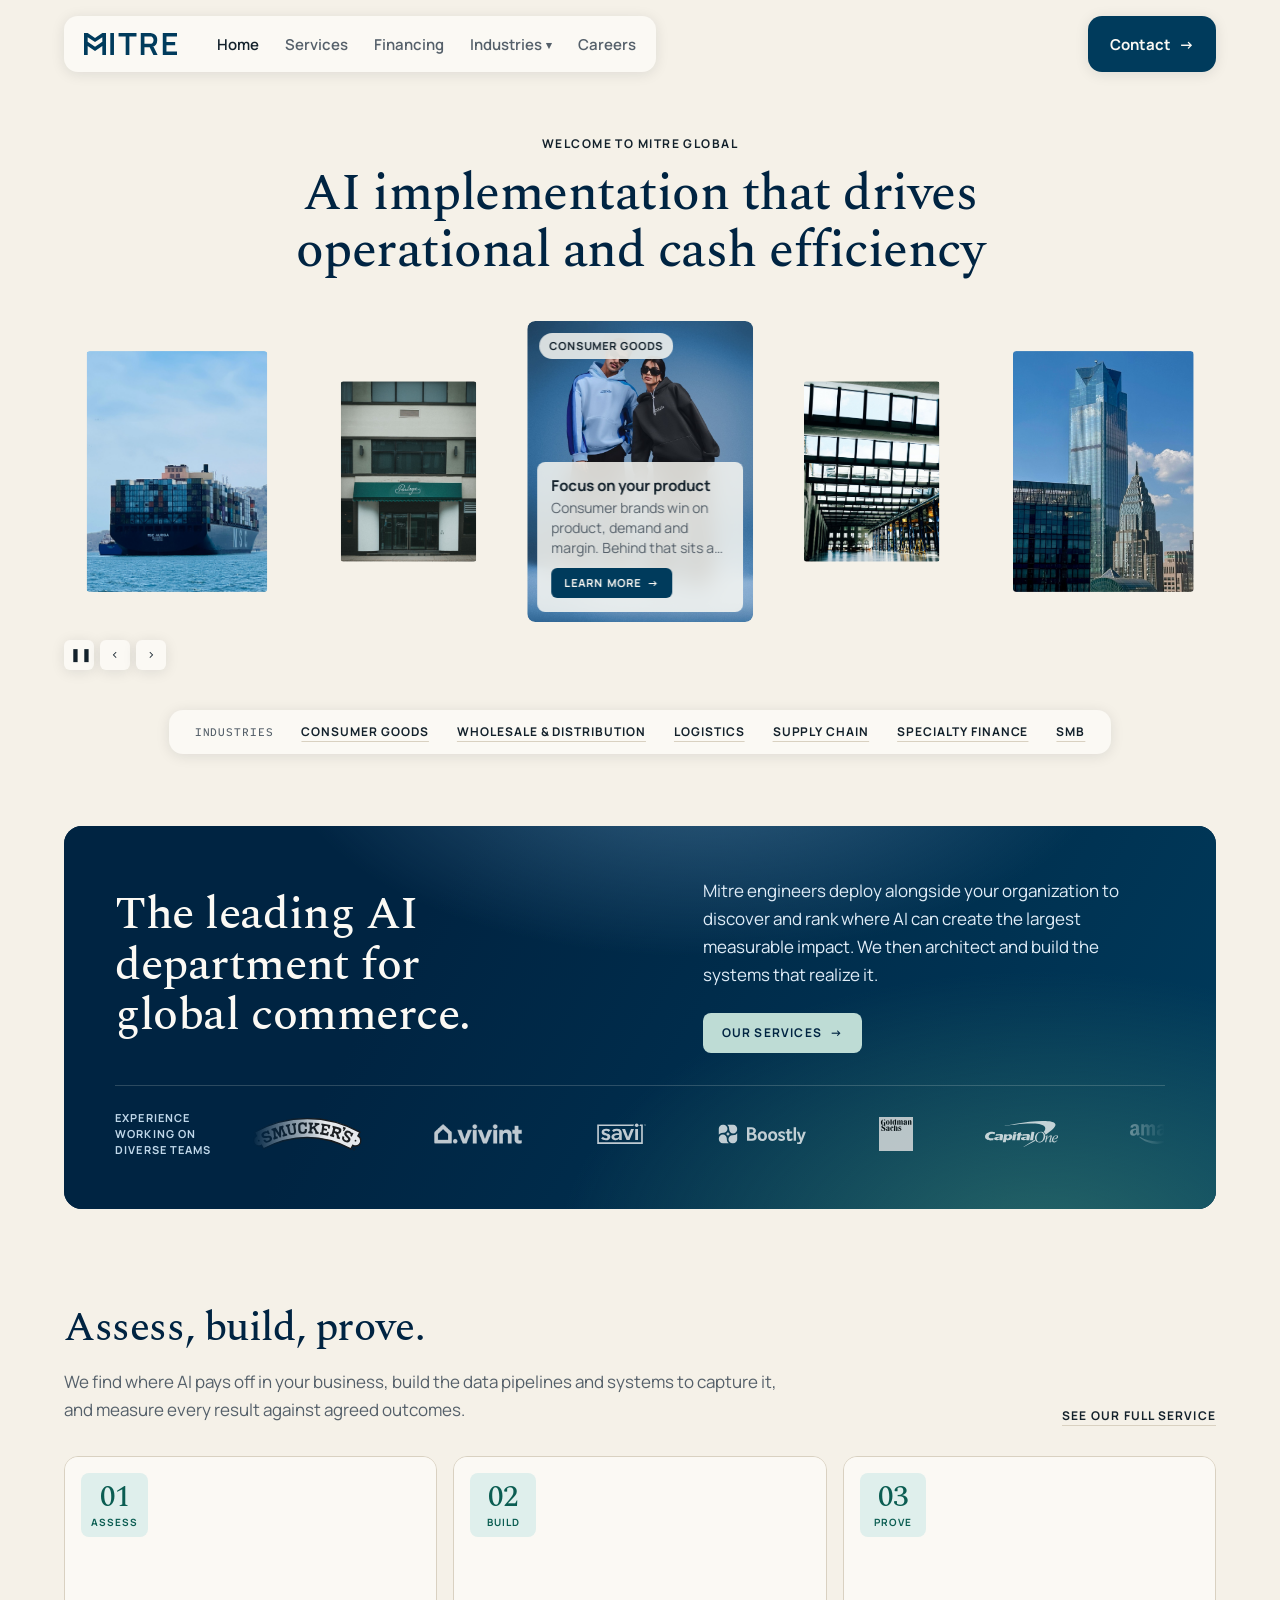
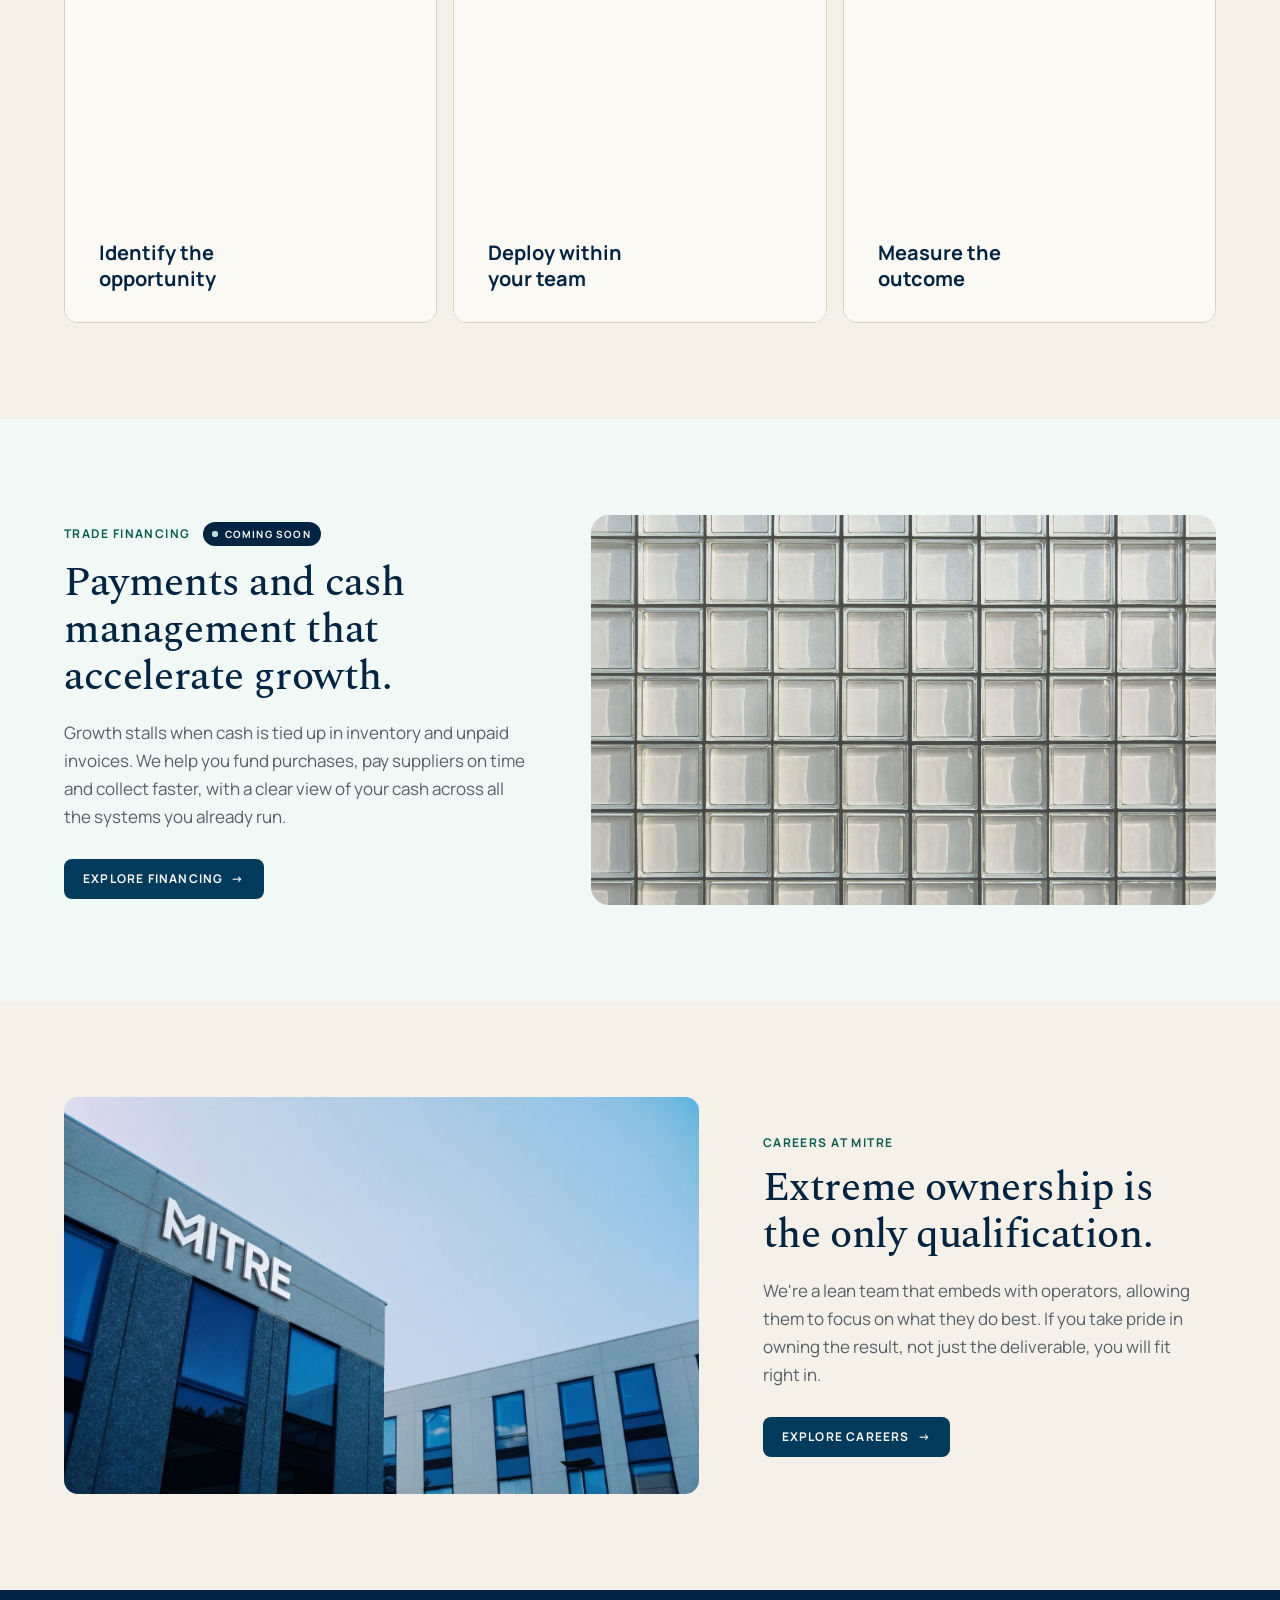
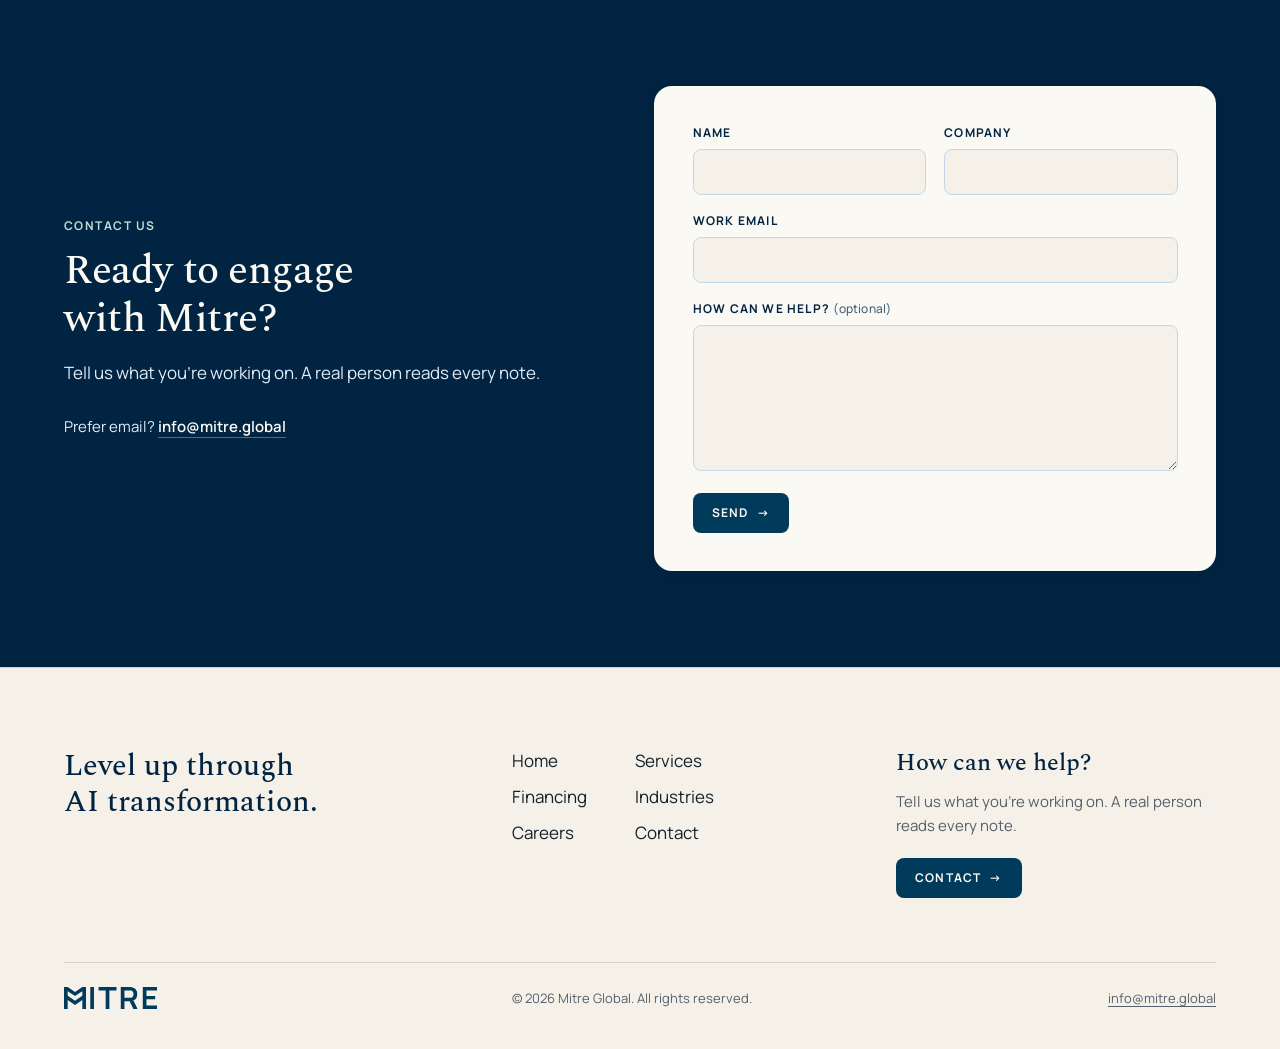
<file: index.html>
<!DOCTYPE html>
<html lang="en">
<head>
  <meta charset="UTF-8" />
  <meta name="viewport" content="width=device-width, initial-scale=1.0" />
  <title>Mitre Global | AI implementation that drives operational and cash efficiency</title>
  <link rel="canonical" href="https://mitre.global/" />
  <meta name="description" content="Mitre embeds engineers in your business to find where AI creates value and build the systems that capture it. AI implementation that drives operational and cash efficiency." />
  <meta property="og:description" content="Mitre embeds engineers in your business to find where AI creates value and build the systems that capture it. AI implementation that drives operational and cash efficiency." />
  <meta property="og:type" content="website" />
  <meta property="og:site_name" content="Mitre" />
  <meta property="og:title" content="Mitre Global | AI implementation that drives operational and cash efficiency" />
  <meta property="og:url" content="https://mitre.global/" />
  <meta name="twitter:card" content="summary" />
  <link rel="icon" type="image/svg+xml" href="/favicon.svg?v=4acdc474" />
  <link rel="icon" type="image/png" sizes="32x32" href="/favicon-32.png?v=2815bd40" />
  <link rel="apple-touch-icon" href="/apple-touch-icon.png?v=2659dbe8" />
  <link rel="preconnect" href="https://fonts.googleapis.com" />
  <link rel="preconnect" href="https://fonts.gstatic.com" crossorigin />
  <link href="https://fonts.googleapis.com/css2?family=Manrope:wght@400;600;700&amp;family=Red+Hat+Mono:wght@500&amp;family=Spectral:wght@500&amp;display=swap" rel="stylesheet" />
  <link rel="stylesheet" href="/v2/site.css?v=62d42024" />
</head>
<body>
  <header class="hdr" id="nav">
    <div class="hdr__in">
      <div class="island island--nav">
        <button class="island__menu" id="navMenu" aria-label="Menu" aria-expanded="false" aria-controls="mobileMenu">≡</button>
        <a class="island__brand" href="/"><img src="/public/brand/mitre-wordmark-blue.svg" alt="Mitre" width="101" height="24" /></a>
        <nav class="island__links" aria-label="Primary">
          <a href="/" aria-current="page">Home</a>
          <a href="/services/">Services</a>
          <a href="/financing/">Financing</a>
          <div class="island__group">
            <a class="island__parent" href="/industries/">Industries<span class="island__chev" aria-hidden="true">▾</span></a>
            <div class="island__drop">
              <ul class="island__panel" aria-label="Industries">
              <li><a href="/consumer-goods/">Consumer Goods</a></li>
              <li><a href="/wholesale-distribution/">Wholesale &amp; Distribution</a></li>
              <li><a href="/logistics/">Logistics</a></li>
              <li><a href="/supply-chain/">Supply Chain</a></li>
              <li><a href="/specialty-finance/">Specialty Finance</a></li>
              <li><a href="/smb/">SMB</a></li>
              </ul>
            </div>
          </div>
          <a href="/careers/">Careers</a>
        </nav>
      </div>
      <a class="island island--cta" href="/contact/">Contact <span aria-hidden="true">→</span></a>
    </div>
  </header>
  <nav class="mmenu" id="mobileMenu" aria-label="Menu" aria-hidden="true">
    <a href="/" aria-current="page">Home</a>
    <a href="/services/">Services</a>
    <a href="/financing/">Financing</a>
    <a href="/industries/">Industries</a>
    <div class="mmenu__sub">
      <a href="/consumer-goods/">Consumer Goods</a>
      <a href="/wholesale-distribution/">Wholesale &amp; Distribution</a>
      <a href="/logistics/">Logistics</a>
      <a href="/supply-chain/">Supply Chain</a>
      <a href="/specialty-finance/">Specialty Finance</a>
      <a href="/smb/">SMB</a>
    </div>
    <a href="/careers/">Careers</a>
    <a href="/contact/">Contact</a>
  </nav>

  <main id="page">
    <section class="hero" aria-labelledby="hero-title">
      <div class="wrap">
        <p class="eyebrow">Welcome to Mitre Global</p>
        <h1 class="h-display" id="hero-title">AI implementation that drives <br class="br-wide" />operational and cash efficiency</h1>
      </div>
      <div class="wrap car" data-carousel role="region" aria-roledescription="carousel" aria-label="Featured stories">
        <div class="car__stage">
          <div class="slide" role="group" aria-roledescription="slide" aria-label="1 of 6">
            <div class="slide__media"><img src="/assets/carousel/consumer-goods.jpg?v=839187c4" alt="Two models in oversized hoodies against a blue studio backdrop" width="733" height="1100" loading="eager" decoding="async" /></div>
            <span class="slide__chip">Consumer Goods</span>
            <div class="slide__card">
              <h2 class="slide__title">Focus on your product</h2>
              <p class="slide__desc">Consumer brands win on product, demand and margin. Behind that sits a heavy operational load: forecasting demand, managing inventory across channels, coordinating overseas suppliers and production runs, tracking landed costs, and reconciling sales from every marketplace and retailer. Mitre embeds with your team to take that work off your operators' plates, sharpen forecasting and inventory decisions, and give leadership a clear, current view of margin by product and channel.</p>
              <a class="btn btn--primary btn--sm" href="/consumer-goods/">Learn more <span aria-hidden="true">→</span></a>
            </div>
          </div>
          <div class="slide" role="group" aria-roledescription="slide" aria-label="2 of 6">
            <div class="slide__media"><img src="/assets/carousel/wholesale-distribution.jpg?v=6de558ee" alt="A long, skylit industrial hall with blue steel columns" width="733" height="1100" loading="eager" decoding="async" /></div>
            <span class="slide__chip">Wholesale &amp; Distribution</span>
            <div class="slide__card">
              <h2 class="slide__title">Win on every order</h2>
              <p class="slide__desc">Distributors win on volume at thin margins. Value comes from buying right, keeping the right stock in the right place, quoting and fulfilling orders quickly, and collecting on time. Much of that still runs on email, spreadsheets and manual order entry. Mitre works alongside your team to automate order intake and quoting, improve purchasing and replenishment decisions, and shorten the path from order to cash, so your people spend their time on customers and suppliers.</p>
              <a class="btn btn--primary btn--sm" href="/wholesale-distribution/">Learn more <span aria-hidden="true">→</span></a>
            </div>
          </div>
          <div class="slide" role="group" aria-roledescription="slide" aria-label="3 of 6">
            <div class="slide__media"><img src="/assets/carousel/specialty-finance.jpg?v=dda412d0" alt="A glass skyscraper against a blue sky" width="733" height="1100" loading="eager" decoding="async" /></div>
            <span class="slide__chip">Specialty Finance</span>
            <div class="slide__card">
              <h2 class="slide__title">Grow your book of business</h2>
              <p class="slide__desc">For factors, PO financiers and small business lenders, returns come down to how quickly and accurately you evaluate a deal, verify what stands behind it, and watch the book once it funds. Much of that still means collecting documents, spreading financials, verifying invoices and chasing collections by hand. Mitre embeds with your team to automate intake and verification, give underwriters richer data to decide on, and flag portfolio risk early, so you grow volume without adding risk or headcount.</p>
              <a class="btn btn--primary btn--sm" href="/specialty-finance/">Learn more <span aria-hidden="true">→</span></a>
            </div>
          </div>
          <div class="slide" role="group" aria-roledescription="slide" aria-label="4 of 6">
            <div class="slide__media"><img src="/assets/carousel/supply-chain.jpg?v=6a911abe" alt="Close-up of tubing and fittings on a production line" width="733" height="1100" loading="lazy" decoding="async" /></div>
            <span class="slide__chip">Supply Chain</span>
            <div class="slide__card">
              <h2 class="slide__title">Act with more insight</h2>
              <p class="slide__desc">Sourcing teams, manufacturers, and supply chain consultants and brokers create value by finding the right suppliers, negotiating cost, keeping production on schedule and managing risk across borders. That work depends on information scattered across supplier emails, purchase orders, quality reports and spreadsheets. Mitre works with your team to unify that data, automate supplier communication and PO tracking, and surface cost, lead time and risk signals early, so decisions are made with the full picture.</p>
              <a class="btn btn--primary btn--sm" href="/supply-chain/">Learn more <span aria-hidden="true">→</span></a>
            </div>
          </div>
          <div class="slide" role="group" aria-roledescription="slide" aria-label="5 of 6">
            <div class="slide__media"><img src="/assets/carousel/logistics.jpg?v=1028bf9f" alt="A fully loaded container ship at sea" width="733" height="1100" loading="lazy" decoding="async" /></div>
            <span class="slide__chip">Logistics</span>
            <div class="slide__card">
              <h2 class="slide__title">Streamline your operation</h2>
              <p class="slide__desc">For 3PLs, freight forwarders and warehouse operators, every shipment generates documents, updates and exceptions. Quoting, booking, customs paperwork, tracking, billing and customer communication absorb hours that should go to growing accounts. Mitre embeds with your operations team to automate document handling and status updates, catch exceptions before your customers do, and tighten billing so accessorials don't slip through, letting you scale volume without scaling headcount.</p>
              <a class="btn btn--primary btn--sm" href="/logistics/">Learn more <span aria-hidden="true">→</span></a>
            </div>
          </div>
          <div class="slide" role="group" aria-roledescription="slide" aria-label="6 of 6">
            <div class="slide__media"><img src="/assets/carousel/smb.jpg?v=56319113" alt="A small storefront with a green awning on a city street" width="733" height="1100" loading="lazy" decoding="async" /></div>
            <span class="slide__chip">SMB</span>
            <div class="slide__card">
              <h2 class="slide__title">Do more with less</h2>
              <p class="slide__desc">Small operators run every function with a lean team, and sales, operations, finance and customer service often sit with the same few people. Hours lost to manual work and disconnected tools come straight out of growth. Mitre works with owners and their teams to find where AI frees up the most time and money, then builds simple systems around how you already work, so you can stay focused on customers and the business itself.</p>
              <a class="btn btn--primary btn--sm" href="/smb/">Learn more <span aria-hidden="true">→</span></a>
            </div>
          </div>
        </div>
        <div class="car__ctrl">
          <button type="button" data-car-pause aria-label="Pause carousel">❚❚</button>
          <button type="button" data-car-prev aria-label="Previous slide">‹</button>
          <button type="button" data-car-next aria-label="Next slide">›</button>
        </div>
      </div>
      <div class="wrap">
      <nav class="pills" aria-label="Industries">
        <div class="pills__in">
          <span class="pills__k">Industries</span>
          <a href="/consumer-goods/">Consumer Goods</a>
          <a href="/wholesale-distribution/">Wholesale &amp; Distribution</a>
          <a href="/logistics/">Logistics</a>
          <a href="/supply-chain/">Supply Chain</a>
          <a href="/specialty-finance/">Specialty Finance</a>
          <a href="/smb/">SMB</a>
        </div>
      </nav>
      </div>
    </section>

    <section class="wrap promo" aria-labelledby="promo-title">
      <div class="promo__card">
        <div class="promo__bg" aria-hidden="true"></div>
        <h2 id="promo-title">The leading AI department for global commerce.</h2>
        <div>
          <p>Mitre engineers deploy alongside your organization to discover and rank where AI can create the largest measurable impact. We then architect and build the systems that realize&nbsp;it.</p>
          <a class="btn btn--light" href="/services/">Our services <span aria-hidden="true">→</span></a>
        </div>
        <div class="logos">
          <p class="logos__k">Experience working on diverse teams</p>
          <div class="logos__mask">
            <div class="logos__track">
              <div class="logos__row">
                <img src="/assets/logos/smuckers.svg" alt="Smucker's" class="logo--badge logo--light" loading="lazy" />
              <img src="/assets/logos/vivint.png" alt="Vivint" loading="lazy" />
              <img src="/assets/logos/savi.svg" alt="Savi" class="logo--tall" loading="lazy" />
              <img src="/assets/logos/boostly.svg" alt="Boostly" loading="lazy" />
              <img src="/assets/logos/goldman-sachs.svg" alt="Goldman Sachs" class="logo--badge" loading="lazy" />
              <img src="/assets/logos/capital-one.svg" alt="Capital One" class="logo--tall" loading="lazy" />
              <img src="/assets/logos/amazon.svg" alt="Amazon" loading="lazy" />
              <img src="/assets/logos/home-depot.svg" alt="The Home Depot" class="logo--badge" loading="lazy" />
              </div>
              <div class="logos__row" aria-hidden="true">
                <img src="/assets/logos/smuckers.svg" alt="" class="logo--badge logo--light" loading="lazy" />
              <img src="/assets/logos/vivint.png" alt="" loading="lazy" />
              <img src="/assets/logos/savi.svg" alt="" class="logo--tall" loading="lazy" />
              <img src="/assets/logos/boostly.svg" alt="" loading="lazy" />
              <img src="/assets/logos/goldman-sachs.svg" alt="" class="logo--badge" loading="lazy" />
              <img src="/assets/logos/capital-one.svg" alt="" class="logo--tall" loading="lazy" />
              <img src="/assets/logos/amazon.svg" alt="" loading="lazy" />
              <img src="/assets/logos/home-depot.svg" alt="" class="logo--badge" loading="lazy" />
              </div>
            </div>
          </div>
        </div>
      </div>
    </section>

    <section class="sec" id="offering" aria-labelledby="offer-title">
      <div class="wrap">
        <div class="sec__head">
          <div>
            <h2 class="h-section" id="offer-title">Assess, build, prove.</h2>
            <p class="lede">We find where AI pays off in your business, build the data pipelines and systems to capture it, and measure every result against agreed outcomes.</p>
          </div>
          <a class="more" href="/services/">See our full service</a>
        </div>
        <div class="cards">
        <article class="card">
          <figure class="card__vis anim anim--soft"><svg class="anim__svg ha" viewBox="0 0 400 300" role="img" aria-labelledby="ha-title"><title id="ha-title">Opportunities ranked by return, with the ones below the minimum engagement set aside.</title><defs>
                <linearGradient id="ha-g" x1="0" y1="0" x2="0" y2="1"><stop class="gl-g0" offset="0"/><stop class="gl-gm" offset=".55"/><stop class="gl-g1" offset="1"/></linearGradient>
                <linearGradient id="ha-gh" x1="0" y1="0" x2="1" y2="0"><stop class="gl-g0" offset="0"/><stop class="gl-gm" offset=".6"/><stop class="gl-g1" offset="1"/></linearGradient>
                <linearGradient id="ha-f" x1="0" y1="0" x2="0" y2="1"><stop class="gl-f0" offset="0"/><stop class="gl-f1" offset="1"/></linearGradient>
                <linearGradient id="ha-l" x1="0" y1="0" x2="1" y2="0"><stop class="gl-l0" offset="0"/><stop class="gl-l1" offset=".3"/><stop class="gl-l1" offset=".75"/><stop class="gl-l2" offset="1"/></linearGradient>
                <linearGradient id="ha-e" x1="0" y1="0" x2="1" y2="1"><stop class="gl-e0" offset="0"/><stop class="gl-e1" offset=".6"/></linearGradient>
                <linearGradient id="ha-c" x1="0" y1="0" x2="0" y2="1"><stop class="gl-c0" offset="0"/><stop class="gl-c1" offset="1"/></linearGradient>
                <filter id="ha-sh" x="-30%" y="-30%" width="160%" height="170%"><feDropShadow class="gl-sh" dx="0" dy="8" stdDeviation="8"/></filter>
              </defs><path class="an-axis" d="M58 262 H346"/><g class="hr-set"><g class="hr-col" style="--i:0;--dx:112px"><g filter="url(#ha-sh)"><rect x="70" y="55" width="40" height="207" rx="10" fill="url(#ha-g)"/><rect x="70" y="55" width="40" height="207" rx="10" fill="url(#ha-l)"/><rect x="73" y="58" width="34" height="26" rx="7" fill="url(#ha-c)"/><rect x="70" y="55" width="40" height="207" rx="10" fill="none" stroke="url(#ha-e)" stroke-width="1.5"/></g></g><g class="hr-col" style="--i:1;--dx:168px"><g filter="url(#ha-sh)"><rect x="126" y="101" width="40" height="161" rx="10" fill="url(#ha-g)"/><rect x="126" y="101" width="40" height="161" rx="10" fill="url(#ha-l)"/><rect x="129" y="104" width="34" height="26" rx="7" fill="url(#ha-c)"/><rect x="126" y="101" width="40" height="161" rx="10" fill="none" stroke="url(#ha-e)" stroke-width="1.5"/></g></g><g class="hr-col" style="--i:2;--dx:-112px"><g filter="url(#ha-sh)"><rect x="182" y="135.5" width="40" height="126.5" rx="10" fill="url(#ha-g)"/><rect x="182" y="135.5" width="40" height="126.5" rx="10" fill="url(#ha-l)"/><rect x="185" y="138.5" width="34" height="26" rx="7" fill="url(#ha-c)"/><rect x="182" y="135.5" width="40" height="126.5" rx="10" fill="none" stroke="url(#ha-e)" stroke-width="1.5"/></g></g><g class="hr-col" style="--i:3;--dx:0px"><g filter="url(#ha-sh)"><rect x="238" y="188.39999999999998" width="40" height="73.60000000000001" rx="10" fill="url(#ha-g)"/><rect x="238" y="188.39999999999998" width="40" height="73.60000000000001" rx="10" fill="url(#ha-l)"/><rect x="241" y="191.39999999999998" width="34" height="24.533333333333335" rx="7" fill="url(#ha-c)"/><rect x="238" y="188.39999999999998" width="40" height="73.60000000000001" rx="10" fill="none" stroke="url(#ha-e)" stroke-width="1.5"/></g><g class="hr-frost"><g filter="url(#ha-sh)"><rect x="238" y="188.39999999999998" width="40" height="73.60000000000001" rx="10" fill="url(#ha-f)"/><rect x="238" y="188.39999999999998" width="40" height="73.60000000000001" rx="10" fill="url(#ha-l)"/><rect x="241" y="191.39999999999998" width="34" height="24.533333333333335" rx="7" fill="url(#ha-c)"/><rect x="238" y="188.39999999999998" width="40" height="73.60000000000001" rx="10" fill="none" stroke="url(#ha-e)" stroke-width="1.5"/></g></g></g><g class="hr-col" style="--i:4;--dx:-168px"><g filter="url(#ha-sh)"><rect x="294" y="216" width="40" height="46" rx="10" fill="url(#ha-g)"/><rect x="294" y="216" width="40" height="46" rx="10" fill="url(#ha-l)"/><rect x="297" y="219" width="34" height="15.333333333333334" rx="7" fill="url(#ha-c)"/><rect x="294" y="216" width="40" height="46" rx="10" fill="none" stroke="url(#ha-e)" stroke-width="1.5"/></g><g class="hr-frost"><g filter="url(#ha-sh)"><rect x="294" y="216" width="40" height="46" rx="10" fill="url(#ha-f)"/><rect x="294" y="216" width="40" height="46" rx="10" fill="url(#ha-l)"/><rect x="297" y="219" width="34" height="15.333333333333334" rx="7" fill="url(#ha-c)"/><rect x="294" y="216" width="40" height="46" rx="10" fill="none" stroke="url(#ha-e)" stroke-width="1.5"/></g></g></g></g><path class="an-min" d="M58 170 H346"/><circle class="an-live" cx="58" cy="170" r="4.5"/></svg></figure>
          <div class="card__chip"><b>01</b><span>Assess</span></div>
          <div class="card__panel">
            <div class="card__head">
              <h3>Identify the opportunity</h3>
              <a class="btn btn--primary btn--sm card__go" href="/services/">Services <span aria-hidden="true">→</span></a>
            </div>
            <div class="card__more"><div>
              <p>We map where time and money go, rank every opportunity by its return, and agree on the outcomes we'll be measured by.</p>
            </div></div>
          </div>
        </article>
        <article class="card">
          <figure class="card__vis anim anim--soft"><svg class="anim__svg hb" viewBox="0 0 400 300" role="img" aria-labelledby="hb-title"><title id="hb-title">Agents, workflows, software and reporting built out from one data layer.</title><defs>
                <linearGradient id="hb-g" x1="0" y1="0" x2="0" y2="1"><stop class="gl-g0" offset="0"/><stop class="gl-gm" offset=".55"/><stop class="gl-g1" offset="1"/></linearGradient>
                <linearGradient id="hb-gh" x1="0" y1="0" x2="1" y2="0"><stop class="gl-g0" offset="0"/><stop class="gl-gm" offset=".6"/><stop class="gl-g1" offset="1"/></linearGradient>
                <linearGradient id="hb-f" x1="0" y1="0" x2="0" y2="1"><stop class="gl-f0" offset="0"/><stop class="gl-f1" offset="1"/></linearGradient>
                <linearGradient id="hb-l" x1="0" y1="0" x2="1" y2="0"><stop class="gl-l0" offset="0"/><stop class="gl-l1" offset=".3"/><stop class="gl-l1" offset=".75"/><stop class="gl-l2" offset="1"/></linearGradient>
                <linearGradient id="hb-e" x1="0" y1="0" x2="1" y2="1"><stop class="gl-e0" offset="0"/><stop class="gl-e1" offset=".6"/></linearGradient>
                <linearGradient id="hb-c" x1="0" y1="0" x2="0" y2="1"><stop class="gl-c0" offset="0"/><stop class="gl-c1" offset="1"/></linearGradient>
                <filter id="hb-sh" x="-30%" y="-30%" width="160%" height="170%"><feDropShadow class="gl-sh" dx="0" dy="8" stdDeviation="8"/></filter>
              </defs><g filter="url(#hb-sh)"><rect x="40" y="244" width="320" height="40" rx="14" fill="url(#hb-gh)"/><rect x="40" y="244" width="320" height="40" rx="14" fill="url(#hb-l)"/><rect x="43" y="247" width="314" height="13.333333333333334" rx="11" fill="url(#hb-c)"/><rect x="40" y="244" width="320" height="40" rx="14" fill="none" stroke="url(#hb-e)" stroke-width="1.5"/></g><path class="an-link an-link--strong" d="M126 244 C126 230 116 232 116 218"/><path class="an-link an-link--strong" d="M274 244 C274 230 284 232 284 218"/><path class="an-link an-link--strong" d="M194 244 C194 142 156 136 156 110"/><path class="an-link an-link--strong" d="M206 244 C206 142 244 136 244 110"/><path class="an-flow a-flow" pathLength="1" d="M126 244 C126 230 116 232 116 218" style="--d:0.8s"/><path class="an-flow a-flow" pathLength="1" d="M274 244 C274 230 284 232 284 218" style="--d:1.5s"/><path class="an-flow a-flow" pathLength="1" d="M194 244 C194 142 156 136 156 110" style="--d:2.2s"/><path class="an-flow a-flow" pathLength="1" d="M206 244 C206 142 244 136 244 110" style="--d:2.9s"/><circle class="an-node" cx="126.0" cy="244" r="4.5"/><circle class="an-node" cx="274.0" cy="244" r="4.5"/><circle class="an-node" cx="194.0" cy="244" r="4.5"/><circle class="an-node" cx="206.0" cy="244" r="4.5"/><g><g filter="url(#hb-sh)"><rect x="56" y="158" width="120" height="60" rx="14" fill="url(#hb-f)"/><rect x="56" y="158" width="120" height="60" rx="14" fill="url(#hb-l)"/><rect x="59" y="161" width="114" height="20.0" rx="11" fill="url(#hb-c)"/><rect x="56" y="158" width="120" height="60" rx="14" fill="none" stroke="url(#hb-e)" stroke-width="1.5"/></g><g><g filter="url(#hb-sh)"><rect x="68" y="170" width="36" height="36" rx="10" fill="url(#hb-g)"/><rect x="68" y="170" width="36" height="36" rx="10" fill="url(#hb-l)"/><rect x="71" y="173" width="30" height="12.0" rx="7" fill="url(#hb-c)"/><rect x="68" y="170" width="36" height="36" rx="10" fill="none" stroke="url(#hb-e)" stroke-width="1.5"/></g></g><g class="an-ico an-ico--on" transform="translate(76 178) scale(0.8333333333333334)"><path d="M12 3l2 5.5L19.5 10 14 12l-2 5.5L10 12 4.5 10 10 8.5z"/><path d="M19 16l.8 2 2 .8-2 .8-.8 2-.8-2-2-.8 2-.8z"/></g><rect class="an-docline" x="116" y="178" width="44" height="6" rx="3"/><rect class="an-docline" x="116" y="192" width="28" height="6" rx="3"/><circle class="an-live amb-glow" cx="162" cy="172" r="4" style="--d:0s"/></g><g><g filter="url(#hb-sh)"><rect x="224" y="158" width="120" height="60" rx="14" fill="url(#hb-f)"/><rect x="224" y="158" width="120" height="60" rx="14" fill="url(#hb-l)"/><rect x="227" y="161" width="114" height="20.0" rx="11" fill="url(#hb-c)"/><rect x="224" y="158" width="120" height="60" rx="14" fill="none" stroke="url(#hb-e)" stroke-width="1.5"/></g><g><g filter="url(#hb-sh)"><rect x="236" y="170" width="36" height="36" rx="10" fill="url(#hb-g)"/><rect x="236" y="170" width="36" height="36" rx="10" fill="url(#hb-l)"/><rect x="239" y="173" width="30" height="12.0" rx="7" fill="url(#hb-c)"/><rect x="236" y="170" width="36" height="36" rx="10" fill="none" stroke="url(#hb-e)" stroke-width="1.5"/></g></g><g class="an-ico an-ico--on" transform="translate(244 178) scale(0.8333333333333334)"><circle cx="5" cy="6" r="2.5"/><circle cx="19" cy="6" r="2.5"/><circle cx="12" cy="18" r="2.5"/><path d="M7.5 6h9M6.5 8.2l4.2 7.6M17.5 8.2l-4.2 7.6"/></g><rect class="an-docline" x="284" y="178" width="44" height="6" rx="3"/><rect class="an-docline" x="284" y="192" width="28" height="6" rx="3"/><circle class="an-live amb-glow" cx="330" cy="172" r="4" style="--d:0.6s"/></g><g><g filter="url(#hb-sh)"><rect x="56" y="50" width="120" height="60" rx="14" fill="url(#hb-f)"/><rect x="56" y="50" width="120" height="60" rx="14" fill="url(#hb-l)"/><rect x="59" y="53" width="114" height="20.0" rx="11" fill="url(#hb-c)"/><rect x="56" y="50" width="120" height="60" rx="14" fill="none" stroke="url(#hb-e)" stroke-width="1.5"/></g><g><g filter="url(#hb-sh)"><rect x="68" y="62" width="36" height="36" rx="10" fill="url(#hb-g)"/><rect x="68" y="62" width="36" height="36" rx="10" fill="url(#hb-l)"/><rect x="71" y="65" width="30" height="12.0" rx="7" fill="url(#hb-c)"/><rect x="68" y="62" width="36" height="36" rx="10" fill="none" stroke="url(#hb-e)" stroke-width="1.5"/></g></g><g class="an-ico an-ico--on" transform="translate(76 70) scale(0.8333333333333334)"><rect x="3" y="4" width="18" height="16" rx="2"/><path d="M3 9h18M7 13h6M7 16h4"/></g><rect class="an-docline" x="116" y="70" width="44" height="6" rx="3"/><rect class="an-docline" x="116" y="84" width="28" height="6" rx="3"/><circle class="an-live amb-glow" cx="162" cy="64" r="4" style="--d:1.2s"/></g><g><g filter="url(#hb-sh)"><rect x="224" y="50" width="120" height="60" rx="14" fill="url(#hb-f)"/><rect x="224" y="50" width="120" height="60" rx="14" fill="url(#hb-l)"/><rect x="227" y="53" width="114" height="20.0" rx="11" fill="url(#hb-c)"/><rect x="224" y="50" width="120" height="60" rx="14" fill="none" stroke="url(#hb-e)" stroke-width="1.5"/></g><g><g filter="url(#hb-sh)"><rect x="236" y="62" width="36" height="36" rx="10" fill="url(#hb-g)"/><rect x="236" y="62" width="36" height="36" rx="10" fill="url(#hb-l)"/><rect x="239" y="65" width="30" height="12.0" rx="7" fill="url(#hb-c)"/><rect x="236" y="62" width="36" height="36" rx="10" fill="none" stroke="url(#hb-e)" stroke-width="1.5"/></g></g><g class="an-ico an-ico--on" transform="translate(244 70) scale(0.8333333333333334)"><path d="M5 20v-8M12 20V5M19 20v-5"/></g><rect class="an-docline" x="284" y="70" width="44" height="6" rx="3"/><rect class="an-docline" x="284" y="84" width="28" height="6" rx="3"/><circle class="an-live amb-glow" cx="330" cy="64" r="4" style="--d:1.8s"/></g></svg></figure>
          <div class="card__chip"><b>02</b><span>Build</span></div>
          <div class="card__panel">
            <div class="card__head">
              <h3>Deploy within your team</h3>
              <a class="btn btn--primary btn--sm card__go" href="/services/">Services <span aria-hidden="true">→</span></a>
            </div>
            <div class="card__more"><div>
              <p>We unify your data, then embed with your team to build the agents, workflows and software in your proposal, and stay through adoption.</p>
            </div></div>
          </div>
        </article>
        <article class="card">
          <figure class="card__vis anim anim--soft"><svg class="anim__svg hp" viewBox="0 0 400 300" role="img" aria-labelledby="hp-title"><title id="hp-title">Time saved, cost savings and new insight, each measured above its baseline.</title><defs>
                <linearGradient id="hp-g" x1="0" y1="0" x2="0" y2="1"><stop class="gl-g0" offset="0"/><stop class="gl-gm" offset=".55"/><stop class="gl-g1" offset="1"/></linearGradient>
                <linearGradient id="hp-gh" x1="0" y1="0" x2="1" y2="0"><stop class="gl-g0" offset="0"/><stop class="gl-gm" offset=".6"/><stop class="gl-g1" offset="1"/></linearGradient>
                <linearGradient id="hp-f" x1="0" y1="0" x2="0" y2="1"><stop class="gl-f0" offset="0"/><stop class="gl-f1" offset="1"/></linearGradient>
                <linearGradient id="hp-l" x1="0" y1="0" x2="1" y2="0"><stop class="gl-l0" offset="0"/><stop class="gl-l1" offset=".3"/><stop class="gl-l1" offset=".75"/><stop class="gl-l2" offset="1"/></linearGradient>
                <linearGradient id="hp-e" x1="0" y1="0" x2="1" y2="1"><stop class="gl-e0" offset="0"/><stop class="gl-e1" offset=".6"/></linearGradient>
                <linearGradient id="hp-c" x1="0" y1="0" x2="0" y2="1"><stop class="gl-c0" offset="0"/><stop class="gl-c1" offset="1"/></linearGradient>
                <filter id="hp-sh" x="-30%" y="-30%" width="160%" height="170%"><feDropShadow class="gl-sh" dx="0" dy="8" stdDeviation="8"/></filter>
              </defs><rect class="an-docline" x="36" y="32" width="70" height="7" rx="3.5"/><rect class="an-rail" x="36" y="58" width="282" height="18" rx="9"/><g class="amb-x" style="--d:0s"><g filter="url(#hp-sh)"><rect x="36" y="58" width="242.52" height="18" rx="9" fill="url(#hp-gh)"/><rect x="36" y="58" width="242.52" height="18" rx="9" fill="url(#hp-l)"/><rect x="39" y="61" width="236.52" height="6.0" rx="6" fill="url(#hp-c)"/><rect x="36" y="58" width="242.52" height="18" rx="9" fill="none" stroke="url(#hp-e)" stroke-width="1.5"/></g></g><path class="an-tick" d="M154.44 50 V84"/><circle class="an-ok" cx="348" cy="67" r="12"/><g class="an-ico an-ico--on" transform="translate(340 59) scale(0.6666666666666666)"><path d="M5 12.5l4.5 4.5L19 7.5"/></g><rect class="an-docline" x="36" y="110" width="92" height="7" rx="3.5"/><rect class="an-rail" x="36" y="136" width="282" height="18" rx="9"/><g class="amb-x" style="--d:0.7s"><g filter="url(#hp-sh)"><rect x="36" y="136" width="203.04" height="18" rx="9" fill="url(#hp-gh)"/><rect x="36" y="136" width="203.04" height="18" rx="9" fill="url(#hp-l)"/><rect x="39" y="139" width="197.04" height="6.0" rx="6" fill="url(#hp-c)"/><rect x="36" y="136" width="203.04" height="18" rx="9" fill="none" stroke="url(#hp-e)" stroke-width="1.5"/></g></g><path class="an-tick" d="M154.44 128 V162"/><circle class="an-ok" cx="348" cy="145" r="12"/><g class="an-ico an-ico--on" transform="translate(340 137) scale(0.6666666666666666)"><path d="M5 12.5l4.5 4.5L19 7.5"/></g><rect class="an-docline" x="36" y="188" width="80" height="7" rx="3.5"/><rect class="an-rail" x="36" y="214" width="282" height="18" rx="9"/><g class="amb-x" style="--d:1.4s"><g filter="url(#hp-sh)"><rect x="36" y="214" width="259.44" height="18" rx="9" fill="url(#hp-gh)"/><rect x="36" y="214" width="259.44" height="18" rx="9" fill="url(#hp-l)"/><rect x="39" y="217" width="253.44" height="6.0" rx="6" fill="url(#hp-c)"/><rect x="36" y="214" width="259.44" height="18" rx="9" fill="none" stroke="url(#hp-e)" stroke-width="1.5"/></g></g><path class="an-tick" d="M154.44 206 V240"/><circle class="an-ok" cx="348" cy="223" r="12"/><g class="an-ico an-ico--on" transform="translate(340 215) scale(0.6666666666666666)"><path d="M5 12.5l4.5 4.5L19 7.5"/></g></svg></figure>
          <div class="card__chip"><b>03</b><span>Prove</span></div>
          <div class="card__panel">
            <div class="card__head">
              <h3>Measure the outcome</h3>
              <a class="btn btn--primary btn--sm card__go" href="/services/">Services <span aria-hidden="true">→</span></a>
            </div>
            <div class="card__more"><div>
              <p>Every system is measured against the outcomes agreed up front, with a regular scorecard of hours saved, costs cut and insight gained.</p>
            </div></div>
          </div>
        </article>
        </div>
      </div>
    </section>

    <section class="feature" aria-labelledby="feature-title">
      <div class="wrap feature__in">
        <div>
          <p class="eyebrow eyebrow--row">Trade Financing <span class="badge"><span class="badge__dot" aria-hidden="true"></span>Coming soon</span></p>
          <h2 class="h-section" id="feature-title">Payments and cash management that accelerate growth.</h2>
          <p class="lede">Growth stalls when cash is tied up in inventory and unpaid invoices. We help you fund purchases, pay suppliers on time and collect faster, with a clear view of your cash across all the systems you already run.</p>
          <a class="btn btn--primary" href="/financing/">Explore Financing <span aria-hidden="true">→</span></a>
        </div>
        <img class="feature__vis feature__img" src="/assets/photos/glass-blocks.jpg?v=37e01473" alt="A wall of glass blocks lit softly from behind" width="2000" height="1333" loading="lazy" decoding="async" />
      </div>
    </section>

    <section class="sec" aria-labelledby="promise-title">
      <div class="wrap split">
        <img class="split__ph split__img" src="/assets/photos/mitre-building.jpg?v=0d039ad8" alt="The Mitre logo on the front of an office building against a blue sky" width="1600" height="1066" loading="lazy" decoding="async" />
        <div>
          <p class="eyebrow">Careers at Mitre</p>
          <h2 class="h-section" id="promise-title">Extreme ownership is the only qualification.</h2>
          <p class="lede">We're a lean team that embeds with operators, allowing them to focus on what they do best. If you take pride in owning the result, not just the deliverable, you will fit right in.</p>
          <a class="btn btn--primary" href="/careers/">Explore Careers <span aria-hidden="true">→</span></a>
        </div>
      </div>
    </section>

    <section class="reach" id="contact" aria-labelledby="reach-title">
      <div class="wrap reach__in">
        <div class="reach__txt">
          <p class="eyebrow">Contact us</p>
          <h2 class="h-section" id="reach-title">Ready to engage with Mitre?</h2>
          <p class="lede">Tell us what you're working on. A real person reads every note.</p>
          <p class="reach__alt">Prefer email? <a class="reach__mail" href="mailto:info@mitre.global">info@mitre.global</a></p>
        </div>
        <form class="form" data-lead-form="https://script.google.com/macros/s/AKfycbzndSovCUsRlUzlvAE9N_1Qu8-oQ8eQlys31hT71fkJ3C6FxKIMhEebZtipMYPrRMc/exec" novalidate>
          <div class="form__row">
            <label class="field"><span class="field__label">Name</span>
              <input class="field__input" name="name" autocomplete="name" required></label>
            <label class="field"><span class="field__label">Company</span>
              <input class="field__input" name="company" autocomplete="organization" required></label>
          </div>
          <label class="field"><span class="field__label">Work email</span>
            <input class="field__input" type="email" name="email" autocomplete="email" required></label>
          <label class="field"><span class="field__label">How can we help? <span class="field__opt">(optional)</span></span>
            <textarea class="field__input field__input--area" name="message" rows="5"></textarea></label>
          <input type="text" name="website" tabindex="-1" autocomplete="off" aria-hidden="true" style="position:absolute;left:-9999px;width:1px;height:1px;opacity:0">
          <div class="form__foot">
            <button class="btn btn--primary" type="submit">Send <span aria-hidden="true">→</span></button>
            <p class="form__status" role="status" aria-live="polite"></p>
          </div>
        </form>
      </div>
    </section>
  </main>

  <footer class="foot">
    <div class="wrap">
      <div class="foot__top">
        <p class="foot__tag">Level up through AI transformation.</p>
        <nav class="foot__nav" aria-label="Footer">
          <a href="/">Home</a>
          <a href="/services/">Services</a>
          <a href="/financing/">Financing</a>
          <a href="/industries/">Industries</a>
          <a href="/careers/">Careers</a>
          <a href="/contact/">Contact</a>
        </nav>
        <div class="foot__help">
          <h3>How can we help?</h3>
          <p>Tell us what you're working on. A real person reads every note.</p>
          <a class="btn btn--primary" href="/contact/">Contact <span aria-hidden="true">→</span></a>
        </div>
      </div>
      <div class="foot__bot">
        <a href="/"><img src="/public/brand/mitre-wordmark-blue.svg" alt="Mitre" width="101" height="24" /></a>
        <span>© 2026 Mitre Global. All rights reserved.</span>
        <a href="mailto:info@mitre.global">info@mitre.global</a>
      </div>
    </div>
  </footer>
  <script src="/v2/site.js?v=ba3729e0"></script>
</body>
</html>
</file>
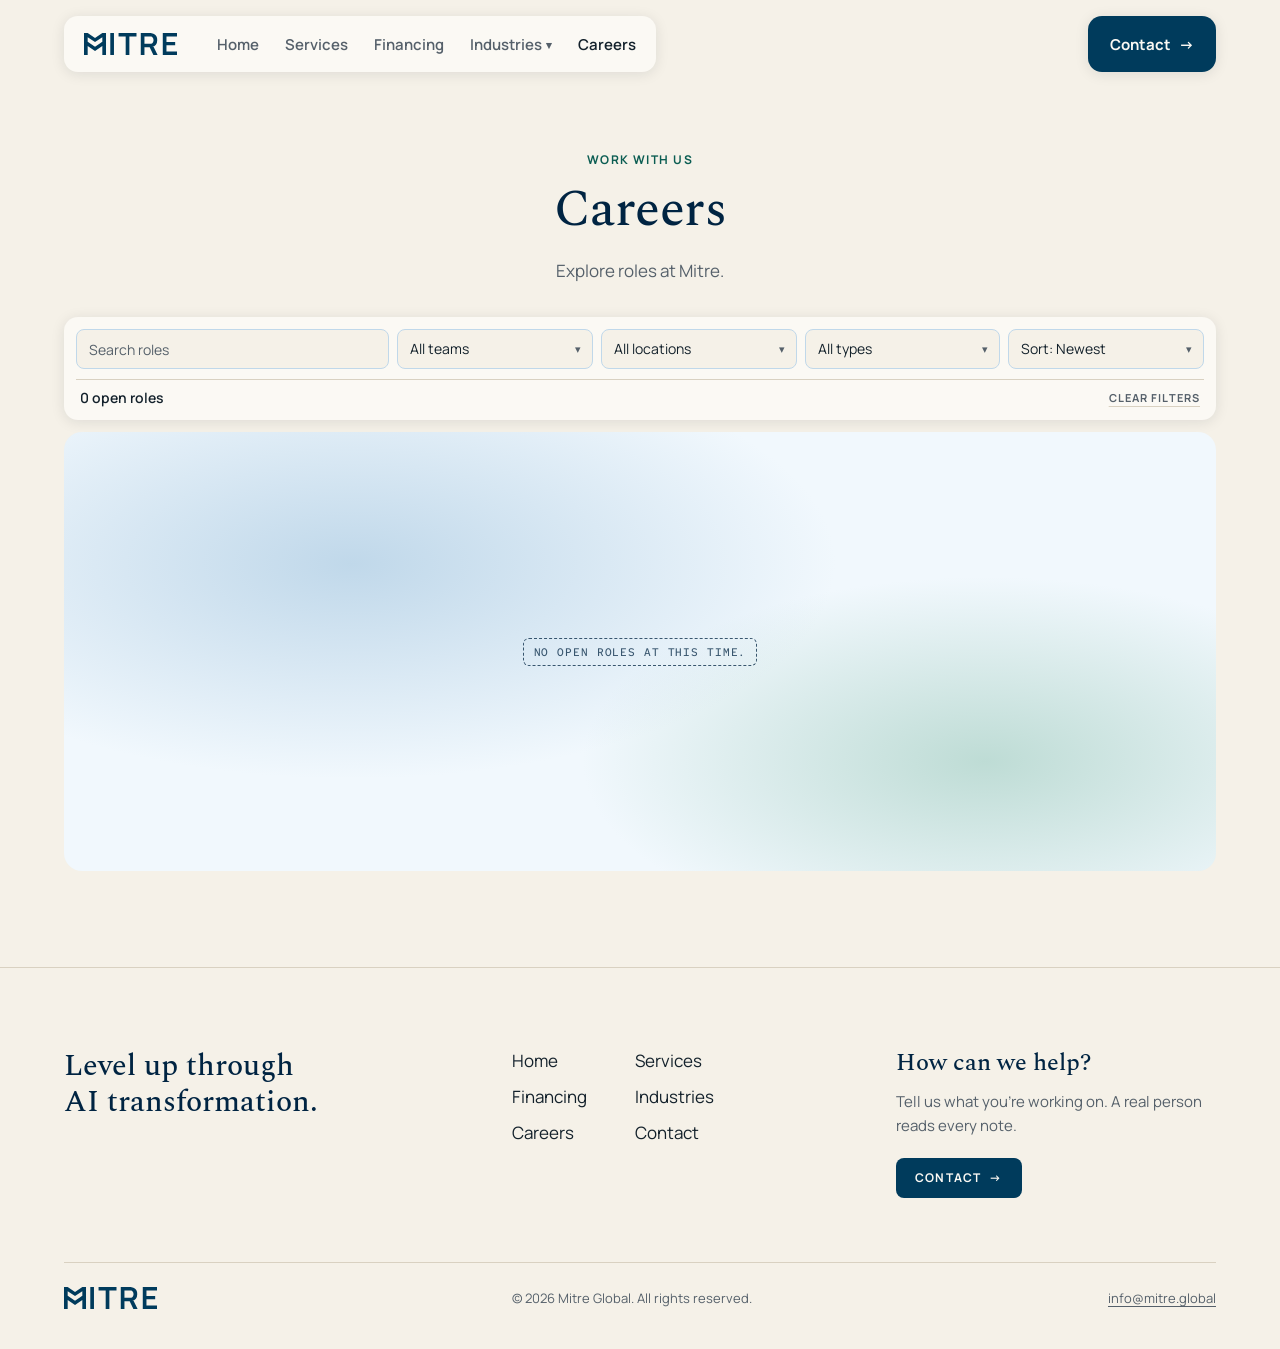
<file: careers/index.html>
<!DOCTYPE html>
<html lang="en">
<head>
  <meta charset="UTF-8" />
  <meta name="robots" content="noindex" />
  <meta name="viewport" content="width=device-width, initial-scale=1.0" />
  <title>Careers | Mitre</title>
  <link rel="canonical" href="https://mitre.global/careers/" />
  <meta property="og:type" content="website" />
  <meta property="og:site_name" content="Mitre" />
  <meta property="og:title" content="Careers | Mitre" />
  <meta property="og:url" content="https://mitre.global/careers/" />
  <meta name="twitter:card" content="summary" />
  <link rel="icon" type="image/svg+xml" href="/favicon.svg?v=4acdc474" />
  <link rel="icon" type="image/png" sizes="32x32" href="/favicon-32.png?v=2815bd40" />
  <link rel="apple-touch-icon" href="/apple-touch-icon.png?v=2659dbe8" />
  <link rel="preconnect" href="https://fonts.googleapis.com" />
  <link rel="preconnect" href="https://fonts.gstatic.com" crossorigin />
  <link href="https://fonts.googleapis.com/css2?family=Manrope:wght@400;600;700&amp;family=Red+Hat+Mono:wght@500&amp;family=Spectral:wght@500&amp;display=swap" rel="stylesheet" />
  <link rel="stylesheet" href="/v2/site.css?v=62d42024" />
</head>
<body>
  <header class="hdr" id="nav">
    <div class="hdr__in">
      <div class="island island--nav">
        <button class="island__menu" id="navMenu" aria-label="Menu" aria-expanded="false" aria-controls="mobileMenu">≡</button>
        <a class="island__brand" href="/"><img src="/public/brand/mitre-wordmark-blue.svg" alt="Mitre" width="101" height="24" /></a>
        <nav class="island__links" aria-label="Primary">
          <a href="/">Home</a>
          <a href="/services/">Services</a>
          <a href="/financing/">Financing</a>
          <div class="island__group">
            <a class="island__parent" href="/industries/">Industries<span class="island__chev" aria-hidden="true">▾</span></a>
            <div class="island__drop">
              <ul class="island__panel" aria-label="Industries">
              <li><a href="/consumer-goods/">Consumer Goods</a></li>
              <li><a href="/wholesale-distribution/">Wholesale &amp; Distribution</a></li>
              <li><a href="/logistics/">Logistics</a></li>
              <li><a href="/supply-chain/">Supply Chain</a></li>
              <li><a href="/specialty-finance/">Specialty Finance</a></li>
              <li><a href="/smb/">SMB</a></li>
              </ul>
            </div>
          </div>
          <a href="/careers/" aria-current="page">Careers</a>
        </nav>
      </div>
      <a class="island island--cta" href="/contact/">Contact <span aria-hidden="true">→</span></a>
    </div>
  </header>
  <nav class="mmenu" id="mobileMenu" aria-label="Menu" aria-hidden="true">
    <a href="/">Home</a>
    <a href="/services/">Services</a>
    <a href="/financing/">Financing</a>
    <a href="/industries/">Industries</a>
    <div class="mmenu__sub">
      <a href="/consumer-goods/">Consumer Goods</a>
      <a href="/wholesale-distribution/">Wholesale &amp; Distribution</a>
      <a href="/logistics/">Logistics</a>
      <a href="/supply-chain/">Supply Chain</a>
      <a href="/specialty-finance/">Specialty Finance</a>
      <a href="/smb/">SMB</a>
    </div>
    <a href="/careers/" aria-current="page">Careers</a>
    <a href="/contact/">Contact</a>
  </nav>

  <main id="page">
    <section class="phero">
      <div class="wrap">
        <p class="eyebrow">Work with us</p>
        <h1 class="h-display">Careers</h1>
        <p class="lede">Explore roles at Mitre.</p>
      </div>
    </section>
    <section class="sec" style="padding-top:0">
      <div class="wrap">
        <form class="jobfilter" data-jobfilter role="search" aria-label="Filter open roles" onsubmit="return false">
          <div class="jobfilter__row">
            <input class="filter__input filter--search" type="search" name="q" placeholder="Search roles" aria-label="Search roles" autocomplete="off" />
            <span class="filter__select"><select name="team" aria-label="Team"><option value="">All teams</option><option value="engineering">Engineering</option><option value="strategy">Strategy</option><option value="operations">Operations</option></select></span>
            <span class="filter__select"><select name="location" aria-label="Location"><option value="">All locations</option><option value="on-site">On site</option><option value="hybrid">Hybrid</option><option value="remote">Remote</option></select></span>
            <span class="filter__select"><select name="type" aria-label="Type"><option value="">All types</option><option value="full-time">Full-time</option><option value="contract">Contract</option><option value="internship">Internship</option></select></span>
            <span class="filter__select"><select name="sort" aria-label="Sort by"><option value="newest">Sort: Newest</option><option value="title">Sort: Title A to Z</option></select></span>
          </div>
          <div class="jobfilter__bar">
            <p class="jobfilter__count" role="status" aria-live="polite"><span data-job-count>0</span> open <span data-job-noun>roles</span></p>
            <button type="reset" class="jobfilter__reset">Clear filters</button>
          </div>
        </form>
        <ul class="jobs" data-jobs aria-label="Open roles"></ul>
<div class="ph ph--anim phero__ph" role="img" aria-label="No open roles at this time."><span class="ph__label">No open roles at this time.</span></div></div>
    </section>
  </main>

  <footer class="foot">
    <div class="wrap">
      <div class="foot__top">
        <p class="foot__tag">Level up through AI transformation.</p>
        <nav class="foot__nav" aria-label="Footer">
          <a href="/">Home</a>
          <a href="/services/">Services</a>
          <a href="/financing/">Financing</a>
          <a href="/industries/">Industries</a>
          <a href="/careers/">Careers</a>
          <a href="/contact/">Contact</a>
        </nav>
        <div class="foot__help">
          <h3>How can we help?</h3>
          <p>Tell us what you're working on. A real person reads every note.</p>
          <a class="btn btn--primary" href="/contact/">Contact <span aria-hidden="true">→</span></a>
        </div>
      </div>
      <div class="foot__bot">
        <a href="/"><img src="/public/brand/mitre-wordmark-blue.svg" alt="Mitre" width="101" height="24" /></a>
        <span>© 2026 Mitre Global. All rights reserved.</span>
        <a href="mailto:info@mitre.global">info@mitre.global</a>
      </div>
    </div>
  </footer>
  <script src="/v2/site.js?v=ba3729e0"></script>
</body>
</html>
</file>
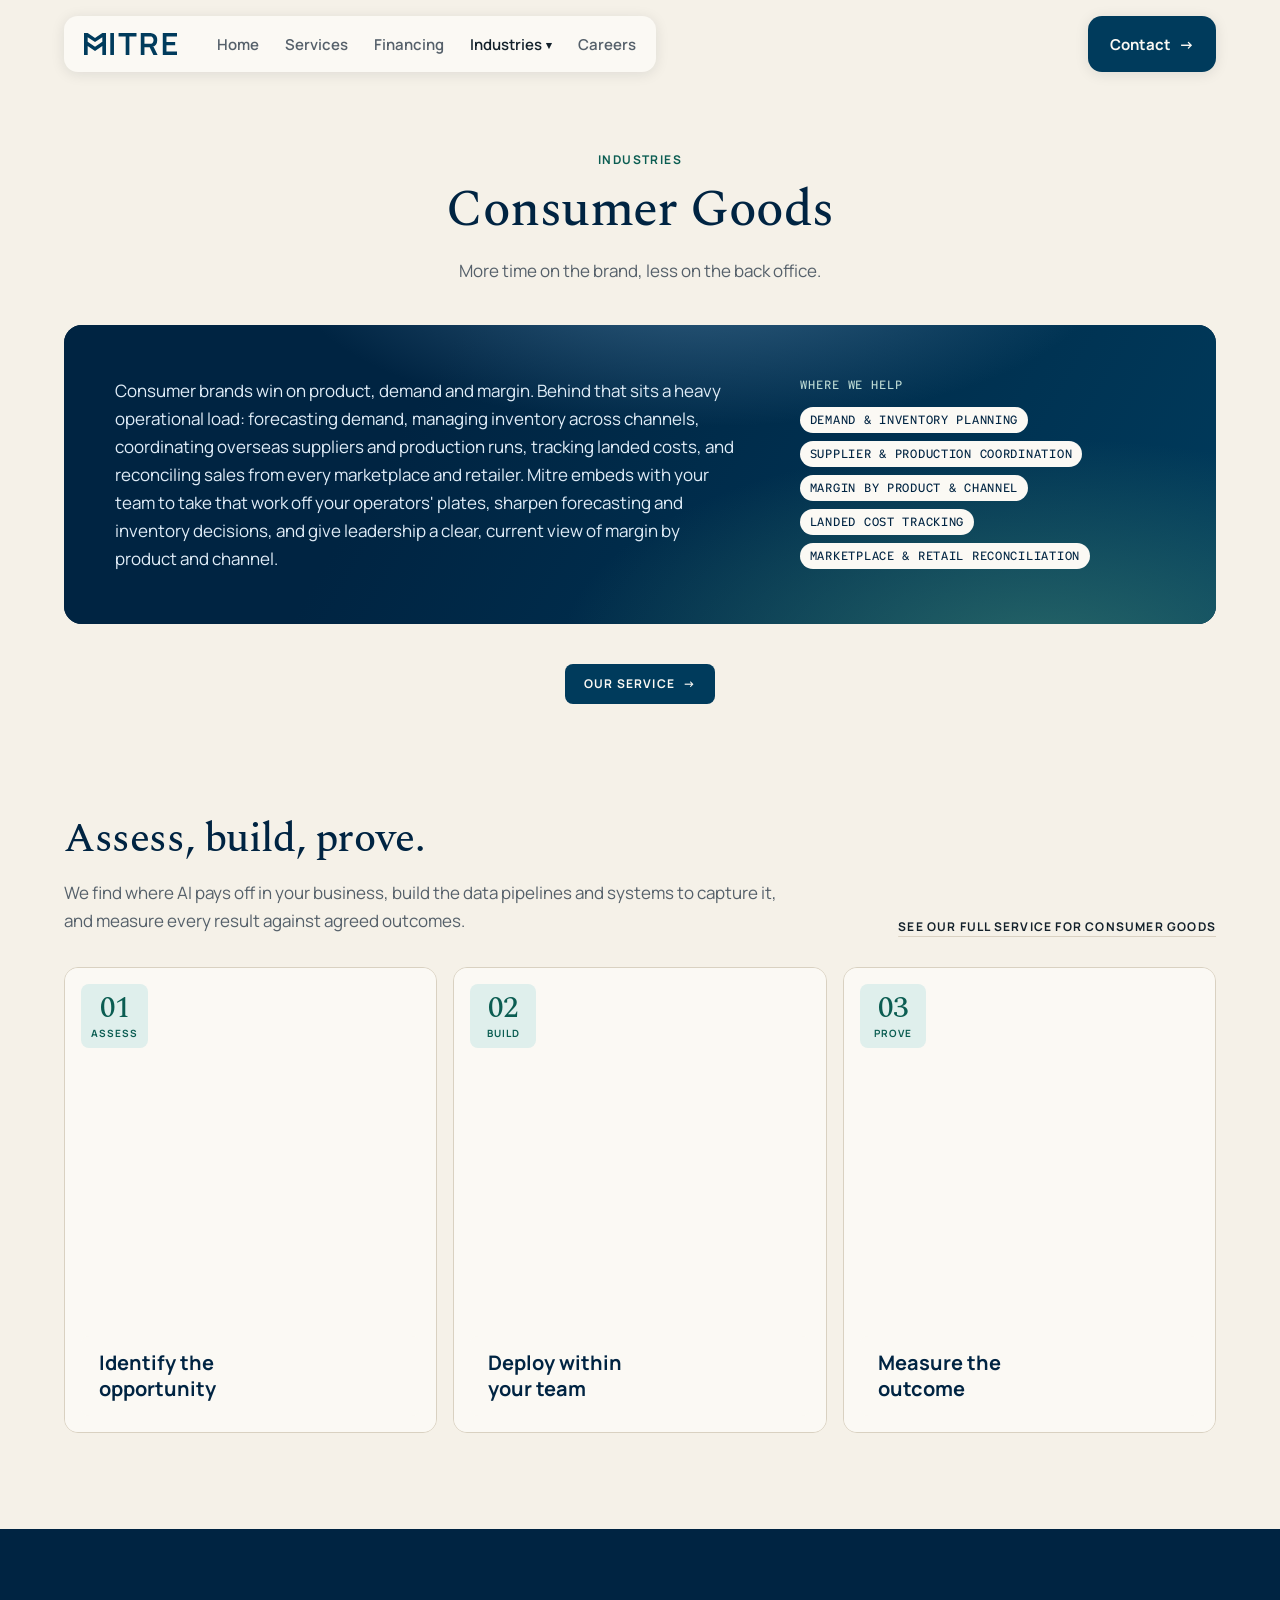
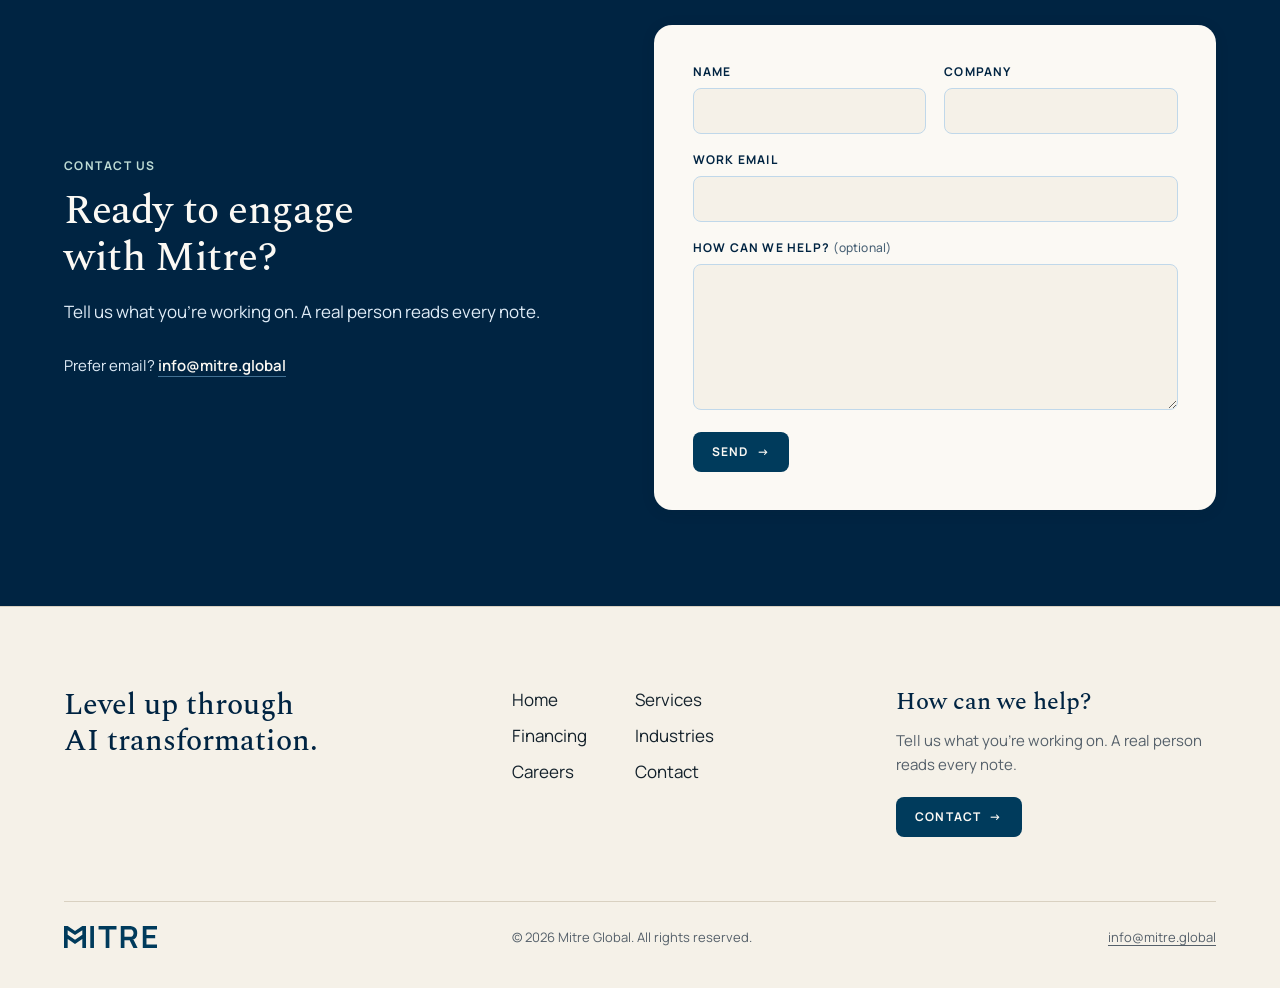
<file: consumer-goods/index.html>
<!DOCTYPE html>
<html lang="en">
<head>
  <meta charset="UTF-8" />
  <meta name="robots" content="noindex" />
  <meta name="viewport" content="width=device-width, initial-scale=1.0" />
  <title>Consumer Goods | Mitre</title>
  <link rel="canonical" href="https://mitre.global/consumer-goods/" />
  <meta property="og:type" content="website" />
  <meta property="og:site_name" content="Mitre" />
  <meta property="og:title" content="Consumer Goods | Mitre" />
  <meta property="og:url" content="https://mitre.global/consumer-goods/" />
  <meta name="twitter:card" content="summary" />
  <link rel="icon" type="image/svg+xml" href="/favicon.svg?v=4acdc474" />
  <link rel="icon" type="image/png" sizes="32x32" href="/favicon-32.png?v=2815bd40" />
  <link rel="apple-touch-icon" href="/apple-touch-icon.png?v=2659dbe8" />
  <link rel="preconnect" href="https://fonts.googleapis.com" />
  <link rel="preconnect" href="https://fonts.gstatic.com" crossorigin />
  <link href="https://fonts.googleapis.com/css2?family=Manrope:wght@400;600;700&amp;family=Red+Hat+Mono:wght@500&amp;family=Spectral:wght@500&amp;display=swap" rel="stylesheet" />
  <link rel="stylesheet" href="/v2/site.css?v=62d42024" />
</head>
<body>
  <header class="hdr" id="nav">
    <div class="hdr__in">
      <div class="island island--nav">
        <button class="island__menu" id="navMenu" aria-label="Menu" aria-expanded="false" aria-controls="mobileMenu">≡</button>
        <a class="island__brand" href="/"><img src="/public/brand/mitre-wordmark-blue.svg" alt="Mitre" width="101" height="24" /></a>
        <nav class="island__links" aria-label="Primary">
          <a href="/">Home</a>
          <a href="/services/">Services</a>
          <a href="/financing/">Financing</a>
          <div class="island__group">
            <a class="island__parent is-current" href="/industries/">Industries<span class="island__chev" aria-hidden="true">▾</span></a>
            <div class="island__drop">
              <ul class="island__panel" aria-label="Industries">
              <li><a href="/consumer-goods/" aria-current="page">Consumer Goods</a></li>
              <li><a href="/wholesale-distribution/">Wholesale &amp; Distribution</a></li>
              <li><a href="/logistics/">Logistics</a></li>
              <li><a href="/supply-chain/">Supply Chain</a></li>
              <li><a href="/specialty-finance/">Specialty Finance</a></li>
              <li><a href="/smb/">SMB</a></li>
              </ul>
            </div>
          </div>
          <a href="/careers/">Careers</a>
        </nav>
      </div>
      <a class="island island--cta" href="/contact/">Contact <span aria-hidden="true">→</span></a>
    </div>
  </header>
  <nav class="mmenu" id="mobileMenu" aria-label="Menu" aria-hidden="true">
    <a href="/">Home</a>
    <a href="/services/">Services</a>
    <a href="/financing/">Financing</a>
    <a href="/industries/">Industries</a>
    <div class="mmenu__sub">
      <a href="/consumer-goods/" aria-current="page">Consumer Goods</a>
      <a href="/wholesale-distribution/">Wholesale &amp; Distribution</a>
      <a href="/logistics/">Logistics</a>
      <a href="/supply-chain/">Supply Chain</a>
      <a href="/specialty-finance/">Specialty Finance</a>
      <a href="/smb/">SMB</a>
    </div>
    <a href="/careers/">Careers</a>
    <a href="/contact/">Contact</a>
  </nav>

  <main id="page">
    <section class="phero" aria-labelledby="ind-title">
      <div class="wrap">
        <p class="eyebrow">Industries</p>
        <h1 class="h-display" id="ind-title">Consumer Goods</h1>
        <p class="lede">More time on the brand, less on the back office.</p>
      </div>
    </section>
    <section class="sec ind" aria-label="About Consumer Goods">
      <div class="wrap">
        <div class="ind__panel">
          <div class="promo__bg" aria-hidden="true"></div>
          <p class="ind__body">Consumer brands win on product, demand and margin. Behind that sits a heavy operational load: forecasting demand, managing inventory across channels, coordinating overseas suppliers and production runs, tracking landed costs, and reconciling sales from every marketplace and retailer. Mitre embeds with your team to take that work off your operators' plates, sharpen forecasting and inventory decisions, and give leadership a clear, current view of margin by product and channel.</p>
          <div class="ind__help">
            <p class="phase__label">Where we help</p>
            <ul class="tags"><li>Demand &amp; inventory planning</li><li>Supplier &amp; production coordination</li><li>Margin by product &amp; channel</li><li>Landed cost tracking</li><li>Marketplace &amp; retail reconciliation</li></ul>
          </div>
        </div>
        <p class="ind__cta"><a class="btn btn--primary" href="/services/">Our service <span aria-hidden="true">→</span></a></p>
      </div>
    </section>

    <section class="sec" id="offering" aria-labelledby="offer-title">
      <div class="wrap">
        <div class="sec__head">
          <div>
            <h2 class="h-section" id="offer-title">Assess, build, prove.</h2>
            <p class="lede">We find where AI pays off in your business, build the data pipelines and systems to capture it, and measure every result against agreed outcomes.</p>
          </div>
          <a class="more" href="/services/">See our full service for Consumer Goods</a>
        </div>
        <div class="cards">
        <article class="card">
          <figure class="card__vis anim anim--soft"><svg class="anim__svg ha" viewBox="0 0 400 300" role="img" aria-labelledby="ha-title"><title id="ha-title">Opportunities ranked by return, with the ones below the minimum engagement set aside.</title><defs>
                <linearGradient id="ha-g" x1="0" y1="0" x2="0" y2="1"><stop class="gl-g0" offset="0"/><stop class="gl-gm" offset=".55"/><stop class="gl-g1" offset="1"/></linearGradient>
                <linearGradient id="ha-gh" x1="0" y1="0" x2="1" y2="0"><stop class="gl-g0" offset="0"/><stop class="gl-gm" offset=".6"/><stop class="gl-g1" offset="1"/></linearGradient>
                <linearGradient id="ha-f" x1="0" y1="0" x2="0" y2="1"><stop class="gl-f0" offset="0"/><stop class="gl-f1" offset="1"/></linearGradient>
                <linearGradient id="ha-l" x1="0" y1="0" x2="1" y2="0"><stop class="gl-l0" offset="0"/><stop class="gl-l1" offset=".3"/><stop class="gl-l1" offset=".75"/><stop class="gl-l2" offset="1"/></linearGradient>
                <linearGradient id="ha-e" x1="0" y1="0" x2="1" y2="1"><stop class="gl-e0" offset="0"/><stop class="gl-e1" offset=".6"/></linearGradient>
                <linearGradient id="ha-c" x1="0" y1="0" x2="0" y2="1"><stop class="gl-c0" offset="0"/><stop class="gl-c1" offset="1"/></linearGradient>
                <filter id="ha-sh" x="-30%" y="-30%" width="160%" height="170%"><feDropShadow class="gl-sh" dx="0" dy="8" stdDeviation="8"/></filter>
              </defs><path class="an-axis" d="M58 262 H346"/><g class="hr-set"><g class="hr-col" style="--i:0;--dx:112px"><g filter="url(#ha-sh)"><rect x="70" y="55" width="40" height="207" rx="10" fill="url(#ha-g)"/><rect x="70" y="55" width="40" height="207" rx="10" fill="url(#ha-l)"/><rect x="73" y="58" width="34" height="26" rx="7" fill="url(#ha-c)"/><rect x="70" y="55" width="40" height="207" rx="10" fill="none" stroke="url(#ha-e)" stroke-width="1.5"/></g></g><g class="hr-col" style="--i:1;--dx:168px"><g filter="url(#ha-sh)"><rect x="126" y="101" width="40" height="161" rx="10" fill="url(#ha-g)"/><rect x="126" y="101" width="40" height="161" rx="10" fill="url(#ha-l)"/><rect x="129" y="104" width="34" height="26" rx="7" fill="url(#ha-c)"/><rect x="126" y="101" width="40" height="161" rx="10" fill="none" stroke="url(#ha-e)" stroke-width="1.5"/></g></g><g class="hr-col" style="--i:2;--dx:-112px"><g filter="url(#ha-sh)"><rect x="182" y="135.5" width="40" height="126.5" rx="10" fill="url(#ha-g)"/><rect x="182" y="135.5" width="40" height="126.5" rx="10" fill="url(#ha-l)"/><rect x="185" y="138.5" width="34" height="26" rx="7" fill="url(#ha-c)"/><rect x="182" y="135.5" width="40" height="126.5" rx="10" fill="none" stroke="url(#ha-e)" stroke-width="1.5"/></g></g><g class="hr-col" style="--i:3;--dx:0px"><g filter="url(#ha-sh)"><rect x="238" y="188.39999999999998" width="40" height="73.60000000000001" rx="10" fill="url(#ha-g)"/><rect x="238" y="188.39999999999998" width="40" height="73.60000000000001" rx="10" fill="url(#ha-l)"/><rect x="241" y="191.39999999999998" width="34" height="24.533333333333335" rx="7" fill="url(#ha-c)"/><rect x="238" y="188.39999999999998" width="40" height="73.60000000000001" rx="10" fill="none" stroke="url(#ha-e)" stroke-width="1.5"/></g><g class="hr-frost"><g filter="url(#ha-sh)"><rect x="238" y="188.39999999999998" width="40" height="73.60000000000001" rx="10" fill="url(#ha-f)"/><rect x="238" y="188.39999999999998" width="40" height="73.60000000000001" rx="10" fill="url(#ha-l)"/><rect x="241" y="191.39999999999998" width="34" height="24.533333333333335" rx="7" fill="url(#ha-c)"/><rect x="238" y="188.39999999999998" width="40" height="73.60000000000001" rx="10" fill="none" stroke="url(#ha-e)" stroke-width="1.5"/></g></g></g><g class="hr-col" style="--i:4;--dx:-168px"><g filter="url(#ha-sh)"><rect x="294" y="216" width="40" height="46" rx="10" fill="url(#ha-g)"/><rect x="294" y="216" width="40" height="46" rx="10" fill="url(#ha-l)"/><rect x="297" y="219" width="34" height="15.333333333333334" rx="7" fill="url(#ha-c)"/><rect x="294" y="216" width="40" height="46" rx="10" fill="none" stroke="url(#ha-e)" stroke-width="1.5"/></g><g class="hr-frost"><g filter="url(#ha-sh)"><rect x="294" y="216" width="40" height="46" rx="10" fill="url(#ha-f)"/><rect x="294" y="216" width="40" height="46" rx="10" fill="url(#ha-l)"/><rect x="297" y="219" width="34" height="15.333333333333334" rx="7" fill="url(#ha-c)"/><rect x="294" y="216" width="40" height="46" rx="10" fill="none" stroke="url(#ha-e)" stroke-width="1.5"/></g></g></g></g><path class="an-min" d="M58 170 H346"/><circle class="an-live" cx="58" cy="170" r="4.5"/></svg></figure>
          <div class="card__chip"><b>01</b><span>Assess</span></div>
          <div class="card__panel">
            <div class="card__head">
              <h3>Identify the opportunity</h3>
              <a class="btn btn--primary btn--sm card__go" href="/services/">Services <span aria-hidden="true">→</span></a>
            </div>
            <div class="card__more"><div>
              <p>We map where time and money go, rank every opportunity by its return, and agree on the outcomes we'll be measured by.</p>
            </div></div>
          </div>
        </article>
        <article class="card">
          <figure class="card__vis anim anim--soft"><svg class="anim__svg hb" viewBox="0 0 400 300" role="img" aria-labelledby="hb-title"><title id="hb-title">Agents, workflows, software and reporting built out from one data layer.</title><defs>
                <linearGradient id="hb-g" x1="0" y1="0" x2="0" y2="1"><stop class="gl-g0" offset="0"/><stop class="gl-gm" offset=".55"/><stop class="gl-g1" offset="1"/></linearGradient>
                <linearGradient id="hb-gh" x1="0" y1="0" x2="1" y2="0"><stop class="gl-g0" offset="0"/><stop class="gl-gm" offset=".6"/><stop class="gl-g1" offset="1"/></linearGradient>
                <linearGradient id="hb-f" x1="0" y1="0" x2="0" y2="1"><stop class="gl-f0" offset="0"/><stop class="gl-f1" offset="1"/></linearGradient>
                <linearGradient id="hb-l" x1="0" y1="0" x2="1" y2="0"><stop class="gl-l0" offset="0"/><stop class="gl-l1" offset=".3"/><stop class="gl-l1" offset=".75"/><stop class="gl-l2" offset="1"/></linearGradient>
                <linearGradient id="hb-e" x1="0" y1="0" x2="1" y2="1"><stop class="gl-e0" offset="0"/><stop class="gl-e1" offset=".6"/></linearGradient>
                <linearGradient id="hb-c" x1="0" y1="0" x2="0" y2="1"><stop class="gl-c0" offset="0"/><stop class="gl-c1" offset="1"/></linearGradient>
                <filter id="hb-sh" x="-30%" y="-30%" width="160%" height="170%"><feDropShadow class="gl-sh" dx="0" dy="8" stdDeviation="8"/></filter>
              </defs><g filter="url(#hb-sh)"><rect x="40" y="244" width="320" height="40" rx="14" fill="url(#hb-gh)"/><rect x="40" y="244" width="320" height="40" rx="14" fill="url(#hb-l)"/><rect x="43" y="247" width="314" height="13.333333333333334" rx="11" fill="url(#hb-c)"/><rect x="40" y="244" width="320" height="40" rx="14" fill="none" stroke="url(#hb-e)" stroke-width="1.5"/></g><path class="an-link an-link--strong" d="M126 244 C126 230 116 232 116 218"/><path class="an-link an-link--strong" d="M274 244 C274 230 284 232 284 218"/><path class="an-link an-link--strong" d="M194 244 C194 142 156 136 156 110"/><path class="an-link an-link--strong" d="M206 244 C206 142 244 136 244 110"/><path class="an-flow a-flow" pathLength="1" d="M126 244 C126 230 116 232 116 218" style="--d:0.8s"/><path class="an-flow a-flow" pathLength="1" d="M274 244 C274 230 284 232 284 218" style="--d:1.5s"/><path class="an-flow a-flow" pathLength="1" d="M194 244 C194 142 156 136 156 110" style="--d:2.2s"/><path class="an-flow a-flow" pathLength="1" d="M206 244 C206 142 244 136 244 110" style="--d:2.9s"/><circle class="an-node" cx="126.0" cy="244" r="4.5"/><circle class="an-node" cx="274.0" cy="244" r="4.5"/><circle class="an-node" cx="194.0" cy="244" r="4.5"/><circle class="an-node" cx="206.0" cy="244" r="4.5"/><g><g filter="url(#hb-sh)"><rect x="56" y="158" width="120" height="60" rx="14" fill="url(#hb-f)"/><rect x="56" y="158" width="120" height="60" rx="14" fill="url(#hb-l)"/><rect x="59" y="161" width="114" height="20.0" rx="11" fill="url(#hb-c)"/><rect x="56" y="158" width="120" height="60" rx="14" fill="none" stroke="url(#hb-e)" stroke-width="1.5"/></g><g><g filter="url(#hb-sh)"><rect x="68" y="170" width="36" height="36" rx="10" fill="url(#hb-g)"/><rect x="68" y="170" width="36" height="36" rx="10" fill="url(#hb-l)"/><rect x="71" y="173" width="30" height="12.0" rx="7" fill="url(#hb-c)"/><rect x="68" y="170" width="36" height="36" rx="10" fill="none" stroke="url(#hb-e)" stroke-width="1.5"/></g></g><g class="an-ico an-ico--on" transform="translate(76 178) scale(0.8333333333333334)"><path d="M12 3l2 5.5L19.5 10 14 12l-2 5.5L10 12 4.5 10 10 8.5z"/><path d="M19 16l.8 2 2 .8-2 .8-.8 2-.8-2-2-.8 2-.8z"/></g><rect class="an-docline" x="116" y="178" width="44" height="6" rx="3"/><rect class="an-docline" x="116" y="192" width="28" height="6" rx="3"/><circle class="an-live amb-glow" cx="162" cy="172" r="4" style="--d:0s"/></g><g><g filter="url(#hb-sh)"><rect x="224" y="158" width="120" height="60" rx="14" fill="url(#hb-f)"/><rect x="224" y="158" width="120" height="60" rx="14" fill="url(#hb-l)"/><rect x="227" y="161" width="114" height="20.0" rx="11" fill="url(#hb-c)"/><rect x="224" y="158" width="120" height="60" rx="14" fill="none" stroke="url(#hb-e)" stroke-width="1.5"/></g><g><g filter="url(#hb-sh)"><rect x="236" y="170" width="36" height="36" rx="10" fill="url(#hb-g)"/><rect x="236" y="170" width="36" height="36" rx="10" fill="url(#hb-l)"/><rect x="239" y="173" width="30" height="12.0" rx="7" fill="url(#hb-c)"/><rect x="236" y="170" width="36" height="36" rx="10" fill="none" stroke="url(#hb-e)" stroke-width="1.5"/></g></g><g class="an-ico an-ico--on" transform="translate(244 178) scale(0.8333333333333334)"><circle cx="5" cy="6" r="2.5"/><circle cx="19" cy="6" r="2.5"/><circle cx="12" cy="18" r="2.5"/><path d="M7.5 6h9M6.5 8.2l4.2 7.6M17.5 8.2l-4.2 7.6"/></g><rect class="an-docline" x="284" y="178" width="44" height="6" rx="3"/><rect class="an-docline" x="284" y="192" width="28" height="6" rx="3"/><circle class="an-live amb-glow" cx="330" cy="172" r="4" style="--d:0.6s"/></g><g><g filter="url(#hb-sh)"><rect x="56" y="50" width="120" height="60" rx="14" fill="url(#hb-f)"/><rect x="56" y="50" width="120" height="60" rx="14" fill="url(#hb-l)"/><rect x="59" y="53" width="114" height="20.0" rx="11" fill="url(#hb-c)"/><rect x="56" y="50" width="120" height="60" rx="14" fill="none" stroke="url(#hb-e)" stroke-width="1.5"/></g><g><g filter="url(#hb-sh)"><rect x="68" y="62" width="36" height="36" rx="10" fill="url(#hb-g)"/><rect x="68" y="62" width="36" height="36" rx="10" fill="url(#hb-l)"/><rect x="71" y="65" width="30" height="12.0" rx="7" fill="url(#hb-c)"/><rect x="68" y="62" width="36" height="36" rx="10" fill="none" stroke="url(#hb-e)" stroke-width="1.5"/></g></g><g class="an-ico an-ico--on" transform="translate(76 70) scale(0.8333333333333334)"><rect x="3" y="4" width="18" height="16" rx="2"/><path d="M3 9h18M7 13h6M7 16h4"/></g><rect class="an-docline" x="116" y="70" width="44" height="6" rx="3"/><rect class="an-docline" x="116" y="84" width="28" height="6" rx="3"/><circle class="an-live amb-glow" cx="162" cy="64" r="4" style="--d:1.2s"/></g><g><g filter="url(#hb-sh)"><rect x="224" y="50" width="120" height="60" rx="14" fill="url(#hb-f)"/><rect x="224" y="50" width="120" height="60" rx="14" fill="url(#hb-l)"/><rect x="227" y="53" width="114" height="20.0" rx="11" fill="url(#hb-c)"/><rect x="224" y="50" width="120" height="60" rx="14" fill="none" stroke="url(#hb-e)" stroke-width="1.5"/></g><g><g filter="url(#hb-sh)"><rect x="236" y="62" width="36" height="36" rx="10" fill="url(#hb-g)"/><rect x="236" y="62" width="36" height="36" rx="10" fill="url(#hb-l)"/><rect x="239" y="65" width="30" height="12.0" rx="7" fill="url(#hb-c)"/><rect x="236" y="62" width="36" height="36" rx="10" fill="none" stroke="url(#hb-e)" stroke-width="1.5"/></g></g><g class="an-ico an-ico--on" transform="translate(244 70) scale(0.8333333333333334)"><path d="M5 20v-8M12 20V5M19 20v-5"/></g><rect class="an-docline" x="284" y="70" width="44" height="6" rx="3"/><rect class="an-docline" x="284" y="84" width="28" height="6" rx="3"/><circle class="an-live amb-glow" cx="330" cy="64" r="4" style="--d:1.8s"/></g></svg></figure>
          <div class="card__chip"><b>02</b><span>Build</span></div>
          <div class="card__panel">
            <div class="card__head">
              <h3>Deploy within your team</h3>
              <a class="btn btn--primary btn--sm card__go" href="/services/">Services <span aria-hidden="true">→</span></a>
            </div>
            <div class="card__more"><div>
              <p>We unify your data, then embed with your team to build the agents, workflows and software in your proposal, and stay through adoption.</p>
            </div></div>
          </div>
        </article>
        <article class="card">
          <figure class="card__vis anim anim--soft"><svg class="anim__svg hp" viewBox="0 0 400 300" role="img" aria-labelledby="hp-title"><title id="hp-title">Time saved, cost savings and new insight, each measured above its baseline.</title><defs>
                <linearGradient id="hp-g" x1="0" y1="0" x2="0" y2="1"><stop class="gl-g0" offset="0"/><stop class="gl-gm" offset=".55"/><stop class="gl-g1" offset="1"/></linearGradient>
                <linearGradient id="hp-gh" x1="0" y1="0" x2="1" y2="0"><stop class="gl-g0" offset="0"/><stop class="gl-gm" offset=".6"/><stop class="gl-g1" offset="1"/></linearGradient>
                <linearGradient id="hp-f" x1="0" y1="0" x2="0" y2="1"><stop class="gl-f0" offset="0"/><stop class="gl-f1" offset="1"/></linearGradient>
                <linearGradient id="hp-l" x1="0" y1="0" x2="1" y2="0"><stop class="gl-l0" offset="0"/><stop class="gl-l1" offset=".3"/><stop class="gl-l1" offset=".75"/><stop class="gl-l2" offset="1"/></linearGradient>
                <linearGradient id="hp-e" x1="0" y1="0" x2="1" y2="1"><stop class="gl-e0" offset="0"/><stop class="gl-e1" offset=".6"/></linearGradient>
                <linearGradient id="hp-c" x1="0" y1="0" x2="0" y2="1"><stop class="gl-c0" offset="0"/><stop class="gl-c1" offset="1"/></linearGradient>
                <filter id="hp-sh" x="-30%" y="-30%" width="160%" height="170%"><feDropShadow class="gl-sh" dx="0" dy="8" stdDeviation="8"/></filter>
              </defs><rect class="an-docline" x="36" y="32" width="70" height="7" rx="3.5"/><rect class="an-rail" x="36" y="58" width="282" height="18" rx="9"/><g class="amb-x" style="--d:0s"><g filter="url(#hp-sh)"><rect x="36" y="58" width="242.52" height="18" rx="9" fill="url(#hp-gh)"/><rect x="36" y="58" width="242.52" height="18" rx="9" fill="url(#hp-l)"/><rect x="39" y="61" width="236.52" height="6.0" rx="6" fill="url(#hp-c)"/><rect x="36" y="58" width="242.52" height="18" rx="9" fill="none" stroke="url(#hp-e)" stroke-width="1.5"/></g></g><path class="an-tick" d="M154.44 50 V84"/><circle class="an-ok" cx="348" cy="67" r="12"/><g class="an-ico an-ico--on" transform="translate(340 59) scale(0.6666666666666666)"><path d="M5 12.5l4.5 4.5L19 7.5"/></g><rect class="an-docline" x="36" y="110" width="92" height="7" rx="3.5"/><rect class="an-rail" x="36" y="136" width="282" height="18" rx="9"/><g class="amb-x" style="--d:0.7s"><g filter="url(#hp-sh)"><rect x="36" y="136" width="203.04" height="18" rx="9" fill="url(#hp-gh)"/><rect x="36" y="136" width="203.04" height="18" rx="9" fill="url(#hp-l)"/><rect x="39" y="139" width="197.04" height="6.0" rx="6" fill="url(#hp-c)"/><rect x="36" y="136" width="203.04" height="18" rx="9" fill="none" stroke="url(#hp-e)" stroke-width="1.5"/></g></g><path class="an-tick" d="M154.44 128 V162"/><circle class="an-ok" cx="348" cy="145" r="12"/><g class="an-ico an-ico--on" transform="translate(340 137) scale(0.6666666666666666)"><path d="M5 12.5l4.5 4.5L19 7.5"/></g><rect class="an-docline" x="36" y="188" width="80" height="7" rx="3.5"/><rect class="an-rail" x="36" y="214" width="282" height="18" rx="9"/><g class="amb-x" style="--d:1.4s"><g filter="url(#hp-sh)"><rect x="36" y="214" width="259.44" height="18" rx="9" fill="url(#hp-gh)"/><rect x="36" y="214" width="259.44" height="18" rx="9" fill="url(#hp-l)"/><rect x="39" y="217" width="253.44" height="6.0" rx="6" fill="url(#hp-c)"/><rect x="36" y="214" width="259.44" height="18" rx="9" fill="none" stroke="url(#hp-e)" stroke-width="1.5"/></g></g><path class="an-tick" d="M154.44 206 V240"/><circle class="an-ok" cx="348" cy="223" r="12"/><g class="an-ico an-ico--on" transform="translate(340 215) scale(0.6666666666666666)"><path d="M5 12.5l4.5 4.5L19 7.5"/></g></svg></figure>
          <div class="card__chip"><b>03</b><span>Prove</span></div>
          <div class="card__panel">
            <div class="card__head">
              <h3>Measure the outcome</h3>
              <a class="btn btn--primary btn--sm card__go" href="/services/">Services <span aria-hidden="true">→</span></a>
            </div>
            <div class="card__more"><div>
              <p>Every system is measured against the outcomes agreed up front, with a regular scorecard of hours saved, costs cut and insight gained.</p>
            </div></div>
          </div>
        </article>
        </div>
      </div>
    </section>

    <section class="reach" id="contact" aria-labelledby="reach-title">
      <div class="wrap reach__in">
        <div class="reach__txt">
          <p class="eyebrow">Contact us</p>
          <h2 class="h-section" id="reach-title">Ready to engage with Mitre?</h2>
          <p class="lede">Tell us what you're working on. A real person reads every note.</p>
          <p class="reach__alt">Prefer email? <a class="reach__mail" href="mailto:info@mitre.global">info@mitre.global</a></p>
        </div>
        <form class="form" data-lead-form="https://script.google.com/macros/s/AKfycbzndSovCUsRlUzlvAE9N_1Qu8-oQ8eQlys31hT71fkJ3C6FxKIMhEebZtipMYPrRMc/exec" novalidate>
          <div class="form__row">
            <label class="field"><span class="field__label">Name</span>
              <input class="field__input" name="name" autocomplete="name" required></label>
            <label class="field"><span class="field__label">Company</span>
              <input class="field__input" name="company" autocomplete="organization" required></label>
          </div>
          <label class="field"><span class="field__label">Work email</span>
            <input class="field__input" type="email" name="email" autocomplete="email" required></label>
          <label class="field"><span class="field__label">How can we help? <span class="field__opt">(optional)</span></span>
            <textarea class="field__input field__input--area" name="message" rows="5"></textarea></label>
          <input type="text" name="website" tabindex="-1" autocomplete="off" aria-hidden="true" style="position:absolute;left:-9999px;width:1px;height:1px;opacity:0">
          <div class="form__foot">
            <button class="btn btn--primary" type="submit">Send <span aria-hidden="true">→</span></button>
            <p class="form__status" role="status" aria-live="polite"></p>
          </div>
        </form>
      </div>
    </section>
  </main>

  <footer class="foot">
    <div class="wrap">
      <div class="foot__top">
        <p class="foot__tag">Level up through AI transformation.</p>
        <nav class="foot__nav" aria-label="Footer">
          <a href="/">Home</a>
          <a href="/services/">Services</a>
          <a href="/financing/">Financing</a>
          <a href="/industries/">Industries</a>
          <a href="/careers/">Careers</a>
          <a href="/contact/">Contact</a>
        </nav>
        <div class="foot__help">
          <h3>How can we help?</h3>
          <p>Tell us what you're working on. A real person reads every note.</p>
          <a class="btn btn--primary" href="/contact/">Contact <span aria-hidden="true">→</span></a>
        </div>
      </div>
      <div class="foot__bot">
        <a href="/"><img src="/public/brand/mitre-wordmark-blue.svg" alt="Mitre" width="101" height="24" /></a>
        <span>© 2026 Mitre Global. All rights reserved.</span>
        <a href="mailto:info@mitre.global">info@mitre.global</a>
      </div>
    </div>
  </footer>
  <script src="/v2/site.js?v=ba3729e0"></script>
</body>
</html>
</file>
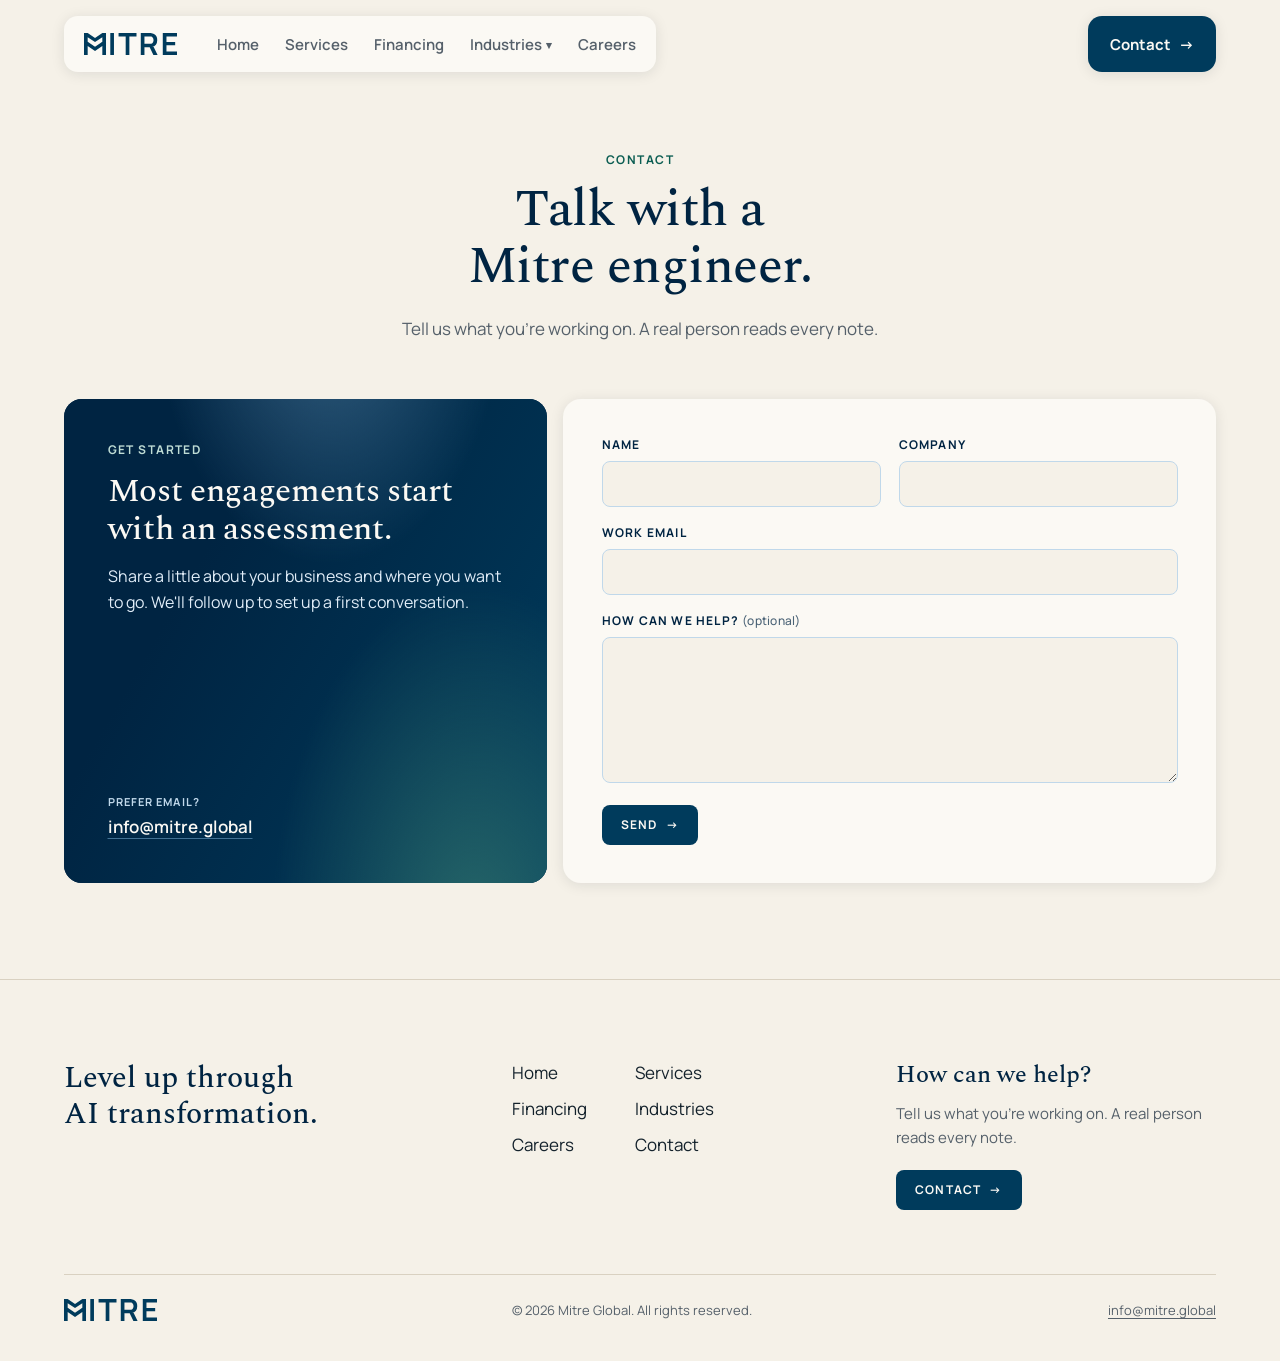
<file: contact/index.html>
<!DOCTYPE html>
<html lang="en">
<head>
  <meta charset="UTF-8" />
  <meta name="robots" content="noindex" />
  <meta name="viewport" content="width=device-width, initial-scale=1.0" />
  <title>Contact | Mitre</title>
  <link rel="canonical" href="https://mitre.global/contact/" />
  <meta property="og:type" content="website" />
  <meta property="og:site_name" content="Mitre" />
  <meta property="og:title" content="Contact | Mitre" />
  <meta property="og:url" content="https://mitre.global/contact/" />
  <meta name="twitter:card" content="summary" />
  <link rel="icon" type="image/svg+xml" href="/favicon.svg?v=4acdc474" />
  <link rel="icon" type="image/png" sizes="32x32" href="/favicon-32.png?v=2815bd40" />
  <link rel="apple-touch-icon" href="/apple-touch-icon.png?v=2659dbe8" />
  <link rel="preconnect" href="https://fonts.googleapis.com" />
  <link rel="preconnect" href="https://fonts.gstatic.com" crossorigin />
  <link href="https://fonts.googleapis.com/css2?family=Manrope:wght@400;600;700&amp;family=Red+Hat+Mono:wght@500&amp;family=Spectral:wght@500&amp;display=swap" rel="stylesheet" />
  <link rel="stylesheet" href="/v2/site.css?v=62d42024" />
</head>
<body>
  <header class="hdr" id="nav">
    <div class="hdr__in">
      <div class="island island--nav">
        <button class="island__menu" id="navMenu" aria-label="Menu" aria-expanded="false" aria-controls="mobileMenu">≡</button>
        <a class="island__brand" href="/"><img src="/public/brand/mitre-wordmark-blue.svg" alt="Mitre" width="101" height="24" /></a>
        <nav class="island__links" aria-label="Primary">
          <a href="/">Home</a>
          <a href="/services/">Services</a>
          <a href="/financing/">Financing</a>
          <div class="island__group">
            <a class="island__parent" href="/industries/">Industries<span class="island__chev" aria-hidden="true">▾</span></a>
            <div class="island__drop">
              <ul class="island__panel" aria-label="Industries">
              <li><a href="/consumer-goods/">Consumer Goods</a></li>
              <li><a href="/wholesale-distribution/">Wholesale &amp; Distribution</a></li>
              <li><a href="/logistics/">Logistics</a></li>
              <li><a href="/supply-chain/">Supply Chain</a></li>
              <li><a href="/specialty-finance/">Specialty Finance</a></li>
              <li><a href="/smb/">SMB</a></li>
              </ul>
            </div>
          </div>
          <a href="/careers/">Careers</a>
        </nav>
      </div>
      <a class="island island--cta" href="/contact/" aria-current="page">Contact <span aria-hidden="true">→</span></a>
    </div>
  </header>
  <nav class="mmenu" id="mobileMenu" aria-label="Menu" aria-hidden="true">
    <a href="/">Home</a>
    <a href="/services/">Services</a>
    <a href="/financing/">Financing</a>
    <a href="/industries/">Industries</a>
    <div class="mmenu__sub">
      <a href="/consumer-goods/">Consumer Goods</a>
      <a href="/wholesale-distribution/">Wholesale &amp; Distribution</a>
      <a href="/logistics/">Logistics</a>
      <a href="/supply-chain/">Supply Chain</a>
      <a href="/specialty-finance/">Specialty Finance</a>
      <a href="/smb/">SMB</a>
    </div>
    <a href="/careers/">Careers</a>
    <a href="/contact/" aria-current="page">Contact</a>
  </nav>

  <main id="page">
    <section class="phero" aria-labelledby="contact-title">
      <div class="wrap">
        <p class="eyebrow">Contact</p>
        <h1 class="h-display" id="contact-title">Talk with a Mitre engineer.</h1>
        <p class="lede">Tell us what you're working on. A real person reads every note.</p>
      </div>
    </section>
    <section class="sec contact-sec" aria-label="Contact form">
      <div class="wrap contact">
        <aside class="contact__panel">
          <div class="promo__bg" aria-hidden="true"></div>
          <p class="eyebrow">Get started</p>
          <h2 class="contact__title">Most engagements start with an assessment.</h2>
          <p class="contact__txt">Share a little about your business and where you want to go. We'll follow up to set up a first conversation.</p>
          <div class="contact__mail">
            <span>Prefer email?</span>
            <a href="mailto:info@mitre.global">info@mitre.global</a>
          </div>
        </aside>
        <form class="form" data-lead-form="https://script.google.com/macros/s/AKfycbzndSovCUsRlUzlvAE9N_1Qu8-oQ8eQlys31hT71fkJ3C6FxKIMhEebZtipMYPrRMc/exec" novalidate>
          <div class="form__row">
            <label class="field"><span class="field__label">Name</span>
              <input class="field__input" name="name" autocomplete="name" required></label>
            <label class="field"><span class="field__label">Company</span>
              <input class="field__input" name="company" autocomplete="organization" required></label>
          </div>
          <label class="field"><span class="field__label">Work email</span>
            <input class="field__input" type="email" name="email" autocomplete="email" required></label>
          <label class="field"><span class="field__label">How can we help? <span class="field__opt">(optional)</span></span>
            <textarea class="field__input field__input--area" name="message" rows="5"></textarea></label>
          <input type="text" name="website" tabindex="-1" autocomplete="off" aria-hidden="true" style="position:absolute;left:-9999px;width:1px;height:1px;opacity:0">
          <div class="form__foot">
            <button class="btn btn--primary" type="submit">Send <span aria-hidden="true">→</span></button>
            <p class="form__status" role="status" aria-live="polite"></p>
          </div>
        </form>
      </div>
    </section>
  </main>

  <footer class="foot">
    <div class="wrap">
      <div class="foot__top">
        <p class="foot__tag">Level up through AI transformation.</p>
        <nav class="foot__nav" aria-label="Footer">
          <a href="/">Home</a>
          <a href="/services/">Services</a>
          <a href="/financing/">Financing</a>
          <a href="/industries/">Industries</a>
          <a href="/careers/">Careers</a>
          <a href="/contact/">Contact</a>
        </nav>
        <div class="foot__help">
          <h3>How can we help?</h3>
          <p>Tell us what you're working on. A real person reads every note.</p>
          <a class="btn btn--primary" href="/contact/">Contact <span aria-hidden="true">→</span></a>
        </div>
      </div>
      <div class="foot__bot">
        <a href="/"><img src="/public/brand/mitre-wordmark-blue.svg" alt="Mitre" width="101" height="24" /></a>
        <span>© 2026 Mitre Global. All rights reserved.</span>
        <a href="mailto:info@mitre.global">info@mitre.global</a>
      </div>
    </div>
  </footer>
  <script src="/v2/site.js?v=ba3729e0"></script>
</body>
</html>
</file>
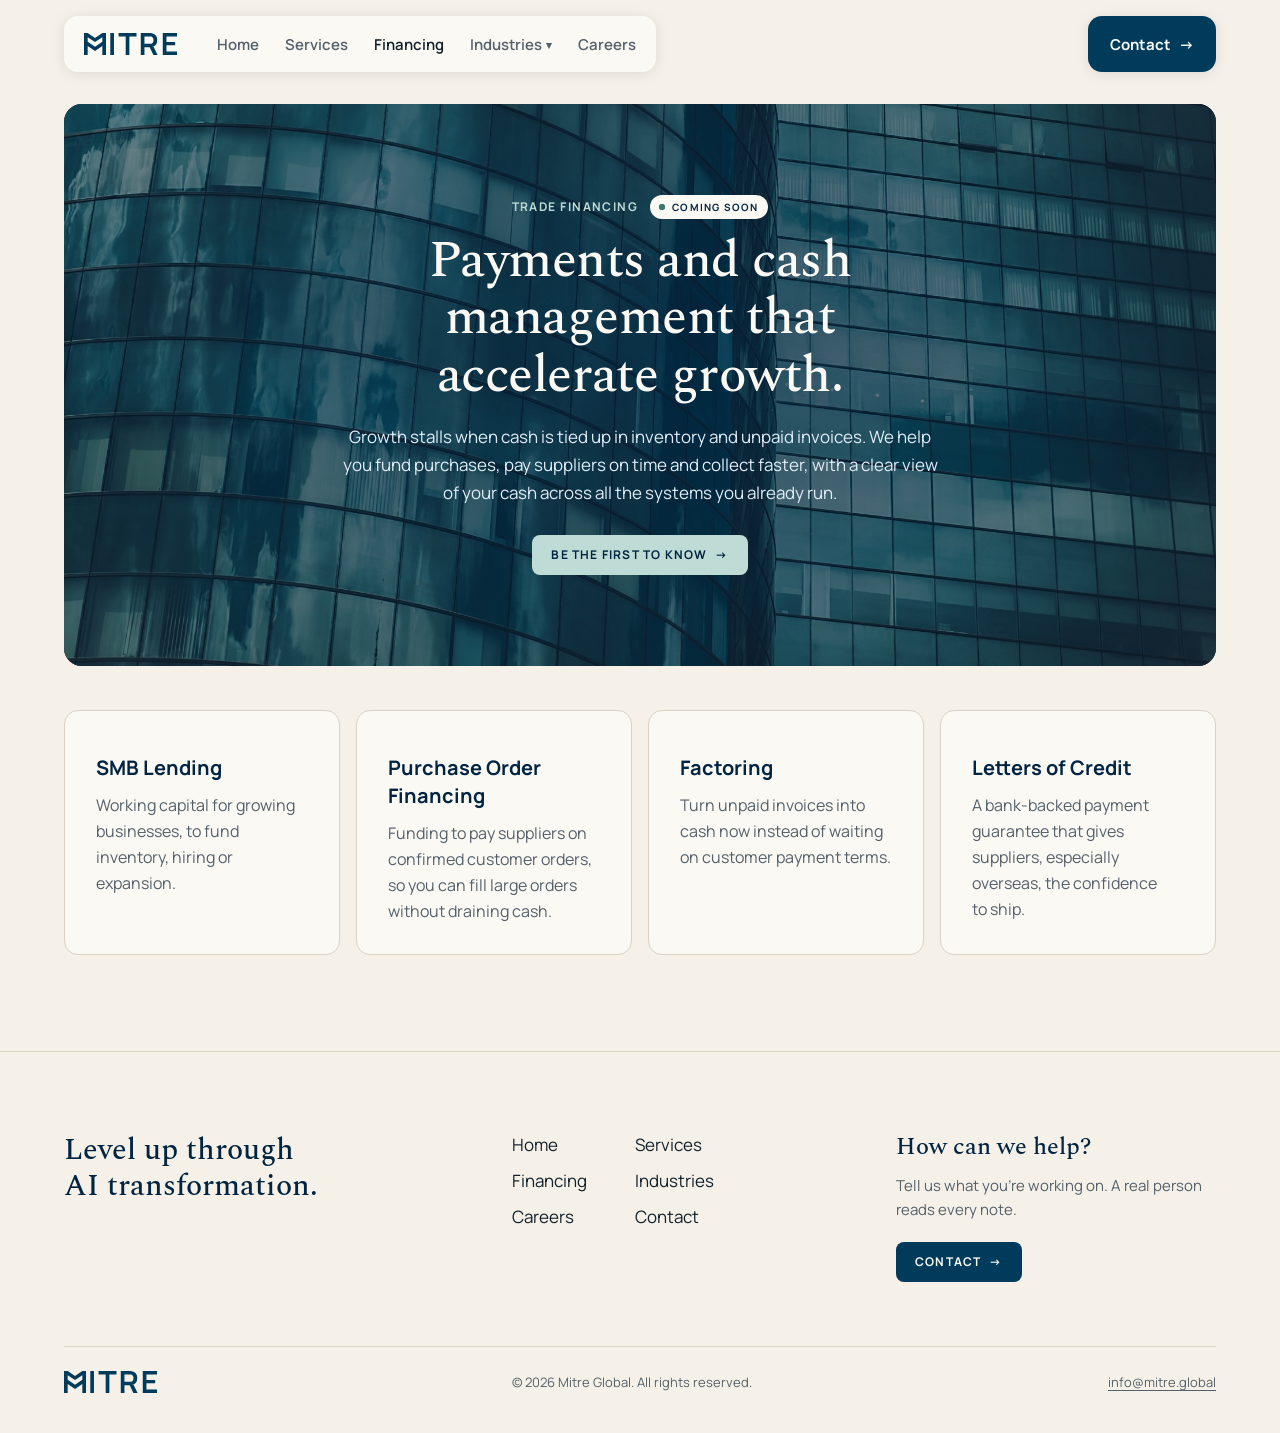
<file: financing/index.html>
<!DOCTYPE html>
<html lang="en">
<head>
  <meta charset="UTF-8" />
  <meta name="robots" content="noindex" />
  <meta name="viewport" content="width=device-width, initial-scale=1.0" />
  <title>Financing | Mitre</title>
  <link rel="canonical" href="https://mitre.global/financing/" />
  <meta property="og:type" content="website" />
  <meta property="og:site_name" content="Mitre" />
  <meta property="og:title" content="Financing | Mitre" />
  <meta property="og:url" content="https://mitre.global/financing/" />
  <meta name="twitter:card" content="summary" />
  <link rel="icon" type="image/svg+xml" href="/favicon.svg?v=4acdc474" />
  <link rel="icon" type="image/png" sizes="32x32" href="/favicon-32.png?v=2815bd40" />
  <link rel="apple-touch-icon" href="/apple-touch-icon.png?v=2659dbe8" />
  <link rel="preconnect" href="https://fonts.googleapis.com" />
  <link rel="preconnect" href="https://fonts.gstatic.com" crossorigin />
  <link href="https://fonts.googleapis.com/css2?family=Manrope:wght@400;600;700&amp;family=Red+Hat+Mono:wght@500&amp;family=Spectral:wght@500&amp;display=swap" rel="stylesheet" />
  <link rel="stylesheet" href="/v2/site.css?v=62d42024" />
</head>
<body>
  <header class="hdr" id="nav">
    <div class="hdr__in">
      <div class="island island--nav">
        <button class="island__menu" id="navMenu" aria-label="Menu" aria-expanded="false" aria-controls="mobileMenu">≡</button>
        <a class="island__brand" href="/"><img src="/public/brand/mitre-wordmark-blue.svg" alt="Mitre" width="101" height="24" /></a>
        <nav class="island__links" aria-label="Primary">
          <a href="/">Home</a>
          <a href="/services/">Services</a>
          <a href="/financing/" aria-current="page">Financing</a>
          <div class="island__group">
            <a class="island__parent" href="/industries/">Industries<span class="island__chev" aria-hidden="true">▾</span></a>
            <div class="island__drop">
              <ul class="island__panel" aria-label="Industries">
              <li><a href="/consumer-goods/">Consumer Goods</a></li>
              <li><a href="/wholesale-distribution/">Wholesale &amp; Distribution</a></li>
              <li><a href="/logistics/">Logistics</a></li>
              <li><a href="/supply-chain/">Supply Chain</a></li>
              <li><a href="/specialty-finance/">Specialty Finance</a></li>
              <li><a href="/smb/">SMB</a></li>
              </ul>
            </div>
          </div>
          <a href="/careers/">Careers</a>
        </nav>
      </div>
      <a class="island island--cta" href="/contact/">Contact <span aria-hidden="true">→</span></a>
    </div>
  </header>
  <nav class="mmenu" id="mobileMenu" aria-label="Menu" aria-hidden="true">
    <a href="/">Home</a>
    <a href="/services/">Services</a>
    <a href="/financing/" aria-current="page">Financing</a>
    <a href="/industries/">Industries</a>
    <div class="mmenu__sub">
      <a href="/consumer-goods/">Consumer Goods</a>
      <a href="/wholesale-distribution/">Wholesale &amp; Distribution</a>
      <a href="/logistics/">Logistics</a>
      <a href="/supply-chain/">Supply Chain</a>
      <a href="/specialty-finance/">Specialty Finance</a>
      <a href="/smb/">SMB</a>
    </div>
    <a href="/careers/">Careers</a>
    <a href="/contact/">Contact</a>
  </nav>

  <main id="page">
    <section class="phero phero--photo phero--busy" aria-labelledby="fin-title">
      <div class="wrap">
       <div class="phero__box">
        <img class="phero__bg" src="/assets/photos/glass-towers.jpg?v=cea68815" alt="" width="2000" height="1125" fetchpriority="high" decoding="async" />
        <p class="eyebrow eyebrow--row">Trade Financing <span class="badge"><span class="badge__dot" aria-hidden="true"></span>Coming soon</span></p>
        <h1 class="h-display" id="fin-title">Payments and cash management that accelerate growth.</h1>
        <p class="lede">Growth stalls when cash is tied up in inventory and unpaid invoices. We help you fund purchases, pay suppliers on time and collect faster, with a clear view of your cash across all the systems you already run.</p>
        <a class="btn btn--light" href="/contact/">Be the first to know <span aria-hidden="true">→</span></a>
       </div>
      </div>
    </section>
    <section class="sec fin-products" aria-label="Financing products">
      <div class="wrap">
        <div class="tiles tiles--4">
          <article class="tile">
            <h3 class="tile__title">SMB Lending</h3>
            <p class="tile__body">Working capital for growing businesses, to fund inventory, hiring or expansion.</p>
          </article>
          <article class="tile">
            <h3 class="tile__title">Purchase Order Financing</h3>
            <p class="tile__body">Funding to pay suppliers on confirmed customer orders, so you can fill large orders without draining cash.</p>
          </article>
          <article class="tile">
            <h3 class="tile__title">Factoring</h3>
            <p class="tile__body">Turn unpaid invoices into cash now instead of waiting on customer payment terms.</p>
          </article>
          <article class="tile">
            <h3 class="tile__title">Letters of Credit</h3>
            <p class="tile__body">A bank-backed payment guarantee that gives suppliers, especially overseas, the confidence to ship.</p>
          </article>
        </div>
      </div>
    </section>
  </main>

  <footer class="foot">
    <div class="wrap">
      <div class="foot__top">
        <p class="foot__tag">Level up through AI transformation.</p>
        <nav class="foot__nav" aria-label="Footer">
          <a href="/">Home</a>
          <a href="/services/">Services</a>
          <a href="/financing/">Financing</a>
          <a href="/industries/">Industries</a>
          <a href="/careers/">Careers</a>
          <a href="/contact/">Contact</a>
        </nav>
        <div class="foot__help">
          <h3>How can we help?</h3>
          <p>Tell us what you're working on. A real person reads every note.</p>
          <a class="btn btn--primary" href="/contact/">Contact <span aria-hidden="true">→</span></a>
        </div>
      </div>
      <div class="foot__bot">
        <a href="/"><img src="/public/brand/mitre-wordmark-blue.svg" alt="Mitre" width="101" height="24" /></a>
        <span>© 2026 Mitre Global. All rights reserved.</span>
        <a href="mailto:info@mitre.global">info@mitre.global</a>
      </div>
    </div>
  </footer>
  <script src="/v2/site.js?v=ba3729e0"></script>
</body>
</html>
</file>
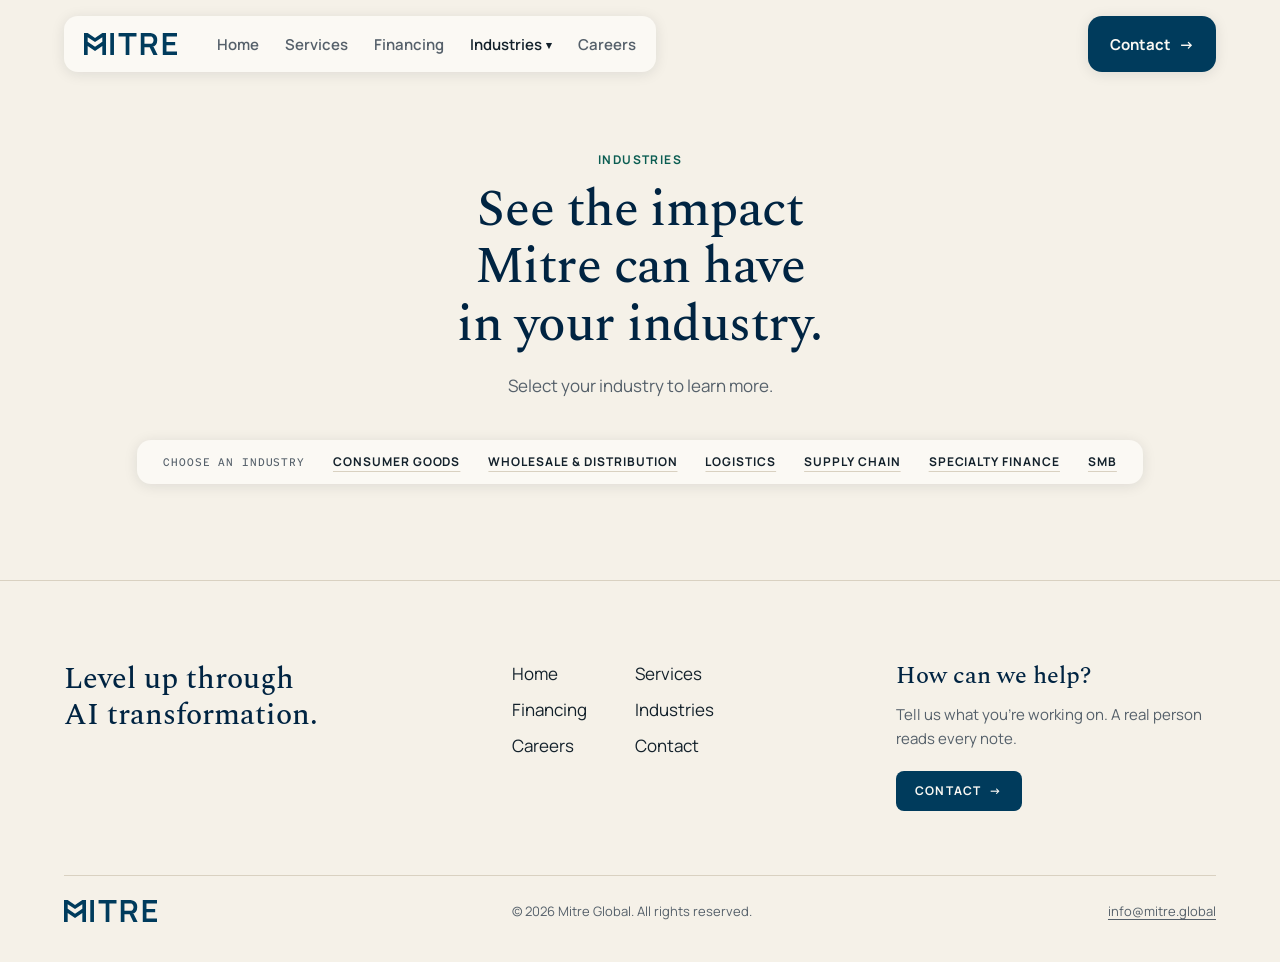
<file: industries/index.html>
<!DOCTYPE html>
<html lang="en">
<head>
  <meta charset="UTF-8" />
  <meta name="robots" content="noindex" />
  <meta name="viewport" content="width=device-width, initial-scale=1.0" />
  <title>Industries | Mitre</title>
  <link rel="canonical" href="https://mitre.global/industries/" />
  <meta property="og:type" content="website" />
  <meta property="og:site_name" content="Mitre" />
  <meta property="og:title" content="Industries | Mitre" />
  <meta property="og:url" content="https://mitre.global/industries/" />
  <meta name="twitter:card" content="summary" />
  <link rel="icon" type="image/svg+xml" href="/favicon.svg?v=4acdc474" />
  <link rel="icon" type="image/png" sizes="32x32" href="/favicon-32.png?v=2815bd40" />
  <link rel="apple-touch-icon" href="/apple-touch-icon.png?v=2659dbe8" />
  <link rel="preconnect" href="https://fonts.googleapis.com" />
  <link rel="preconnect" href="https://fonts.gstatic.com" crossorigin />
  <link href="https://fonts.googleapis.com/css2?family=Manrope:wght@400;600;700&amp;family=Red+Hat+Mono:wght@500&amp;family=Spectral:wght@500&amp;display=swap" rel="stylesheet" />
  <link rel="stylesheet" href="/v2/site.css?v=62d42024" />
</head>
<body>
  <header class="hdr" id="nav">
    <div class="hdr__in">
      <div class="island island--nav">
        <button class="island__menu" id="navMenu" aria-label="Menu" aria-expanded="false" aria-controls="mobileMenu">≡</button>
        <a class="island__brand" href="/"><img src="/public/brand/mitre-wordmark-blue.svg" alt="Mitre" width="101" height="24" /></a>
        <nav class="island__links" aria-label="Primary">
          <a href="/">Home</a>
          <a href="/services/">Services</a>
          <a href="/financing/">Financing</a>
          <div class="island__group">
            <a class="island__parent is-current" href="/industries/" aria-current="page">Industries<span class="island__chev" aria-hidden="true">▾</span></a>
            <div class="island__drop">
              <ul class="island__panel" aria-label="Industries">
              <li><a href="/consumer-goods/">Consumer Goods</a></li>
              <li><a href="/wholesale-distribution/">Wholesale &amp; Distribution</a></li>
              <li><a href="/logistics/">Logistics</a></li>
              <li><a href="/supply-chain/">Supply Chain</a></li>
              <li><a href="/specialty-finance/">Specialty Finance</a></li>
              <li><a href="/smb/">SMB</a></li>
              </ul>
            </div>
          </div>
          <a href="/careers/">Careers</a>
        </nav>
      </div>
      <a class="island island--cta" href="/contact/">Contact <span aria-hidden="true">→</span></a>
    </div>
  </header>
  <nav class="mmenu" id="mobileMenu" aria-label="Menu" aria-hidden="true">
    <a href="/">Home</a>
    <a href="/services/">Services</a>
    <a href="/financing/">Financing</a>
    <a href="/industries/" aria-current="page">Industries</a>
    <div class="mmenu__sub">
      <a href="/consumer-goods/">Consumer Goods</a>
      <a href="/wholesale-distribution/">Wholesale &amp; Distribution</a>
      <a href="/logistics/">Logistics</a>
      <a href="/supply-chain/">Supply Chain</a>
      <a href="/specialty-finance/">Specialty Finance</a>
      <a href="/smb/">SMB</a>
    </div>
    <a href="/careers/">Careers</a>
    <a href="/contact/">Contact</a>
  </nav>

  <main id="page">
    <section class="phero phero--end">
      <div class="wrap">
        <p class="eyebrow">Industries</p>
        <h1 class="h-display">See the impact Mitre can have in your industry.</h1>
        <p class="lede">Select your industry to learn more.</p>
      <nav class="pills" aria-label="Choose an industry">
        <div class="pills__in">
          <span class="pills__k">Choose an industry</span>
          <a href="/consumer-goods/">Consumer Goods</a>
          <a href="/wholesale-distribution/">Wholesale &amp; Distribution</a>
          <a href="/logistics/">Logistics</a>
          <a href="/supply-chain/">Supply Chain</a>
          <a href="/specialty-finance/">Specialty Finance</a>
          <a href="/smb/">SMB</a>
        </div>
      </nav>
      </div>
    </section>

  </main>

  <footer class="foot">
    <div class="wrap">
      <div class="foot__top">
        <p class="foot__tag">Level up through AI transformation.</p>
        <nav class="foot__nav" aria-label="Footer">
          <a href="/">Home</a>
          <a href="/services/">Services</a>
          <a href="/financing/">Financing</a>
          <a href="/industries/">Industries</a>
          <a href="/careers/">Careers</a>
          <a href="/contact/">Contact</a>
        </nav>
        <div class="foot__help">
          <h3>How can we help?</h3>
          <p>Tell us what you're working on. A real person reads every note.</p>
          <a class="btn btn--primary" href="/contact/">Contact <span aria-hidden="true">→</span></a>
        </div>
      </div>
      <div class="foot__bot">
        <a href="/"><img src="/public/brand/mitre-wordmark-blue.svg" alt="Mitre" width="101" height="24" /></a>
        <span>© 2026 Mitre Global. All rights reserved.</span>
        <a href="mailto:info@mitre.global">info@mitre.global</a>
      </div>
    </div>
  </footer>
  <script src="/v2/site.js?v=ba3729e0"></script>
</body>
</html>
</file>
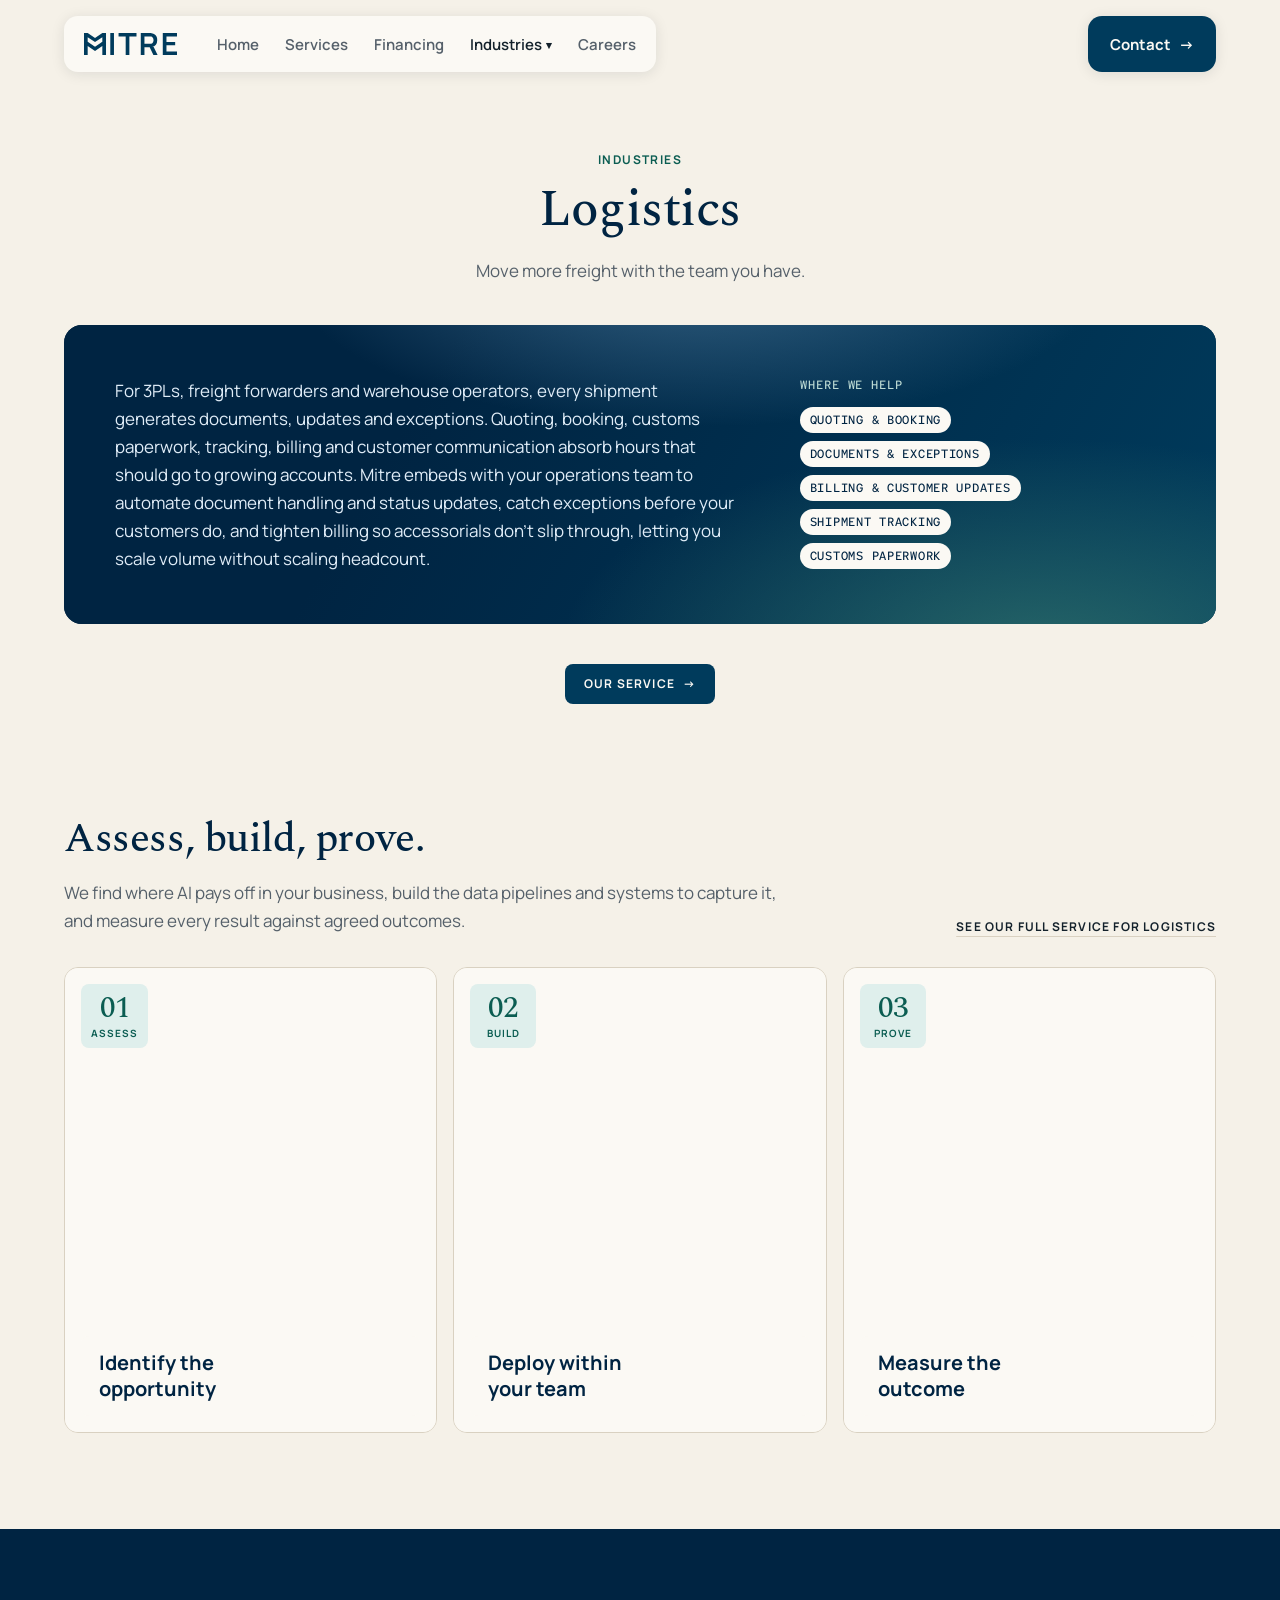
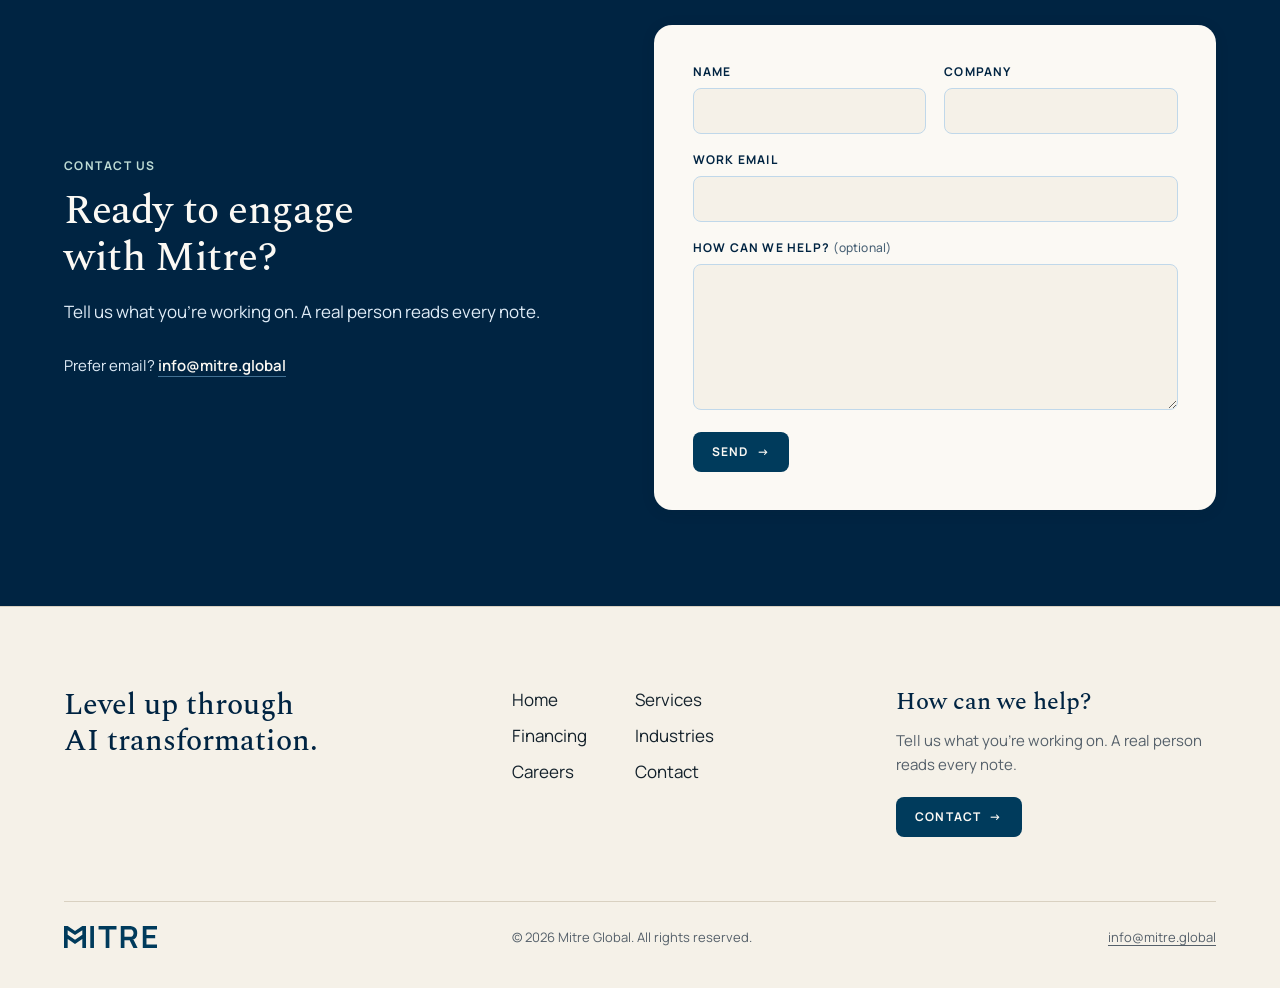
<file: logistics/index.html>
<!DOCTYPE html>
<html lang="en">
<head>
  <meta charset="UTF-8" />
  <meta name="robots" content="noindex" />
  <meta name="viewport" content="width=device-width, initial-scale=1.0" />
  <title>Logistics | Mitre</title>
  <link rel="canonical" href="https://mitre.global/logistics/" />
  <meta property="og:type" content="website" />
  <meta property="og:site_name" content="Mitre" />
  <meta property="og:title" content="Logistics | Mitre" />
  <meta property="og:url" content="https://mitre.global/logistics/" />
  <meta name="twitter:card" content="summary" />
  <link rel="icon" type="image/svg+xml" href="/favicon.svg?v=4acdc474" />
  <link rel="icon" type="image/png" sizes="32x32" href="/favicon-32.png?v=2815bd40" />
  <link rel="apple-touch-icon" href="/apple-touch-icon.png?v=2659dbe8" />
  <link rel="preconnect" href="https://fonts.googleapis.com" />
  <link rel="preconnect" href="https://fonts.gstatic.com" crossorigin />
  <link href="https://fonts.googleapis.com/css2?family=Manrope:wght@400;600;700&amp;family=Red+Hat+Mono:wght@500&amp;family=Spectral:wght@500&amp;display=swap" rel="stylesheet" />
  <link rel="stylesheet" href="/v2/site.css?v=62d42024" />
</head>
<body>
  <header class="hdr" id="nav">
    <div class="hdr__in">
      <div class="island island--nav">
        <button class="island__menu" id="navMenu" aria-label="Menu" aria-expanded="false" aria-controls="mobileMenu">≡</button>
        <a class="island__brand" href="/"><img src="/public/brand/mitre-wordmark-blue.svg" alt="Mitre" width="101" height="24" /></a>
        <nav class="island__links" aria-label="Primary">
          <a href="/">Home</a>
          <a href="/services/">Services</a>
          <a href="/financing/">Financing</a>
          <div class="island__group">
            <a class="island__parent is-current" href="/industries/">Industries<span class="island__chev" aria-hidden="true">▾</span></a>
            <div class="island__drop">
              <ul class="island__panel" aria-label="Industries">
              <li><a href="/consumer-goods/">Consumer Goods</a></li>
              <li><a href="/wholesale-distribution/">Wholesale &amp; Distribution</a></li>
              <li><a href="/logistics/" aria-current="page">Logistics</a></li>
              <li><a href="/supply-chain/">Supply Chain</a></li>
              <li><a href="/specialty-finance/">Specialty Finance</a></li>
              <li><a href="/smb/">SMB</a></li>
              </ul>
            </div>
          </div>
          <a href="/careers/">Careers</a>
        </nav>
      </div>
      <a class="island island--cta" href="/contact/">Contact <span aria-hidden="true">→</span></a>
    </div>
  </header>
  <nav class="mmenu" id="mobileMenu" aria-label="Menu" aria-hidden="true">
    <a href="/">Home</a>
    <a href="/services/">Services</a>
    <a href="/financing/">Financing</a>
    <a href="/industries/">Industries</a>
    <div class="mmenu__sub">
      <a href="/consumer-goods/">Consumer Goods</a>
      <a href="/wholesale-distribution/">Wholesale &amp; Distribution</a>
      <a href="/logistics/" aria-current="page">Logistics</a>
      <a href="/supply-chain/">Supply Chain</a>
      <a href="/specialty-finance/">Specialty Finance</a>
      <a href="/smb/">SMB</a>
    </div>
    <a href="/careers/">Careers</a>
    <a href="/contact/">Contact</a>
  </nav>

  <main id="page">
    <section class="phero" aria-labelledby="ind-title">
      <div class="wrap">
        <p class="eyebrow">Industries</p>
        <h1 class="h-display" id="ind-title">Logistics</h1>
        <p class="lede">Move more freight with the team you have.</p>
      </div>
    </section>
    <section class="sec ind" aria-label="About Logistics">
      <div class="wrap">
        <div class="ind__panel">
          <div class="promo__bg" aria-hidden="true"></div>
          <p class="ind__body">For 3PLs, freight forwarders and warehouse operators, every shipment generates documents, updates and exceptions. Quoting, booking, customs paperwork, tracking, billing and customer communication absorb hours that should go to growing accounts. Mitre embeds with your operations team to automate document handling and status updates, catch exceptions before your customers do, and tighten billing so accessorials don't slip through, letting you scale volume without scaling headcount.</p>
          <div class="ind__help">
            <p class="phase__label">Where we help</p>
            <ul class="tags"><li>Quoting &amp; booking</li><li>Documents &amp; exceptions</li><li>Billing &amp; customer updates</li><li>Shipment tracking</li><li>Customs paperwork</li></ul>
          </div>
        </div>
        <p class="ind__cta"><a class="btn btn--primary" href="/services/">Our service <span aria-hidden="true">→</span></a></p>
      </div>
    </section>

    <section class="sec" id="offering" aria-labelledby="offer-title">
      <div class="wrap">
        <div class="sec__head">
          <div>
            <h2 class="h-section" id="offer-title">Assess, build, prove.</h2>
            <p class="lede">We find where AI pays off in your business, build the data pipelines and systems to capture it, and measure every result against agreed outcomes.</p>
          </div>
          <a class="more" href="/services/">See our full service for Logistics</a>
        </div>
        <div class="cards">
        <article class="card">
          <figure class="card__vis anim anim--soft"><svg class="anim__svg ha" viewBox="0 0 400 300" role="img" aria-labelledby="ha-title"><title id="ha-title">Opportunities ranked by return, with the ones below the minimum engagement set aside.</title><defs>
                <linearGradient id="ha-g" x1="0" y1="0" x2="0" y2="1"><stop class="gl-g0" offset="0"/><stop class="gl-gm" offset=".55"/><stop class="gl-g1" offset="1"/></linearGradient>
                <linearGradient id="ha-gh" x1="0" y1="0" x2="1" y2="0"><stop class="gl-g0" offset="0"/><stop class="gl-gm" offset=".6"/><stop class="gl-g1" offset="1"/></linearGradient>
                <linearGradient id="ha-f" x1="0" y1="0" x2="0" y2="1"><stop class="gl-f0" offset="0"/><stop class="gl-f1" offset="1"/></linearGradient>
                <linearGradient id="ha-l" x1="0" y1="0" x2="1" y2="0"><stop class="gl-l0" offset="0"/><stop class="gl-l1" offset=".3"/><stop class="gl-l1" offset=".75"/><stop class="gl-l2" offset="1"/></linearGradient>
                <linearGradient id="ha-e" x1="0" y1="0" x2="1" y2="1"><stop class="gl-e0" offset="0"/><stop class="gl-e1" offset=".6"/></linearGradient>
                <linearGradient id="ha-c" x1="0" y1="0" x2="0" y2="1"><stop class="gl-c0" offset="0"/><stop class="gl-c1" offset="1"/></linearGradient>
                <filter id="ha-sh" x="-30%" y="-30%" width="160%" height="170%"><feDropShadow class="gl-sh" dx="0" dy="8" stdDeviation="8"/></filter>
              </defs><path class="an-axis" d="M58 262 H346"/><g class="hr-set"><g class="hr-col" style="--i:0;--dx:112px"><g filter="url(#ha-sh)"><rect x="70" y="55" width="40" height="207" rx="10" fill="url(#ha-g)"/><rect x="70" y="55" width="40" height="207" rx="10" fill="url(#ha-l)"/><rect x="73" y="58" width="34" height="26" rx="7" fill="url(#ha-c)"/><rect x="70" y="55" width="40" height="207" rx="10" fill="none" stroke="url(#ha-e)" stroke-width="1.5"/></g></g><g class="hr-col" style="--i:1;--dx:168px"><g filter="url(#ha-sh)"><rect x="126" y="101" width="40" height="161" rx="10" fill="url(#ha-g)"/><rect x="126" y="101" width="40" height="161" rx="10" fill="url(#ha-l)"/><rect x="129" y="104" width="34" height="26" rx="7" fill="url(#ha-c)"/><rect x="126" y="101" width="40" height="161" rx="10" fill="none" stroke="url(#ha-e)" stroke-width="1.5"/></g></g><g class="hr-col" style="--i:2;--dx:-112px"><g filter="url(#ha-sh)"><rect x="182" y="135.5" width="40" height="126.5" rx="10" fill="url(#ha-g)"/><rect x="182" y="135.5" width="40" height="126.5" rx="10" fill="url(#ha-l)"/><rect x="185" y="138.5" width="34" height="26" rx="7" fill="url(#ha-c)"/><rect x="182" y="135.5" width="40" height="126.5" rx="10" fill="none" stroke="url(#ha-e)" stroke-width="1.5"/></g></g><g class="hr-col" style="--i:3;--dx:0px"><g filter="url(#ha-sh)"><rect x="238" y="188.39999999999998" width="40" height="73.60000000000001" rx="10" fill="url(#ha-g)"/><rect x="238" y="188.39999999999998" width="40" height="73.60000000000001" rx="10" fill="url(#ha-l)"/><rect x="241" y="191.39999999999998" width="34" height="24.533333333333335" rx="7" fill="url(#ha-c)"/><rect x="238" y="188.39999999999998" width="40" height="73.60000000000001" rx="10" fill="none" stroke="url(#ha-e)" stroke-width="1.5"/></g><g class="hr-frost"><g filter="url(#ha-sh)"><rect x="238" y="188.39999999999998" width="40" height="73.60000000000001" rx="10" fill="url(#ha-f)"/><rect x="238" y="188.39999999999998" width="40" height="73.60000000000001" rx="10" fill="url(#ha-l)"/><rect x="241" y="191.39999999999998" width="34" height="24.533333333333335" rx="7" fill="url(#ha-c)"/><rect x="238" y="188.39999999999998" width="40" height="73.60000000000001" rx="10" fill="none" stroke="url(#ha-e)" stroke-width="1.5"/></g></g></g><g class="hr-col" style="--i:4;--dx:-168px"><g filter="url(#ha-sh)"><rect x="294" y="216" width="40" height="46" rx="10" fill="url(#ha-g)"/><rect x="294" y="216" width="40" height="46" rx="10" fill="url(#ha-l)"/><rect x="297" y="219" width="34" height="15.333333333333334" rx="7" fill="url(#ha-c)"/><rect x="294" y="216" width="40" height="46" rx="10" fill="none" stroke="url(#ha-e)" stroke-width="1.5"/></g><g class="hr-frost"><g filter="url(#ha-sh)"><rect x="294" y="216" width="40" height="46" rx="10" fill="url(#ha-f)"/><rect x="294" y="216" width="40" height="46" rx="10" fill="url(#ha-l)"/><rect x="297" y="219" width="34" height="15.333333333333334" rx="7" fill="url(#ha-c)"/><rect x="294" y="216" width="40" height="46" rx="10" fill="none" stroke="url(#ha-e)" stroke-width="1.5"/></g></g></g></g><path class="an-min" d="M58 170 H346"/><circle class="an-live" cx="58" cy="170" r="4.5"/></svg></figure>
          <div class="card__chip"><b>01</b><span>Assess</span></div>
          <div class="card__panel">
            <div class="card__head">
              <h3>Identify the opportunity</h3>
              <a class="btn btn--primary btn--sm card__go" href="/services/">Services <span aria-hidden="true">→</span></a>
            </div>
            <div class="card__more"><div>
              <p>We map where time and money go, rank every opportunity by its return, and agree on the outcomes we'll be measured by.</p>
            </div></div>
          </div>
        </article>
        <article class="card">
          <figure class="card__vis anim anim--soft"><svg class="anim__svg hb" viewBox="0 0 400 300" role="img" aria-labelledby="hb-title"><title id="hb-title">Agents, workflows, software and reporting built out from one data layer.</title><defs>
                <linearGradient id="hb-g" x1="0" y1="0" x2="0" y2="1"><stop class="gl-g0" offset="0"/><stop class="gl-gm" offset=".55"/><stop class="gl-g1" offset="1"/></linearGradient>
                <linearGradient id="hb-gh" x1="0" y1="0" x2="1" y2="0"><stop class="gl-g0" offset="0"/><stop class="gl-gm" offset=".6"/><stop class="gl-g1" offset="1"/></linearGradient>
                <linearGradient id="hb-f" x1="0" y1="0" x2="0" y2="1"><stop class="gl-f0" offset="0"/><stop class="gl-f1" offset="1"/></linearGradient>
                <linearGradient id="hb-l" x1="0" y1="0" x2="1" y2="0"><stop class="gl-l0" offset="0"/><stop class="gl-l1" offset=".3"/><stop class="gl-l1" offset=".75"/><stop class="gl-l2" offset="1"/></linearGradient>
                <linearGradient id="hb-e" x1="0" y1="0" x2="1" y2="1"><stop class="gl-e0" offset="0"/><stop class="gl-e1" offset=".6"/></linearGradient>
                <linearGradient id="hb-c" x1="0" y1="0" x2="0" y2="1"><stop class="gl-c0" offset="0"/><stop class="gl-c1" offset="1"/></linearGradient>
                <filter id="hb-sh" x="-30%" y="-30%" width="160%" height="170%"><feDropShadow class="gl-sh" dx="0" dy="8" stdDeviation="8"/></filter>
              </defs><g filter="url(#hb-sh)"><rect x="40" y="244" width="320" height="40" rx="14" fill="url(#hb-gh)"/><rect x="40" y="244" width="320" height="40" rx="14" fill="url(#hb-l)"/><rect x="43" y="247" width="314" height="13.333333333333334" rx="11" fill="url(#hb-c)"/><rect x="40" y="244" width="320" height="40" rx="14" fill="none" stroke="url(#hb-e)" stroke-width="1.5"/></g><path class="an-link an-link--strong" d="M126 244 C126 230 116 232 116 218"/><path class="an-link an-link--strong" d="M274 244 C274 230 284 232 284 218"/><path class="an-link an-link--strong" d="M194 244 C194 142 156 136 156 110"/><path class="an-link an-link--strong" d="M206 244 C206 142 244 136 244 110"/><path class="an-flow a-flow" pathLength="1" d="M126 244 C126 230 116 232 116 218" style="--d:0.8s"/><path class="an-flow a-flow" pathLength="1" d="M274 244 C274 230 284 232 284 218" style="--d:1.5s"/><path class="an-flow a-flow" pathLength="1" d="M194 244 C194 142 156 136 156 110" style="--d:2.2s"/><path class="an-flow a-flow" pathLength="1" d="M206 244 C206 142 244 136 244 110" style="--d:2.9s"/><circle class="an-node" cx="126.0" cy="244" r="4.5"/><circle class="an-node" cx="274.0" cy="244" r="4.5"/><circle class="an-node" cx="194.0" cy="244" r="4.5"/><circle class="an-node" cx="206.0" cy="244" r="4.5"/><g><g filter="url(#hb-sh)"><rect x="56" y="158" width="120" height="60" rx="14" fill="url(#hb-f)"/><rect x="56" y="158" width="120" height="60" rx="14" fill="url(#hb-l)"/><rect x="59" y="161" width="114" height="20.0" rx="11" fill="url(#hb-c)"/><rect x="56" y="158" width="120" height="60" rx="14" fill="none" stroke="url(#hb-e)" stroke-width="1.5"/></g><g><g filter="url(#hb-sh)"><rect x="68" y="170" width="36" height="36" rx="10" fill="url(#hb-g)"/><rect x="68" y="170" width="36" height="36" rx="10" fill="url(#hb-l)"/><rect x="71" y="173" width="30" height="12.0" rx="7" fill="url(#hb-c)"/><rect x="68" y="170" width="36" height="36" rx="10" fill="none" stroke="url(#hb-e)" stroke-width="1.5"/></g></g><g class="an-ico an-ico--on" transform="translate(76 178) scale(0.8333333333333334)"><path d="M12 3l2 5.5L19.5 10 14 12l-2 5.5L10 12 4.5 10 10 8.5z"/><path d="M19 16l.8 2 2 .8-2 .8-.8 2-.8-2-2-.8 2-.8z"/></g><rect class="an-docline" x="116" y="178" width="44" height="6" rx="3"/><rect class="an-docline" x="116" y="192" width="28" height="6" rx="3"/><circle class="an-live amb-glow" cx="162" cy="172" r="4" style="--d:0s"/></g><g><g filter="url(#hb-sh)"><rect x="224" y="158" width="120" height="60" rx="14" fill="url(#hb-f)"/><rect x="224" y="158" width="120" height="60" rx="14" fill="url(#hb-l)"/><rect x="227" y="161" width="114" height="20.0" rx="11" fill="url(#hb-c)"/><rect x="224" y="158" width="120" height="60" rx="14" fill="none" stroke="url(#hb-e)" stroke-width="1.5"/></g><g><g filter="url(#hb-sh)"><rect x="236" y="170" width="36" height="36" rx="10" fill="url(#hb-g)"/><rect x="236" y="170" width="36" height="36" rx="10" fill="url(#hb-l)"/><rect x="239" y="173" width="30" height="12.0" rx="7" fill="url(#hb-c)"/><rect x="236" y="170" width="36" height="36" rx="10" fill="none" stroke="url(#hb-e)" stroke-width="1.5"/></g></g><g class="an-ico an-ico--on" transform="translate(244 178) scale(0.8333333333333334)"><circle cx="5" cy="6" r="2.5"/><circle cx="19" cy="6" r="2.5"/><circle cx="12" cy="18" r="2.5"/><path d="M7.5 6h9M6.5 8.2l4.2 7.6M17.5 8.2l-4.2 7.6"/></g><rect class="an-docline" x="284" y="178" width="44" height="6" rx="3"/><rect class="an-docline" x="284" y="192" width="28" height="6" rx="3"/><circle class="an-live amb-glow" cx="330" cy="172" r="4" style="--d:0.6s"/></g><g><g filter="url(#hb-sh)"><rect x="56" y="50" width="120" height="60" rx="14" fill="url(#hb-f)"/><rect x="56" y="50" width="120" height="60" rx="14" fill="url(#hb-l)"/><rect x="59" y="53" width="114" height="20.0" rx="11" fill="url(#hb-c)"/><rect x="56" y="50" width="120" height="60" rx="14" fill="none" stroke="url(#hb-e)" stroke-width="1.5"/></g><g><g filter="url(#hb-sh)"><rect x="68" y="62" width="36" height="36" rx="10" fill="url(#hb-g)"/><rect x="68" y="62" width="36" height="36" rx="10" fill="url(#hb-l)"/><rect x="71" y="65" width="30" height="12.0" rx="7" fill="url(#hb-c)"/><rect x="68" y="62" width="36" height="36" rx="10" fill="none" stroke="url(#hb-e)" stroke-width="1.5"/></g></g><g class="an-ico an-ico--on" transform="translate(76 70) scale(0.8333333333333334)"><rect x="3" y="4" width="18" height="16" rx="2"/><path d="M3 9h18M7 13h6M7 16h4"/></g><rect class="an-docline" x="116" y="70" width="44" height="6" rx="3"/><rect class="an-docline" x="116" y="84" width="28" height="6" rx="3"/><circle class="an-live amb-glow" cx="162" cy="64" r="4" style="--d:1.2s"/></g><g><g filter="url(#hb-sh)"><rect x="224" y="50" width="120" height="60" rx="14" fill="url(#hb-f)"/><rect x="224" y="50" width="120" height="60" rx="14" fill="url(#hb-l)"/><rect x="227" y="53" width="114" height="20.0" rx="11" fill="url(#hb-c)"/><rect x="224" y="50" width="120" height="60" rx="14" fill="none" stroke="url(#hb-e)" stroke-width="1.5"/></g><g><g filter="url(#hb-sh)"><rect x="236" y="62" width="36" height="36" rx="10" fill="url(#hb-g)"/><rect x="236" y="62" width="36" height="36" rx="10" fill="url(#hb-l)"/><rect x="239" y="65" width="30" height="12.0" rx="7" fill="url(#hb-c)"/><rect x="236" y="62" width="36" height="36" rx="10" fill="none" stroke="url(#hb-e)" stroke-width="1.5"/></g></g><g class="an-ico an-ico--on" transform="translate(244 70) scale(0.8333333333333334)"><path d="M5 20v-8M12 20V5M19 20v-5"/></g><rect class="an-docline" x="284" y="70" width="44" height="6" rx="3"/><rect class="an-docline" x="284" y="84" width="28" height="6" rx="3"/><circle class="an-live amb-glow" cx="330" cy="64" r="4" style="--d:1.8s"/></g></svg></figure>
          <div class="card__chip"><b>02</b><span>Build</span></div>
          <div class="card__panel">
            <div class="card__head">
              <h3>Deploy within your team</h3>
              <a class="btn btn--primary btn--sm card__go" href="/services/">Services <span aria-hidden="true">→</span></a>
            </div>
            <div class="card__more"><div>
              <p>We unify your data, then embed with your team to build the agents, workflows and software in your proposal, and stay through adoption.</p>
            </div></div>
          </div>
        </article>
        <article class="card">
          <figure class="card__vis anim anim--soft"><svg class="anim__svg hp" viewBox="0 0 400 300" role="img" aria-labelledby="hp-title"><title id="hp-title">Time saved, cost savings and new insight, each measured above its baseline.</title><defs>
                <linearGradient id="hp-g" x1="0" y1="0" x2="0" y2="1"><stop class="gl-g0" offset="0"/><stop class="gl-gm" offset=".55"/><stop class="gl-g1" offset="1"/></linearGradient>
                <linearGradient id="hp-gh" x1="0" y1="0" x2="1" y2="0"><stop class="gl-g0" offset="0"/><stop class="gl-gm" offset=".6"/><stop class="gl-g1" offset="1"/></linearGradient>
                <linearGradient id="hp-f" x1="0" y1="0" x2="0" y2="1"><stop class="gl-f0" offset="0"/><stop class="gl-f1" offset="1"/></linearGradient>
                <linearGradient id="hp-l" x1="0" y1="0" x2="1" y2="0"><stop class="gl-l0" offset="0"/><stop class="gl-l1" offset=".3"/><stop class="gl-l1" offset=".75"/><stop class="gl-l2" offset="1"/></linearGradient>
                <linearGradient id="hp-e" x1="0" y1="0" x2="1" y2="1"><stop class="gl-e0" offset="0"/><stop class="gl-e1" offset=".6"/></linearGradient>
                <linearGradient id="hp-c" x1="0" y1="0" x2="0" y2="1"><stop class="gl-c0" offset="0"/><stop class="gl-c1" offset="1"/></linearGradient>
                <filter id="hp-sh" x="-30%" y="-30%" width="160%" height="170%"><feDropShadow class="gl-sh" dx="0" dy="8" stdDeviation="8"/></filter>
              </defs><rect class="an-docline" x="36" y="32" width="70" height="7" rx="3.5"/><rect class="an-rail" x="36" y="58" width="282" height="18" rx="9"/><g class="amb-x" style="--d:0s"><g filter="url(#hp-sh)"><rect x="36" y="58" width="242.52" height="18" rx="9" fill="url(#hp-gh)"/><rect x="36" y="58" width="242.52" height="18" rx="9" fill="url(#hp-l)"/><rect x="39" y="61" width="236.52" height="6.0" rx="6" fill="url(#hp-c)"/><rect x="36" y="58" width="242.52" height="18" rx="9" fill="none" stroke="url(#hp-e)" stroke-width="1.5"/></g></g><path class="an-tick" d="M154.44 50 V84"/><circle class="an-ok" cx="348" cy="67" r="12"/><g class="an-ico an-ico--on" transform="translate(340 59) scale(0.6666666666666666)"><path d="M5 12.5l4.5 4.5L19 7.5"/></g><rect class="an-docline" x="36" y="110" width="92" height="7" rx="3.5"/><rect class="an-rail" x="36" y="136" width="282" height="18" rx="9"/><g class="amb-x" style="--d:0.7s"><g filter="url(#hp-sh)"><rect x="36" y="136" width="203.04" height="18" rx="9" fill="url(#hp-gh)"/><rect x="36" y="136" width="203.04" height="18" rx="9" fill="url(#hp-l)"/><rect x="39" y="139" width="197.04" height="6.0" rx="6" fill="url(#hp-c)"/><rect x="36" y="136" width="203.04" height="18" rx="9" fill="none" stroke="url(#hp-e)" stroke-width="1.5"/></g></g><path class="an-tick" d="M154.44 128 V162"/><circle class="an-ok" cx="348" cy="145" r="12"/><g class="an-ico an-ico--on" transform="translate(340 137) scale(0.6666666666666666)"><path d="M5 12.5l4.5 4.5L19 7.5"/></g><rect class="an-docline" x="36" y="188" width="80" height="7" rx="3.5"/><rect class="an-rail" x="36" y="214" width="282" height="18" rx="9"/><g class="amb-x" style="--d:1.4s"><g filter="url(#hp-sh)"><rect x="36" y="214" width="259.44" height="18" rx="9" fill="url(#hp-gh)"/><rect x="36" y="214" width="259.44" height="18" rx="9" fill="url(#hp-l)"/><rect x="39" y="217" width="253.44" height="6.0" rx="6" fill="url(#hp-c)"/><rect x="36" y="214" width="259.44" height="18" rx="9" fill="none" stroke="url(#hp-e)" stroke-width="1.5"/></g></g><path class="an-tick" d="M154.44 206 V240"/><circle class="an-ok" cx="348" cy="223" r="12"/><g class="an-ico an-ico--on" transform="translate(340 215) scale(0.6666666666666666)"><path d="M5 12.5l4.5 4.5L19 7.5"/></g></svg></figure>
          <div class="card__chip"><b>03</b><span>Prove</span></div>
          <div class="card__panel">
            <div class="card__head">
              <h3>Measure the outcome</h3>
              <a class="btn btn--primary btn--sm card__go" href="/services/">Services <span aria-hidden="true">→</span></a>
            </div>
            <div class="card__more"><div>
              <p>Every system is measured against the outcomes agreed up front, with a regular scorecard of hours saved, costs cut and insight gained.</p>
            </div></div>
          </div>
        </article>
        </div>
      </div>
    </section>

    <section class="reach" id="contact" aria-labelledby="reach-title">
      <div class="wrap reach__in">
        <div class="reach__txt">
          <p class="eyebrow">Contact us</p>
          <h2 class="h-section" id="reach-title">Ready to engage with Mitre?</h2>
          <p class="lede">Tell us what you're working on. A real person reads every note.</p>
          <p class="reach__alt">Prefer email? <a class="reach__mail" href="mailto:info@mitre.global">info@mitre.global</a></p>
        </div>
        <form class="form" data-lead-form="https://script.google.com/macros/s/AKfycbzndSovCUsRlUzlvAE9N_1Qu8-oQ8eQlys31hT71fkJ3C6FxKIMhEebZtipMYPrRMc/exec" novalidate>
          <div class="form__row">
            <label class="field"><span class="field__label">Name</span>
              <input class="field__input" name="name" autocomplete="name" required></label>
            <label class="field"><span class="field__label">Company</span>
              <input class="field__input" name="company" autocomplete="organization" required></label>
          </div>
          <label class="field"><span class="field__label">Work email</span>
            <input class="field__input" type="email" name="email" autocomplete="email" required></label>
          <label class="field"><span class="field__label">How can we help? <span class="field__opt">(optional)</span></span>
            <textarea class="field__input field__input--area" name="message" rows="5"></textarea></label>
          <input type="text" name="website" tabindex="-1" autocomplete="off" aria-hidden="true" style="position:absolute;left:-9999px;width:1px;height:1px;opacity:0">
          <div class="form__foot">
            <button class="btn btn--primary" type="submit">Send <span aria-hidden="true">→</span></button>
            <p class="form__status" role="status" aria-live="polite"></p>
          </div>
        </form>
      </div>
    </section>
  </main>

  <footer class="foot">
    <div class="wrap">
      <div class="foot__top">
        <p class="foot__tag">Level up through AI transformation.</p>
        <nav class="foot__nav" aria-label="Footer">
          <a href="/">Home</a>
          <a href="/services/">Services</a>
          <a href="/financing/">Financing</a>
          <a href="/industries/">Industries</a>
          <a href="/careers/">Careers</a>
          <a href="/contact/">Contact</a>
        </nav>
        <div class="foot__help">
          <h3>How can we help?</h3>
          <p>Tell us what you're working on. A real person reads every note.</p>
          <a class="btn btn--primary" href="/contact/">Contact <span aria-hidden="true">→</span></a>
        </div>
      </div>
      <div class="foot__bot">
        <a href="/"><img src="/public/brand/mitre-wordmark-blue.svg" alt="Mitre" width="101" height="24" /></a>
        <span>© 2026 Mitre Global. All rights reserved.</span>
        <a href="mailto:info@mitre.global">info@mitre.global</a>
      </div>
    </div>
  </footer>
  <script src="/v2/site.js?v=ba3729e0"></script>
</body>
</html>
</file>
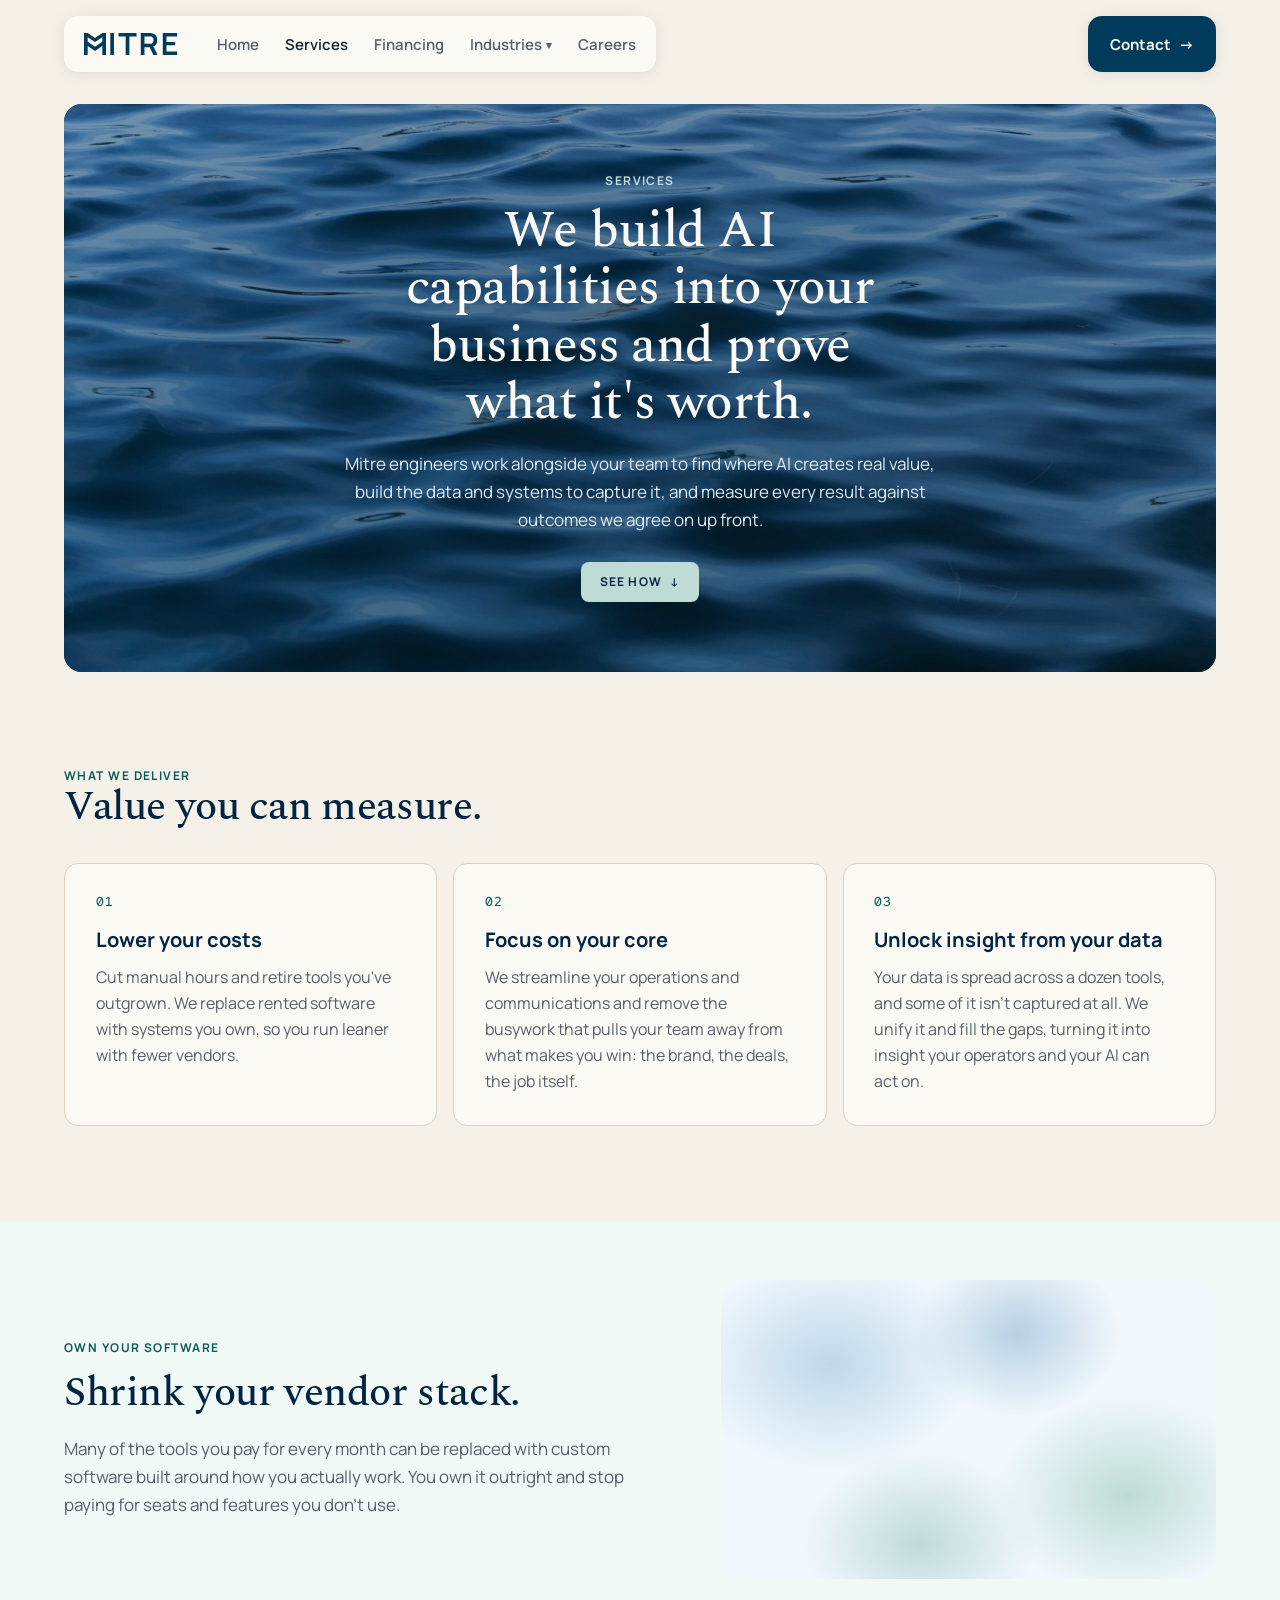
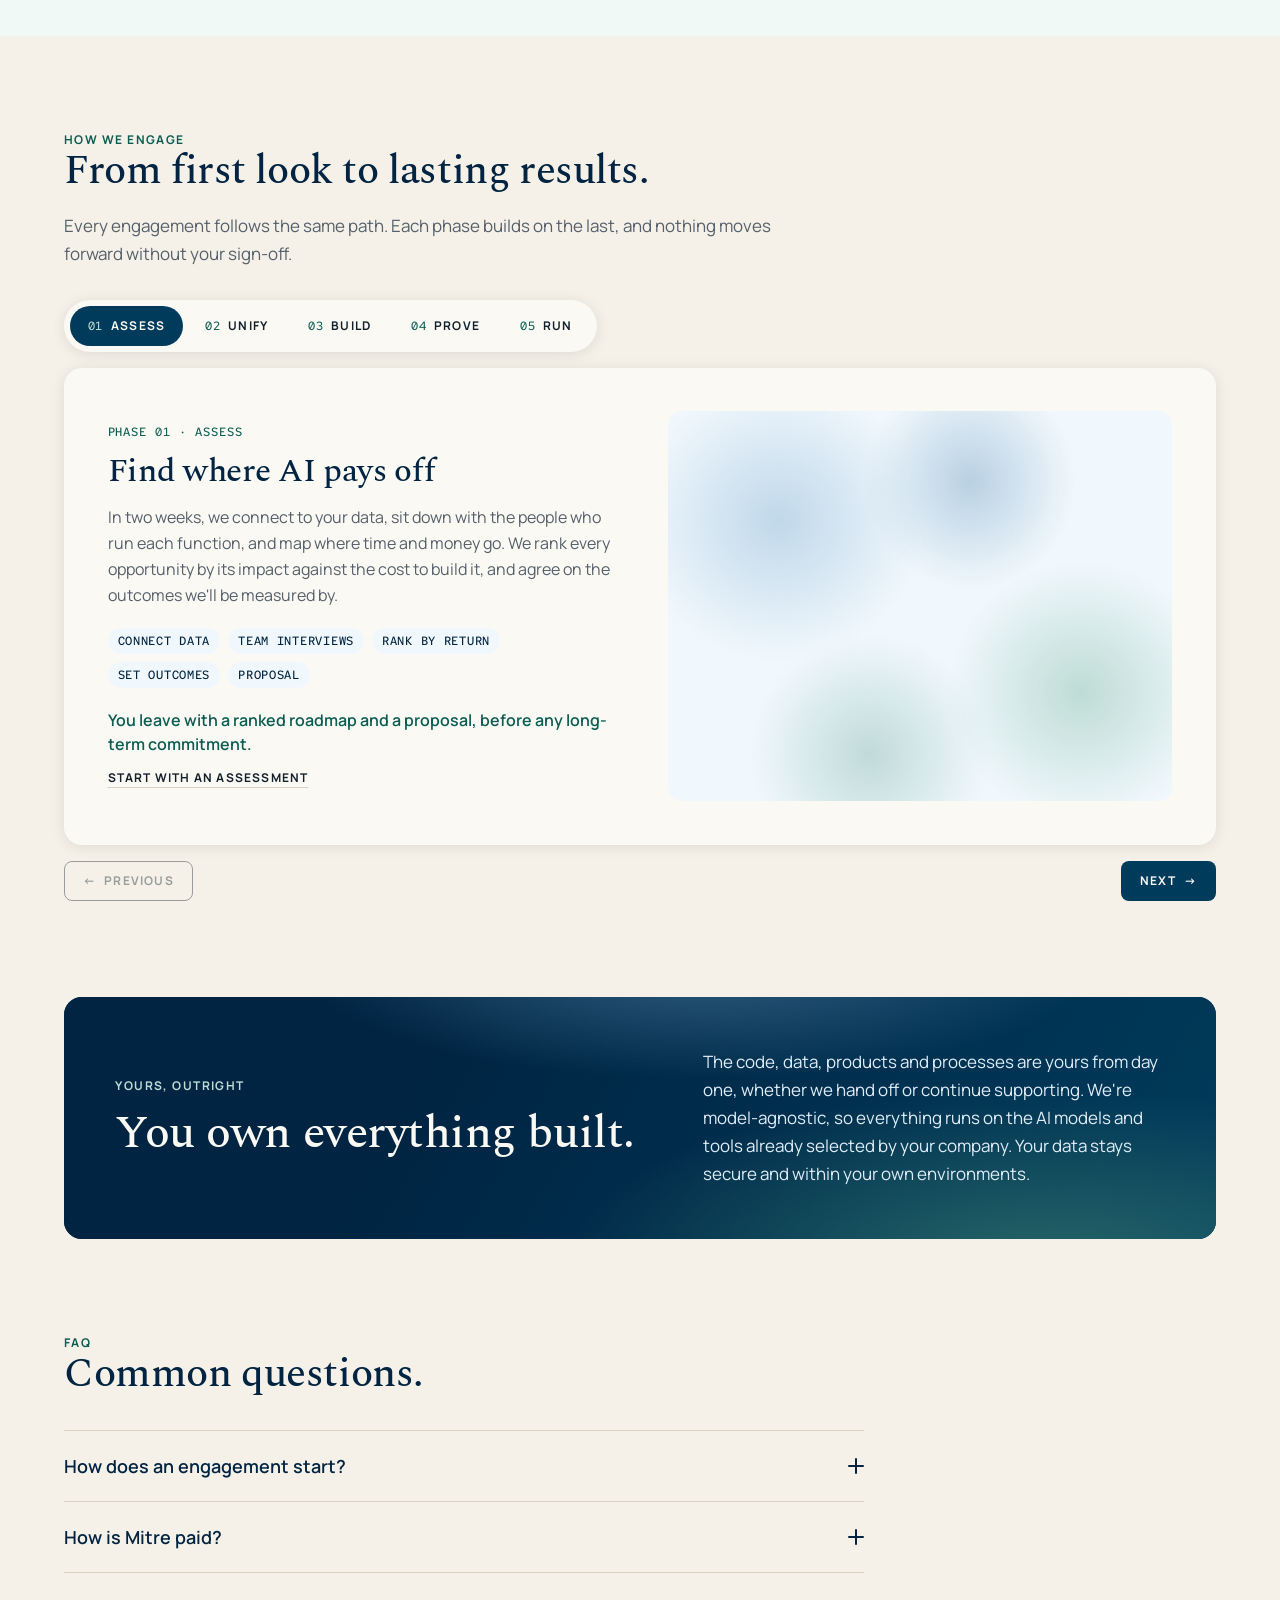
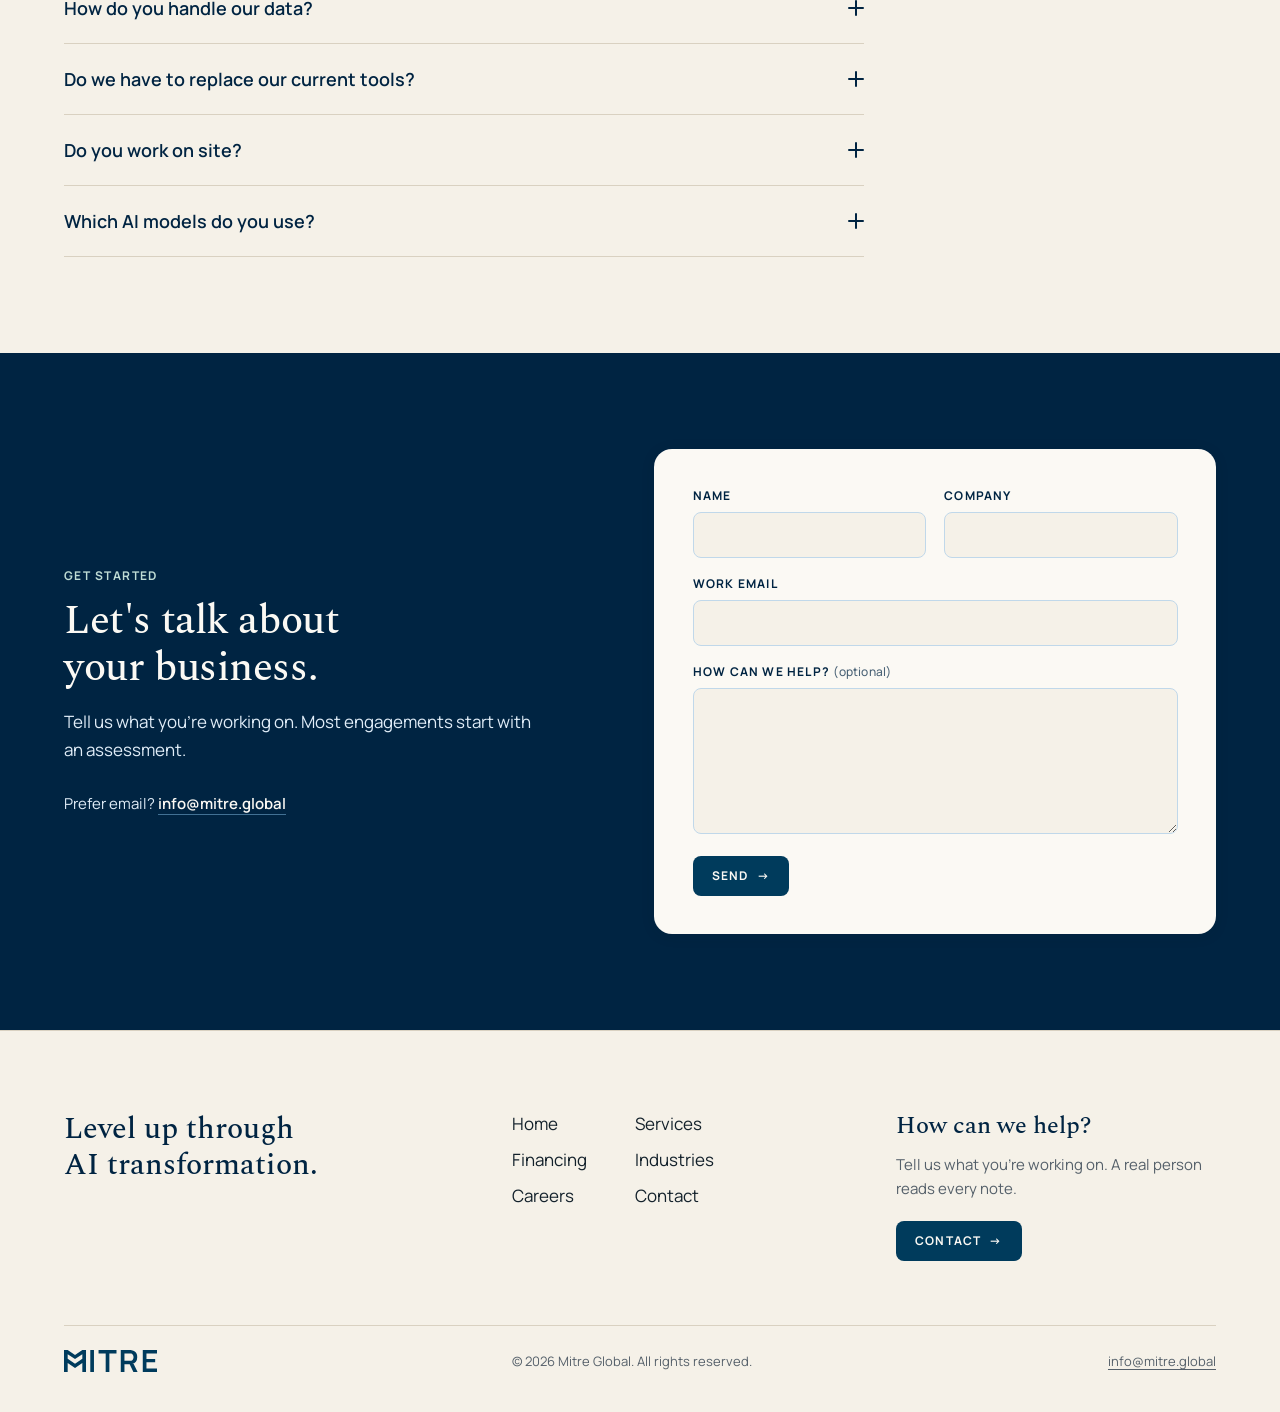
<file: services/index.html>
<!DOCTYPE html>
<html lang="en">
<head>
  <meta charset="UTF-8" />
  <meta name="viewport" content="width=device-width, initial-scale=1.0" />
  <title>Services | Mitre</title>
  <link rel="canonical" href="https://mitre.global/services/" />
  <meta name="description" content="Mitre engineers embed with your team to find where AI pays off, build the systems to capture it, and measure every result." />
  <meta property="og:description" content="Mitre engineers embed with your team to find where AI pays off, build the systems to capture it, and measure every result." />
  <meta property="og:type" content="website" />
  <meta property="og:site_name" content="Mitre" />
  <meta property="og:title" content="Services | Mitre" />
  <meta property="og:url" content="https://mitre.global/services/" />
  <meta name="twitter:card" content="summary" />
  <link rel="icon" type="image/svg+xml" href="/favicon.svg?v=4acdc474" />
  <link rel="icon" type="image/png" sizes="32x32" href="/favicon-32.png?v=2815bd40" />
  <link rel="apple-touch-icon" href="/apple-touch-icon.png?v=2659dbe8" />
  <link rel="preconnect" href="https://fonts.googleapis.com" />
  <link rel="preconnect" href="https://fonts.gstatic.com" crossorigin />
  <link href="https://fonts.googleapis.com/css2?family=Manrope:wght@400;600;700&amp;family=Red+Hat+Mono:wght@500&amp;family=Spectral:wght@500&amp;display=swap" rel="stylesheet" />
  <link rel="stylesheet" href="/v2/site.css?v=62d42024" />
</head>
<body>
  <header class="hdr" id="nav">
    <div class="hdr__in">
      <div class="island island--nav">
        <button class="island__menu" id="navMenu" aria-label="Menu" aria-expanded="false" aria-controls="mobileMenu">≡</button>
        <a class="island__brand" href="/"><img src="/public/brand/mitre-wordmark-blue.svg" alt="Mitre" width="101" height="24" /></a>
        <nav class="island__links" aria-label="Primary">
          <a href="/">Home</a>
          <a href="/services/" aria-current="page">Services</a>
          <a href="/financing/">Financing</a>
          <div class="island__group">
            <a class="island__parent" href="/industries/">Industries<span class="island__chev" aria-hidden="true">▾</span></a>
            <div class="island__drop">
              <ul class="island__panel" aria-label="Industries">
              <li><a href="/consumer-goods/">Consumer Goods</a></li>
              <li><a href="/wholesale-distribution/">Wholesale &amp; Distribution</a></li>
              <li><a href="/logistics/">Logistics</a></li>
              <li><a href="/supply-chain/">Supply Chain</a></li>
              <li><a href="/specialty-finance/">Specialty Finance</a></li>
              <li><a href="/smb/">SMB</a></li>
              </ul>
            </div>
          </div>
          <a href="/careers/">Careers</a>
        </nav>
      </div>
      <a class="island island--cta" href="/contact/">Contact <span aria-hidden="true">→</span></a>
    </div>
  </header>
  <nav class="mmenu" id="mobileMenu" aria-label="Menu" aria-hidden="true">
    <a href="/">Home</a>
    <a href="/services/" aria-current="page">Services</a>
    <a href="/financing/">Financing</a>
    <a href="/industries/">Industries</a>
    <div class="mmenu__sub">
      <a href="/consumer-goods/">Consumer Goods</a>
      <a href="/wholesale-distribution/">Wholesale &amp; Distribution</a>
      <a href="/logistics/">Logistics</a>
      <a href="/supply-chain/">Supply Chain</a>
      <a href="/specialty-finance/">Specialty Finance</a>
      <a href="/smb/">SMB</a>
    </div>
    <a href="/careers/">Careers</a>
    <a href="/contact/">Contact</a>
  </nav>

  <main id="page">
    <section class="phero phero--photo phero--tight" aria-labelledby="svc-title">
      <div class="wrap">
       <div class="phero__box">
        <img class="phero__bg" src="/assets/photos/water.jpg?v=aca1a74b" alt="" width="2000" height="1125" fetchpriority="high" decoding="async" />
        <p class="eyebrow">Services</p>
        <h1 class="h-display" id="svc-title">We build AI capabilities into your business and prove what it's worth.</h1>
        <p class="lede">Mitre engineers work alongside your team to find where AI creates real value, build the data and systems to capture it, and measure every result against outcomes we agree on up front.</p>
        <a class="btn btn--light" href="#deliver">See how <span aria-hidden="true">↓</span></a>
       </div>
      </div>
    </section>

    <section class="sec" id="deliver" aria-labelledby="deliver-title">
      <div class="wrap">
        <div class="sec__head">
          <div>
            <p class="eyebrow">What we deliver</p>
            <h2 class="h-section" id="deliver-title">Value you can measure.</h2>
          </div>
        </div>
        <div class="tiles">
          <article class="tile">
            <p class="tile__n">01</p>
            <h3 class="tile__title">Lower your costs</h3>
            <p class="tile__body">Cut manual hours and retire tools you've outgrown. We replace rented software with systems you own, so you run leaner with fewer vendors.</p>
          </article>
          <article class="tile">
            <p class="tile__n">02</p>
            <h3 class="tile__title">Focus on your core</h3>
            <p class="tile__body">We streamline your operations and communications and remove the busywork that pulls your team away from what makes you win: the brand, the deals, the job itself.</p>
          </article>
          <article class="tile">
            <p class="tile__n">03</p>
            <h3 class="tile__title">Unlock insight from your data</h3>
            <p class="tile__body">Your data is spread across a dozen tools, and some of it isn't captured at all. We unify it and fill the gaps, turning it into insight your operators and your AI can act on.</p>
          </article>
        </div>
      </div>
    </section>

    <section class="feature feature--compact" aria-labelledby="saas-title">
      <div class="wrap feature__in">
        <div>
          <p class="eyebrow">Own your software</p>
          <h2 class="h-section" id="saas-title">Shrink your vendor stack.</h2>
          <p class="lede">Many of the tools you pay for every month can be replaced with custom software built around how you actually work. You own it outright and stop paying for seats and features you don't use.</p>
        </div>
        <figure class="feature__vis anim"><svg class="anim__svg vd" viewBox="0 0 960 540" role="img" aria-labelledby="vd-title"><title id="vd-title">Six rented tools, each billed per seat, fold into one system you own, and monthly cost steps down.</title><defs>
                <linearGradient id="vd-g" x1="0" y1="0" x2="0" y2="1"><stop class="gl-g0" offset="0"/><stop class="gl-gm" offset=".55"/><stop class="gl-g1" offset="1"/></linearGradient>
                <linearGradient id="vd-gh" x1="0" y1="0" x2="1" y2="0"><stop class="gl-g0" offset="0"/><stop class="gl-gm" offset=".6"/><stop class="gl-g1" offset="1"/></linearGradient>
                <linearGradient id="vd-f" x1="0" y1="0" x2="0" y2="1"><stop class="gl-f0" offset="0"/><stop class="gl-f1" offset="1"/></linearGradient>
                <linearGradient id="vd-l" x1="0" y1="0" x2="1" y2="0"><stop class="gl-l0" offset="0"/><stop class="gl-l1" offset=".3"/><stop class="gl-l1" offset=".75"/><stop class="gl-l2" offset="1"/></linearGradient>
                <linearGradient id="vd-e" x1="0" y1="0" x2="1" y2="1"><stop class="gl-e0" offset="0"/><stop class="gl-e1" offset=".6"/></linearGradient>
                <linearGradient id="vd-c" x1="0" y1="0" x2="0" y2="1"><stop class="gl-c0" offset="0"/><stop class="gl-c1" offset="1"/></linearGradient>
                <filter id="vd-sh" x="-30%" y="-30%" width="160%" height="170%"><feDropShadow class="gl-sh" dx="0" dy="8" stdDeviation="8"/></filter>
              </defs><g class="a-pop" style="--d:2s"><g filter="url(#vd-sh)"><rect x="300" y="54" width="360" height="432" rx="20" fill="url(#vd-f)"/><rect x="300" y="54" width="360" height="432" rx="20" fill="url(#vd-l)"/><rect x="303" y="57" width="354" height="26" rx="17" fill="url(#vd-c)"/><rect x="300" y="54" width="360" height="432" rx="20" fill="none" stroke="url(#vd-e)" stroke-width="1.5"/></g><text class="an-t an-t--xl" x="330" y="112">Your system</text><path class="an-rule" d="M330 136 H630"/></g><g class="a-pop" style="--d:3.2s"><g filter="url(#vd-sh)"><rect x="402.0" y="426" width="156" height="42" rx="21" fill="url(#vd-f)"/><rect x="402.0" y="426" width="156" height="42" rx="21" fill="url(#vd-l)"/><rect x="405.0" y="429" width="150" height="14.0" rx="18" fill="url(#vd-c)"/><rect x="402.0" y="426" width="156" height="42" rx="21" fill="none" stroke="url(#vd-e)" stroke-width="1.5"/></g><circle class="an-ok" cx="430.0" cy="447" r="11"/><g class="an-ico an-ico--on" transform="translate(422.0 439) scale(0.6666666666666666)"><path d="M5 12.5l4.5 4.5L19 7.5"/></g><text class="an-m an-m--lg an-m--ok" x="450.0" y="454">Owned</text></g><g class="a-pop" style="--d:3.4s"><g filter="url(#vd-sh)"><rect x="684" y="196" width="252" height="148" rx="18" fill="url(#vd-f)"/><rect x="684" y="196" width="252" height="148" rx="18" fill="url(#vd-l)"/><rect x="687" y="199" width="246" height="26" rx="15" fill="url(#vd-c)"/><rect x="684" y="196" width="252" height="148" rx="18" fill="none" stroke="url(#vd-e)" stroke-width="1.5"/></g><g><g filter="url(#vd-sh)"><rect x="704" y="216" width="40" height="40" rx="12" fill="url(#vd-g)"/><rect x="704" y="216" width="40" height="40" rx="12" fill="url(#vd-l)"/><rect x="707" y="219" width="34" height="13.333333333333334" rx="9" fill="url(#vd-c)"/><rect x="704" y="216" width="40" height="40" rx="12" fill="none" stroke="url(#vd-e)" stroke-width="1.5"/></g></g><g class="an-ico an-ico--on" transform="translate(713 225) scale(0.9166666666666666)"><circle cx="12" cy="12" r="8"/><path d="M12 8v8M9.5 10.5c0-1 1.1-1.6 2.5-1.6s2.5.6 2.5 1.6-1.1 1.4-2.5 1.5-2.5.6-2.5 1.6 1.1 1.6 2.5 1.6 2.5-.6 2.5-1.6"/></g><text class="an-m an-m--lg" x="758" y="242">Monthly cost</text></g><path class="an-line an-line--save a-draw" pathLength="1" d="M708 288 L748 292 L788 306 L828 310 L868 324 L908 328" style="--d:3.8s;--t:1.1s"/><circle class="an-ok a-pop" cx="908" cy="328" r="6" style="--d:4.8s"/><g class="a-rise" style="--d:2.5s"><g class="an-ico" transform="translate(330 154) scale(1.1666666666666667)"><circle cx="12" cy="8" r="4"/><path d="M4 21c0-4 4-6 8-6s8 2 8 6"/></g><text class="an-t an-t--lg" x="372" y="177">CRM</text><g class="an-ico an-ico--ok" transform="translate(602 154) scale(1.1666666666666667)"><path d="M5 12.5l4.5 4.5L19 7.5"/></g></g><g class="a-rise" style="--d:2.6s"><g class="an-ico" transform="translate(330 198) scale(1.1666666666666667)"><rect x="2" y="5" width="20" height="14" rx="2"/><path d="M2 10h20M6 15h4"/></g><text class="an-t an-t--lg" x="372" y="221">Billing</text><g class="an-ico an-ico--ok" transform="translate(602 198) scale(1.1666666666666667)"><path d="M5 12.5l4.5 4.5L19 7.5"/></g></g><g class="a-rise" style="--d:2.7s"><g class="an-ico" transform="translate(330 242) scale(1.1666666666666667)"><path d="M3 7l9-4 9 4v10l-9 4-9-4z"/><path d="M3 7l9 4 9-4M12 11v10"/></g><text class="an-t an-t--lg" x="372" y="265">Inventory</text><g class="an-ico an-ico--ok" transform="translate(602 242) scale(1.1666666666666667)"><path d="M5 12.5l4.5 4.5L19 7.5"/></g></g><g class="a-rise" style="--d:2.8s"><g class="an-ico" transform="translate(330 286) scale(1.1666666666666667)"><path d="M5 20v-8M12 20V5M19 20v-5"/></g><text class="an-t an-t--lg" x="372" y="309">Reports</text><g class="an-ico an-ico--ok" transform="translate(602 286) scale(1.1666666666666667)"><path d="M5 12.5l4.5 4.5L19 7.5"/></g></g><g class="a-rise" style="--d:2.9s"><g class="an-ico" transform="translate(330 330) scale(1.1666666666666667)"><rect x="3" y="5" width="18" height="14" rx="2"/><path d="M3 7l9 6 9-6"/></g><text class="an-t an-t--lg" x="372" y="353">Email</text><g class="an-ico an-ico--ok" transform="translate(602 330) scale(1.1666666666666667)"><path d="M5 12.5l4.5 4.5L19 7.5"/></g></g><g class="a-rise" style="--d:3s"><g class="an-ico" transform="translate(330 374) scale(1.1666666666666667)"><rect x="3" y="5" width="18" height="16" rx="2"/><path d="M3 10h18M8 3v4M16 3v4"/></g><text class="an-t an-t--lg" x="372" y="397">Scheduling</text><g class="an-ico an-ico--ok" transform="translate(602 374) scale(1.1666666666666667)"><path d="M5 12.5l4.5 4.5L19 7.5"/></g></g><g class="a-to" style="--d:1.7s;--dx:342px;--dy:186px"><g class="a-pop" style="--d:0s"><g filter="url(#vd-sh)"><rect x="20" y="34" width="236" height="100" rx="18" fill="url(#vd-f)"/><rect x="20" y="34" width="236" height="100" rx="18" fill="url(#vd-l)"/><rect x="23" y="37" width="230" height="26" rx="15" fill="url(#vd-c)"/><rect x="20" y="34" width="236" height="100" rx="18" fill="none" stroke="url(#vd-e)" stroke-width="1.5"/></g><g class="an-ico" transform="translate(42 68) scale(1.3333333333333333)"><circle cx="12" cy="8" r="4"/><path d="M4 21c0-4 4-6 8-6s8 2 8 6"/></g><text class="an-t an-t--lg" x="90" y="80">CRM</text><text class="an-m an-m--lg" x="90" y="110">Per seat</text></g></g><g class="a-to" style="--d:1.76s;--dx:342px;--dy:0px"><g class="a-pop" style="--d:0.12s"><g filter="url(#vd-sh)"><rect x="20" y="220" width="236" height="100" rx="18" fill="url(#vd-f)"/><rect x="20" y="220" width="236" height="100" rx="18" fill="url(#vd-l)"/><rect x="23" y="223" width="230" height="26" rx="15" fill="url(#vd-c)"/><rect x="20" y="220" width="236" height="100" rx="18" fill="none" stroke="url(#vd-e)" stroke-width="1.5"/></g><g class="an-ico" transform="translate(42 254) scale(1.3333333333333333)"><rect x="2" y="5" width="20" height="14" rx="2"/><path d="M2 10h20M6 15h4"/></g><text class="an-t an-t--lg" x="90" y="266">Billing</text><text class="an-m an-m--lg" x="90" y="296">Per seat</text></g></g><g class="a-to" style="--d:1.82s;--dx:342px;--dy:-186px"><g class="a-pop" style="--d:0.24s"><g filter="url(#vd-sh)"><rect x="20" y="406" width="236" height="100" rx="18" fill="url(#vd-f)"/><rect x="20" y="406" width="236" height="100" rx="18" fill="url(#vd-l)"/><rect x="23" y="409" width="230" height="26" rx="15" fill="url(#vd-c)"/><rect x="20" y="406" width="236" height="100" rx="18" fill="none" stroke="url(#vd-e)" stroke-width="1.5"/></g><g class="an-ico" transform="translate(42 440) scale(1.3333333333333333)"><path d="M3 7l9-4 9 4v10l-9 4-9-4z"/><path d="M3 7l9 4 9-4M12 11v10"/></g><text class="an-t an-t--lg" x="90" y="452">Inventory</text><text class="an-m an-m--lg" x="90" y="482">Per seat</text></g></g><g class="a-to" style="--d:1.88s;--dx:-342px;--dy:186px"><g class="a-pop" style="--d:0.36s"><g filter="url(#vd-sh)"><rect x="704" y="34" width="236" height="100" rx="18" fill="url(#vd-f)"/><rect x="704" y="34" width="236" height="100" rx="18" fill="url(#vd-l)"/><rect x="707" y="37" width="230" height="26" rx="15" fill="url(#vd-c)"/><rect x="704" y="34" width="236" height="100" rx="18" fill="none" stroke="url(#vd-e)" stroke-width="1.5"/></g><g class="an-ico" transform="translate(726 68) scale(1.3333333333333333)"><path d="M5 20v-8M12 20V5M19 20v-5"/></g><text class="an-t an-t--lg" x="774" y="80">Reports</text><text class="an-m an-m--lg" x="774" y="110">Per seat</text></g></g><g class="a-to" style="--d:1.94s;--dx:-342px;--dy:0px"><g class="a-pop" style="--d:0.48s"><g filter="url(#vd-sh)"><rect x="704" y="220" width="236" height="100" rx="18" fill="url(#vd-f)"/><rect x="704" y="220" width="236" height="100" rx="18" fill="url(#vd-l)"/><rect x="707" y="223" width="230" height="26" rx="15" fill="url(#vd-c)"/><rect x="704" y="220" width="236" height="100" rx="18" fill="none" stroke="url(#vd-e)" stroke-width="1.5"/></g><g class="an-ico" transform="translate(726 254) scale(1.3333333333333333)"><rect x="3" y="5" width="18" height="14" rx="2"/><path d="M3 7l9 6 9-6"/></g><text class="an-t an-t--lg" x="774" y="266">Email</text><text class="an-m an-m--lg" x="774" y="296">Per seat</text></g></g><g class="a-to" style="--d:2s;--dx:-342px;--dy:-186px"><g class="a-pop" style="--d:0.6s"><g filter="url(#vd-sh)"><rect x="704" y="406" width="236" height="100" rx="18" fill="url(#vd-f)"/><rect x="704" y="406" width="236" height="100" rx="18" fill="url(#vd-l)"/><rect x="707" y="409" width="230" height="26" rx="15" fill="url(#vd-c)"/><rect x="704" y="406" width="236" height="100" rx="18" fill="none" stroke="url(#vd-e)" stroke-width="1.5"/></g><g class="an-ico" transform="translate(726 440) scale(1.3333333333333333)"><rect x="3" y="5" width="18" height="16" rx="2"/><path d="M3 10h18M8 3v4M16 3v4"/></g><text class="an-t an-t--lg" x="774" y="452">Scheduling</text><text class="an-m an-m--lg" x="774" y="482">Per seat</text></g></g></svg></figure>
      </div>
    </section>

    <section class="sec" aria-labelledby="engage-title">
      <div class="wrap">
        <div class="sec__head">
          <div>
            <p class="eyebrow">How we engage</p>
            <h2 class="h-section" id="engage-title">From first look to lasting results.</h2>
            <p class="lede">Every engagement follows the same path. Each phase builds on the last, and nothing moves forward without your sign-off.</p>
          </div>
        </div>
        <div class="phases" data-phases>
          <div class="phases__tabs" role="tablist" aria-label="Engagement phases" hidden>
            <button type="button" class="phases__tab" role="tab" id="phase-01-tab" aria-controls="phase-01"><span class="phases__n">01</span> Assess</button>
            <button type="button" class="phases__tab" role="tab" id="phase-02-tab" aria-controls="phase-02"><span class="phases__n">02</span> Unify</button>
            <button type="button" class="phases__tab" role="tab" id="phase-03-tab" aria-controls="phase-03"><span class="phases__n">03</span> Build</button>
            <button type="button" class="phases__tab" role="tab" id="phase-04-tab" aria-controls="phase-04"><span class="phases__n">04</span> Prove</button>
            <button type="button" class="phases__tab" role="tab" id="phase-05-tab" aria-controls="phase-05"><span class="phases__n">05</span> Run</button>
          </div>
          <div class="phases__panels">
          <section class="phase" id="phase-01" aria-labelledby="phase-01-title">
            <div class="phase__txt">
              <p class="phase__label">Phase 01 · Assess</p>
              <h3 class="phase__title" id="phase-01-title">Find where AI pays off</h3>
              <p class="phase__desc">In two weeks, we connect to your data, sit down with the people who run each function, and map where time and money go. We rank every opportunity by its impact against the cost to build it, and agree on the outcomes we'll be measured by.</p>
              <ul class="tags" aria-label="What this phase covers"><li>Connect data</li><li>Team interviews</li><li>Rank by return</li><li>Set outcomes</li><li>Proposal</li></ul>
              <p class="phase__deliv">You leave with a ranked roadmap and a proposal, before any long-term commitment.</p>
              <a class="more phase__link" href="/contact/">Start with an assessment</a>
            </div>
            <figure class="phase__vis anim">
            <svg class="anim__svg rk" viewBox="0 0 720 540" role="img" aria-labelledby="rk-title"><title id="rk-title">Six opportunities ranked by return, from 9.5x to 1.9x. 4 clear the minimum engagement threshold.</title><defs>
                <linearGradient id="rk-g" x1="0" y1="0" x2="0" y2="1"><stop class="gl-g0" offset="0"/><stop class="gl-gm" offset=".55"/><stop class="gl-g1" offset="1"/></linearGradient>
                <linearGradient id="rk-gh" x1="0" y1="0" x2="1" y2="0"><stop class="gl-g0" offset="0"/><stop class="gl-gm" offset=".6"/><stop class="gl-g1" offset="1"/></linearGradient>
                <linearGradient id="rk-f" x1="0" y1="0" x2="0" y2="1"><stop class="gl-f0" offset="0"/><stop class="gl-f1" offset="1"/></linearGradient>
                <linearGradient id="rk-l" x1="0" y1="0" x2="1" y2="0"><stop class="gl-l0" offset="0"/><stop class="gl-l1" offset=".3"/><stop class="gl-l1" offset=".75"/><stop class="gl-l2" offset="1"/></linearGradient>
                <linearGradient id="rk-e" x1="0" y1="0" x2="1" y2="1"><stop class="gl-e0" offset="0"/><stop class="gl-e1" offset=".6"/></linearGradient>
                <linearGradient id="rk-c" x1="0" y1="0" x2="0" y2="1"><stop class="gl-c0" offset="0"/><stop class="gl-c1" offset="1"/></linearGradient>
                <filter id="rk-sh" x="-30%" y="-30%" width="160%" height="170%"><feDropShadow class="gl-sh" dx="0" dy="8" stdDeviation="8"/></filter>
              </defs><g class="a-pop"><g filter="url(#rk-sh)"><rect x="30" y="30" width="660" height="480" rx="20" fill="url(#rk-f)"/><rect x="30" y="30" width="660" height="480" rx="20" fill="url(#rk-l)"/><rect x="33" y="33" width="654" height="26" rx="17" fill="url(#rk-c)"/><rect x="30" y="30" width="660" height="480" rx="20" fill="none" stroke="url(#rk-e)" stroke-width="1.5"/></g><text class="an-t" x="58" y="72">Opportunities</text><text class="an-m" x="662" y="72" text-anchor="end">Ranked by return</text></g><g class="a-fade" style="--d:0.2s"><path class="an-gridh" d="M196 392 H652"/><path class="an-gridh" d="M196 272 H652"/><path class="an-gridh" d="M196 212 H652"/><path class="an-axis" d="M196 452 H652"/></g><g class="rk-col" style="--i:0;--dx:76px"><g class="a-gy" style="--d:0.4s;--t:.7s"><g filter="url(#rk-sh)"><rect x="206" y="167.0" width="56" height="285.0" rx="12" fill="url(#rk-g)"/><rect x="206" y="167.0" width="56" height="285.0" rx="12" fill="url(#rk-l)"/><rect x="209" y="170.0" width="50" height="26" rx="9" fill="url(#rk-c)"/><rect x="206" y="167.0" width="56" height="285.0" rx="12" fill="none" stroke="url(#rk-e)" stroke-width="1.5"/></g></g><text class="an-t an-t--sm a-fade" x="234.0" y="153.0" text-anchor="middle" style="--d:2.7s;--t:.4s">9.5x</text></g><g class="rk-col" style="--i:1;--dx:152px"><g class="a-gy" style="--d:0.6s;--t:.7s"><g filter="url(#rk-sh)"><rect x="282" y="236.0" width="56" height="216.0" rx="12" fill="url(#rk-g)"/><rect x="282" y="236.0" width="56" height="216.0" rx="12" fill="url(#rk-l)"/><rect x="285" y="239.0" width="50" height="26" rx="9" fill="url(#rk-c)"/><rect x="282" y="236.0" width="56" height="216.0" rx="12" fill="none" stroke="url(#rk-e)" stroke-width="1.5"/></g></g><text class="an-t an-t--sm a-fade" x="310.0" y="222.0" text-anchor="middle" style="--d:2.77s;--t:.4s">7.2x</text></g><g class="rk-col" style="--i:2;--dx:228px"><g class="a-gy" style="--d:0.8s;--t:.7s"><g filter="url(#rk-sh)"><rect x="358" y="278.0" width="56" height="174.0" rx="12" fill="url(#rk-g)"/><rect x="358" y="278.0" width="56" height="174.0" rx="12" fill="url(#rk-l)"/><rect x="361" y="281.0" width="50" height="26" rx="9" fill="url(#rk-c)"/><rect x="358" y="278.0" width="56" height="174.0" rx="12" fill="none" stroke="url(#rk-e)" stroke-width="1.5"/></g></g><text class="an-t an-t--sm a-fade" x="386.0" y="264.0" text-anchor="middle" style="--d:2.84s;--t:.4s">5.8x</text></g><g class="rk-col" style="--i:3;--dx:-228px"><g class="a-gy" style="--d:0.3s;--t:.7s"><g filter="url(#rk-sh)"><rect x="434" y="329.0" width="56" height="122.99999999999999" rx="12" fill="url(#rk-g)"/><rect x="434" y="329.0" width="56" height="122.99999999999999" rx="12" fill="url(#rk-l)"/><rect x="437" y="332.0" width="50" height="26" rx="9" fill="url(#rk-c)"/><rect x="434" y="329.0" width="56" height="122.99999999999999" rx="12" fill="none" stroke="url(#rk-e)" stroke-width="1.5"/></g></g><text class="an-t an-t--sm a-fade" x="462.0" y="315.0" text-anchor="middle" style="--d:2.91s;--t:.4s">4.1x</text></g><g class="rk-col" style="--i:4;--dx:0px"><g class="a-gy" style="--d:0.7s;--t:.7s"><g filter="url(#rk-sh)"><rect x="510" y="371.0" width="56" height="81.0" rx="12" fill="url(#rk-g)"/><rect x="510" y="371.0" width="56" height="81.0" rx="12" fill="url(#rk-l)"/><rect x="513" y="374.0" width="50" height="26" rx="9" fill="url(#rk-c)"/><rect x="510" y="371.0" width="56" height="81.0" rx="12" fill="none" stroke="url(#rk-e)" stroke-width="1.5"/></g></g><g class="a-fade" style="--d:3.5s;--t:.6s"><g filter="url(#rk-sh)"><rect x="510" y="371.0" width="56" height="81.0" rx="12" fill="url(#rk-f)"/><rect x="510" y="371.0" width="56" height="81.0" rx="12" fill="url(#rk-l)"/><rect x="513" y="374.0" width="50" height="26" rx="9" fill="url(#rk-c)"/><rect x="510" y="371.0" width="56" height="81.0" rx="12" fill="none" stroke="url(#rk-e)" stroke-width="1.5"/></g></g><text class="an-t an-t--sm an-t--mute a-fade" x="538.0" y="357.0" text-anchor="middle" style="--d:2.98s;--t:.4s">2.7x</text></g><g class="rk-col" style="--i:5;--dx:-228px"><g class="a-gy" style="--d:0.5s;--t:.7s"><g filter="url(#rk-sh)"><rect x="586" y="395.0" width="56" height="57.0" rx="12" fill="url(#rk-g)"/><rect x="586" y="395.0" width="56" height="57.0" rx="12" fill="url(#rk-l)"/><rect x="589" y="398.0" width="50" height="19.0" rx="9" fill="url(#rk-c)"/><rect x="586" y="395.0" width="56" height="57.0" rx="12" fill="none" stroke="url(#rk-e)" stroke-width="1.5"/></g></g><g class="a-fade" style="--d:3.5s;--t:.6s"><g filter="url(#rk-sh)"><rect x="586" y="395.0" width="56" height="57.0" rx="12" fill="url(#rk-f)"/><rect x="586" y="395.0" width="56" height="57.0" rx="12" fill="url(#rk-l)"/><rect x="589" y="398.0" width="50" height="19.0" rx="9" fill="url(#rk-c)"/><rect x="586" y="395.0" width="56" height="57.0" rx="12" fill="none" stroke="url(#rk-e)" stroke-width="1.5"/></g></g><text class="an-t an-t--sm an-t--mute a-fade" x="614.0" y="381.0" text-anchor="middle" style="--d:3.05s;--t:.4s">1.9x</text></g><g class="a-fade" style="--d:2.6s;--t:.5s"><text class="an-m an-m--min" x="184" y="482" text-anchor="end">Roadmap</text><text class="an-m" x="234.0" y="482" text-anchor="middle">01</text><text class="an-m" x="310.0" y="482" text-anchor="middle">02</text><text class="an-m" x="386.0" y="482" text-anchor="middle">03</text><text class="an-m" x="462.0" y="482" text-anchor="middle">04</text></g><g class="a-fade" style="--d:3.5s;--t:.6s"><path class="an-min" d="M196 332.0 H652"/><circle class="an-live" cx="196" cy="332.0" r="5"/><text class="an-m an-m--min" x="184" y="336.0" text-anchor="end">Min. engagement</text></g></svg>
          </figure>
          </section>
          <section class="phase" id="phase-02" aria-labelledby="phase-02-title">
            <div class="phase__txt">
              <p class="phase__label">Phase 02 · Unify</p>
              <h3 class="phase__title" id="phase-02-title">Build your data layer</h3>
              <p class="phase__desc">We pull the data spread across your tools and workflows into one unified data layer, enrich it with context, and start capturing what isn't tracked today. It becomes the single source of truth for your team and every system we build on top of it.</p>
              <ul class="tags" aria-label="What this phase covers"><li>Consolidate</li><li>Enrich</li><li>Capture new sources</li><li>Single source of truth</li></ul>
            </div>
            <figure class="phase__vis anim">
            <svg class="anim__svg un" viewBox="0 0 720 540" role="img" aria-labelledby="un-title"><title id="un-title">Spreadsheets, ERP and CRM flow into one unified data layer, then email, calls and manual workflows, which were not tracked before, are captured into it too.</title><defs>
                <linearGradient id="un-g" x1="0" y1="0" x2="0" y2="1"><stop class="gl-g0" offset="0"/><stop class="gl-gm" offset=".55"/><stop class="gl-g1" offset="1"/></linearGradient>
                <linearGradient id="un-gh" x1="0" y1="0" x2="1" y2="0"><stop class="gl-g0" offset="0"/><stop class="gl-gm" offset=".6"/><stop class="gl-g1" offset="1"/></linearGradient>
                <linearGradient id="un-f" x1="0" y1="0" x2="0" y2="1"><stop class="gl-f0" offset="0"/><stop class="gl-f1" offset="1"/></linearGradient>
                <linearGradient id="un-l" x1="0" y1="0" x2="1" y2="0"><stop class="gl-l0" offset="0"/><stop class="gl-l1" offset=".3"/><stop class="gl-l1" offset=".75"/><stop class="gl-l2" offset="1"/></linearGradient>
                <linearGradient id="un-e" x1="0" y1="0" x2="1" y2="1"><stop class="gl-e0" offset="0"/><stop class="gl-e1" offset=".6"/></linearGradient>
                <linearGradient id="un-c" x1="0" y1="0" x2="0" y2="1"><stop class="gl-c0" offset="0"/><stop class="gl-c1" offset="1"/></linearGradient>
                <filter id="un-sh" x="-30%" y="-30%" width="160%" height="170%"><feDropShadow class="gl-sh" dx="0" dy="8" stdDeviation="8"/></filter>
              </defs><path class="an-link a-draw" pathLength="1" d="M168 84.0 C168 154.0 264.0 136 264.0 206" style="--d:1s;--t:.8s"/><path class="an-link a-draw" pathLength="1" d="M360 84.0 C360 154.0 360.0 136 360.0 206" style="--d:1.12s;--t:.8s"/><path class="an-link a-draw" pathLength="1" d="M552 84.0 C552 154.0 456.0 136 456.0 206" style="--d:1.24s;--t:.8s"/><path class="an-link a-draw" pathLength="1" d="M168 422.0 C168 352.0 264.0 388 264.0 318" style="--d:2.7s;--t:.8s"/><path class="an-link a-draw" pathLength="1" d="M360 422.0 C360 352.0 360.0 388 360.0 318" style="--d:3.1s;--t:.8s"/><path class="an-link a-draw" pathLength="1" d="M552 422.0 C552 352.0 456.0 388 456.0 318" style="--d:3.5s;--t:.8s"/><path class="an-flow a-flow" pathLength="1" d="M168 84.0 C168 154.0 264.0 136 264.0 206" style="--d:1.8s"/><path class="an-flow a-flow" pathLength="1" d="M360 84.0 C360 154.0 360.0 136 360.0 206" style="--d:1.92s"/><path class="an-flow a-flow" pathLength="1" d="M552 84.0 C552 154.0 456.0 136 456.0 206" style="--d:2.04s"/><path class="an-flow a-flow" pathLength="1" d="M168 422.0 C168 352.0 264.0 388 264.0 318" style="--d:3.5s"/><path class="an-flow a-flow" pathLength="1" d="M360 422.0 C360 352.0 360.0 388 360.0 318" style="--d:3.9s"/><path class="an-flow a-flow" pathLength="1" d="M552 422.0 C552 352.0 456.0 388 456.0 318" style="--d:4.3s"/><g class="a-pop" style="--d:0.4s"><g filter="url(#un-sh)"><rect x="50" y="206" width="620" height="112" rx="20" fill="url(#un-gh)"/><rect x="50" y="206" width="620" height="112" rx="20" fill="url(#un-l)"/><rect x="53" y="209" width="614" height="26" rx="17" fill="url(#un-c)"/><rect x="50" y="206" width="620" height="112" rx="20" fill="none" stroke="url(#un-e)" stroke-width="1.5"/></g><text class="an-t an-t--on" x="74" y="244">Unified data layer</text><text class="an-m an-m--on" x="646" y="244" text-anchor="end">Single source of truth</text></g><rect class="an-rec a-gx" x="74" y="264" width="420" height="8" rx="4" style="--d:1.9s;--t:1s"/><rect class="an-rec a-gx" x="74" y="282" width="520" height="8" rx="4" style="--d:2.5s;--t:1s"/><rect class="an-rec a-gx" x="74" y="300" width="340" height="8" rx="4" style="--d:3.1s;--t:1s"/><g class="a-out" style="--d:2.3s"><text class="an-m a-fade" x="360" y="510" text-anchor="middle" style="--d:0.6s">Not tracked yet</text></g><g class="a-pop" style="--d:0.2s"><g filter="url(#un-sh)"><rect x="86.19999999999999" y="40.0" width="163.60000000000002" height="44" rx="22" fill="url(#un-f)"/><rect x="86.19999999999999" y="40.0" width="163.60000000000002" height="44" rx="22" fill="url(#un-l)"/><rect x="89.19999999999999" y="43.0" width="157.60000000000002" height="14.666666666666666" rx="19" fill="url(#un-c)"/><rect x="86.19999999999999" y="40.0" width="163.60000000000002" height="44" rx="22" fill="none" stroke="url(#un-e)" stroke-width="1.5"/></g><g class="an-ico" transform="translate(100.19999999999999 52.0) scale(0.8333333333333334)"><rect x="4" y="3" width="16" height="18" rx="2"/><path d="M4 9h16M4 15h16M10 3v18"/></g><text class="an-t an-t--sm" x="128.2" y="68.0">Spreadsheets</text></g><g class="a-pop" style="--d:0.32s"><g filter="url(#un-sh)"><rect x="312.0" y="40.0" width="96" height="44" rx="22" fill="url(#un-f)"/><rect x="312.0" y="40.0" width="96" height="44" rx="22" fill="url(#un-l)"/><rect x="315.0" y="43.0" width="90" height="14.666666666666666" rx="19" fill="url(#un-c)"/><rect x="312.0" y="40.0" width="96" height="44" rx="22" fill="none" stroke="url(#un-e)" stroke-width="1.5"/></g><g class="an-ico" transform="translate(326.0 52.0) scale(0.8333333333333334)"><rect x="3" y="4" width="18" height="6" rx="1.5"/><rect x="3" y="14" width="18" height="6" rx="1.5"/><path d="M7 7h.01M7 17h.01"/></g><text class="an-t an-t--sm" x="354.0" y="68.0">ERP</text></g><g class="a-pop" style="--d:0.44s"><g filter="url(#un-sh)"><rect x="504.0" y="40.0" width="96" height="44" rx="22" fill="url(#un-f)"/><rect x="504.0" y="40.0" width="96" height="44" rx="22" fill="url(#un-l)"/><rect x="507.0" y="43.0" width="90" height="14.666666666666666" rx="19" fill="url(#un-c)"/><rect x="504.0" y="40.0" width="96" height="44" rx="22" fill="none" stroke="url(#un-e)" stroke-width="1.5"/></g><g class="an-ico" transform="translate(518.0 52.0) scale(0.8333333333333334)"><circle cx="12" cy="8" r="4"/><path d="M4 21c0-4 4-6 8-6s8 2 8 6"/></g><text class="an-t an-t--sm" x="546.0" y="68.0">CRM</text></g><g class="a-out" style="--d:2.3s"><g class="a-fade" style="--d:0.6s"><rect class="an-ghost" x="117.0" y="422.0" width="102.0" height="44" rx="22"/></g></g><g class="a-pop" style="--d:2.4s"><g filter="url(#un-sh)"><rect x="117.0" y="422.0" width="102.0" height="44" rx="22" fill="url(#un-f)"/><rect x="117.0" y="422.0" width="102.0" height="44" rx="22" fill="url(#un-l)"/><rect x="120.0" y="425.0" width="96.0" height="14.666666666666666" rx="19" fill="url(#un-c)"/><rect x="117.0" y="422.0" width="102.0" height="44" rx="22" fill="none" stroke="url(#un-e)" stroke-width="1.5"/></g><g class="an-ico" transform="translate(131.0 434.0) scale(0.8333333333333334)"><rect x="3" y="5" width="18" height="14" rx="2"/><path d="M3 7l9 6 9-6"/></g><text class="an-t an-t--sm" x="159.0" y="450.0">Email</text></g><g class="a-out" style="--d:2.7s"><g class="a-fade" style="--d:0.6s"><rect class="an-ghost" x="309.0" y="422.0" width="102.0" height="44" rx="22"/></g></g><g class="a-pop" style="--d:2.8s"><g filter="url(#un-sh)"><rect x="309.0" y="422.0" width="102.0" height="44" rx="22" fill="url(#un-f)"/><rect x="309.0" y="422.0" width="102.0" height="44" rx="22" fill="url(#un-l)"/><rect x="312.0" y="425.0" width="96.0" height="14.666666666666666" rx="19" fill="url(#un-c)"/><rect x="309.0" y="422.0" width="102.0" height="44" rx="22" fill="none" stroke="url(#un-e)" stroke-width="1.5"/></g><g class="an-ico" transform="translate(323.0 434.0) scale(0.8333333333333334)"><path d="M5 4h4l2 5-2.5 1.5a11 11 0 0 0 5 5L15 13l5 2v4a2 2 0 0 1-2 2A16 16 0 0 1 3 6a2 2 0 0 1 2-2"/></g><text class="an-t an-t--sm" x="351.0" y="450.0">Calls</text></g><g class="a-out" style="--d:3.1s"><g class="a-fade" style="--d:0.6s"><rect class="an-ghost" x="452.6" y="422.0" width="198.8" height="44" rx="22"/></g></g><g class="a-pop" style="--d:3.2s"><g filter="url(#un-sh)"><rect x="452.6" y="422.0" width="198.8" height="44" rx="22" fill="url(#un-f)"/><rect x="452.6" y="422.0" width="198.8" height="44" rx="22" fill="url(#un-l)"/><rect x="455.6" y="425.0" width="192.8" height="14.666666666666666" rx="19" fill="url(#un-c)"/><rect x="452.6" y="422.0" width="198.8" height="44" rx="22" fill="none" stroke="url(#un-e)" stroke-width="1.5"/></g><g class="an-ico" transform="translate(466.6 434.0) scale(0.8333333333333334)"><rect x="5" y="4" width="14" height="17" rx="2"/><path d="M9 4V3h6v1M9 10h6M9 14h6M9 18h3"/></g><text class="an-t an-t--sm" x="494.6" y="450.0">Manual workflows</text></g></svg>
          </figure>
          </section>
          <section class="phase" id="phase-03" aria-labelledby="phase-03-title">
            <div class="phase__txt">
              <p class="phase__label">Phase 03 · Build</p>
              <h3 class="phase__title" id="phase-03-title">Deploy alongside your team</h3>
              <p class="phase__desc">Our engineers embed with your team, in person wherever we can, to build the agents, workflows, software and reporting agreed in your proposal. We stay through adoption, so the new systems become part of how your team works.</p>
              <ul class="tags" aria-label="What this phase covers"><li>AI agents</li><li>Workflows</li><li>Custom software</li><li>Reporting</li><li>Adoption</li></ul>
            </div>
            <figure class="phase__vis anim">
            <svg class="anim__svg bd" viewBox="0 0 720 540" role="img" aria-labelledby="bd-title"><title id="bd-title">AI agents, workflows, custom software and reporting built out from the unified data layer.</title><defs>
                <linearGradient id="bd-g" x1="0" y1="0" x2="0" y2="1"><stop class="gl-g0" offset="0"/><stop class="gl-gm" offset=".55"/><stop class="gl-g1" offset="1"/></linearGradient>
                <linearGradient id="bd-gh" x1="0" y1="0" x2="1" y2="0"><stop class="gl-g0" offset="0"/><stop class="gl-gm" offset=".6"/><stop class="gl-g1" offset="1"/></linearGradient>
                <linearGradient id="bd-f" x1="0" y1="0" x2="0" y2="1"><stop class="gl-f0" offset="0"/><stop class="gl-f1" offset="1"/></linearGradient>
                <linearGradient id="bd-l" x1="0" y1="0" x2="1" y2="0"><stop class="gl-l0" offset="0"/><stop class="gl-l1" offset=".3"/><stop class="gl-l1" offset=".75"/><stop class="gl-l2" offset="1"/></linearGradient>
                <linearGradient id="bd-e" x1="0" y1="0" x2="1" y2="1"><stop class="gl-e0" offset="0"/><stop class="gl-e1" offset=".6"/></linearGradient>
                <linearGradient id="bd-c" x1="0" y1="0" x2="0" y2="1"><stop class="gl-c0" offset="0"/><stop class="gl-c1" offset="1"/></linearGradient>
                <filter id="bd-sh" x="-30%" y="-30%" width="160%" height="170%"><feDropShadow class="gl-sh" dx="0" dy="8" stdDeviation="8"/></filter>
              </defs><g class="a-pop"><g filter="url(#bd-sh)"><rect x="50" y="438" width="620" height="62" rx="20" fill="url(#bd-gh)"/><rect x="50" y="438" width="620" height="62" rx="20" fill="url(#bd-l)"/><rect x="53" y="441" width="614" height="20.666666666666668" rx="17" fill="url(#bd-c)"/><rect x="50" y="438" width="620" height="62" rx="20" fill="none" stroke="url(#bd-e)" stroke-width="1.5"/></g><text class="an-t an-t--on" x="74" y="476">Unified data layer</text></g><path class="an-link an-link--strong a-draw" pathLength="1" d="M200 438 C200 414 178.0 418 178.0 394" style="--d:0.5s;--t:.5s"/><path class="an-link an-link--strong a-draw" pathLength="1" d="M520 438 C520 414 542.0 418 542.0 394" style="--d:0.62s;--t:.5s"/><path class="an-link an-link--strong a-draw" pathLength="1" d="M345 438 C345 280 258 300 258 170" style="--d:0.74s;--t:.8s"/><path class="an-link an-link--strong a-draw" pathLength="1" d="M375 438 C375 280 462 300 462 170" style="--d:0.86s;--t:.8s"/><path class="an-flow a-flow" pathLength="1" d="M200 438 C200 414 178.0 418 178.0 394" style="--d:1.25s"/><path class="an-flow a-flow" pathLength="1" d="M520 438 C520 414 542.0 418 542.0 394" style="--d:1.62s"/><path class="an-flow a-flow" pathLength="1" d="M345 438 C345 280 258 300 258 170" style="--d:2.29s"/><path class="an-flow a-flow" pathLength="1" d="M375 438 C375 280 462 300 462 170" style="--d:2.66s"/><circle class="an-node a-pop" cx="200.0" cy="438" r="6" style="--d:0.35s"/><circle class="an-node a-pop" cx="520.0" cy="438" r="6" style="--d:0.43s"/><circle class="an-node a-pop" cx="345.0" cy="438" r="6" style="--d:0.51s"/><circle class="an-node a-pop" cx="375.0" cy="438" r="6" style="--d:0.59s"/><g class="a-rise" style="--d:0.95s"><g filter="url(#bd-sh)"><rect x="58" y="290" width="240" height="104" rx="18" fill="url(#bd-f)"/><rect x="58" y="290" width="240" height="104" rx="18" fill="url(#bd-l)"/><rect x="61" y="293" width="234" height="26" rx="15" fill="url(#bd-c)"/><rect x="58" y="290" width="240" height="104" rx="18" fill="none" stroke="url(#bd-e)" stroke-width="1.5"/></g><g><g filter="url(#bd-sh)"><rect x="76" y="308" width="46" height="46" rx="13" fill="url(#bd-g)"/><rect x="76" y="308" width="46" height="46" rx="13" fill="url(#bd-l)"/><rect x="79" y="311" width="40" height="15.333333333333334" rx="10" fill="url(#bd-c)"/><rect x="76" y="308" width="46" height="46" rx="13" fill="none" stroke="url(#bd-e)" stroke-width="1.5"/></g></g><g class="an-ico an-ico--on" transform="translate(87 319) scale(1.0)"><path d="M12 3l2 5.5L19.5 10 14 12l-2 5.5L10 12 4.5 10 10 8.5z"/><path d="M19 16l.8 2 2 .8-2 .8-.8 2-.8-2-2-.8 2-.8z"/></g><text class="an-t" x="136" y="337">AI agents</text><g class="a-pop" style="--d:2.5s"><circle class="an-live" cx="84" cy="374" r="5"/><text class="an-m" x="98" y="379">Live</text></g></g><g class="a-rise" style="--d:1.07s"><g filter="url(#bd-sh)"><rect x="422" y="290" width="240" height="104" rx="18" fill="url(#bd-f)"/><rect x="422" y="290" width="240" height="104" rx="18" fill="url(#bd-l)"/><rect x="425" y="293" width="234" height="26" rx="15" fill="url(#bd-c)"/><rect x="422" y="290" width="240" height="104" rx="18" fill="none" stroke="url(#bd-e)" stroke-width="1.5"/></g><g><g filter="url(#bd-sh)"><rect x="440" y="308" width="46" height="46" rx="13" fill="url(#bd-g)"/><rect x="440" y="308" width="46" height="46" rx="13" fill="url(#bd-l)"/><rect x="443" y="311" width="40" height="15.333333333333334" rx="10" fill="url(#bd-c)"/><rect x="440" y="308" width="46" height="46" rx="13" fill="none" stroke="url(#bd-e)" stroke-width="1.5"/></g></g><g class="an-ico an-ico--on" transform="translate(451 319) scale(1.0)"><circle cx="5" cy="6" r="2.5"/><circle cx="19" cy="6" r="2.5"/><circle cx="12" cy="18" r="2.5"/><path d="M7.5 6h9M6.5 8.2l4.2 7.6M17.5 8.2l-4.2 7.6"/></g><text class="an-t" x="500" y="337">Workflows</text><g class="a-pop" style="--d:2.65s"><circle class="an-live" cx="448" cy="374" r="5"/><text class="an-m" x="462" y="379">Live</text></g></g><g class="a-rise" style="--d:1.49s"><g filter="url(#bd-sh)"><rect x="58" y="66" width="240" height="104" rx="18" fill="url(#bd-f)"/><rect x="58" y="66" width="240" height="104" rx="18" fill="url(#bd-l)"/><rect x="61" y="69" width="234" height="26" rx="15" fill="url(#bd-c)"/><rect x="58" y="66" width="240" height="104" rx="18" fill="none" stroke="url(#bd-e)" stroke-width="1.5"/></g><g><g filter="url(#bd-sh)"><rect x="76" y="84" width="46" height="46" rx="13" fill="url(#bd-g)"/><rect x="76" y="84" width="46" height="46" rx="13" fill="url(#bd-l)"/><rect x="79" y="87" width="40" height="15.333333333333334" rx="10" fill="url(#bd-c)"/><rect x="76" y="84" width="46" height="46" rx="13" fill="none" stroke="url(#bd-e)" stroke-width="1.5"/></g></g><g class="an-ico an-ico--on" transform="translate(87 95) scale(1.0)"><rect x="3" y="4" width="18" height="16" rx="2"/><path d="M3 9h18M7 13h6M7 16h4"/></g><text class="an-t" x="136" y="113">Custom software</text><g class="a-pop" style="--d:2.8s"><circle class="an-live" cx="84" cy="150" r="5"/><text class="an-m" x="98" y="155">Live</text></g></g><g class="a-rise" style="--d:1.61s"><g filter="url(#bd-sh)"><rect x="422" y="66" width="240" height="104" rx="18" fill="url(#bd-f)"/><rect x="422" y="66" width="240" height="104" rx="18" fill="url(#bd-l)"/><rect x="425" y="69" width="234" height="26" rx="15" fill="url(#bd-c)"/><rect x="422" y="66" width="240" height="104" rx="18" fill="none" stroke="url(#bd-e)" stroke-width="1.5"/></g><g><g filter="url(#bd-sh)"><rect x="440" y="84" width="46" height="46" rx="13" fill="url(#bd-g)"/><rect x="440" y="84" width="46" height="46" rx="13" fill="url(#bd-l)"/><rect x="443" y="87" width="40" height="15.333333333333334" rx="10" fill="url(#bd-c)"/><rect x="440" y="84" width="46" height="46" rx="13" fill="none" stroke="url(#bd-e)" stroke-width="1.5"/></g></g><g class="an-ico an-ico--on" transform="translate(451 95) scale(1.0)"><path d="M5 20v-8M12 20V5M19 20v-5"/></g><text class="an-t" x="500" y="113">Reporting</text><g class="a-pop" style="--d:2.95s"><circle class="an-live" cx="448" cy="150" r="5"/><text class="an-m" x="462" y="155">Live</text></g></g></svg>
          </figure>
          </section>
          <section class="phase" id="phase-04" aria-labelledby="phase-04-title">
            <div class="phase__txt">
              <p class="phase__label">Phase 04 · Prove</p>
              <h3 class="phase__title" id="phase-04-title">Measure against the outcomes</h3>
              <p class="phase__desc">Every system is measured against the outcomes set in Phase 01. You get a regular scorecard, on a cadence that fits your business, showing hours saved, costs cut and insight gained.</p>
              <ul class="tags" aria-label="What this phase covers"><li>Benchmark</li><li>Scorecard</li><li>Cost savings</li><li>Time saved</li><li>New insight</li></ul>
            </div>
            <figure class="phase__vis anim">
            <svg class="anim__svg pv" viewBox="0 0 720 540" role="img" aria-labelledby="pv-title"><title id="pv-title">A scorecard of time saved, cost savings and new insight, each measured above its baseline.</title><defs>
                <linearGradient id="pv-g" x1="0" y1="0" x2="0" y2="1"><stop class="gl-g0" offset="0"/><stop class="gl-gm" offset=".55"/><stop class="gl-g1" offset="1"/></linearGradient>
                <linearGradient id="pv-gh" x1="0" y1="0" x2="1" y2="0"><stop class="gl-g0" offset="0"/><stop class="gl-gm" offset=".6"/><stop class="gl-g1" offset="1"/></linearGradient>
                <linearGradient id="pv-f" x1="0" y1="0" x2="0" y2="1"><stop class="gl-f0" offset="0"/><stop class="gl-f1" offset="1"/></linearGradient>
                <linearGradient id="pv-l" x1="0" y1="0" x2="1" y2="0"><stop class="gl-l0" offset="0"/><stop class="gl-l1" offset=".3"/><stop class="gl-l1" offset=".75"/><stop class="gl-l2" offset="1"/></linearGradient>
                <linearGradient id="pv-e" x1="0" y1="0" x2="1" y2="1"><stop class="gl-e0" offset="0"/><stop class="gl-e1" offset=".6"/></linearGradient>
                <linearGradient id="pv-c" x1="0" y1="0" x2="0" y2="1"><stop class="gl-c0" offset="0"/><stop class="gl-c1" offset="1"/></linearGradient>
                <filter id="pv-sh" x="-30%" y="-30%" width="160%" height="170%"><feDropShadow class="gl-sh" dx="0" dy="8" stdDeviation="8"/></filter>
              </defs><g class="a-pop" style="--d:0.3s"><g filter="url(#pv-sh)"><rect x="30" y="196" width="660" height="314" rx="20" fill="url(#pv-f)"/><rect x="30" y="196" width="660" height="314" rx="20" fill="url(#pv-l)"/><rect x="33" y="199" width="654" height="26" rx="17" fill="url(#pv-c)"/><rect x="30" y="196" width="660" height="314" rx="20" fill="none" stroke="url(#pv-e)" stroke-width="1.5"/></g><text class="an-t" x="58" y="236">Scorecard</text><text class="an-m" x="662" y="236" text-anchor="end">Against the baseline</text></g><g class="a-fade" style="--d:0.8s"><path class="an-gridv" d="M170.286 280 V438"/><path class="an-gridv" d="M248.571 280 V438"/><path class="an-gridv" d="M326.857 280 V438"/><path class="an-gridv" d="M405.143 280 V438"/><path class="an-gridv" d="M483.429 280 V438"/><path class="an-gridv" d="M561.714 280 V438"/><path class="an-base" d="M92 430 H640"/><text class="an-m" x="640" y="456" text-anchor="end">Baseline</text></g><path class="an-area a-fade" d="M92 430 L170.286 426 L248.571 414 L326.857 396 L405.143 372 L483.429 350 L561.714 332 L640 318 L640 430 L92 430 Z" fill="url(#pv-g)" style="--d:1.9s;--t:.8s"/><path class="an-line a-draw" pathLength="1" d="M92 430 L170.286 426 L248.571 414 L326.857 396 L405.143 372 L483.429 350 L561.714 332 L640 318" style="--d:1s;--t:1.4s"/><g class="a-pop" style="--d:2.3s"><circle class="an-dot" cx="640" cy="318" r="7"/><text class="an-t an-t--sm" x="626" y="300" text-anchor="end">Measured</text></g><g class="a-pop" style="--d:0s"><g filter="url(#pv-sh)"><rect x="30" y="30" width="208" height="132" rx="18" fill="url(#pv-f)"/><rect x="30" y="30" width="208" height="132" rx="18" fill="url(#pv-l)"/><rect x="33" y="33" width="202" height="26" rx="15" fill="url(#pv-c)"/><rect x="30" y="30" width="208" height="132" rx="18" fill="none" stroke="url(#pv-e)" stroke-width="1.5"/></g><g class="an-ico" transform="translate(48 50) scale(1.0)"><circle cx="12" cy="12" r="9"/><path d="M12 7v5l3 2"/></g><text class="an-t an-t--sm" x="80" y="67">Time saved</text><rect class="an-rail" x="50" y="126" width="168" height="12" rx="6"/><g class="a-gx" style="--d:2.6s;--t:1s"><g filter="url(#pv-sh)"><rect x="50" y="126" width="144.48" height="12" rx="6" fill="url(#pv-gh)"/><rect x="50" y="126" width="144.48" height="12" rx="6" fill="url(#pv-l)"/><rect x="53" y="129" width="138.48" height="4.0" rx="3" fill="url(#pv-c)"/><rect x="50" y="126" width="144.48" height="12" rx="6" fill="none" stroke="url(#pv-e)" stroke-width="1.5"/></g></g><path class="an-tick" d="M120.56 118 V146"/><text class="an-m" x="120.56" y="112" text-anchor="middle">Base</text><g class="a-pop" style="--d:3.3s"><circle class="an-ok" cx="216" cy="52" r="11"/><g class="an-ico an-ico--on" transform="translate(208 44) scale(0.6666666666666666)"><path d="M5 12.5l4.5 4.5L19 7.5"/></g></g></g><g class="a-pop" style="--d:0.12s"><g filter="url(#pv-sh)"><rect x="256" y="30" width="208" height="132" rx="18" fill="url(#pv-f)"/><rect x="256" y="30" width="208" height="132" rx="18" fill="url(#pv-l)"/><rect x="259" y="33" width="202" height="26" rx="15" fill="url(#pv-c)"/><rect x="256" y="30" width="208" height="132" rx="18" fill="none" stroke="url(#pv-e)" stroke-width="1.5"/></g><g class="an-ico" transform="translate(274 50) scale(1.0)"><circle cx="12" cy="12" r="9"/><path d="M15 9.5c-.6-1-1.7-1.5-3-1.5-1.7 0-3 .8-3 2s1.3 1.7 3 2 3 .8 3 2-1.3 2-3 2c-1.3 0-2.4-.5-3-1.5M12 6v2M12 16v2"/></g><text class="an-t an-t--sm" x="306" y="67">Cost savings</text><rect class="an-rail" x="276" y="126" width="168" height="12" rx="6"/><g class="a-gx" style="--d:2.75s;--t:1s"><g filter="url(#pv-sh)"><rect x="276" y="126" width="124.32" height="12" rx="6" fill="url(#pv-gh)"/><rect x="276" y="126" width="124.32" height="12" rx="6" fill="url(#pv-l)"/><rect x="279" y="129" width="118.32" height="4.0" rx="3" fill="url(#pv-c)"/><rect x="276" y="126" width="124.32" height="12" rx="6" fill="none" stroke="url(#pv-e)" stroke-width="1.5"/></g></g><path class="an-tick" d="M346.56 118 V146"/><text class="an-m" x="346.56" y="112" text-anchor="middle">Base</text><g class="a-pop" style="--d:3.42s"><circle class="an-ok" cx="442" cy="52" r="11"/><g class="an-ico an-ico--on" transform="translate(434 44) scale(0.6666666666666666)"><path d="M5 12.5l4.5 4.5L19 7.5"/></g></g></g><g class="a-pop" style="--d:0.24s"><g filter="url(#pv-sh)"><rect x="482" y="30" width="208" height="132" rx="18" fill="url(#pv-f)"/><rect x="482" y="30" width="208" height="132" rx="18" fill="url(#pv-l)"/><rect x="485" y="33" width="202" height="26" rx="15" fill="url(#pv-c)"/><rect x="482" y="30" width="208" height="132" rx="18" fill="none" stroke="url(#pv-e)" stroke-width="1.5"/></g><g class="an-ico" transform="translate(500 50) scale(1.0)"><path d="M9 18h6M10 21h4M12 3a6 6 0 0 0-3.5 10.9c.6.5 1 1.3 1 2.1h5c0-.8.4-1.6 1-2.1A6 6 0 0 0 12 3z"/></g><text class="an-t an-t--sm" x="532" y="67">New insight</text><rect class="an-rail" x="502" y="126" width="168" height="12" rx="6"/><g class="a-gx" style="--d:2.9s;--t:1s"><g filter="url(#pv-sh)"><rect x="502" y="126" width="154.56" height="12" rx="6" fill="url(#pv-gh)"/><rect x="502" y="126" width="154.56" height="12" rx="6" fill="url(#pv-l)"/><rect x="505" y="129" width="148.56" height="4.0" rx="3" fill="url(#pv-c)"/><rect x="502" y="126" width="154.56" height="12" rx="6" fill="none" stroke="url(#pv-e)" stroke-width="1.5"/></g></g><path class="an-tick" d="M572.56 118 V146"/><text class="an-m" x="572.56" y="112" text-anchor="middle">Base</text><g class="a-pop" style="--d:3.54s"><circle class="an-ok" cx="668" cy="52" r="11"/><g class="an-ico an-ico--on" transform="translate(660 44) scale(0.6666666666666666)"><path d="M5 12.5l4.5 4.5L19 7.5"/></g></g></g></svg>
          </figure>
          </section>
          <section class="phase" id="phase-05" aria-labelledby="phase-05-title">
            <div class="phase__txt">
              <p class="phase__label">Phase 05 · Run</p>
              <h3 class="phase__title" id="phase-05-title">Choose how we continue</h3>
              <p class="phase__desc">When the work is proven, you choose what comes next.</p>
            </div>
            <div class="paths anim">
              <div class="path a-rise" style="--d:0.15s">
                <span class="path__ico" aria-hidden="true"><svg viewBox="0 0 24 24"><path d="M4 12h12M12 7l5 5-5 5"/><path d="M20 4v16"/></svg></span>
                <h4 class="path__title">Your team runs it.</h4>
                <p>We hand over the systems, code and documentation, and train your team to run and extend them.</p>
              </div>
              <div class="path a-rise" style="--d:0.3s">
                <span class="path__ico" aria-hidden="true"><svg viewBox="0 0 24 24"><circle cx="9" cy="8" r="3.5"/><path d="M2.5 20c0-3.5 3-5.5 6.5-5.5s6.5 2 6.5 5.5"/><circle cx="17" cy="9" r="2.8"/><path d="M17 14.5c2.8 0 4.5 1.6 4.5 4.5"/></svg></span>
                <h4 class="path__title">We run it with you.</h4>
                <p>We keep operating and improving what we built, and take on the next opportunities on your roadmap.</p>
              </div>
            </div>
          </section>
          </div>
          <div class="phases__nav" hidden>
            <button type="button" class="btn btn--outline" data-phase-prev><span aria-hidden="true">←</span> Previous</button>
            <button type="button" class="btn btn--primary" data-phase-next>Next <span aria-hidden="true">→</span></button>
          </div>
        </div>
      </div>
    </section>

    <section class="wrap promo promo--page" aria-labelledby="own-title">
      <div class="promo__card">
        <div class="promo__bg" aria-hidden="true"></div>
        <div>
          <p class="eyebrow">Yours, outright</p>
          <h2 id="own-title">You own everything built.</h2>
        </div>
        <p>The code, data, products and processes are yours from day one, whether we hand off or continue supporting. We're model-agnostic, so everything runs on the AI models and tools already selected by your company. Your data stays secure and within your own environments.</p>
      </div>
    </section>

    <section class="sec" aria-labelledby="faq-title">
      <div class="wrap">
        <div class="sec__head">
          <div>
            <p class="eyebrow">FAQ</p>
            <h2 class="h-section" id="faq-title">Common questions.</h2>
          </div>
        </div>
        <div class="faq">
          <details class="faq__item">
            <summary class="faq__q">How does an engagement start?<span class="faq__icon" aria-hidden="true"></span></summary>
            <p class="faq__a">With a two-week assessment that ends in a ranked roadmap and a proposal. There's no long-term commitment until you've seen it.</p>
          </details>
          <details class="faq__item">
            <summary class="faq__q">How is Mitre paid?<span class="faq__icon" aria-hidden="true"></span></summary>
            <p class="faq__a">Our fees are tied to the value we create and earned as we deliver, not paid all up front. We'll walk through specifics on a call.</p>
          </details>
          <details class="faq__item">
            <summary class="faq__q">How do you handle our data?<span class="faq__icon" aria-hidden="true"></span></summary>
            <p class="faq__a">We work inside your systems with the access our agreement defines, and we hold to the security standards your industry expects.</p>
          </details>
          <details class="faq__item">
            <summary class="faq__q">Do we have to replace our current tools?<span class="faq__icon" aria-hidden="true"></span></summary>
            <p class="faq__a">No. We connect to what you already use. Where custom software would serve you better than a tool you're paying for, we'll show you the math.</p>
          </details>
          <details class="faq__item">
            <summary class="faq__q">Do you work on site?<span class="faq__icon" aria-hidden="true"></span></summary>
            <p class="faq__a">Yes, wherever we can. Our engineers embed with your team in person and work remotely when that serves the project better.</p>
          </details>
          <details class="faq__item">
            <summary class="faq__q">Which AI models do you use?<span class="faq__icon" aria-hidden="true"></span></summary>
            <p class="faq__a">Whichever fit the job and your preferences. We're model-agnostic, and nothing we build locks you into one provider.</p>
          </details>
        </div>
      </div>
    </section>

    <section class="reach" id="contact" aria-labelledby="reach-title">
      <div class="wrap reach__in">
        <div class="reach__txt">
          <p class="eyebrow">Get started</p>
          <h2 class="h-section" id="reach-title">Let's talk about your business.</h2>
          <p class="lede">Tell us what you're working on. Most engagements start with an assessment.</p>
          <p class="reach__alt">Prefer email? <a class="reach__mail" href="mailto:info@mitre.global">info@mitre.global</a></p>
        </div>
        <form class="form" data-lead-form="https://script.google.com/macros/s/AKfycbzndSovCUsRlUzlvAE9N_1Qu8-oQ8eQlys31hT71fkJ3C6FxKIMhEebZtipMYPrRMc/exec" novalidate>
          <div class="form__row">
            <label class="field"><span class="field__label">Name</span>
              <input class="field__input" name="name" autocomplete="name" required></label>
            <label class="field"><span class="field__label">Company</span>
              <input class="field__input" name="company" autocomplete="organization" required></label>
          </div>
          <label class="field"><span class="field__label">Work email</span>
            <input class="field__input" type="email" name="email" autocomplete="email" required></label>
          <label class="field"><span class="field__label">How can we help? <span class="field__opt">(optional)</span></span>
            <textarea class="field__input field__input--area" name="message" rows="5"></textarea></label>
          <input type="text" name="website" tabindex="-1" autocomplete="off" aria-hidden="true" style="position:absolute;left:-9999px;width:1px;height:1px;opacity:0">
          <div class="form__foot">
            <button class="btn btn--primary" type="submit">Send <span aria-hidden="true">→</span></button>
            <p class="form__status" role="status" aria-live="polite"></p>
          </div>
        </form>
      </div>
    </section>
  </main>

  <footer class="foot">
    <div class="wrap">
      <div class="foot__top">
        <p class="foot__tag">Level up through AI transformation.</p>
        <nav class="foot__nav" aria-label="Footer">
          <a href="/">Home</a>
          <a href="/services/">Services</a>
          <a href="/financing/">Financing</a>
          <a href="/industries/">Industries</a>
          <a href="/careers/">Careers</a>
          <a href="/contact/">Contact</a>
        </nav>
        <div class="foot__help">
          <h3>How can we help?</h3>
          <p>Tell us what you're working on. A real person reads every note.</p>
          <a class="btn btn--primary" href="/contact/">Contact <span aria-hidden="true">→</span></a>
        </div>
      </div>
      <div class="foot__bot">
        <a href="/"><img src="/public/brand/mitre-wordmark-blue.svg" alt="Mitre" width="101" height="24" /></a>
        <span>© 2026 Mitre Global. All rights reserved.</span>
        <a href="mailto:info@mitre.global">info@mitre.global</a>
      </div>
    </div>
  </footer>
  <script src="/v2/site.js?v=ba3729e0"></script>
</body>
</html>
</file>
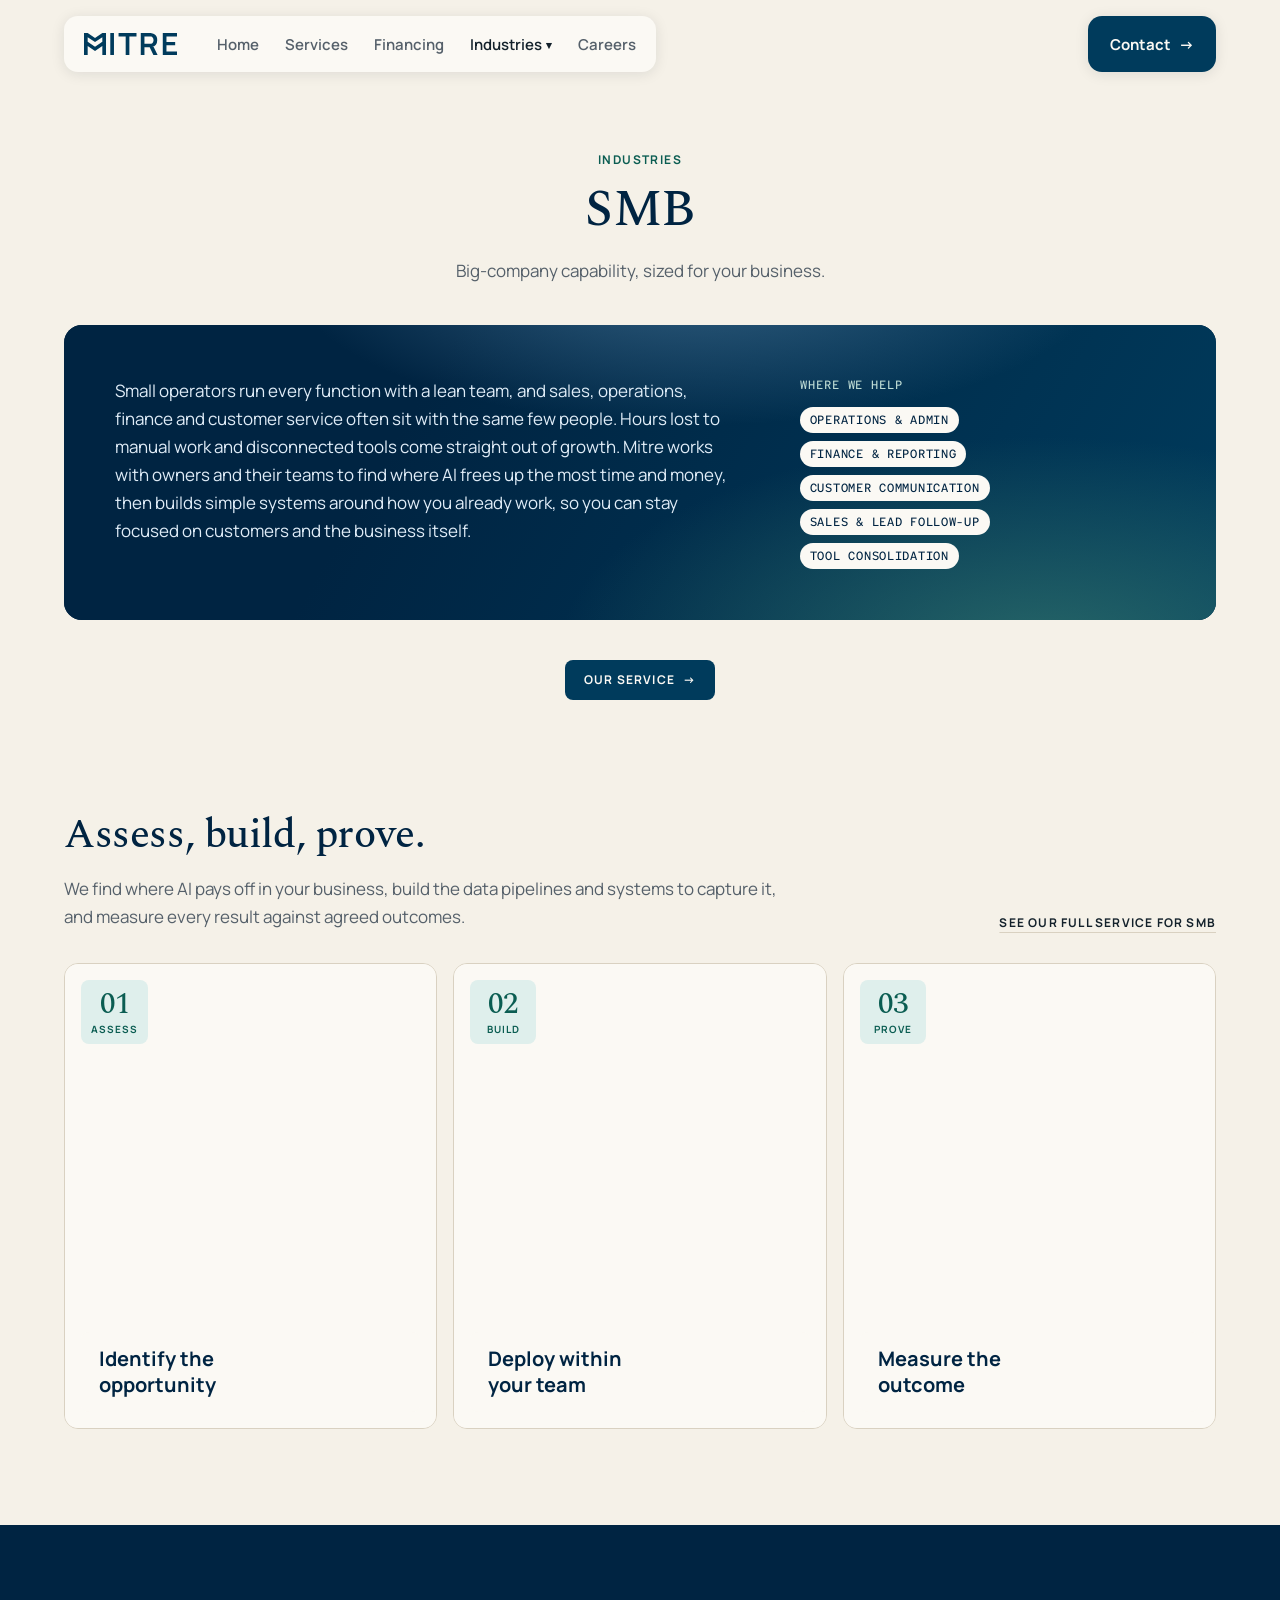
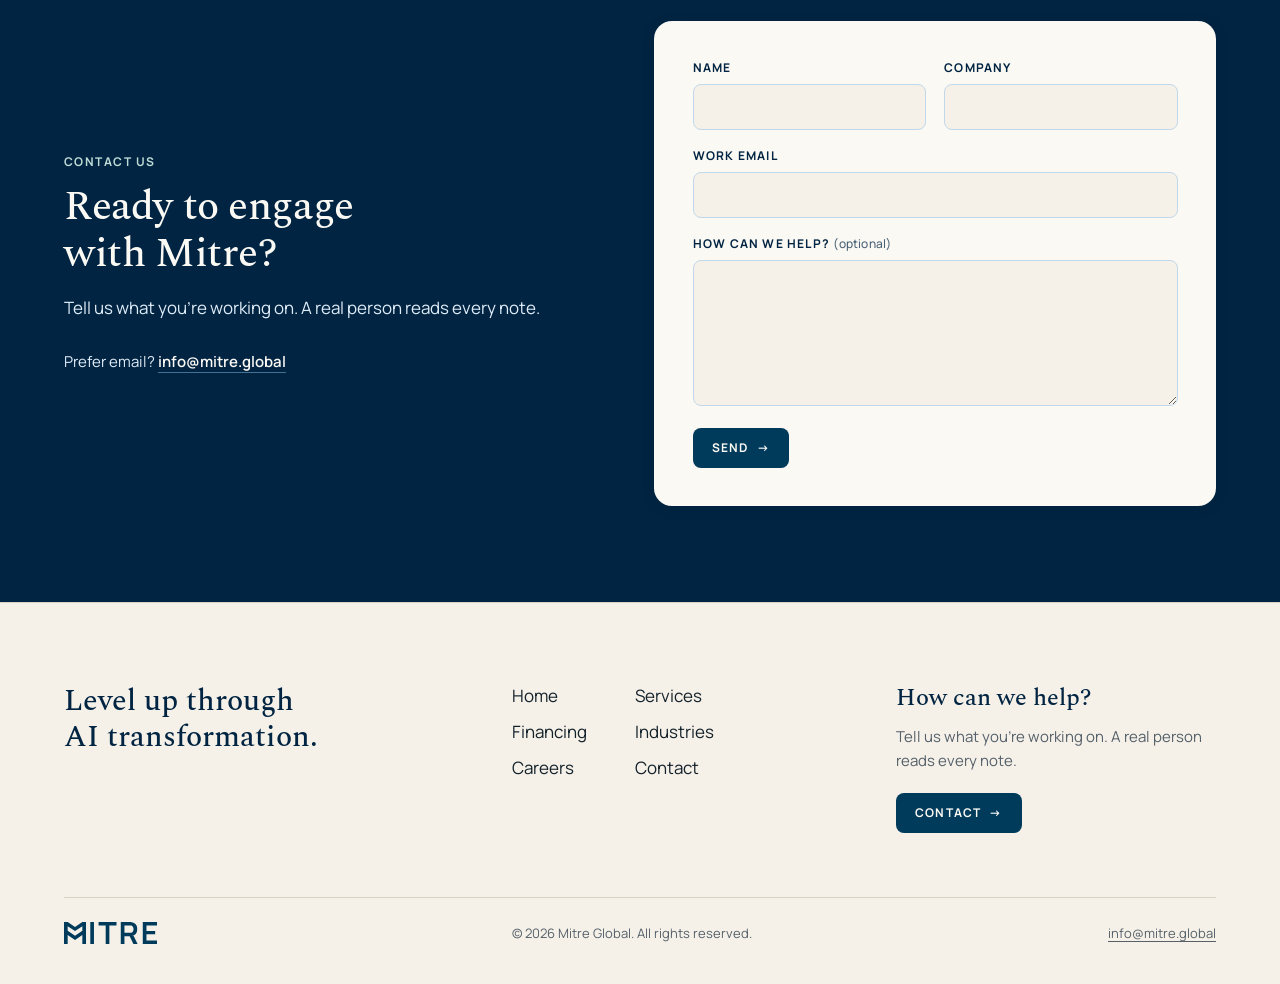
<file: smb/index.html>
<!DOCTYPE html>
<html lang="en">
<head>
  <meta charset="UTF-8" />
  <meta name="robots" content="noindex" />
  <meta name="viewport" content="width=device-width, initial-scale=1.0" />
  <title>SMB | Mitre</title>
  <link rel="canonical" href="https://mitre.global/smb/" />
  <meta property="og:type" content="website" />
  <meta property="og:site_name" content="Mitre" />
  <meta property="og:title" content="SMB | Mitre" />
  <meta property="og:url" content="https://mitre.global/smb/" />
  <meta name="twitter:card" content="summary" />
  <link rel="icon" type="image/svg+xml" href="/favicon.svg?v=4acdc474" />
  <link rel="icon" type="image/png" sizes="32x32" href="/favicon-32.png?v=2815bd40" />
  <link rel="apple-touch-icon" href="/apple-touch-icon.png?v=2659dbe8" />
  <link rel="preconnect" href="https://fonts.googleapis.com" />
  <link rel="preconnect" href="https://fonts.gstatic.com" crossorigin />
  <link href="https://fonts.googleapis.com/css2?family=Manrope:wght@400;600;700&amp;family=Red+Hat+Mono:wght@500&amp;family=Spectral:wght@500&amp;display=swap" rel="stylesheet" />
  <link rel="stylesheet" href="/v2/site.css?v=62d42024" />
</head>
<body>
  <header class="hdr" id="nav">
    <div class="hdr__in">
      <div class="island island--nav">
        <button class="island__menu" id="navMenu" aria-label="Menu" aria-expanded="false" aria-controls="mobileMenu">≡</button>
        <a class="island__brand" href="/"><img src="/public/brand/mitre-wordmark-blue.svg" alt="Mitre" width="101" height="24" /></a>
        <nav class="island__links" aria-label="Primary">
          <a href="/">Home</a>
          <a href="/services/">Services</a>
          <a href="/financing/">Financing</a>
          <div class="island__group">
            <a class="island__parent is-current" href="/industries/">Industries<span class="island__chev" aria-hidden="true">▾</span></a>
            <div class="island__drop">
              <ul class="island__panel" aria-label="Industries">
              <li><a href="/consumer-goods/">Consumer Goods</a></li>
              <li><a href="/wholesale-distribution/">Wholesale &amp; Distribution</a></li>
              <li><a href="/logistics/">Logistics</a></li>
              <li><a href="/supply-chain/">Supply Chain</a></li>
              <li><a href="/specialty-finance/">Specialty Finance</a></li>
              <li><a href="/smb/" aria-current="page">SMB</a></li>
              </ul>
            </div>
          </div>
          <a href="/careers/">Careers</a>
        </nav>
      </div>
      <a class="island island--cta" href="/contact/">Contact <span aria-hidden="true">→</span></a>
    </div>
  </header>
  <nav class="mmenu" id="mobileMenu" aria-label="Menu" aria-hidden="true">
    <a href="/">Home</a>
    <a href="/services/">Services</a>
    <a href="/financing/">Financing</a>
    <a href="/industries/">Industries</a>
    <div class="mmenu__sub">
      <a href="/consumer-goods/">Consumer Goods</a>
      <a href="/wholesale-distribution/">Wholesale &amp; Distribution</a>
      <a href="/logistics/">Logistics</a>
      <a href="/supply-chain/">Supply Chain</a>
      <a href="/specialty-finance/">Specialty Finance</a>
      <a href="/smb/" aria-current="page">SMB</a>
    </div>
    <a href="/careers/">Careers</a>
    <a href="/contact/">Contact</a>
  </nav>

  <main id="page">
    <section class="phero" aria-labelledby="ind-title">
      <div class="wrap">
        <p class="eyebrow">Industries</p>
        <h1 class="h-display" id="ind-title">SMB</h1>
        <p class="lede">Big-company capability, sized for your business.</p>
      </div>
    </section>
    <section class="sec ind" aria-label="About SMB">
      <div class="wrap">
        <div class="ind__panel">
          <div class="promo__bg" aria-hidden="true"></div>
          <p class="ind__body">Small operators run every function with a lean team, and sales, operations, finance and customer service often sit with the same few people. Hours lost to manual work and disconnected tools come straight out of growth. Mitre works with owners and their teams to find where AI frees up the most time and money, then builds simple systems around how you already work, so you can stay focused on customers and the business itself.</p>
          <div class="ind__help">
            <p class="phase__label">Where we help</p>
            <ul class="tags"><li>Operations &amp; admin</li><li>Finance &amp; reporting</li><li>Customer communication</li><li>Sales &amp; lead follow-up</li><li>Tool consolidation</li></ul>
          </div>
        </div>
        <p class="ind__cta"><a class="btn btn--primary" href="/services/">Our service <span aria-hidden="true">→</span></a></p>
      </div>
    </section>

    <section class="sec" id="offering" aria-labelledby="offer-title">
      <div class="wrap">
        <div class="sec__head">
          <div>
            <h2 class="h-section" id="offer-title">Assess, build, prove.</h2>
            <p class="lede">We find where AI pays off in your business, build the data pipelines and systems to capture it, and measure every result against agreed outcomes.</p>
          </div>
          <a class="more" href="/services/">See our full service for SMB</a>
        </div>
        <div class="cards">
        <article class="card">
          <figure class="card__vis anim anim--soft"><svg class="anim__svg ha" viewBox="0 0 400 300" role="img" aria-labelledby="ha-title"><title id="ha-title">Opportunities ranked by return, with the ones below the minimum engagement set aside.</title><defs>
                <linearGradient id="ha-g" x1="0" y1="0" x2="0" y2="1"><stop class="gl-g0" offset="0"/><stop class="gl-gm" offset=".55"/><stop class="gl-g1" offset="1"/></linearGradient>
                <linearGradient id="ha-gh" x1="0" y1="0" x2="1" y2="0"><stop class="gl-g0" offset="0"/><stop class="gl-gm" offset=".6"/><stop class="gl-g1" offset="1"/></linearGradient>
                <linearGradient id="ha-f" x1="0" y1="0" x2="0" y2="1"><stop class="gl-f0" offset="0"/><stop class="gl-f1" offset="1"/></linearGradient>
                <linearGradient id="ha-l" x1="0" y1="0" x2="1" y2="0"><stop class="gl-l0" offset="0"/><stop class="gl-l1" offset=".3"/><stop class="gl-l1" offset=".75"/><stop class="gl-l2" offset="1"/></linearGradient>
                <linearGradient id="ha-e" x1="0" y1="0" x2="1" y2="1"><stop class="gl-e0" offset="0"/><stop class="gl-e1" offset=".6"/></linearGradient>
                <linearGradient id="ha-c" x1="0" y1="0" x2="0" y2="1"><stop class="gl-c0" offset="0"/><stop class="gl-c1" offset="1"/></linearGradient>
                <filter id="ha-sh" x="-30%" y="-30%" width="160%" height="170%"><feDropShadow class="gl-sh" dx="0" dy="8" stdDeviation="8"/></filter>
              </defs><path class="an-axis" d="M58 262 H346"/><g class="hr-set"><g class="hr-col" style="--i:0;--dx:112px"><g filter="url(#ha-sh)"><rect x="70" y="55" width="40" height="207" rx="10" fill="url(#ha-g)"/><rect x="70" y="55" width="40" height="207" rx="10" fill="url(#ha-l)"/><rect x="73" y="58" width="34" height="26" rx="7" fill="url(#ha-c)"/><rect x="70" y="55" width="40" height="207" rx="10" fill="none" stroke="url(#ha-e)" stroke-width="1.5"/></g></g><g class="hr-col" style="--i:1;--dx:168px"><g filter="url(#ha-sh)"><rect x="126" y="101" width="40" height="161" rx="10" fill="url(#ha-g)"/><rect x="126" y="101" width="40" height="161" rx="10" fill="url(#ha-l)"/><rect x="129" y="104" width="34" height="26" rx="7" fill="url(#ha-c)"/><rect x="126" y="101" width="40" height="161" rx="10" fill="none" stroke="url(#ha-e)" stroke-width="1.5"/></g></g><g class="hr-col" style="--i:2;--dx:-112px"><g filter="url(#ha-sh)"><rect x="182" y="135.5" width="40" height="126.5" rx="10" fill="url(#ha-g)"/><rect x="182" y="135.5" width="40" height="126.5" rx="10" fill="url(#ha-l)"/><rect x="185" y="138.5" width="34" height="26" rx="7" fill="url(#ha-c)"/><rect x="182" y="135.5" width="40" height="126.5" rx="10" fill="none" stroke="url(#ha-e)" stroke-width="1.5"/></g></g><g class="hr-col" style="--i:3;--dx:0px"><g filter="url(#ha-sh)"><rect x="238" y="188.39999999999998" width="40" height="73.60000000000001" rx="10" fill="url(#ha-g)"/><rect x="238" y="188.39999999999998" width="40" height="73.60000000000001" rx="10" fill="url(#ha-l)"/><rect x="241" y="191.39999999999998" width="34" height="24.533333333333335" rx="7" fill="url(#ha-c)"/><rect x="238" y="188.39999999999998" width="40" height="73.60000000000001" rx="10" fill="none" stroke="url(#ha-e)" stroke-width="1.5"/></g><g class="hr-frost"><g filter="url(#ha-sh)"><rect x="238" y="188.39999999999998" width="40" height="73.60000000000001" rx="10" fill="url(#ha-f)"/><rect x="238" y="188.39999999999998" width="40" height="73.60000000000001" rx="10" fill="url(#ha-l)"/><rect x="241" y="191.39999999999998" width="34" height="24.533333333333335" rx="7" fill="url(#ha-c)"/><rect x="238" y="188.39999999999998" width="40" height="73.60000000000001" rx="10" fill="none" stroke="url(#ha-e)" stroke-width="1.5"/></g></g></g><g class="hr-col" style="--i:4;--dx:-168px"><g filter="url(#ha-sh)"><rect x="294" y="216" width="40" height="46" rx="10" fill="url(#ha-g)"/><rect x="294" y="216" width="40" height="46" rx="10" fill="url(#ha-l)"/><rect x="297" y="219" width="34" height="15.333333333333334" rx="7" fill="url(#ha-c)"/><rect x="294" y="216" width="40" height="46" rx="10" fill="none" stroke="url(#ha-e)" stroke-width="1.5"/></g><g class="hr-frost"><g filter="url(#ha-sh)"><rect x="294" y="216" width="40" height="46" rx="10" fill="url(#ha-f)"/><rect x="294" y="216" width="40" height="46" rx="10" fill="url(#ha-l)"/><rect x="297" y="219" width="34" height="15.333333333333334" rx="7" fill="url(#ha-c)"/><rect x="294" y="216" width="40" height="46" rx="10" fill="none" stroke="url(#ha-e)" stroke-width="1.5"/></g></g></g></g><path class="an-min" d="M58 170 H346"/><circle class="an-live" cx="58" cy="170" r="4.5"/></svg></figure>
          <div class="card__chip"><b>01</b><span>Assess</span></div>
          <div class="card__panel">
            <div class="card__head">
              <h3>Identify the opportunity</h3>
              <a class="btn btn--primary btn--sm card__go" href="/services/">Services <span aria-hidden="true">→</span></a>
            </div>
            <div class="card__more"><div>
              <p>We map where time and money go, rank every opportunity by its return, and agree on the outcomes we'll be measured by.</p>
            </div></div>
          </div>
        </article>
        <article class="card">
          <figure class="card__vis anim anim--soft"><svg class="anim__svg hb" viewBox="0 0 400 300" role="img" aria-labelledby="hb-title"><title id="hb-title">Agents, workflows, software and reporting built out from one data layer.</title><defs>
                <linearGradient id="hb-g" x1="0" y1="0" x2="0" y2="1"><stop class="gl-g0" offset="0"/><stop class="gl-gm" offset=".55"/><stop class="gl-g1" offset="1"/></linearGradient>
                <linearGradient id="hb-gh" x1="0" y1="0" x2="1" y2="0"><stop class="gl-g0" offset="0"/><stop class="gl-gm" offset=".6"/><stop class="gl-g1" offset="1"/></linearGradient>
                <linearGradient id="hb-f" x1="0" y1="0" x2="0" y2="1"><stop class="gl-f0" offset="0"/><stop class="gl-f1" offset="1"/></linearGradient>
                <linearGradient id="hb-l" x1="0" y1="0" x2="1" y2="0"><stop class="gl-l0" offset="0"/><stop class="gl-l1" offset=".3"/><stop class="gl-l1" offset=".75"/><stop class="gl-l2" offset="1"/></linearGradient>
                <linearGradient id="hb-e" x1="0" y1="0" x2="1" y2="1"><stop class="gl-e0" offset="0"/><stop class="gl-e1" offset=".6"/></linearGradient>
                <linearGradient id="hb-c" x1="0" y1="0" x2="0" y2="1"><stop class="gl-c0" offset="0"/><stop class="gl-c1" offset="1"/></linearGradient>
                <filter id="hb-sh" x="-30%" y="-30%" width="160%" height="170%"><feDropShadow class="gl-sh" dx="0" dy="8" stdDeviation="8"/></filter>
              </defs><g filter="url(#hb-sh)"><rect x="40" y="244" width="320" height="40" rx="14" fill="url(#hb-gh)"/><rect x="40" y="244" width="320" height="40" rx="14" fill="url(#hb-l)"/><rect x="43" y="247" width="314" height="13.333333333333334" rx="11" fill="url(#hb-c)"/><rect x="40" y="244" width="320" height="40" rx="14" fill="none" stroke="url(#hb-e)" stroke-width="1.5"/></g><path class="an-link an-link--strong" d="M126 244 C126 230 116 232 116 218"/><path class="an-link an-link--strong" d="M274 244 C274 230 284 232 284 218"/><path class="an-link an-link--strong" d="M194 244 C194 142 156 136 156 110"/><path class="an-link an-link--strong" d="M206 244 C206 142 244 136 244 110"/><path class="an-flow a-flow" pathLength="1" d="M126 244 C126 230 116 232 116 218" style="--d:0.8s"/><path class="an-flow a-flow" pathLength="1" d="M274 244 C274 230 284 232 284 218" style="--d:1.5s"/><path class="an-flow a-flow" pathLength="1" d="M194 244 C194 142 156 136 156 110" style="--d:2.2s"/><path class="an-flow a-flow" pathLength="1" d="M206 244 C206 142 244 136 244 110" style="--d:2.9s"/><circle class="an-node" cx="126.0" cy="244" r="4.5"/><circle class="an-node" cx="274.0" cy="244" r="4.5"/><circle class="an-node" cx="194.0" cy="244" r="4.5"/><circle class="an-node" cx="206.0" cy="244" r="4.5"/><g><g filter="url(#hb-sh)"><rect x="56" y="158" width="120" height="60" rx="14" fill="url(#hb-f)"/><rect x="56" y="158" width="120" height="60" rx="14" fill="url(#hb-l)"/><rect x="59" y="161" width="114" height="20.0" rx="11" fill="url(#hb-c)"/><rect x="56" y="158" width="120" height="60" rx="14" fill="none" stroke="url(#hb-e)" stroke-width="1.5"/></g><g><g filter="url(#hb-sh)"><rect x="68" y="170" width="36" height="36" rx="10" fill="url(#hb-g)"/><rect x="68" y="170" width="36" height="36" rx="10" fill="url(#hb-l)"/><rect x="71" y="173" width="30" height="12.0" rx="7" fill="url(#hb-c)"/><rect x="68" y="170" width="36" height="36" rx="10" fill="none" stroke="url(#hb-e)" stroke-width="1.5"/></g></g><g class="an-ico an-ico--on" transform="translate(76 178) scale(0.8333333333333334)"><path d="M12 3l2 5.5L19.5 10 14 12l-2 5.5L10 12 4.5 10 10 8.5z"/><path d="M19 16l.8 2 2 .8-2 .8-.8 2-.8-2-2-.8 2-.8z"/></g><rect class="an-docline" x="116" y="178" width="44" height="6" rx="3"/><rect class="an-docline" x="116" y="192" width="28" height="6" rx="3"/><circle class="an-live amb-glow" cx="162" cy="172" r="4" style="--d:0s"/></g><g><g filter="url(#hb-sh)"><rect x="224" y="158" width="120" height="60" rx="14" fill="url(#hb-f)"/><rect x="224" y="158" width="120" height="60" rx="14" fill="url(#hb-l)"/><rect x="227" y="161" width="114" height="20.0" rx="11" fill="url(#hb-c)"/><rect x="224" y="158" width="120" height="60" rx="14" fill="none" stroke="url(#hb-e)" stroke-width="1.5"/></g><g><g filter="url(#hb-sh)"><rect x="236" y="170" width="36" height="36" rx="10" fill="url(#hb-g)"/><rect x="236" y="170" width="36" height="36" rx="10" fill="url(#hb-l)"/><rect x="239" y="173" width="30" height="12.0" rx="7" fill="url(#hb-c)"/><rect x="236" y="170" width="36" height="36" rx="10" fill="none" stroke="url(#hb-e)" stroke-width="1.5"/></g></g><g class="an-ico an-ico--on" transform="translate(244 178) scale(0.8333333333333334)"><circle cx="5" cy="6" r="2.5"/><circle cx="19" cy="6" r="2.5"/><circle cx="12" cy="18" r="2.5"/><path d="M7.5 6h9M6.5 8.2l4.2 7.6M17.5 8.2l-4.2 7.6"/></g><rect class="an-docline" x="284" y="178" width="44" height="6" rx="3"/><rect class="an-docline" x="284" y="192" width="28" height="6" rx="3"/><circle class="an-live amb-glow" cx="330" cy="172" r="4" style="--d:0.6s"/></g><g><g filter="url(#hb-sh)"><rect x="56" y="50" width="120" height="60" rx="14" fill="url(#hb-f)"/><rect x="56" y="50" width="120" height="60" rx="14" fill="url(#hb-l)"/><rect x="59" y="53" width="114" height="20.0" rx="11" fill="url(#hb-c)"/><rect x="56" y="50" width="120" height="60" rx="14" fill="none" stroke="url(#hb-e)" stroke-width="1.5"/></g><g><g filter="url(#hb-sh)"><rect x="68" y="62" width="36" height="36" rx="10" fill="url(#hb-g)"/><rect x="68" y="62" width="36" height="36" rx="10" fill="url(#hb-l)"/><rect x="71" y="65" width="30" height="12.0" rx="7" fill="url(#hb-c)"/><rect x="68" y="62" width="36" height="36" rx="10" fill="none" stroke="url(#hb-e)" stroke-width="1.5"/></g></g><g class="an-ico an-ico--on" transform="translate(76 70) scale(0.8333333333333334)"><rect x="3" y="4" width="18" height="16" rx="2"/><path d="M3 9h18M7 13h6M7 16h4"/></g><rect class="an-docline" x="116" y="70" width="44" height="6" rx="3"/><rect class="an-docline" x="116" y="84" width="28" height="6" rx="3"/><circle class="an-live amb-glow" cx="162" cy="64" r="4" style="--d:1.2s"/></g><g><g filter="url(#hb-sh)"><rect x="224" y="50" width="120" height="60" rx="14" fill="url(#hb-f)"/><rect x="224" y="50" width="120" height="60" rx="14" fill="url(#hb-l)"/><rect x="227" y="53" width="114" height="20.0" rx="11" fill="url(#hb-c)"/><rect x="224" y="50" width="120" height="60" rx="14" fill="none" stroke="url(#hb-e)" stroke-width="1.5"/></g><g><g filter="url(#hb-sh)"><rect x="236" y="62" width="36" height="36" rx="10" fill="url(#hb-g)"/><rect x="236" y="62" width="36" height="36" rx="10" fill="url(#hb-l)"/><rect x="239" y="65" width="30" height="12.0" rx="7" fill="url(#hb-c)"/><rect x="236" y="62" width="36" height="36" rx="10" fill="none" stroke="url(#hb-e)" stroke-width="1.5"/></g></g><g class="an-ico an-ico--on" transform="translate(244 70) scale(0.8333333333333334)"><path d="M5 20v-8M12 20V5M19 20v-5"/></g><rect class="an-docline" x="284" y="70" width="44" height="6" rx="3"/><rect class="an-docline" x="284" y="84" width="28" height="6" rx="3"/><circle class="an-live amb-glow" cx="330" cy="64" r="4" style="--d:1.8s"/></g></svg></figure>
          <div class="card__chip"><b>02</b><span>Build</span></div>
          <div class="card__panel">
            <div class="card__head">
              <h3>Deploy within your team</h3>
              <a class="btn btn--primary btn--sm card__go" href="/services/">Services <span aria-hidden="true">→</span></a>
            </div>
            <div class="card__more"><div>
              <p>We unify your data, then embed with your team to build the agents, workflows and software in your proposal, and stay through adoption.</p>
            </div></div>
          </div>
        </article>
        <article class="card">
          <figure class="card__vis anim anim--soft"><svg class="anim__svg hp" viewBox="0 0 400 300" role="img" aria-labelledby="hp-title"><title id="hp-title">Time saved, cost savings and new insight, each measured above its baseline.</title><defs>
                <linearGradient id="hp-g" x1="0" y1="0" x2="0" y2="1"><stop class="gl-g0" offset="0"/><stop class="gl-gm" offset=".55"/><stop class="gl-g1" offset="1"/></linearGradient>
                <linearGradient id="hp-gh" x1="0" y1="0" x2="1" y2="0"><stop class="gl-g0" offset="0"/><stop class="gl-gm" offset=".6"/><stop class="gl-g1" offset="1"/></linearGradient>
                <linearGradient id="hp-f" x1="0" y1="0" x2="0" y2="1"><stop class="gl-f0" offset="0"/><stop class="gl-f1" offset="1"/></linearGradient>
                <linearGradient id="hp-l" x1="0" y1="0" x2="1" y2="0"><stop class="gl-l0" offset="0"/><stop class="gl-l1" offset=".3"/><stop class="gl-l1" offset=".75"/><stop class="gl-l2" offset="1"/></linearGradient>
                <linearGradient id="hp-e" x1="0" y1="0" x2="1" y2="1"><stop class="gl-e0" offset="0"/><stop class="gl-e1" offset=".6"/></linearGradient>
                <linearGradient id="hp-c" x1="0" y1="0" x2="0" y2="1"><stop class="gl-c0" offset="0"/><stop class="gl-c1" offset="1"/></linearGradient>
                <filter id="hp-sh" x="-30%" y="-30%" width="160%" height="170%"><feDropShadow class="gl-sh" dx="0" dy="8" stdDeviation="8"/></filter>
              </defs><rect class="an-docline" x="36" y="32" width="70" height="7" rx="3.5"/><rect class="an-rail" x="36" y="58" width="282" height="18" rx="9"/><g class="amb-x" style="--d:0s"><g filter="url(#hp-sh)"><rect x="36" y="58" width="242.52" height="18" rx="9" fill="url(#hp-gh)"/><rect x="36" y="58" width="242.52" height="18" rx="9" fill="url(#hp-l)"/><rect x="39" y="61" width="236.52" height="6.0" rx="6" fill="url(#hp-c)"/><rect x="36" y="58" width="242.52" height="18" rx="9" fill="none" stroke="url(#hp-e)" stroke-width="1.5"/></g></g><path class="an-tick" d="M154.44 50 V84"/><circle class="an-ok" cx="348" cy="67" r="12"/><g class="an-ico an-ico--on" transform="translate(340 59) scale(0.6666666666666666)"><path d="M5 12.5l4.5 4.5L19 7.5"/></g><rect class="an-docline" x="36" y="110" width="92" height="7" rx="3.5"/><rect class="an-rail" x="36" y="136" width="282" height="18" rx="9"/><g class="amb-x" style="--d:0.7s"><g filter="url(#hp-sh)"><rect x="36" y="136" width="203.04" height="18" rx="9" fill="url(#hp-gh)"/><rect x="36" y="136" width="203.04" height="18" rx="9" fill="url(#hp-l)"/><rect x="39" y="139" width="197.04" height="6.0" rx="6" fill="url(#hp-c)"/><rect x="36" y="136" width="203.04" height="18" rx="9" fill="none" stroke="url(#hp-e)" stroke-width="1.5"/></g></g><path class="an-tick" d="M154.44 128 V162"/><circle class="an-ok" cx="348" cy="145" r="12"/><g class="an-ico an-ico--on" transform="translate(340 137) scale(0.6666666666666666)"><path d="M5 12.5l4.5 4.5L19 7.5"/></g><rect class="an-docline" x="36" y="188" width="80" height="7" rx="3.5"/><rect class="an-rail" x="36" y="214" width="282" height="18" rx="9"/><g class="amb-x" style="--d:1.4s"><g filter="url(#hp-sh)"><rect x="36" y="214" width="259.44" height="18" rx="9" fill="url(#hp-gh)"/><rect x="36" y="214" width="259.44" height="18" rx="9" fill="url(#hp-l)"/><rect x="39" y="217" width="253.44" height="6.0" rx="6" fill="url(#hp-c)"/><rect x="36" y="214" width="259.44" height="18" rx="9" fill="none" stroke="url(#hp-e)" stroke-width="1.5"/></g></g><path class="an-tick" d="M154.44 206 V240"/><circle class="an-ok" cx="348" cy="223" r="12"/><g class="an-ico an-ico--on" transform="translate(340 215) scale(0.6666666666666666)"><path d="M5 12.5l4.5 4.5L19 7.5"/></g></svg></figure>
          <div class="card__chip"><b>03</b><span>Prove</span></div>
          <div class="card__panel">
            <div class="card__head">
              <h3>Measure the outcome</h3>
              <a class="btn btn--primary btn--sm card__go" href="/services/">Services <span aria-hidden="true">→</span></a>
            </div>
            <div class="card__more"><div>
              <p>Every system is measured against the outcomes agreed up front, with a regular scorecard of hours saved, costs cut and insight gained.</p>
            </div></div>
          </div>
        </article>
        </div>
      </div>
    </section>

    <section class="reach" id="contact" aria-labelledby="reach-title">
      <div class="wrap reach__in">
        <div class="reach__txt">
          <p class="eyebrow">Contact us</p>
          <h2 class="h-section" id="reach-title">Ready to engage with Mitre?</h2>
          <p class="lede">Tell us what you're working on. A real person reads every note.</p>
          <p class="reach__alt">Prefer email? <a class="reach__mail" href="mailto:info@mitre.global">info@mitre.global</a></p>
        </div>
        <form class="form" data-lead-form="https://script.google.com/macros/s/AKfycbzndSovCUsRlUzlvAE9N_1Qu8-oQ8eQlys31hT71fkJ3C6FxKIMhEebZtipMYPrRMc/exec" novalidate>
          <div class="form__row">
            <label class="field"><span class="field__label">Name</span>
              <input class="field__input" name="name" autocomplete="name" required></label>
            <label class="field"><span class="field__label">Company</span>
              <input class="field__input" name="company" autocomplete="organization" required></label>
          </div>
          <label class="field"><span class="field__label">Work email</span>
            <input class="field__input" type="email" name="email" autocomplete="email" required></label>
          <label class="field"><span class="field__label">How can we help? <span class="field__opt">(optional)</span></span>
            <textarea class="field__input field__input--area" name="message" rows="5"></textarea></label>
          <input type="text" name="website" tabindex="-1" autocomplete="off" aria-hidden="true" style="position:absolute;left:-9999px;width:1px;height:1px;opacity:0">
          <div class="form__foot">
            <button class="btn btn--primary" type="submit">Send <span aria-hidden="true">→</span></button>
            <p class="form__status" role="status" aria-live="polite"></p>
          </div>
        </form>
      </div>
    </section>
  </main>

  <footer class="foot">
    <div class="wrap">
      <div class="foot__top">
        <p class="foot__tag">Level up through AI transformation.</p>
        <nav class="foot__nav" aria-label="Footer">
          <a href="/">Home</a>
          <a href="/services/">Services</a>
          <a href="/financing/">Financing</a>
          <a href="/industries/">Industries</a>
          <a href="/careers/">Careers</a>
          <a href="/contact/">Contact</a>
        </nav>
        <div class="foot__help">
          <h3>How can we help?</h3>
          <p>Tell us what you're working on. A real person reads every note.</p>
          <a class="btn btn--primary" href="/contact/">Contact <span aria-hidden="true">→</span></a>
        </div>
      </div>
      <div class="foot__bot">
        <a href="/"><img src="/public/brand/mitre-wordmark-blue.svg" alt="Mitre" width="101" height="24" /></a>
        <span>© 2026 Mitre Global. All rights reserved.</span>
        <a href="mailto:info@mitre.global">info@mitre.global</a>
      </div>
    </div>
  </footer>
  <script src="/v2/site.js?v=ba3729e0"></script>
</body>
</html>
</file>
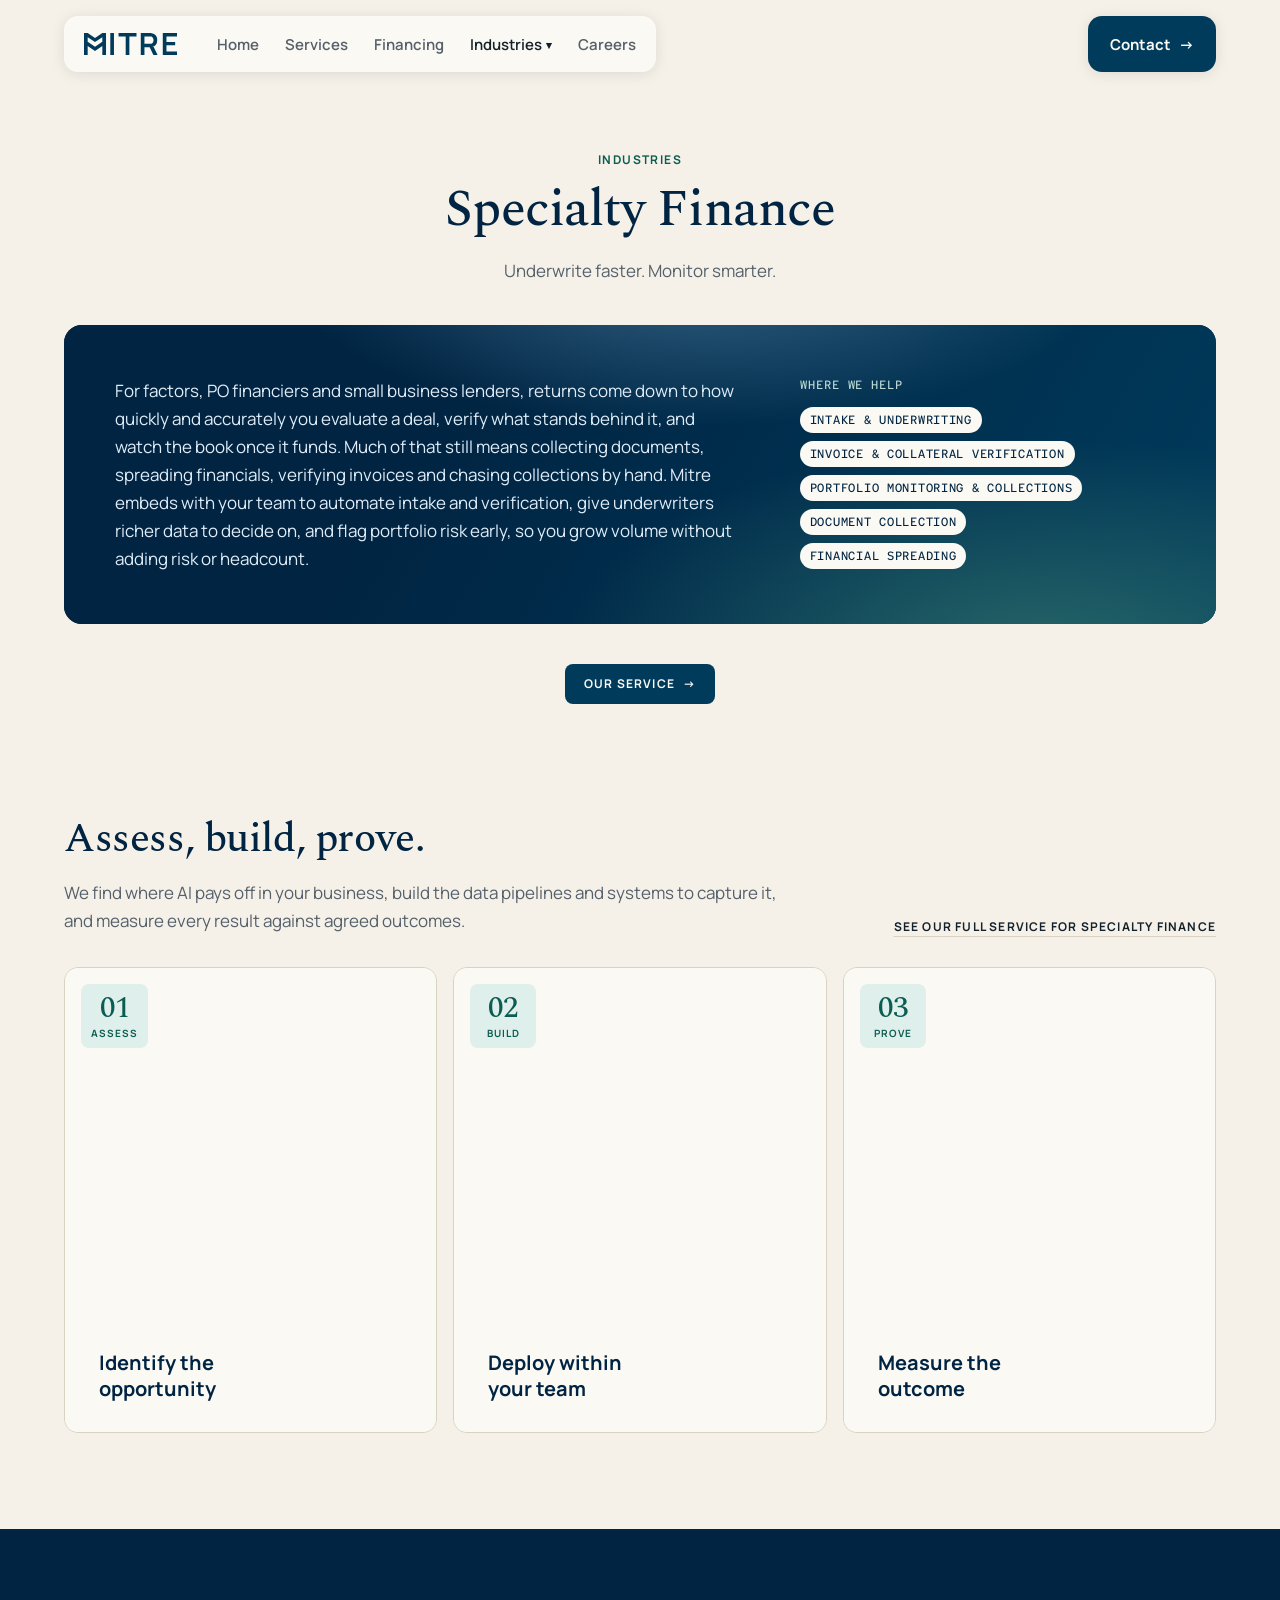
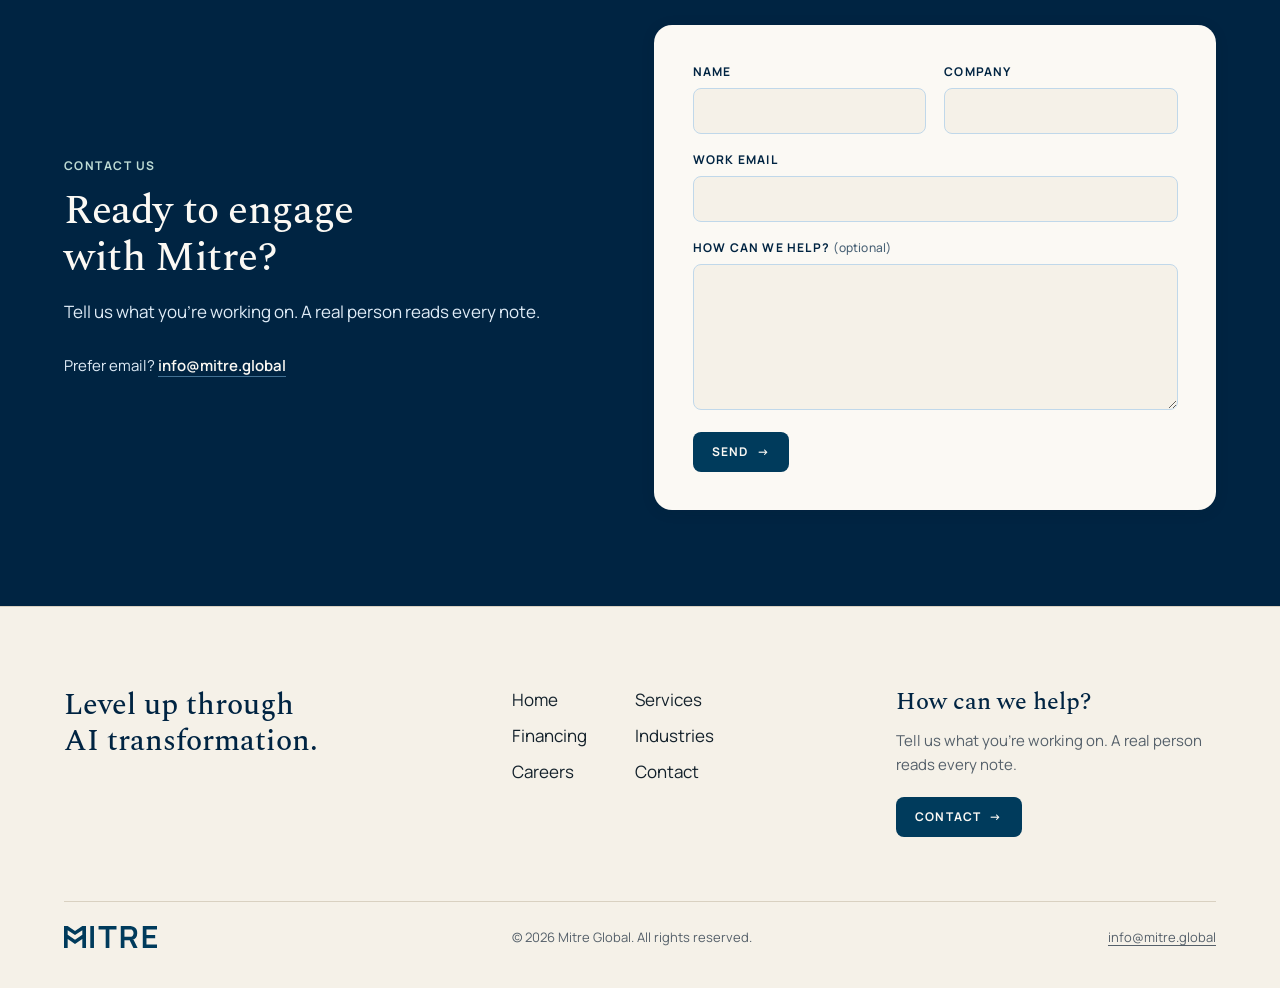
<file: specialty-finance/index.html>
<!DOCTYPE html>
<html lang="en">
<head>
  <meta charset="UTF-8" />
  <meta name="robots" content="noindex" />
  <meta name="viewport" content="width=device-width, initial-scale=1.0" />
  <title>Specialty Finance | Mitre</title>
  <link rel="canonical" href="https://mitre.global/specialty-finance/" />
  <meta property="og:type" content="website" />
  <meta property="og:site_name" content="Mitre" />
  <meta property="og:title" content="Specialty Finance | Mitre" />
  <meta property="og:url" content="https://mitre.global/specialty-finance/" />
  <meta name="twitter:card" content="summary" />
  <link rel="icon" type="image/svg+xml" href="/favicon.svg?v=4acdc474" />
  <link rel="icon" type="image/png" sizes="32x32" href="/favicon-32.png?v=2815bd40" />
  <link rel="apple-touch-icon" href="/apple-touch-icon.png?v=2659dbe8" />
  <link rel="preconnect" href="https://fonts.googleapis.com" />
  <link rel="preconnect" href="https://fonts.gstatic.com" crossorigin />
  <link href="https://fonts.googleapis.com/css2?family=Manrope:wght@400;600;700&amp;family=Red+Hat+Mono:wght@500&amp;family=Spectral:wght@500&amp;display=swap" rel="stylesheet" />
  <link rel="stylesheet" href="/v2/site.css?v=62d42024" />
</head>
<body>
  <header class="hdr" id="nav">
    <div class="hdr__in">
      <div class="island island--nav">
        <button class="island__menu" id="navMenu" aria-label="Menu" aria-expanded="false" aria-controls="mobileMenu">≡</button>
        <a class="island__brand" href="/"><img src="/public/brand/mitre-wordmark-blue.svg" alt="Mitre" width="101" height="24" /></a>
        <nav class="island__links" aria-label="Primary">
          <a href="/">Home</a>
          <a href="/services/">Services</a>
          <a href="/financing/">Financing</a>
          <div class="island__group">
            <a class="island__parent is-current" href="/industries/">Industries<span class="island__chev" aria-hidden="true">▾</span></a>
            <div class="island__drop">
              <ul class="island__panel" aria-label="Industries">
              <li><a href="/consumer-goods/">Consumer Goods</a></li>
              <li><a href="/wholesale-distribution/">Wholesale &amp; Distribution</a></li>
              <li><a href="/logistics/">Logistics</a></li>
              <li><a href="/supply-chain/">Supply Chain</a></li>
              <li><a href="/specialty-finance/" aria-current="page">Specialty Finance</a></li>
              <li><a href="/smb/">SMB</a></li>
              </ul>
            </div>
          </div>
          <a href="/careers/">Careers</a>
        </nav>
      </div>
      <a class="island island--cta" href="/contact/">Contact <span aria-hidden="true">→</span></a>
    </div>
  </header>
  <nav class="mmenu" id="mobileMenu" aria-label="Menu" aria-hidden="true">
    <a href="/">Home</a>
    <a href="/services/">Services</a>
    <a href="/financing/">Financing</a>
    <a href="/industries/">Industries</a>
    <div class="mmenu__sub">
      <a href="/consumer-goods/">Consumer Goods</a>
      <a href="/wholesale-distribution/">Wholesale &amp; Distribution</a>
      <a href="/logistics/">Logistics</a>
      <a href="/supply-chain/">Supply Chain</a>
      <a href="/specialty-finance/" aria-current="page">Specialty Finance</a>
      <a href="/smb/">SMB</a>
    </div>
    <a href="/careers/">Careers</a>
    <a href="/contact/">Contact</a>
  </nav>

  <main id="page">
    <section class="phero" aria-labelledby="ind-title">
      <div class="wrap">
        <p class="eyebrow">Industries</p>
        <h1 class="h-display" id="ind-title">Specialty Finance</h1>
        <p class="lede">Underwrite faster. Monitor smarter.</p>
      </div>
    </section>
    <section class="sec ind" aria-label="About Specialty Finance">
      <div class="wrap">
        <div class="ind__panel">
          <div class="promo__bg" aria-hidden="true"></div>
          <p class="ind__body">For factors, PO financiers and small business lenders, returns come down to how quickly and accurately you evaluate a deal, verify what stands behind it, and watch the book once it funds. Much of that still means collecting documents, spreading financials, verifying invoices and chasing collections by hand. Mitre embeds with your team to automate intake and verification, give underwriters richer data to decide on, and flag portfolio risk early, so you grow volume without adding risk or headcount.</p>
          <div class="ind__help">
            <p class="phase__label">Where we help</p>
            <ul class="tags"><li>Intake &amp; underwriting</li><li>Invoice &amp; collateral verification</li><li>Portfolio monitoring &amp; collections</li><li>Document collection</li><li>Financial spreading</li></ul>
          </div>
        </div>
        <p class="ind__cta"><a class="btn btn--primary" href="/services/">Our service <span aria-hidden="true">→</span></a></p>
      </div>
    </section>

    <section class="sec" id="offering" aria-labelledby="offer-title">
      <div class="wrap">
        <div class="sec__head">
          <div>
            <h2 class="h-section" id="offer-title">Assess, build, prove.</h2>
            <p class="lede">We find where AI pays off in your business, build the data pipelines and systems to capture it, and measure every result against agreed outcomes.</p>
          </div>
          <a class="more" href="/services/">See our full service for Specialty Finance</a>
        </div>
        <div class="cards">
        <article class="card">
          <figure class="card__vis anim anim--soft"><svg class="anim__svg ha" viewBox="0 0 400 300" role="img" aria-labelledby="ha-title"><title id="ha-title">Opportunities ranked by return, with the ones below the minimum engagement set aside.</title><defs>
                <linearGradient id="ha-g" x1="0" y1="0" x2="0" y2="1"><stop class="gl-g0" offset="0"/><stop class="gl-gm" offset=".55"/><stop class="gl-g1" offset="1"/></linearGradient>
                <linearGradient id="ha-gh" x1="0" y1="0" x2="1" y2="0"><stop class="gl-g0" offset="0"/><stop class="gl-gm" offset=".6"/><stop class="gl-g1" offset="1"/></linearGradient>
                <linearGradient id="ha-f" x1="0" y1="0" x2="0" y2="1"><stop class="gl-f0" offset="0"/><stop class="gl-f1" offset="1"/></linearGradient>
                <linearGradient id="ha-l" x1="0" y1="0" x2="1" y2="0"><stop class="gl-l0" offset="0"/><stop class="gl-l1" offset=".3"/><stop class="gl-l1" offset=".75"/><stop class="gl-l2" offset="1"/></linearGradient>
                <linearGradient id="ha-e" x1="0" y1="0" x2="1" y2="1"><stop class="gl-e0" offset="0"/><stop class="gl-e1" offset=".6"/></linearGradient>
                <linearGradient id="ha-c" x1="0" y1="0" x2="0" y2="1"><stop class="gl-c0" offset="0"/><stop class="gl-c1" offset="1"/></linearGradient>
                <filter id="ha-sh" x="-30%" y="-30%" width="160%" height="170%"><feDropShadow class="gl-sh" dx="0" dy="8" stdDeviation="8"/></filter>
              </defs><path class="an-axis" d="M58 262 H346"/><g class="hr-set"><g class="hr-col" style="--i:0;--dx:112px"><g filter="url(#ha-sh)"><rect x="70" y="55" width="40" height="207" rx="10" fill="url(#ha-g)"/><rect x="70" y="55" width="40" height="207" rx="10" fill="url(#ha-l)"/><rect x="73" y="58" width="34" height="26" rx="7" fill="url(#ha-c)"/><rect x="70" y="55" width="40" height="207" rx="10" fill="none" stroke="url(#ha-e)" stroke-width="1.5"/></g></g><g class="hr-col" style="--i:1;--dx:168px"><g filter="url(#ha-sh)"><rect x="126" y="101" width="40" height="161" rx="10" fill="url(#ha-g)"/><rect x="126" y="101" width="40" height="161" rx="10" fill="url(#ha-l)"/><rect x="129" y="104" width="34" height="26" rx="7" fill="url(#ha-c)"/><rect x="126" y="101" width="40" height="161" rx="10" fill="none" stroke="url(#ha-e)" stroke-width="1.5"/></g></g><g class="hr-col" style="--i:2;--dx:-112px"><g filter="url(#ha-sh)"><rect x="182" y="135.5" width="40" height="126.5" rx="10" fill="url(#ha-g)"/><rect x="182" y="135.5" width="40" height="126.5" rx="10" fill="url(#ha-l)"/><rect x="185" y="138.5" width="34" height="26" rx="7" fill="url(#ha-c)"/><rect x="182" y="135.5" width="40" height="126.5" rx="10" fill="none" stroke="url(#ha-e)" stroke-width="1.5"/></g></g><g class="hr-col" style="--i:3;--dx:0px"><g filter="url(#ha-sh)"><rect x="238" y="188.39999999999998" width="40" height="73.60000000000001" rx="10" fill="url(#ha-g)"/><rect x="238" y="188.39999999999998" width="40" height="73.60000000000001" rx="10" fill="url(#ha-l)"/><rect x="241" y="191.39999999999998" width="34" height="24.533333333333335" rx="7" fill="url(#ha-c)"/><rect x="238" y="188.39999999999998" width="40" height="73.60000000000001" rx="10" fill="none" stroke="url(#ha-e)" stroke-width="1.5"/></g><g class="hr-frost"><g filter="url(#ha-sh)"><rect x="238" y="188.39999999999998" width="40" height="73.60000000000001" rx="10" fill="url(#ha-f)"/><rect x="238" y="188.39999999999998" width="40" height="73.60000000000001" rx="10" fill="url(#ha-l)"/><rect x="241" y="191.39999999999998" width="34" height="24.533333333333335" rx="7" fill="url(#ha-c)"/><rect x="238" y="188.39999999999998" width="40" height="73.60000000000001" rx="10" fill="none" stroke="url(#ha-e)" stroke-width="1.5"/></g></g></g><g class="hr-col" style="--i:4;--dx:-168px"><g filter="url(#ha-sh)"><rect x="294" y="216" width="40" height="46" rx="10" fill="url(#ha-g)"/><rect x="294" y="216" width="40" height="46" rx="10" fill="url(#ha-l)"/><rect x="297" y="219" width="34" height="15.333333333333334" rx="7" fill="url(#ha-c)"/><rect x="294" y="216" width="40" height="46" rx="10" fill="none" stroke="url(#ha-e)" stroke-width="1.5"/></g><g class="hr-frost"><g filter="url(#ha-sh)"><rect x="294" y="216" width="40" height="46" rx="10" fill="url(#ha-f)"/><rect x="294" y="216" width="40" height="46" rx="10" fill="url(#ha-l)"/><rect x="297" y="219" width="34" height="15.333333333333334" rx="7" fill="url(#ha-c)"/><rect x="294" y="216" width="40" height="46" rx="10" fill="none" stroke="url(#ha-e)" stroke-width="1.5"/></g></g></g></g><path class="an-min" d="M58 170 H346"/><circle class="an-live" cx="58" cy="170" r="4.5"/></svg></figure>
          <div class="card__chip"><b>01</b><span>Assess</span></div>
          <div class="card__panel">
            <div class="card__head">
              <h3>Identify the opportunity</h3>
              <a class="btn btn--primary btn--sm card__go" href="/services/">Services <span aria-hidden="true">→</span></a>
            </div>
            <div class="card__more"><div>
              <p>We map where time and money go, rank every opportunity by its return, and agree on the outcomes we'll be measured by.</p>
            </div></div>
          </div>
        </article>
        <article class="card">
          <figure class="card__vis anim anim--soft"><svg class="anim__svg hb" viewBox="0 0 400 300" role="img" aria-labelledby="hb-title"><title id="hb-title">Agents, workflows, software and reporting built out from one data layer.</title><defs>
                <linearGradient id="hb-g" x1="0" y1="0" x2="0" y2="1"><stop class="gl-g0" offset="0"/><stop class="gl-gm" offset=".55"/><stop class="gl-g1" offset="1"/></linearGradient>
                <linearGradient id="hb-gh" x1="0" y1="0" x2="1" y2="0"><stop class="gl-g0" offset="0"/><stop class="gl-gm" offset=".6"/><stop class="gl-g1" offset="1"/></linearGradient>
                <linearGradient id="hb-f" x1="0" y1="0" x2="0" y2="1"><stop class="gl-f0" offset="0"/><stop class="gl-f1" offset="1"/></linearGradient>
                <linearGradient id="hb-l" x1="0" y1="0" x2="1" y2="0"><stop class="gl-l0" offset="0"/><stop class="gl-l1" offset=".3"/><stop class="gl-l1" offset=".75"/><stop class="gl-l2" offset="1"/></linearGradient>
                <linearGradient id="hb-e" x1="0" y1="0" x2="1" y2="1"><stop class="gl-e0" offset="0"/><stop class="gl-e1" offset=".6"/></linearGradient>
                <linearGradient id="hb-c" x1="0" y1="0" x2="0" y2="1"><stop class="gl-c0" offset="0"/><stop class="gl-c1" offset="1"/></linearGradient>
                <filter id="hb-sh" x="-30%" y="-30%" width="160%" height="170%"><feDropShadow class="gl-sh" dx="0" dy="8" stdDeviation="8"/></filter>
              </defs><g filter="url(#hb-sh)"><rect x="40" y="244" width="320" height="40" rx="14" fill="url(#hb-gh)"/><rect x="40" y="244" width="320" height="40" rx="14" fill="url(#hb-l)"/><rect x="43" y="247" width="314" height="13.333333333333334" rx="11" fill="url(#hb-c)"/><rect x="40" y="244" width="320" height="40" rx="14" fill="none" stroke="url(#hb-e)" stroke-width="1.5"/></g><path class="an-link an-link--strong" d="M126 244 C126 230 116 232 116 218"/><path class="an-link an-link--strong" d="M274 244 C274 230 284 232 284 218"/><path class="an-link an-link--strong" d="M194 244 C194 142 156 136 156 110"/><path class="an-link an-link--strong" d="M206 244 C206 142 244 136 244 110"/><path class="an-flow a-flow" pathLength="1" d="M126 244 C126 230 116 232 116 218" style="--d:0.8s"/><path class="an-flow a-flow" pathLength="1" d="M274 244 C274 230 284 232 284 218" style="--d:1.5s"/><path class="an-flow a-flow" pathLength="1" d="M194 244 C194 142 156 136 156 110" style="--d:2.2s"/><path class="an-flow a-flow" pathLength="1" d="M206 244 C206 142 244 136 244 110" style="--d:2.9s"/><circle class="an-node" cx="126.0" cy="244" r="4.5"/><circle class="an-node" cx="274.0" cy="244" r="4.5"/><circle class="an-node" cx="194.0" cy="244" r="4.5"/><circle class="an-node" cx="206.0" cy="244" r="4.5"/><g><g filter="url(#hb-sh)"><rect x="56" y="158" width="120" height="60" rx="14" fill="url(#hb-f)"/><rect x="56" y="158" width="120" height="60" rx="14" fill="url(#hb-l)"/><rect x="59" y="161" width="114" height="20.0" rx="11" fill="url(#hb-c)"/><rect x="56" y="158" width="120" height="60" rx="14" fill="none" stroke="url(#hb-e)" stroke-width="1.5"/></g><g><g filter="url(#hb-sh)"><rect x="68" y="170" width="36" height="36" rx="10" fill="url(#hb-g)"/><rect x="68" y="170" width="36" height="36" rx="10" fill="url(#hb-l)"/><rect x="71" y="173" width="30" height="12.0" rx="7" fill="url(#hb-c)"/><rect x="68" y="170" width="36" height="36" rx="10" fill="none" stroke="url(#hb-e)" stroke-width="1.5"/></g></g><g class="an-ico an-ico--on" transform="translate(76 178) scale(0.8333333333333334)"><path d="M12 3l2 5.5L19.5 10 14 12l-2 5.5L10 12 4.5 10 10 8.5z"/><path d="M19 16l.8 2 2 .8-2 .8-.8 2-.8-2-2-.8 2-.8z"/></g><rect class="an-docline" x="116" y="178" width="44" height="6" rx="3"/><rect class="an-docline" x="116" y="192" width="28" height="6" rx="3"/><circle class="an-live amb-glow" cx="162" cy="172" r="4" style="--d:0s"/></g><g><g filter="url(#hb-sh)"><rect x="224" y="158" width="120" height="60" rx="14" fill="url(#hb-f)"/><rect x="224" y="158" width="120" height="60" rx="14" fill="url(#hb-l)"/><rect x="227" y="161" width="114" height="20.0" rx="11" fill="url(#hb-c)"/><rect x="224" y="158" width="120" height="60" rx="14" fill="none" stroke="url(#hb-e)" stroke-width="1.5"/></g><g><g filter="url(#hb-sh)"><rect x="236" y="170" width="36" height="36" rx="10" fill="url(#hb-g)"/><rect x="236" y="170" width="36" height="36" rx="10" fill="url(#hb-l)"/><rect x="239" y="173" width="30" height="12.0" rx="7" fill="url(#hb-c)"/><rect x="236" y="170" width="36" height="36" rx="10" fill="none" stroke="url(#hb-e)" stroke-width="1.5"/></g></g><g class="an-ico an-ico--on" transform="translate(244 178) scale(0.8333333333333334)"><circle cx="5" cy="6" r="2.5"/><circle cx="19" cy="6" r="2.5"/><circle cx="12" cy="18" r="2.5"/><path d="M7.5 6h9M6.5 8.2l4.2 7.6M17.5 8.2l-4.2 7.6"/></g><rect class="an-docline" x="284" y="178" width="44" height="6" rx="3"/><rect class="an-docline" x="284" y="192" width="28" height="6" rx="3"/><circle class="an-live amb-glow" cx="330" cy="172" r="4" style="--d:0.6s"/></g><g><g filter="url(#hb-sh)"><rect x="56" y="50" width="120" height="60" rx="14" fill="url(#hb-f)"/><rect x="56" y="50" width="120" height="60" rx="14" fill="url(#hb-l)"/><rect x="59" y="53" width="114" height="20.0" rx="11" fill="url(#hb-c)"/><rect x="56" y="50" width="120" height="60" rx="14" fill="none" stroke="url(#hb-e)" stroke-width="1.5"/></g><g><g filter="url(#hb-sh)"><rect x="68" y="62" width="36" height="36" rx="10" fill="url(#hb-g)"/><rect x="68" y="62" width="36" height="36" rx="10" fill="url(#hb-l)"/><rect x="71" y="65" width="30" height="12.0" rx="7" fill="url(#hb-c)"/><rect x="68" y="62" width="36" height="36" rx="10" fill="none" stroke="url(#hb-e)" stroke-width="1.5"/></g></g><g class="an-ico an-ico--on" transform="translate(76 70) scale(0.8333333333333334)"><rect x="3" y="4" width="18" height="16" rx="2"/><path d="M3 9h18M7 13h6M7 16h4"/></g><rect class="an-docline" x="116" y="70" width="44" height="6" rx="3"/><rect class="an-docline" x="116" y="84" width="28" height="6" rx="3"/><circle class="an-live amb-glow" cx="162" cy="64" r="4" style="--d:1.2s"/></g><g><g filter="url(#hb-sh)"><rect x="224" y="50" width="120" height="60" rx="14" fill="url(#hb-f)"/><rect x="224" y="50" width="120" height="60" rx="14" fill="url(#hb-l)"/><rect x="227" y="53" width="114" height="20.0" rx="11" fill="url(#hb-c)"/><rect x="224" y="50" width="120" height="60" rx="14" fill="none" stroke="url(#hb-e)" stroke-width="1.5"/></g><g><g filter="url(#hb-sh)"><rect x="236" y="62" width="36" height="36" rx="10" fill="url(#hb-g)"/><rect x="236" y="62" width="36" height="36" rx="10" fill="url(#hb-l)"/><rect x="239" y="65" width="30" height="12.0" rx="7" fill="url(#hb-c)"/><rect x="236" y="62" width="36" height="36" rx="10" fill="none" stroke="url(#hb-e)" stroke-width="1.5"/></g></g><g class="an-ico an-ico--on" transform="translate(244 70) scale(0.8333333333333334)"><path d="M5 20v-8M12 20V5M19 20v-5"/></g><rect class="an-docline" x="284" y="70" width="44" height="6" rx="3"/><rect class="an-docline" x="284" y="84" width="28" height="6" rx="3"/><circle class="an-live amb-glow" cx="330" cy="64" r="4" style="--d:1.8s"/></g></svg></figure>
          <div class="card__chip"><b>02</b><span>Build</span></div>
          <div class="card__panel">
            <div class="card__head">
              <h3>Deploy within your team</h3>
              <a class="btn btn--primary btn--sm card__go" href="/services/">Services <span aria-hidden="true">→</span></a>
            </div>
            <div class="card__more"><div>
              <p>We unify your data, then embed with your team to build the agents, workflows and software in your proposal, and stay through adoption.</p>
            </div></div>
          </div>
        </article>
        <article class="card">
          <figure class="card__vis anim anim--soft"><svg class="anim__svg hp" viewBox="0 0 400 300" role="img" aria-labelledby="hp-title"><title id="hp-title">Time saved, cost savings and new insight, each measured above its baseline.</title><defs>
                <linearGradient id="hp-g" x1="0" y1="0" x2="0" y2="1"><stop class="gl-g0" offset="0"/><stop class="gl-gm" offset=".55"/><stop class="gl-g1" offset="1"/></linearGradient>
                <linearGradient id="hp-gh" x1="0" y1="0" x2="1" y2="0"><stop class="gl-g0" offset="0"/><stop class="gl-gm" offset=".6"/><stop class="gl-g1" offset="1"/></linearGradient>
                <linearGradient id="hp-f" x1="0" y1="0" x2="0" y2="1"><stop class="gl-f0" offset="0"/><stop class="gl-f1" offset="1"/></linearGradient>
                <linearGradient id="hp-l" x1="0" y1="0" x2="1" y2="0"><stop class="gl-l0" offset="0"/><stop class="gl-l1" offset=".3"/><stop class="gl-l1" offset=".75"/><stop class="gl-l2" offset="1"/></linearGradient>
                <linearGradient id="hp-e" x1="0" y1="0" x2="1" y2="1"><stop class="gl-e0" offset="0"/><stop class="gl-e1" offset=".6"/></linearGradient>
                <linearGradient id="hp-c" x1="0" y1="0" x2="0" y2="1"><stop class="gl-c0" offset="0"/><stop class="gl-c1" offset="1"/></linearGradient>
                <filter id="hp-sh" x="-30%" y="-30%" width="160%" height="170%"><feDropShadow class="gl-sh" dx="0" dy="8" stdDeviation="8"/></filter>
              </defs><rect class="an-docline" x="36" y="32" width="70" height="7" rx="3.5"/><rect class="an-rail" x="36" y="58" width="282" height="18" rx="9"/><g class="amb-x" style="--d:0s"><g filter="url(#hp-sh)"><rect x="36" y="58" width="242.52" height="18" rx="9" fill="url(#hp-gh)"/><rect x="36" y="58" width="242.52" height="18" rx="9" fill="url(#hp-l)"/><rect x="39" y="61" width="236.52" height="6.0" rx="6" fill="url(#hp-c)"/><rect x="36" y="58" width="242.52" height="18" rx="9" fill="none" stroke="url(#hp-e)" stroke-width="1.5"/></g></g><path class="an-tick" d="M154.44 50 V84"/><circle class="an-ok" cx="348" cy="67" r="12"/><g class="an-ico an-ico--on" transform="translate(340 59) scale(0.6666666666666666)"><path d="M5 12.5l4.5 4.5L19 7.5"/></g><rect class="an-docline" x="36" y="110" width="92" height="7" rx="3.5"/><rect class="an-rail" x="36" y="136" width="282" height="18" rx="9"/><g class="amb-x" style="--d:0.7s"><g filter="url(#hp-sh)"><rect x="36" y="136" width="203.04" height="18" rx="9" fill="url(#hp-gh)"/><rect x="36" y="136" width="203.04" height="18" rx="9" fill="url(#hp-l)"/><rect x="39" y="139" width="197.04" height="6.0" rx="6" fill="url(#hp-c)"/><rect x="36" y="136" width="203.04" height="18" rx="9" fill="none" stroke="url(#hp-e)" stroke-width="1.5"/></g></g><path class="an-tick" d="M154.44 128 V162"/><circle class="an-ok" cx="348" cy="145" r="12"/><g class="an-ico an-ico--on" transform="translate(340 137) scale(0.6666666666666666)"><path d="M5 12.5l4.5 4.5L19 7.5"/></g><rect class="an-docline" x="36" y="188" width="80" height="7" rx="3.5"/><rect class="an-rail" x="36" y="214" width="282" height="18" rx="9"/><g class="amb-x" style="--d:1.4s"><g filter="url(#hp-sh)"><rect x="36" y="214" width="259.44" height="18" rx="9" fill="url(#hp-gh)"/><rect x="36" y="214" width="259.44" height="18" rx="9" fill="url(#hp-l)"/><rect x="39" y="217" width="253.44" height="6.0" rx="6" fill="url(#hp-c)"/><rect x="36" y="214" width="259.44" height="18" rx="9" fill="none" stroke="url(#hp-e)" stroke-width="1.5"/></g></g><path class="an-tick" d="M154.44 206 V240"/><circle class="an-ok" cx="348" cy="223" r="12"/><g class="an-ico an-ico--on" transform="translate(340 215) scale(0.6666666666666666)"><path d="M5 12.5l4.5 4.5L19 7.5"/></g></svg></figure>
          <div class="card__chip"><b>03</b><span>Prove</span></div>
          <div class="card__panel">
            <div class="card__head">
              <h3>Measure the outcome</h3>
              <a class="btn btn--primary btn--sm card__go" href="/services/">Services <span aria-hidden="true">→</span></a>
            </div>
            <div class="card__more"><div>
              <p>Every system is measured against the outcomes agreed up front, with a regular scorecard of hours saved, costs cut and insight gained.</p>
            </div></div>
          </div>
        </article>
        </div>
      </div>
    </section>

    <section class="reach" id="contact" aria-labelledby="reach-title">
      <div class="wrap reach__in">
        <div class="reach__txt">
          <p class="eyebrow">Contact us</p>
          <h2 class="h-section" id="reach-title">Ready to engage with Mitre?</h2>
          <p class="lede">Tell us what you're working on. A real person reads every note.</p>
          <p class="reach__alt">Prefer email? <a class="reach__mail" href="mailto:info@mitre.global">info@mitre.global</a></p>
        </div>
        <form class="form" data-lead-form="https://script.google.com/macros/s/AKfycbzndSovCUsRlUzlvAE9N_1Qu8-oQ8eQlys31hT71fkJ3C6FxKIMhEebZtipMYPrRMc/exec" novalidate>
          <div class="form__row">
            <label class="field"><span class="field__label">Name</span>
              <input class="field__input" name="name" autocomplete="name" required></label>
            <label class="field"><span class="field__label">Company</span>
              <input class="field__input" name="company" autocomplete="organization" required></label>
          </div>
          <label class="field"><span class="field__label">Work email</span>
            <input class="field__input" type="email" name="email" autocomplete="email" required></label>
          <label class="field"><span class="field__label">How can we help? <span class="field__opt">(optional)</span></span>
            <textarea class="field__input field__input--area" name="message" rows="5"></textarea></label>
          <input type="text" name="website" tabindex="-1" autocomplete="off" aria-hidden="true" style="position:absolute;left:-9999px;width:1px;height:1px;opacity:0">
          <div class="form__foot">
            <button class="btn btn--primary" type="submit">Send <span aria-hidden="true">→</span></button>
            <p class="form__status" role="status" aria-live="polite"></p>
          </div>
        </form>
      </div>
    </section>
  </main>

  <footer class="foot">
    <div class="wrap">
      <div class="foot__top">
        <p class="foot__tag">Level up through AI transformation.</p>
        <nav class="foot__nav" aria-label="Footer">
          <a href="/">Home</a>
          <a href="/services/">Services</a>
          <a href="/financing/">Financing</a>
          <a href="/industries/">Industries</a>
          <a href="/careers/">Careers</a>
          <a href="/contact/">Contact</a>
        </nav>
        <div class="foot__help">
          <h3>How can we help?</h3>
          <p>Tell us what you're working on. A real person reads every note.</p>
          <a class="btn btn--primary" href="/contact/">Contact <span aria-hidden="true">→</span></a>
        </div>
      </div>
      <div class="foot__bot">
        <a href="/"><img src="/public/brand/mitre-wordmark-blue.svg" alt="Mitre" width="101" height="24" /></a>
        <span>© 2026 Mitre Global. All rights reserved.</span>
        <a href="mailto:info@mitre.global">info@mitre.global</a>
      </div>
    </div>
  </footer>
  <script src="/v2/site.js?v=ba3729e0"></script>
</body>
</html>
</file>
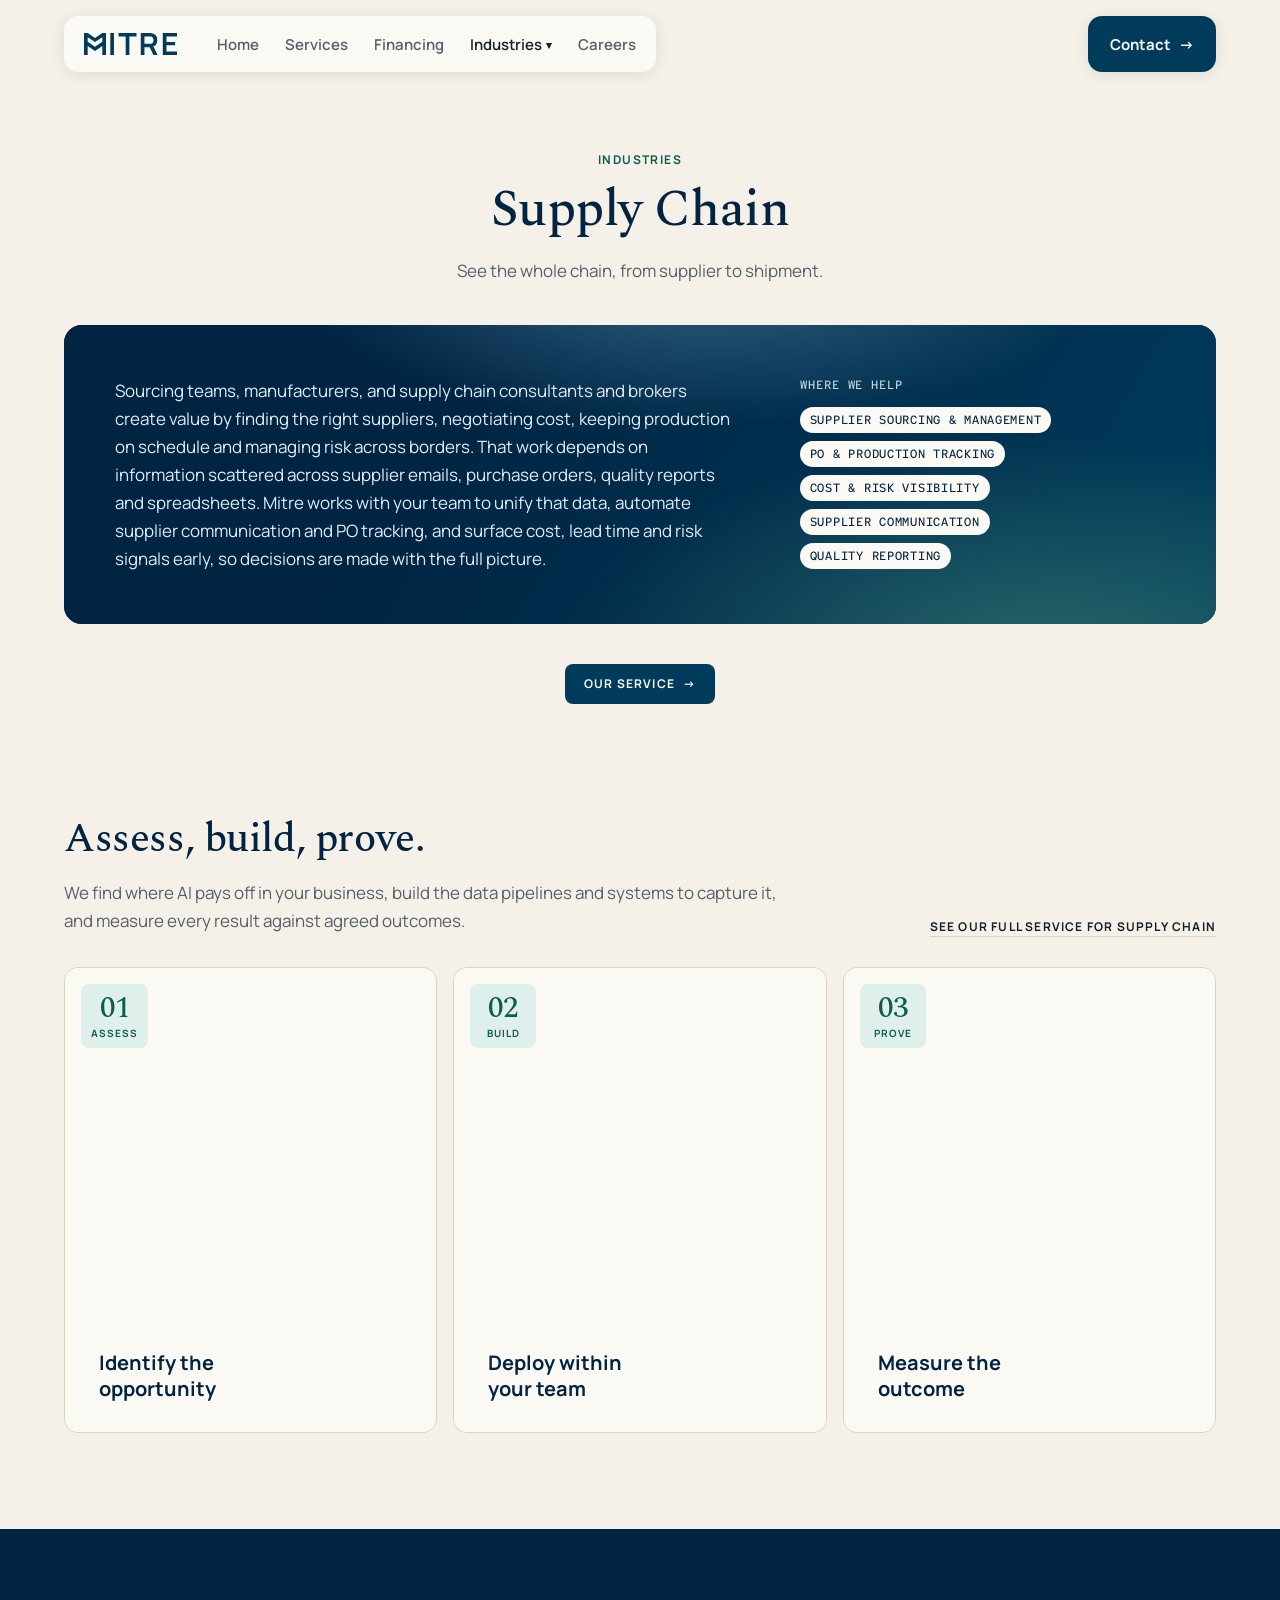
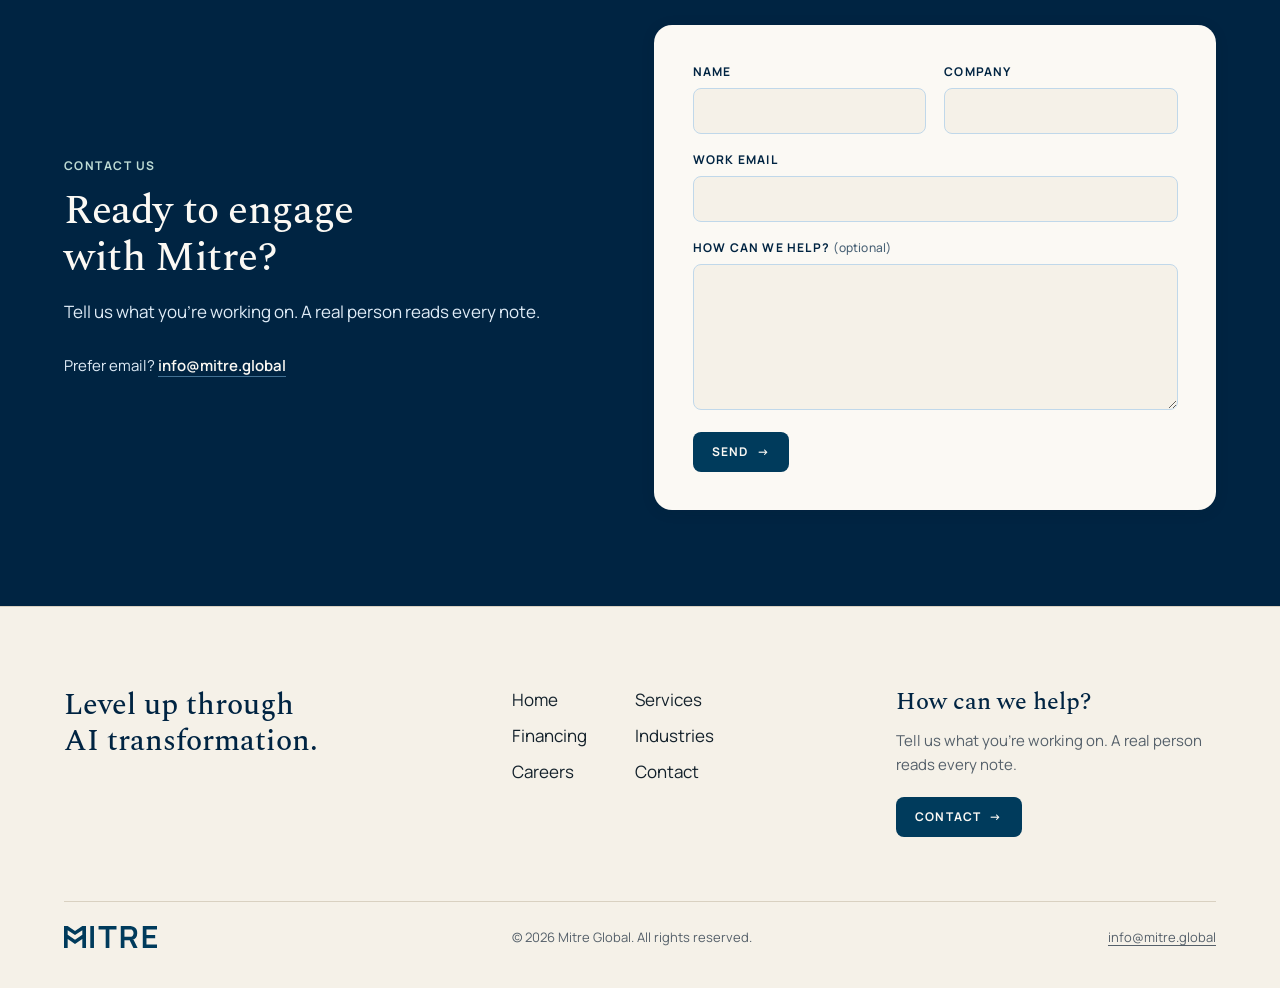
<file: supply-chain/index.html>
<!DOCTYPE html>
<html lang="en">
<head>
  <meta charset="UTF-8" />
  <meta name="robots" content="noindex" />
  <meta name="viewport" content="width=device-width, initial-scale=1.0" />
  <title>Supply Chain | Mitre</title>
  <link rel="canonical" href="https://mitre.global/supply-chain/" />
  <meta property="og:type" content="website" />
  <meta property="og:site_name" content="Mitre" />
  <meta property="og:title" content="Supply Chain | Mitre" />
  <meta property="og:url" content="https://mitre.global/supply-chain/" />
  <meta name="twitter:card" content="summary" />
  <link rel="icon" type="image/svg+xml" href="/favicon.svg?v=4acdc474" />
  <link rel="icon" type="image/png" sizes="32x32" href="/favicon-32.png?v=2815bd40" />
  <link rel="apple-touch-icon" href="/apple-touch-icon.png?v=2659dbe8" />
  <link rel="preconnect" href="https://fonts.googleapis.com" />
  <link rel="preconnect" href="https://fonts.gstatic.com" crossorigin />
  <link href="https://fonts.googleapis.com/css2?family=Manrope:wght@400;600;700&amp;family=Red+Hat+Mono:wght@500&amp;family=Spectral:wght@500&amp;display=swap" rel="stylesheet" />
  <link rel="stylesheet" href="/v2/site.css?v=62d42024" />
</head>
<body>
  <header class="hdr" id="nav">
    <div class="hdr__in">
      <div class="island island--nav">
        <button class="island__menu" id="navMenu" aria-label="Menu" aria-expanded="false" aria-controls="mobileMenu">≡</button>
        <a class="island__brand" href="/"><img src="/public/brand/mitre-wordmark-blue.svg" alt="Mitre" width="101" height="24" /></a>
        <nav class="island__links" aria-label="Primary">
          <a href="/">Home</a>
          <a href="/services/">Services</a>
          <a href="/financing/">Financing</a>
          <div class="island__group">
            <a class="island__parent is-current" href="/industries/">Industries<span class="island__chev" aria-hidden="true">▾</span></a>
            <div class="island__drop">
              <ul class="island__panel" aria-label="Industries">
              <li><a href="/consumer-goods/">Consumer Goods</a></li>
              <li><a href="/wholesale-distribution/">Wholesale &amp; Distribution</a></li>
              <li><a href="/logistics/">Logistics</a></li>
              <li><a href="/supply-chain/" aria-current="page">Supply Chain</a></li>
              <li><a href="/specialty-finance/">Specialty Finance</a></li>
              <li><a href="/smb/">SMB</a></li>
              </ul>
            </div>
          </div>
          <a href="/careers/">Careers</a>
        </nav>
      </div>
      <a class="island island--cta" href="/contact/">Contact <span aria-hidden="true">→</span></a>
    </div>
  </header>
  <nav class="mmenu" id="mobileMenu" aria-label="Menu" aria-hidden="true">
    <a href="/">Home</a>
    <a href="/services/">Services</a>
    <a href="/financing/">Financing</a>
    <a href="/industries/">Industries</a>
    <div class="mmenu__sub">
      <a href="/consumer-goods/">Consumer Goods</a>
      <a href="/wholesale-distribution/">Wholesale &amp; Distribution</a>
      <a href="/logistics/">Logistics</a>
      <a href="/supply-chain/" aria-current="page">Supply Chain</a>
      <a href="/specialty-finance/">Specialty Finance</a>
      <a href="/smb/">SMB</a>
    </div>
    <a href="/careers/">Careers</a>
    <a href="/contact/">Contact</a>
  </nav>

  <main id="page">
    <section class="phero" aria-labelledby="ind-title">
      <div class="wrap">
        <p class="eyebrow">Industries</p>
        <h1 class="h-display" id="ind-title">Supply Chain</h1>
        <p class="lede">See the whole chain, from supplier to shipment.</p>
      </div>
    </section>
    <section class="sec ind" aria-label="About Supply Chain">
      <div class="wrap">
        <div class="ind__panel">
          <div class="promo__bg" aria-hidden="true"></div>
          <p class="ind__body">Sourcing teams, manufacturers, and supply chain consultants and brokers create value by finding the right suppliers, negotiating cost, keeping production on schedule and managing risk across borders. That work depends on information scattered across supplier emails, purchase orders, quality reports and spreadsheets. Mitre works with your team to unify that data, automate supplier communication and PO tracking, and surface cost, lead time and risk signals early, so decisions are made with the full picture.</p>
          <div class="ind__help">
            <p class="phase__label">Where we help</p>
            <ul class="tags"><li>Supplier sourcing &amp; management</li><li>PO &amp; production tracking</li><li>Cost &amp; risk visibility</li><li>Supplier communication</li><li>Quality reporting</li></ul>
          </div>
        </div>
        <p class="ind__cta"><a class="btn btn--primary" href="/services/">Our service <span aria-hidden="true">→</span></a></p>
      </div>
    </section>

    <section class="sec" id="offering" aria-labelledby="offer-title">
      <div class="wrap">
        <div class="sec__head">
          <div>
            <h2 class="h-section" id="offer-title">Assess, build, prove.</h2>
            <p class="lede">We find where AI pays off in your business, build the data pipelines and systems to capture it, and measure every result against agreed outcomes.</p>
          </div>
          <a class="more" href="/services/">See our full service for Supply Chain</a>
        </div>
        <div class="cards">
        <article class="card">
          <figure class="card__vis anim anim--soft"><svg class="anim__svg ha" viewBox="0 0 400 300" role="img" aria-labelledby="ha-title"><title id="ha-title">Opportunities ranked by return, with the ones below the minimum engagement set aside.</title><defs>
                <linearGradient id="ha-g" x1="0" y1="0" x2="0" y2="1"><stop class="gl-g0" offset="0"/><stop class="gl-gm" offset=".55"/><stop class="gl-g1" offset="1"/></linearGradient>
                <linearGradient id="ha-gh" x1="0" y1="0" x2="1" y2="0"><stop class="gl-g0" offset="0"/><stop class="gl-gm" offset=".6"/><stop class="gl-g1" offset="1"/></linearGradient>
                <linearGradient id="ha-f" x1="0" y1="0" x2="0" y2="1"><stop class="gl-f0" offset="0"/><stop class="gl-f1" offset="1"/></linearGradient>
                <linearGradient id="ha-l" x1="0" y1="0" x2="1" y2="0"><stop class="gl-l0" offset="0"/><stop class="gl-l1" offset=".3"/><stop class="gl-l1" offset=".75"/><stop class="gl-l2" offset="1"/></linearGradient>
                <linearGradient id="ha-e" x1="0" y1="0" x2="1" y2="1"><stop class="gl-e0" offset="0"/><stop class="gl-e1" offset=".6"/></linearGradient>
                <linearGradient id="ha-c" x1="0" y1="0" x2="0" y2="1"><stop class="gl-c0" offset="0"/><stop class="gl-c1" offset="1"/></linearGradient>
                <filter id="ha-sh" x="-30%" y="-30%" width="160%" height="170%"><feDropShadow class="gl-sh" dx="0" dy="8" stdDeviation="8"/></filter>
              </defs><path class="an-axis" d="M58 262 H346"/><g class="hr-set"><g class="hr-col" style="--i:0;--dx:112px"><g filter="url(#ha-sh)"><rect x="70" y="55" width="40" height="207" rx="10" fill="url(#ha-g)"/><rect x="70" y="55" width="40" height="207" rx="10" fill="url(#ha-l)"/><rect x="73" y="58" width="34" height="26" rx="7" fill="url(#ha-c)"/><rect x="70" y="55" width="40" height="207" rx="10" fill="none" stroke="url(#ha-e)" stroke-width="1.5"/></g></g><g class="hr-col" style="--i:1;--dx:168px"><g filter="url(#ha-sh)"><rect x="126" y="101" width="40" height="161" rx="10" fill="url(#ha-g)"/><rect x="126" y="101" width="40" height="161" rx="10" fill="url(#ha-l)"/><rect x="129" y="104" width="34" height="26" rx="7" fill="url(#ha-c)"/><rect x="126" y="101" width="40" height="161" rx="10" fill="none" stroke="url(#ha-e)" stroke-width="1.5"/></g></g><g class="hr-col" style="--i:2;--dx:-112px"><g filter="url(#ha-sh)"><rect x="182" y="135.5" width="40" height="126.5" rx="10" fill="url(#ha-g)"/><rect x="182" y="135.5" width="40" height="126.5" rx="10" fill="url(#ha-l)"/><rect x="185" y="138.5" width="34" height="26" rx="7" fill="url(#ha-c)"/><rect x="182" y="135.5" width="40" height="126.5" rx="10" fill="none" stroke="url(#ha-e)" stroke-width="1.5"/></g></g><g class="hr-col" style="--i:3;--dx:0px"><g filter="url(#ha-sh)"><rect x="238" y="188.39999999999998" width="40" height="73.60000000000001" rx="10" fill="url(#ha-g)"/><rect x="238" y="188.39999999999998" width="40" height="73.60000000000001" rx="10" fill="url(#ha-l)"/><rect x="241" y="191.39999999999998" width="34" height="24.533333333333335" rx="7" fill="url(#ha-c)"/><rect x="238" y="188.39999999999998" width="40" height="73.60000000000001" rx="10" fill="none" stroke="url(#ha-e)" stroke-width="1.5"/></g><g class="hr-frost"><g filter="url(#ha-sh)"><rect x="238" y="188.39999999999998" width="40" height="73.60000000000001" rx="10" fill="url(#ha-f)"/><rect x="238" y="188.39999999999998" width="40" height="73.60000000000001" rx="10" fill="url(#ha-l)"/><rect x="241" y="191.39999999999998" width="34" height="24.533333333333335" rx="7" fill="url(#ha-c)"/><rect x="238" y="188.39999999999998" width="40" height="73.60000000000001" rx="10" fill="none" stroke="url(#ha-e)" stroke-width="1.5"/></g></g></g><g class="hr-col" style="--i:4;--dx:-168px"><g filter="url(#ha-sh)"><rect x="294" y="216" width="40" height="46" rx="10" fill="url(#ha-g)"/><rect x="294" y="216" width="40" height="46" rx="10" fill="url(#ha-l)"/><rect x="297" y="219" width="34" height="15.333333333333334" rx="7" fill="url(#ha-c)"/><rect x="294" y="216" width="40" height="46" rx="10" fill="none" stroke="url(#ha-e)" stroke-width="1.5"/></g><g class="hr-frost"><g filter="url(#ha-sh)"><rect x="294" y="216" width="40" height="46" rx="10" fill="url(#ha-f)"/><rect x="294" y="216" width="40" height="46" rx="10" fill="url(#ha-l)"/><rect x="297" y="219" width="34" height="15.333333333333334" rx="7" fill="url(#ha-c)"/><rect x="294" y="216" width="40" height="46" rx="10" fill="none" stroke="url(#ha-e)" stroke-width="1.5"/></g></g></g></g><path class="an-min" d="M58 170 H346"/><circle class="an-live" cx="58" cy="170" r="4.5"/></svg></figure>
          <div class="card__chip"><b>01</b><span>Assess</span></div>
          <div class="card__panel">
            <div class="card__head">
              <h3>Identify the opportunity</h3>
              <a class="btn btn--primary btn--sm card__go" href="/services/">Services <span aria-hidden="true">→</span></a>
            </div>
            <div class="card__more"><div>
              <p>We map where time and money go, rank every opportunity by its return, and agree on the outcomes we'll be measured by.</p>
            </div></div>
          </div>
        </article>
        <article class="card">
          <figure class="card__vis anim anim--soft"><svg class="anim__svg hb" viewBox="0 0 400 300" role="img" aria-labelledby="hb-title"><title id="hb-title">Agents, workflows, software and reporting built out from one data layer.</title><defs>
                <linearGradient id="hb-g" x1="0" y1="0" x2="0" y2="1"><stop class="gl-g0" offset="0"/><stop class="gl-gm" offset=".55"/><stop class="gl-g1" offset="1"/></linearGradient>
                <linearGradient id="hb-gh" x1="0" y1="0" x2="1" y2="0"><stop class="gl-g0" offset="0"/><stop class="gl-gm" offset=".6"/><stop class="gl-g1" offset="1"/></linearGradient>
                <linearGradient id="hb-f" x1="0" y1="0" x2="0" y2="1"><stop class="gl-f0" offset="0"/><stop class="gl-f1" offset="1"/></linearGradient>
                <linearGradient id="hb-l" x1="0" y1="0" x2="1" y2="0"><stop class="gl-l0" offset="0"/><stop class="gl-l1" offset=".3"/><stop class="gl-l1" offset=".75"/><stop class="gl-l2" offset="1"/></linearGradient>
                <linearGradient id="hb-e" x1="0" y1="0" x2="1" y2="1"><stop class="gl-e0" offset="0"/><stop class="gl-e1" offset=".6"/></linearGradient>
                <linearGradient id="hb-c" x1="0" y1="0" x2="0" y2="1"><stop class="gl-c0" offset="0"/><stop class="gl-c1" offset="1"/></linearGradient>
                <filter id="hb-sh" x="-30%" y="-30%" width="160%" height="170%"><feDropShadow class="gl-sh" dx="0" dy="8" stdDeviation="8"/></filter>
              </defs><g filter="url(#hb-sh)"><rect x="40" y="244" width="320" height="40" rx="14" fill="url(#hb-gh)"/><rect x="40" y="244" width="320" height="40" rx="14" fill="url(#hb-l)"/><rect x="43" y="247" width="314" height="13.333333333333334" rx="11" fill="url(#hb-c)"/><rect x="40" y="244" width="320" height="40" rx="14" fill="none" stroke="url(#hb-e)" stroke-width="1.5"/></g><path class="an-link an-link--strong" d="M126 244 C126 230 116 232 116 218"/><path class="an-link an-link--strong" d="M274 244 C274 230 284 232 284 218"/><path class="an-link an-link--strong" d="M194 244 C194 142 156 136 156 110"/><path class="an-link an-link--strong" d="M206 244 C206 142 244 136 244 110"/><path class="an-flow a-flow" pathLength="1" d="M126 244 C126 230 116 232 116 218" style="--d:0.8s"/><path class="an-flow a-flow" pathLength="1" d="M274 244 C274 230 284 232 284 218" style="--d:1.5s"/><path class="an-flow a-flow" pathLength="1" d="M194 244 C194 142 156 136 156 110" style="--d:2.2s"/><path class="an-flow a-flow" pathLength="1" d="M206 244 C206 142 244 136 244 110" style="--d:2.9s"/><circle class="an-node" cx="126.0" cy="244" r="4.5"/><circle class="an-node" cx="274.0" cy="244" r="4.5"/><circle class="an-node" cx="194.0" cy="244" r="4.5"/><circle class="an-node" cx="206.0" cy="244" r="4.5"/><g><g filter="url(#hb-sh)"><rect x="56" y="158" width="120" height="60" rx="14" fill="url(#hb-f)"/><rect x="56" y="158" width="120" height="60" rx="14" fill="url(#hb-l)"/><rect x="59" y="161" width="114" height="20.0" rx="11" fill="url(#hb-c)"/><rect x="56" y="158" width="120" height="60" rx="14" fill="none" stroke="url(#hb-e)" stroke-width="1.5"/></g><g><g filter="url(#hb-sh)"><rect x="68" y="170" width="36" height="36" rx="10" fill="url(#hb-g)"/><rect x="68" y="170" width="36" height="36" rx="10" fill="url(#hb-l)"/><rect x="71" y="173" width="30" height="12.0" rx="7" fill="url(#hb-c)"/><rect x="68" y="170" width="36" height="36" rx="10" fill="none" stroke="url(#hb-e)" stroke-width="1.5"/></g></g><g class="an-ico an-ico--on" transform="translate(76 178) scale(0.8333333333333334)"><path d="M12 3l2 5.5L19.5 10 14 12l-2 5.5L10 12 4.5 10 10 8.5z"/><path d="M19 16l.8 2 2 .8-2 .8-.8 2-.8-2-2-.8 2-.8z"/></g><rect class="an-docline" x="116" y="178" width="44" height="6" rx="3"/><rect class="an-docline" x="116" y="192" width="28" height="6" rx="3"/><circle class="an-live amb-glow" cx="162" cy="172" r="4" style="--d:0s"/></g><g><g filter="url(#hb-sh)"><rect x="224" y="158" width="120" height="60" rx="14" fill="url(#hb-f)"/><rect x="224" y="158" width="120" height="60" rx="14" fill="url(#hb-l)"/><rect x="227" y="161" width="114" height="20.0" rx="11" fill="url(#hb-c)"/><rect x="224" y="158" width="120" height="60" rx="14" fill="none" stroke="url(#hb-e)" stroke-width="1.5"/></g><g><g filter="url(#hb-sh)"><rect x="236" y="170" width="36" height="36" rx="10" fill="url(#hb-g)"/><rect x="236" y="170" width="36" height="36" rx="10" fill="url(#hb-l)"/><rect x="239" y="173" width="30" height="12.0" rx="7" fill="url(#hb-c)"/><rect x="236" y="170" width="36" height="36" rx="10" fill="none" stroke="url(#hb-e)" stroke-width="1.5"/></g></g><g class="an-ico an-ico--on" transform="translate(244 178) scale(0.8333333333333334)"><circle cx="5" cy="6" r="2.5"/><circle cx="19" cy="6" r="2.5"/><circle cx="12" cy="18" r="2.5"/><path d="M7.5 6h9M6.5 8.2l4.2 7.6M17.5 8.2l-4.2 7.6"/></g><rect class="an-docline" x="284" y="178" width="44" height="6" rx="3"/><rect class="an-docline" x="284" y="192" width="28" height="6" rx="3"/><circle class="an-live amb-glow" cx="330" cy="172" r="4" style="--d:0.6s"/></g><g><g filter="url(#hb-sh)"><rect x="56" y="50" width="120" height="60" rx="14" fill="url(#hb-f)"/><rect x="56" y="50" width="120" height="60" rx="14" fill="url(#hb-l)"/><rect x="59" y="53" width="114" height="20.0" rx="11" fill="url(#hb-c)"/><rect x="56" y="50" width="120" height="60" rx="14" fill="none" stroke="url(#hb-e)" stroke-width="1.5"/></g><g><g filter="url(#hb-sh)"><rect x="68" y="62" width="36" height="36" rx="10" fill="url(#hb-g)"/><rect x="68" y="62" width="36" height="36" rx="10" fill="url(#hb-l)"/><rect x="71" y="65" width="30" height="12.0" rx="7" fill="url(#hb-c)"/><rect x="68" y="62" width="36" height="36" rx="10" fill="none" stroke="url(#hb-e)" stroke-width="1.5"/></g></g><g class="an-ico an-ico--on" transform="translate(76 70) scale(0.8333333333333334)"><rect x="3" y="4" width="18" height="16" rx="2"/><path d="M3 9h18M7 13h6M7 16h4"/></g><rect class="an-docline" x="116" y="70" width="44" height="6" rx="3"/><rect class="an-docline" x="116" y="84" width="28" height="6" rx="3"/><circle class="an-live amb-glow" cx="162" cy="64" r="4" style="--d:1.2s"/></g><g><g filter="url(#hb-sh)"><rect x="224" y="50" width="120" height="60" rx="14" fill="url(#hb-f)"/><rect x="224" y="50" width="120" height="60" rx="14" fill="url(#hb-l)"/><rect x="227" y="53" width="114" height="20.0" rx="11" fill="url(#hb-c)"/><rect x="224" y="50" width="120" height="60" rx="14" fill="none" stroke="url(#hb-e)" stroke-width="1.5"/></g><g><g filter="url(#hb-sh)"><rect x="236" y="62" width="36" height="36" rx="10" fill="url(#hb-g)"/><rect x="236" y="62" width="36" height="36" rx="10" fill="url(#hb-l)"/><rect x="239" y="65" width="30" height="12.0" rx="7" fill="url(#hb-c)"/><rect x="236" y="62" width="36" height="36" rx="10" fill="none" stroke="url(#hb-e)" stroke-width="1.5"/></g></g><g class="an-ico an-ico--on" transform="translate(244 70) scale(0.8333333333333334)"><path d="M5 20v-8M12 20V5M19 20v-5"/></g><rect class="an-docline" x="284" y="70" width="44" height="6" rx="3"/><rect class="an-docline" x="284" y="84" width="28" height="6" rx="3"/><circle class="an-live amb-glow" cx="330" cy="64" r="4" style="--d:1.8s"/></g></svg></figure>
          <div class="card__chip"><b>02</b><span>Build</span></div>
          <div class="card__panel">
            <div class="card__head">
              <h3>Deploy within your team</h3>
              <a class="btn btn--primary btn--sm card__go" href="/services/">Services <span aria-hidden="true">→</span></a>
            </div>
            <div class="card__more"><div>
              <p>We unify your data, then embed with your team to build the agents, workflows and software in your proposal, and stay through adoption.</p>
            </div></div>
          </div>
        </article>
        <article class="card">
          <figure class="card__vis anim anim--soft"><svg class="anim__svg hp" viewBox="0 0 400 300" role="img" aria-labelledby="hp-title"><title id="hp-title">Time saved, cost savings and new insight, each measured above its baseline.</title><defs>
                <linearGradient id="hp-g" x1="0" y1="0" x2="0" y2="1"><stop class="gl-g0" offset="0"/><stop class="gl-gm" offset=".55"/><stop class="gl-g1" offset="1"/></linearGradient>
                <linearGradient id="hp-gh" x1="0" y1="0" x2="1" y2="0"><stop class="gl-g0" offset="0"/><stop class="gl-gm" offset=".6"/><stop class="gl-g1" offset="1"/></linearGradient>
                <linearGradient id="hp-f" x1="0" y1="0" x2="0" y2="1"><stop class="gl-f0" offset="0"/><stop class="gl-f1" offset="1"/></linearGradient>
                <linearGradient id="hp-l" x1="0" y1="0" x2="1" y2="0"><stop class="gl-l0" offset="0"/><stop class="gl-l1" offset=".3"/><stop class="gl-l1" offset=".75"/><stop class="gl-l2" offset="1"/></linearGradient>
                <linearGradient id="hp-e" x1="0" y1="0" x2="1" y2="1"><stop class="gl-e0" offset="0"/><stop class="gl-e1" offset=".6"/></linearGradient>
                <linearGradient id="hp-c" x1="0" y1="0" x2="0" y2="1"><stop class="gl-c0" offset="0"/><stop class="gl-c1" offset="1"/></linearGradient>
                <filter id="hp-sh" x="-30%" y="-30%" width="160%" height="170%"><feDropShadow class="gl-sh" dx="0" dy="8" stdDeviation="8"/></filter>
              </defs><rect class="an-docline" x="36" y="32" width="70" height="7" rx="3.5"/><rect class="an-rail" x="36" y="58" width="282" height="18" rx="9"/><g class="amb-x" style="--d:0s"><g filter="url(#hp-sh)"><rect x="36" y="58" width="242.52" height="18" rx="9" fill="url(#hp-gh)"/><rect x="36" y="58" width="242.52" height="18" rx="9" fill="url(#hp-l)"/><rect x="39" y="61" width="236.52" height="6.0" rx="6" fill="url(#hp-c)"/><rect x="36" y="58" width="242.52" height="18" rx="9" fill="none" stroke="url(#hp-e)" stroke-width="1.5"/></g></g><path class="an-tick" d="M154.44 50 V84"/><circle class="an-ok" cx="348" cy="67" r="12"/><g class="an-ico an-ico--on" transform="translate(340 59) scale(0.6666666666666666)"><path d="M5 12.5l4.5 4.5L19 7.5"/></g><rect class="an-docline" x="36" y="110" width="92" height="7" rx="3.5"/><rect class="an-rail" x="36" y="136" width="282" height="18" rx="9"/><g class="amb-x" style="--d:0.7s"><g filter="url(#hp-sh)"><rect x="36" y="136" width="203.04" height="18" rx="9" fill="url(#hp-gh)"/><rect x="36" y="136" width="203.04" height="18" rx="9" fill="url(#hp-l)"/><rect x="39" y="139" width="197.04" height="6.0" rx="6" fill="url(#hp-c)"/><rect x="36" y="136" width="203.04" height="18" rx="9" fill="none" stroke="url(#hp-e)" stroke-width="1.5"/></g></g><path class="an-tick" d="M154.44 128 V162"/><circle class="an-ok" cx="348" cy="145" r="12"/><g class="an-ico an-ico--on" transform="translate(340 137) scale(0.6666666666666666)"><path d="M5 12.5l4.5 4.5L19 7.5"/></g><rect class="an-docline" x="36" y="188" width="80" height="7" rx="3.5"/><rect class="an-rail" x="36" y="214" width="282" height="18" rx="9"/><g class="amb-x" style="--d:1.4s"><g filter="url(#hp-sh)"><rect x="36" y="214" width="259.44" height="18" rx="9" fill="url(#hp-gh)"/><rect x="36" y="214" width="259.44" height="18" rx="9" fill="url(#hp-l)"/><rect x="39" y="217" width="253.44" height="6.0" rx="6" fill="url(#hp-c)"/><rect x="36" y="214" width="259.44" height="18" rx="9" fill="none" stroke="url(#hp-e)" stroke-width="1.5"/></g></g><path class="an-tick" d="M154.44 206 V240"/><circle class="an-ok" cx="348" cy="223" r="12"/><g class="an-ico an-ico--on" transform="translate(340 215) scale(0.6666666666666666)"><path d="M5 12.5l4.5 4.5L19 7.5"/></g></svg></figure>
          <div class="card__chip"><b>03</b><span>Prove</span></div>
          <div class="card__panel">
            <div class="card__head">
              <h3>Measure the outcome</h3>
              <a class="btn btn--primary btn--sm card__go" href="/services/">Services <span aria-hidden="true">→</span></a>
            </div>
            <div class="card__more"><div>
              <p>Every system is measured against the outcomes agreed up front, with a regular scorecard of hours saved, costs cut and insight gained.</p>
            </div></div>
          </div>
        </article>
        </div>
      </div>
    </section>

    <section class="reach" id="contact" aria-labelledby="reach-title">
      <div class="wrap reach__in">
        <div class="reach__txt">
          <p class="eyebrow">Contact us</p>
          <h2 class="h-section" id="reach-title">Ready to engage with Mitre?</h2>
          <p class="lede">Tell us what you're working on. A real person reads every note.</p>
          <p class="reach__alt">Prefer email? <a class="reach__mail" href="mailto:info@mitre.global">info@mitre.global</a></p>
        </div>
        <form class="form" data-lead-form="https://script.google.com/macros/s/AKfycbzndSovCUsRlUzlvAE9N_1Qu8-oQ8eQlys31hT71fkJ3C6FxKIMhEebZtipMYPrRMc/exec" novalidate>
          <div class="form__row">
            <label class="field"><span class="field__label">Name</span>
              <input class="field__input" name="name" autocomplete="name" required></label>
            <label class="field"><span class="field__label">Company</span>
              <input class="field__input" name="company" autocomplete="organization" required></label>
          </div>
          <label class="field"><span class="field__label">Work email</span>
            <input class="field__input" type="email" name="email" autocomplete="email" required></label>
          <label class="field"><span class="field__label">How can we help? <span class="field__opt">(optional)</span></span>
            <textarea class="field__input field__input--area" name="message" rows="5"></textarea></label>
          <input type="text" name="website" tabindex="-1" autocomplete="off" aria-hidden="true" style="position:absolute;left:-9999px;width:1px;height:1px;opacity:0">
          <div class="form__foot">
            <button class="btn btn--primary" type="submit">Send <span aria-hidden="true">→</span></button>
            <p class="form__status" role="status" aria-live="polite"></p>
          </div>
        </form>
      </div>
    </section>
  </main>

  <footer class="foot">
    <div class="wrap">
      <div class="foot__top">
        <p class="foot__tag">Level up through AI transformation.</p>
        <nav class="foot__nav" aria-label="Footer">
          <a href="/">Home</a>
          <a href="/services/">Services</a>
          <a href="/financing/">Financing</a>
          <a href="/industries/">Industries</a>
          <a href="/careers/">Careers</a>
          <a href="/contact/">Contact</a>
        </nav>
        <div class="foot__help">
          <h3>How can we help?</h3>
          <p>Tell us what you're working on. A real person reads every note.</p>
          <a class="btn btn--primary" href="/contact/">Contact <span aria-hidden="true">→</span></a>
        </div>
      </div>
      <div class="foot__bot">
        <a href="/"><img src="/public/brand/mitre-wordmark-blue.svg" alt="Mitre" width="101" height="24" /></a>
        <span>© 2026 Mitre Global. All rights reserved.</span>
        <a href="mailto:info@mitre.global">info@mitre.global</a>
      </div>
    </div>
  </footer>
  <script src="/v2/site.js?v=ba3729e0"></script>
</body>
</html>
</file>
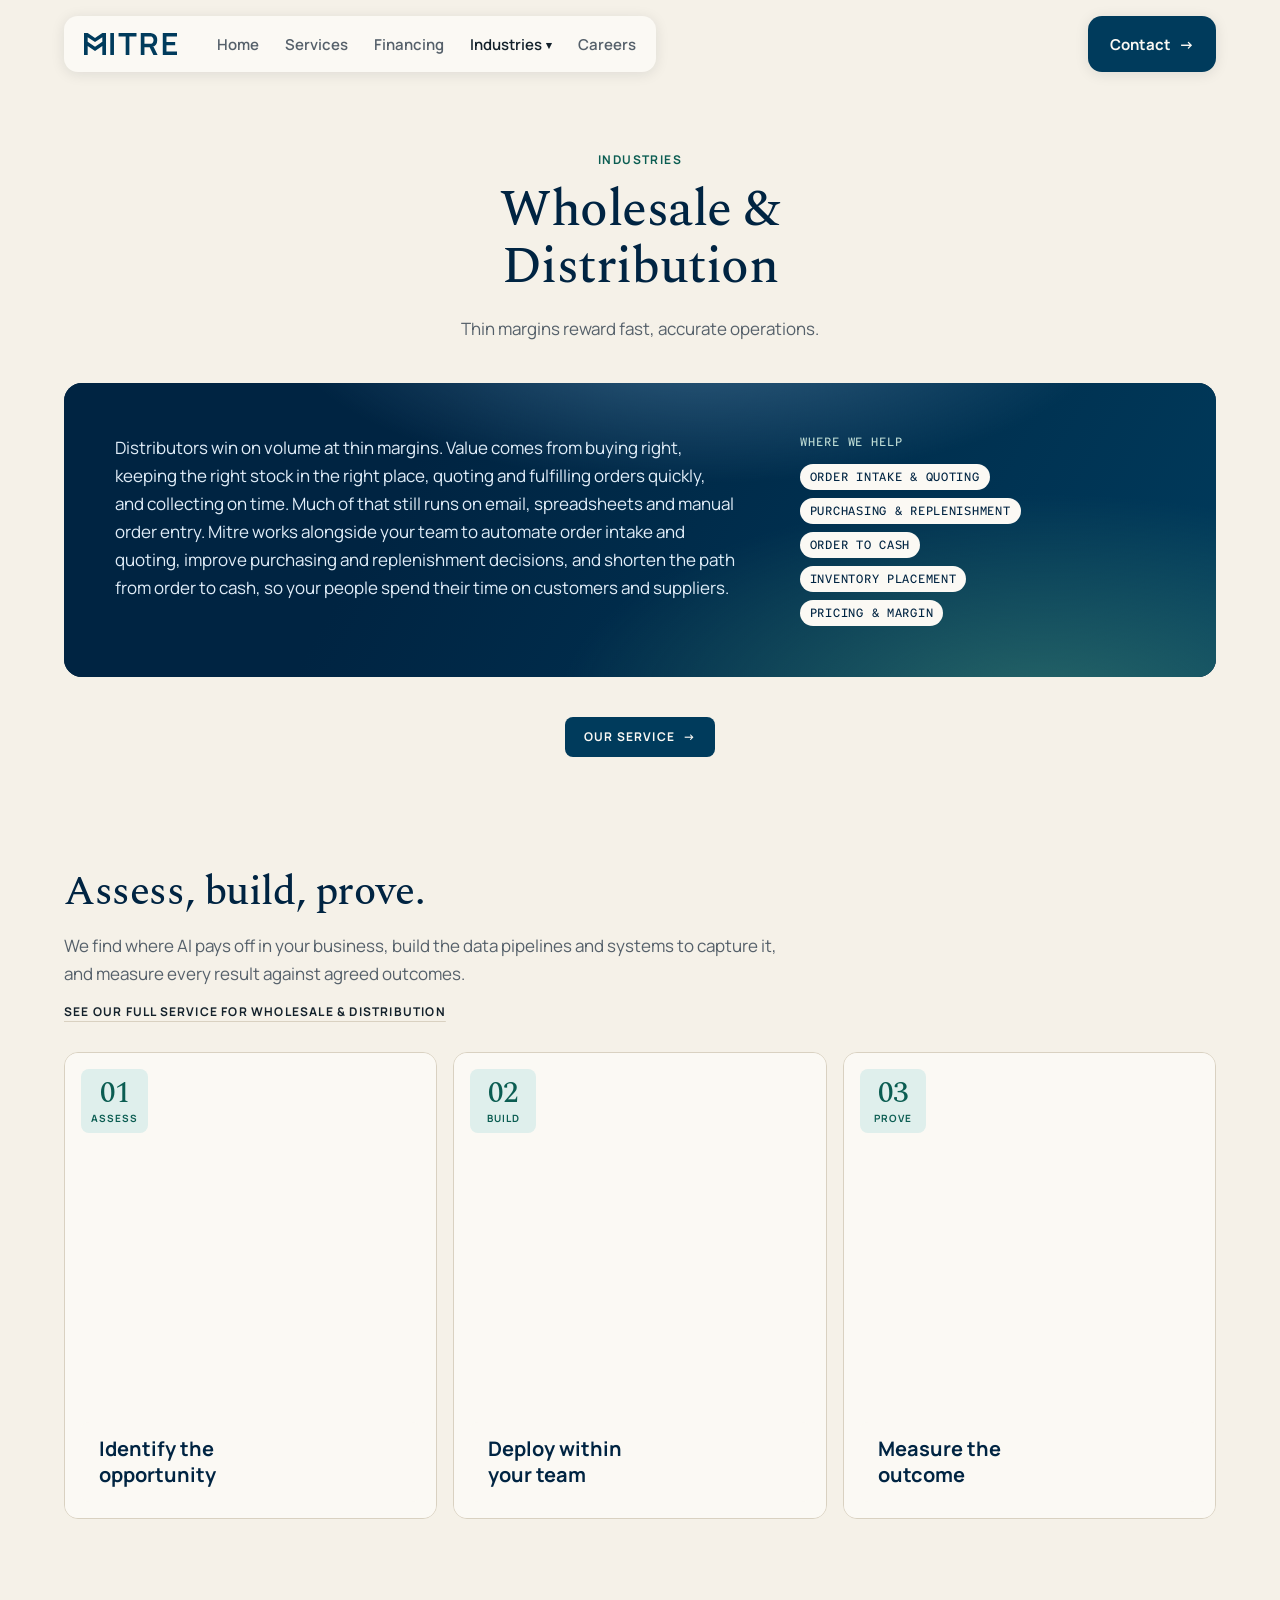
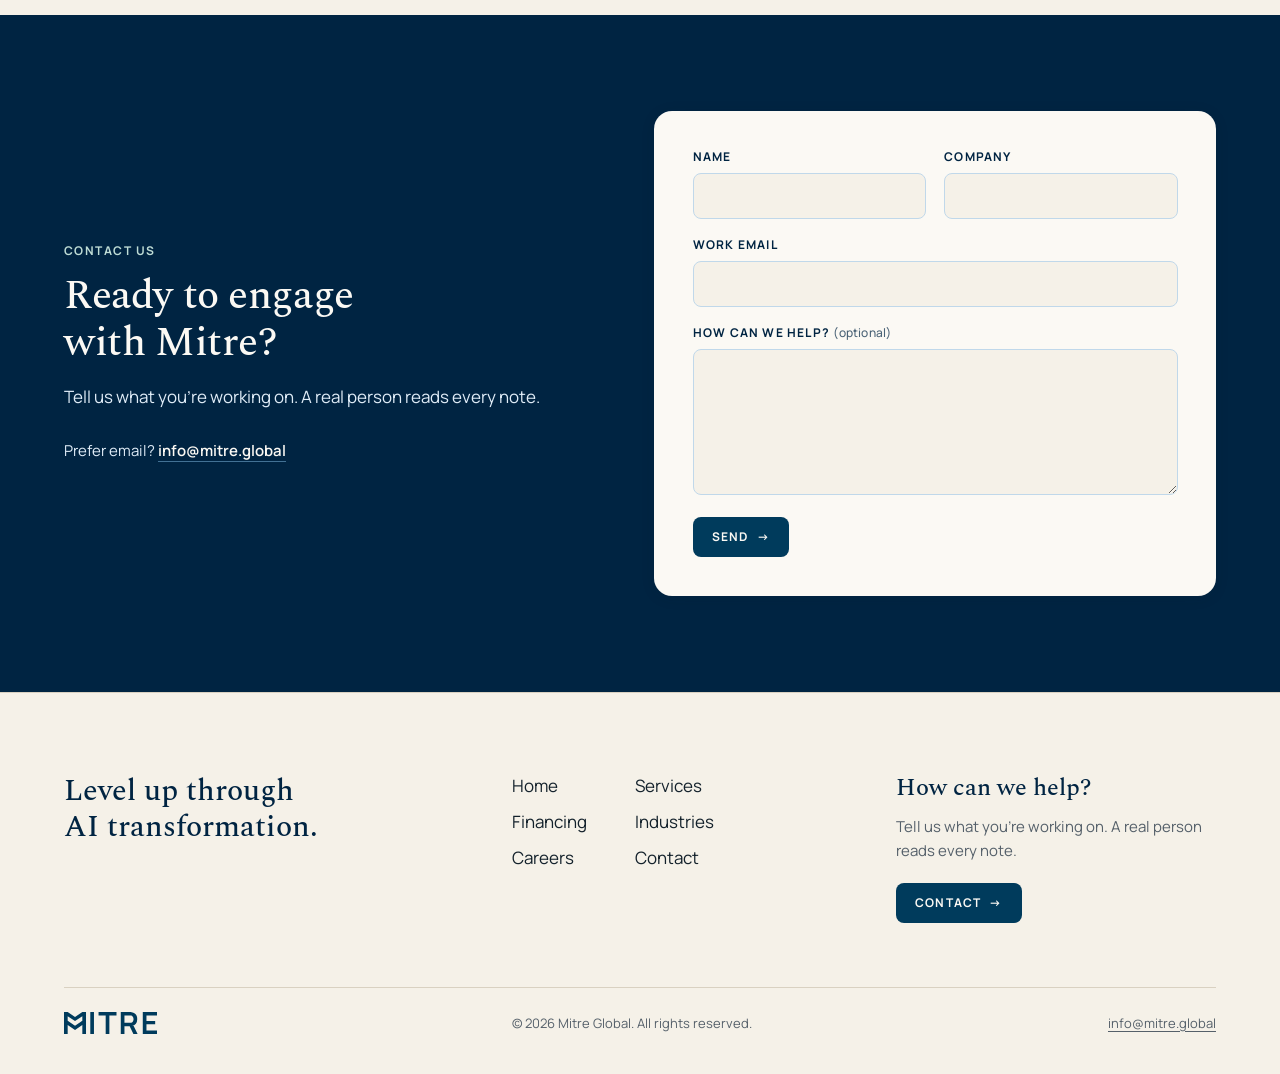
<file: wholesale-distribution/index.html>
<!DOCTYPE html>
<html lang="en">
<head>
  <meta charset="UTF-8" />
  <meta name="robots" content="noindex" />
  <meta name="viewport" content="width=device-width, initial-scale=1.0" />
  <title>Wholesale & Distribution | Mitre</title>
  <link rel="canonical" href="https://mitre.global/wholesale-distribution/" />
  <meta property="og:type" content="website" />
  <meta property="og:site_name" content="Mitre" />
  <meta property="og:title" content="Wholesale & Distribution | Mitre" />
  <meta property="og:url" content="https://mitre.global/wholesale-distribution/" />
  <meta name="twitter:card" content="summary" />
  <link rel="icon" type="image/svg+xml" href="/favicon.svg?v=4acdc474" />
  <link rel="icon" type="image/png" sizes="32x32" href="/favicon-32.png?v=2815bd40" />
  <link rel="apple-touch-icon" href="/apple-touch-icon.png?v=2659dbe8" />
  <link rel="preconnect" href="https://fonts.googleapis.com" />
  <link rel="preconnect" href="https://fonts.gstatic.com" crossorigin />
  <link href="https://fonts.googleapis.com/css2?family=Manrope:wght@400;600;700&amp;family=Red+Hat+Mono:wght@500&amp;family=Spectral:wght@500&amp;display=swap" rel="stylesheet" />
  <link rel="stylesheet" href="/v2/site.css?v=62d42024" />
</head>
<body>
  <header class="hdr" id="nav">
    <div class="hdr__in">
      <div class="island island--nav">
        <button class="island__menu" id="navMenu" aria-label="Menu" aria-expanded="false" aria-controls="mobileMenu">≡</button>
        <a class="island__brand" href="/"><img src="/public/brand/mitre-wordmark-blue.svg" alt="Mitre" width="101" height="24" /></a>
        <nav class="island__links" aria-label="Primary">
          <a href="/">Home</a>
          <a href="/services/">Services</a>
          <a href="/financing/">Financing</a>
          <div class="island__group">
            <a class="island__parent is-current" href="/industries/">Industries<span class="island__chev" aria-hidden="true">▾</span></a>
            <div class="island__drop">
              <ul class="island__panel" aria-label="Industries">
              <li><a href="/consumer-goods/">Consumer Goods</a></li>
              <li><a href="/wholesale-distribution/" aria-current="page">Wholesale &amp; Distribution</a></li>
              <li><a href="/logistics/">Logistics</a></li>
              <li><a href="/supply-chain/">Supply Chain</a></li>
              <li><a href="/specialty-finance/">Specialty Finance</a></li>
              <li><a href="/smb/">SMB</a></li>
              </ul>
            </div>
          </div>
          <a href="/careers/">Careers</a>
        </nav>
      </div>
      <a class="island island--cta" href="/contact/">Contact <span aria-hidden="true">→</span></a>
    </div>
  </header>
  <nav class="mmenu" id="mobileMenu" aria-label="Menu" aria-hidden="true">
    <a href="/">Home</a>
    <a href="/services/">Services</a>
    <a href="/financing/">Financing</a>
    <a href="/industries/">Industries</a>
    <div class="mmenu__sub">
      <a href="/consumer-goods/">Consumer Goods</a>
      <a href="/wholesale-distribution/" aria-current="page">Wholesale &amp; Distribution</a>
      <a href="/logistics/">Logistics</a>
      <a href="/supply-chain/">Supply Chain</a>
      <a href="/specialty-finance/">Specialty Finance</a>
      <a href="/smb/">SMB</a>
    </div>
    <a href="/careers/">Careers</a>
    <a href="/contact/">Contact</a>
  </nav>

  <main id="page">
    <section class="phero" aria-labelledby="ind-title">
      <div class="wrap">
        <p class="eyebrow">Industries</p>
        <h1 class="h-display" id="ind-title">Wholesale &amp; Distribution</h1>
        <p class="lede">Thin margins reward fast, accurate operations.</p>
      </div>
    </section>
    <section class="sec ind" aria-label="About Wholesale &amp; Distribution">
      <div class="wrap">
        <div class="ind__panel">
          <div class="promo__bg" aria-hidden="true"></div>
          <p class="ind__body">Distributors win on volume at thin margins. Value comes from buying right, keeping the right stock in the right place, quoting and fulfilling orders quickly, and collecting on time. Much of that still runs on email, spreadsheets and manual order entry. Mitre works alongside your team to automate order intake and quoting, improve purchasing and replenishment decisions, and shorten the path from order to cash, so your people spend their time on customers and suppliers.</p>
          <div class="ind__help">
            <p class="phase__label">Where we help</p>
            <ul class="tags"><li>Order intake &amp; quoting</li><li>Purchasing &amp; replenishment</li><li>Order to cash</li><li>Inventory placement</li><li>Pricing &amp; margin</li></ul>
          </div>
        </div>
        <p class="ind__cta"><a class="btn btn--primary" href="/services/">Our service <span aria-hidden="true">→</span></a></p>
      </div>
    </section>

    <section class="sec" id="offering" aria-labelledby="offer-title">
      <div class="wrap">
        <div class="sec__head">
          <div>
            <h2 class="h-section" id="offer-title">Assess, build, prove.</h2>
            <p class="lede">We find where AI pays off in your business, build the data pipelines and systems to capture it, and measure every result against agreed outcomes.</p>
          </div>
          <a class="more" href="/services/">See our full service for Wholesale &amp; Distribution</a>
        </div>
        <div class="cards">
        <article class="card">
          <figure class="card__vis anim anim--soft"><svg class="anim__svg ha" viewBox="0 0 400 300" role="img" aria-labelledby="ha-title"><title id="ha-title">Opportunities ranked by return, with the ones below the minimum engagement set aside.</title><defs>
                <linearGradient id="ha-g" x1="0" y1="0" x2="0" y2="1"><stop class="gl-g0" offset="0"/><stop class="gl-gm" offset=".55"/><stop class="gl-g1" offset="1"/></linearGradient>
                <linearGradient id="ha-gh" x1="0" y1="0" x2="1" y2="0"><stop class="gl-g0" offset="0"/><stop class="gl-gm" offset=".6"/><stop class="gl-g1" offset="1"/></linearGradient>
                <linearGradient id="ha-f" x1="0" y1="0" x2="0" y2="1"><stop class="gl-f0" offset="0"/><stop class="gl-f1" offset="1"/></linearGradient>
                <linearGradient id="ha-l" x1="0" y1="0" x2="1" y2="0"><stop class="gl-l0" offset="0"/><stop class="gl-l1" offset=".3"/><stop class="gl-l1" offset=".75"/><stop class="gl-l2" offset="1"/></linearGradient>
                <linearGradient id="ha-e" x1="0" y1="0" x2="1" y2="1"><stop class="gl-e0" offset="0"/><stop class="gl-e1" offset=".6"/></linearGradient>
                <linearGradient id="ha-c" x1="0" y1="0" x2="0" y2="1"><stop class="gl-c0" offset="0"/><stop class="gl-c1" offset="1"/></linearGradient>
                <filter id="ha-sh" x="-30%" y="-30%" width="160%" height="170%"><feDropShadow class="gl-sh" dx="0" dy="8" stdDeviation="8"/></filter>
              </defs><path class="an-axis" d="M58 262 H346"/><g class="hr-set"><g class="hr-col" style="--i:0;--dx:112px"><g filter="url(#ha-sh)"><rect x="70" y="55" width="40" height="207" rx="10" fill="url(#ha-g)"/><rect x="70" y="55" width="40" height="207" rx="10" fill="url(#ha-l)"/><rect x="73" y="58" width="34" height="26" rx="7" fill="url(#ha-c)"/><rect x="70" y="55" width="40" height="207" rx="10" fill="none" stroke="url(#ha-e)" stroke-width="1.5"/></g></g><g class="hr-col" style="--i:1;--dx:168px"><g filter="url(#ha-sh)"><rect x="126" y="101" width="40" height="161" rx="10" fill="url(#ha-g)"/><rect x="126" y="101" width="40" height="161" rx="10" fill="url(#ha-l)"/><rect x="129" y="104" width="34" height="26" rx="7" fill="url(#ha-c)"/><rect x="126" y="101" width="40" height="161" rx="10" fill="none" stroke="url(#ha-e)" stroke-width="1.5"/></g></g><g class="hr-col" style="--i:2;--dx:-112px"><g filter="url(#ha-sh)"><rect x="182" y="135.5" width="40" height="126.5" rx="10" fill="url(#ha-g)"/><rect x="182" y="135.5" width="40" height="126.5" rx="10" fill="url(#ha-l)"/><rect x="185" y="138.5" width="34" height="26" rx="7" fill="url(#ha-c)"/><rect x="182" y="135.5" width="40" height="126.5" rx="10" fill="none" stroke="url(#ha-e)" stroke-width="1.5"/></g></g><g class="hr-col" style="--i:3;--dx:0px"><g filter="url(#ha-sh)"><rect x="238" y="188.39999999999998" width="40" height="73.60000000000001" rx="10" fill="url(#ha-g)"/><rect x="238" y="188.39999999999998" width="40" height="73.60000000000001" rx="10" fill="url(#ha-l)"/><rect x="241" y="191.39999999999998" width="34" height="24.533333333333335" rx="7" fill="url(#ha-c)"/><rect x="238" y="188.39999999999998" width="40" height="73.60000000000001" rx="10" fill="none" stroke="url(#ha-e)" stroke-width="1.5"/></g><g class="hr-frost"><g filter="url(#ha-sh)"><rect x="238" y="188.39999999999998" width="40" height="73.60000000000001" rx="10" fill="url(#ha-f)"/><rect x="238" y="188.39999999999998" width="40" height="73.60000000000001" rx="10" fill="url(#ha-l)"/><rect x="241" y="191.39999999999998" width="34" height="24.533333333333335" rx="7" fill="url(#ha-c)"/><rect x="238" y="188.39999999999998" width="40" height="73.60000000000001" rx="10" fill="none" stroke="url(#ha-e)" stroke-width="1.5"/></g></g></g><g class="hr-col" style="--i:4;--dx:-168px"><g filter="url(#ha-sh)"><rect x="294" y="216" width="40" height="46" rx="10" fill="url(#ha-g)"/><rect x="294" y="216" width="40" height="46" rx="10" fill="url(#ha-l)"/><rect x="297" y="219" width="34" height="15.333333333333334" rx="7" fill="url(#ha-c)"/><rect x="294" y="216" width="40" height="46" rx="10" fill="none" stroke="url(#ha-e)" stroke-width="1.5"/></g><g class="hr-frost"><g filter="url(#ha-sh)"><rect x="294" y="216" width="40" height="46" rx="10" fill="url(#ha-f)"/><rect x="294" y="216" width="40" height="46" rx="10" fill="url(#ha-l)"/><rect x="297" y="219" width="34" height="15.333333333333334" rx="7" fill="url(#ha-c)"/><rect x="294" y="216" width="40" height="46" rx="10" fill="none" stroke="url(#ha-e)" stroke-width="1.5"/></g></g></g></g><path class="an-min" d="M58 170 H346"/><circle class="an-live" cx="58" cy="170" r="4.5"/></svg></figure>
          <div class="card__chip"><b>01</b><span>Assess</span></div>
          <div class="card__panel">
            <div class="card__head">
              <h3>Identify the opportunity</h3>
              <a class="btn btn--primary btn--sm card__go" href="/services/">Services <span aria-hidden="true">→</span></a>
            </div>
            <div class="card__more"><div>
              <p>We map where time and money go, rank every opportunity by its return, and agree on the outcomes we'll be measured by.</p>
            </div></div>
          </div>
        </article>
        <article class="card">
          <figure class="card__vis anim anim--soft"><svg class="anim__svg hb" viewBox="0 0 400 300" role="img" aria-labelledby="hb-title"><title id="hb-title">Agents, workflows, software and reporting built out from one data layer.</title><defs>
                <linearGradient id="hb-g" x1="0" y1="0" x2="0" y2="1"><stop class="gl-g0" offset="0"/><stop class="gl-gm" offset=".55"/><stop class="gl-g1" offset="1"/></linearGradient>
                <linearGradient id="hb-gh" x1="0" y1="0" x2="1" y2="0"><stop class="gl-g0" offset="0"/><stop class="gl-gm" offset=".6"/><stop class="gl-g1" offset="1"/></linearGradient>
                <linearGradient id="hb-f" x1="0" y1="0" x2="0" y2="1"><stop class="gl-f0" offset="0"/><stop class="gl-f1" offset="1"/></linearGradient>
                <linearGradient id="hb-l" x1="0" y1="0" x2="1" y2="0"><stop class="gl-l0" offset="0"/><stop class="gl-l1" offset=".3"/><stop class="gl-l1" offset=".75"/><stop class="gl-l2" offset="1"/></linearGradient>
                <linearGradient id="hb-e" x1="0" y1="0" x2="1" y2="1"><stop class="gl-e0" offset="0"/><stop class="gl-e1" offset=".6"/></linearGradient>
                <linearGradient id="hb-c" x1="0" y1="0" x2="0" y2="1"><stop class="gl-c0" offset="0"/><stop class="gl-c1" offset="1"/></linearGradient>
                <filter id="hb-sh" x="-30%" y="-30%" width="160%" height="170%"><feDropShadow class="gl-sh" dx="0" dy="8" stdDeviation="8"/></filter>
              </defs><g filter="url(#hb-sh)"><rect x="40" y="244" width="320" height="40" rx="14" fill="url(#hb-gh)"/><rect x="40" y="244" width="320" height="40" rx="14" fill="url(#hb-l)"/><rect x="43" y="247" width="314" height="13.333333333333334" rx="11" fill="url(#hb-c)"/><rect x="40" y="244" width="320" height="40" rx="14" fill="none" stroke="url(#hb-e)" stroke-width="1.5"/></g><path class="an-link an-link--strong" d="M126 244 C126 230 116 232 116 218"/><path class="an-link an-link--strong" d="M274 244 C274 230 284 232 284 218"/><path class="an-link an-link--strong" d="M194 244 C194 142 156 136 156 110"/><path class="an-link an-link--strong" d="M206 244 C206 142 244 136 244 110"/><path class="an-flow a-flow" pathLength="1" d="M126 244 C126 230 116 232 116 218" style="--d:0.8s"/><path class="an-flow a-flow" pathLength="1" d="M274 244 C274 230 284 232 284 218" style="--d:1.5s"/><path class="an-flow a-flow" pathLength="1" d="M194 244 C194 142 156 136 156 110" style="--d:2.2s"/><path class="an-flow a-flow" pathLength="1" d="M206 244 C206 142 244 136 244 110" style="--d:2.9s"/><circle class="an-node" cx="126.0" cy="244" r="4.5"/><circle class="an-node" cx="274.0" cy="244" r="4.5"/><circle class="an-node" cx="194.0" cy="244" r="4.5"/><circle class="an-node" cx="206.0" cy="244" r="4.5"/><g><g filter="url(#hb-sh)"><rect x="56" y="158" width="120" height="60" rx="14" fill="url(#hb-f)"/><rect x="56" y="158" width="120" height="60" rx="14" fill="url(#hb-l)"/><rect x="59" y="161" width="114" height="20.0" rx="11" fill="url(#hb-c)"/><rect x="56" y="158" width="120" height="60" rx="14" fill="none" stroke="url(#hb-e)" stroke-width="1.5"/></g><g><g filter="url(#hb-sh)"><rect x="68" y="170" width="36" height="36" rx="10" fill="url(#hb-g)"/><rect x="68" y="170" width="36" height="36" rx="10" fill="url(#hb-l)"/><rect x="71" y="173" width="30" height="12.0" rx="7" fill="url(#hb-c)"/><rect x="68" y="170" width="36" height="36" rx="10" fill="none" stroke="url(#hb-e)" stroke-width="1.5"/></g></g><g class="an-ico an-ico--on" transform="translate(76 178) scale(0.8333333333333334)"><path d="M12 3l2 5.5L19.5 10 14 12l-2 5.5L10 12 4.5 10 10 8.5z"/><path d="M19 16l.8 2 2 .8-2 .8-.8 2-.8-2-2-.8 2-.8z"/></g><rect class="an-docline" x="116" y="178" width="44" height="6" rx="3"/><rect class="an-docline" x="116" y="192" width="28" height="6" rx="3"/><circle class="an-live amb-glow" cx="162" cy="172" r="4" style="--d:0s"/></g><g><g filter="url(#hb-sh)"><rect x="224" y="158" width="120" height="60" rx="14" fill="url(#hb-f)"/><rect x="224" y="158" width="120" height="60" rx="14" fill="url(#hb-l)"/><rect x="227" y="161" width="114" height="20.0" rx="11" fill="url(#hb-c)"/><rect x="224" y="158" width="120" height="60" rx="14" fill="none" stroke="url(#hb-e)" stroke-width="1.5"/></g><g><g filter="url(#hb-sh)"><rect x="236" y="170" width="36" height="36" rx="10" fill="url(#hb-g)"/><rect x="236" y="170" width="36" height="36" rx="10" fill="url(#hb-l)"/><rect x="239" y="173" width="30" height="12.0" rx="7" fill="url(#hb-c)"/><rect x="236" y="170" width="36" height="36" rx="10" fill="none" stroke="url(#hb-e)" stroke-width="1.5"/></g></g><g class="an-ico an-ico--on" transform="translate(244 178) scale(0.8333333333333334)"><circle cx="5" cy="6" r="2.5"/><circle cx="19" cy="6" r="2.5"/><circle cx="12" cy="18" r="2.5"/><path d="M7.5 6h9M6.5 8.2l4.2 7.6M17.5 8.2l-4.2 7.6"/></g><rect class="an-docline" x="284" y="178" width="44" height="6" rx="3"/><rect class="an-docline" x="284" y="192" width="28" height="6" rx="3"/><circle class="an-live amb-glow" cx="330" cy="172" r="4" style="--d:0.6s"/></g><g><g filter="url(#hb-sh)"><rect x="56" y="50" width="120" height="60" rx="14" fill="url(#hb-f)"/><rect x="56" y="50" width="120" height="60" rx="14" fill="url(#hb-l)"/><rect x="59" y="53" width="114" height="20.0" rx="11" fill="url(#hb-c)"/><rect x="56" y="50" width="120" height="60" rx="14" fill="none" stroke="url(#hb-e)" stroke-width="1.5"/></g><g><g filter="url(#hb-sh)"><rect x="68" y="62" width="36" height="36" rx="10" fill="url(#hb-g)"/><rect x="68" y="62" width="36" height="36" rx="10" fill="url(#hb-l)"/><rect x="71" y="65" width="30" height="12.0" rx="7" fill="url(#hb-c)"/><rect x="68" y="62" width="36" height="36" rx="10" fill="none" stroke="url(#hb-e)" stroke-width="1.5"/></g></g><g class="an-ico an-ico--on" transform="translate(76 70) scale(0.8333333333333334)"><rect x="3" y="4" width="18" height="16" rx="2"/><path d="M3 9h18M7 13h6M7 16h4"/></g><rect class="an-docline" x="116" y="70" width="44" height="6" rx="3"/><rect class="an-docline" x="116" y="84" width="28" height="6" rx="3"/><circle class="an-live amb-glow" cx="162" cy="64" r="4" style="--d:1.2s"/></g><g><g filter="url(#hb-sh)"><rect x="224" y="50" width="120" height="60" rx="14" fill="url(#hb-f)"/><rect x="224" y="50" width="120" height="60" rx="14" fill="url(#hb-l)"/><rect x="227" y="53" width="114" height="20.0" rx="11" fill="url(#hb-c)"/><rect x="224" y="50" width="120" height="60" rx="14" fill="none" stroke="url(#hb-e)" stroke-width="1.5"/></g><g><g filter="url(#hb-sh)"><rect x="236" y="62" width="36" height="36" rx="10" fill="url(#hb-g)"/><rect x="236" y="62" width="36" height="36" rx="10" fill="url(#hb-l)"/><rect x="239" y="65" width="30" height="12.0" rx="7" fill="url(#hb-c)"/><rect x="236" y="62" width="36" height="36" rx="10" fill="none" stroke="url(#hb-e)" stroke-width="1.5"/></g></g><g class="an-ico an-ico--on" transform="translate(244 70) scale(0.8333333333333334)"><path d="M5 20v-8M12 20V5M19 20v-5"/></g><rect class="an-docline" x="284" y="70" width="44" height="6" rx="3"/><rect class="an-docline" x="284" y="84" width="28" height="6" rx="3"/><circle class="an-live amb-glow" cx="330" cy="64" r="4" style="--d:1.8s"/></g></svg></figure>
          <div class="card__chip"><b>02</b><span>Build</span></div>
          <div class="card__panel">
            <div class="card__head">
              <h3>Deploy within your team</h3>
              <a class="btn btn--primary btn--sm card__go" href="/services/">Services <span aria-hidden="true">→</span></a>
            </div>
            <div class="card__more"><div>
              <p>We unify your data, then embed with your team to build the agents, workflows and software in your proposal, and stay through adoption.</p>
            </div></div>
          </div>
        </article>
        <article class="card">
          <figure class="card__vis anim anim--soft"><svg class="anim__svg hp" viewBox="0 0 400 300" role="img" aria-labelledby="hp-title"><title id="hp-title">Time saved, cost savings and new insight, each measured above its baseline.</title><defs>
                <linearGradient id="hp-g" x1="0" y1="0" x2="0" y2="1"><stop class="gl-g0" offset="0"/><stop class="gl-gm" offset=".55"/><stop class="gl-g1" offset="1"/></linearGradient>
                <linearGradient id="hp-gh" x1="0" y1="0" x2="1" y2="0"><stop class="gl-g0" offset="0"/><stop class="gl-gm" offset=".6"/><stop class="gl-g1" offset="1"/></linearGradient>
                <linearGradient id="hp-f" x1="0" y1="0" x2="0" y2="1"><stop class="gl-f0" offset="0"/><stop class="gl-f1" offset="1"/></linearGradient>
                <linearGradient id="hp-l" x1="0" y1="0" x2="1" y2="0"><stop class="gl-l0" offset="0"/><stop class="gl-l1" offset=".3"/><stop class="gl-l1" offset=".75"/><stop class="gl-l2" offset="1"/></linearGradient>
                <linearGradient id="hp-e" x1="0" y1="0" x2="1" y2="1"><stop class="gl-e0" offset="0"/><stop class="gl-e1" offset=".6"/></linearGradient>
                <linearGradient id="hp-c" x1="0" y1="0" x2="0" y2="1"><stop class="gl-c0" offset="0"/><stop class="gl-c1" offset="1"/></linearGradient>
                <filter id="hp-sh" x="-30%" y="-30%" width="160%" height="170%"><feDropShadow class="gl-sh" dx="0" dy="8" stdDeviation="8"/></filter>
              </defs><rect class="an-docline" x="36" y="32" width="70" height="7" rx="3.5"/><rect class="an-rail" x="36" y="58" width="282" height="18" rx="9"/><g class="amb-x" style="--d:0s"><g filter="url(#hp-sh)"><rect x="36" y="58" width="242.52" height="18" rx="9" fill="url(#hp-gh)"/><rect x="36" y="58" width="242.52" height="18" rx="9" fill="url(#hp-l)"/><rect x="39" y="61" width="236.52" height="6.0" rx="6" fill="url(#hp-c)"/><rect x="36" y="58" width="242.52" height="18" rx="9" fill="none" stroke="url(#hp-e)" stroke-width="1.5"/></g></g><path class="an-tick" d="M154.44 50 V84"/><circle class="an-ok" cx="348" cy="67" r="12"/><g class="an-ico an-ico--on" transform="translate(340 59) scale(0.6666666666666666)"><path d="M5 12.5l4.5 4.5L19 7.5"/></g><rect class="an-docline" x="36" y="110" width="92" height="7" rx="3.5"/><rect class="an-rail" x="36" y="136" width="282" height="18" rx="9"/><g class="amb-x" style="--d:0.7s"><g filter="url(#hp-sh)"><rect x="36" y="136" width="203.04" height="18" rx="9" fill="url(#hp-gh)"/><rect x="36" y="136" width="203.04" height="18" rx="9" fill="url(#hp-l)"/><rect x="39" y="139" width="197.04" height="6.0" rx="6" fill="url(#hp-c)"/><rect x="36" y="136" width="203.04" height="18" rx="9" fill="none" stroke="url(#hp-e)" stroke-width="1.5"/></g></g><path class="an-tick" d="M154.44 128 V162"/><circle class="an-ok" cx="348" cy="145" r="12"/><g class="an-ico an-ico--on" transform="translate(340 137) scale(0.6666666666666666)"><path d="M5 12.5l4.5 4.5L19 7.5"/></g><rect class="an-docline" x="36" y="188" width="80" height="7" rx="3.5"/><rect class="an-rail" x="36" y="214" width="282" height="18" rx="9"/><g class="amb-x" style="--d:1.4s"><g filter="url(#hp-sh)"><rect x="36" y="214" width="259.44" height="18" rx="9" fill="url(#hp-gh)"/><rect x="36" y="214" width="259.44" height="18" rx="9" fill="url(#hp-l)"/><rect x="39" y="217" width="253.44" height="6.0" rx="6" fill="url(#hp-c)"/><rect x="36" y="214" width="259.44" height="18" rx="9" fill="none" stroke="url(#hp-e)" stroke-width="1.5"/></g></g><path class="an-tick" d="M154.44 206 V240"/><circle class="an-ok" cx="348" cy="223" r="12"/><g class="an-ico an-ico--on" transform="translate(340 215) scale(0.6666666666666666)"><path d="M5 12.5l4.5 4.5L19 7.5"/></g></svg></figure>
          <div class="card__chip"><b>03</b><span>Prove</span></div>
          <div class="card__panel">
            <div class="card__head">
              <h3>Measure the outcome</h3>
              <a class="btn btn--primary btn--sm card__go" href="/services/">Services <span aria-hidden="true">→</span></a>
            </div>
            <div class="card__more"><div>
              <p>Every system is measured against the outcomes agreed up front, with a regular scorecard of hours saved, costs cut and insight gained.</p>
            </div></div>
          </div>
        </article>
        </div>
      </div>
    </section>

    <section class="reach" id="contact" aria-labelledby="reach-title">
      <div class="wrap reach__in">
        <div class="reach__txt">
          <p class="eyebrow">Contact us</p>
          <h2 class="h-section" id="reach-title">Ready to engage with Mitre?</h2>
          <p class="lede">Tell us what you're working on. A real person reads every note.</p>
          <p class="reach__alt">Prefer email? <a class="reach__mail" href="mailto:info@mitre.global">info@mitre.global</a></p>
        </div>
        <form class="form" data-lead-form="https://script.google.com/macros/s/AKfycbzndSovCUsRlUzlvAE9N_1Qu8-oQ8eQlys31hT71fkJ3C6FxKIMhEebZtipMYPrRMc/exec" novalidate>
          <div class="form__row">
            <label class="field"><span class="field__label">Name</span>
              <input class="field__input" name="name" autocomplete="name" required></label>
            <label class="field"><span class="field__label">Company</span>
              <input class="field__input" name="company" autocomplete="organization" required></label>
          </div>
          <label class="field"><span class="field__label">Work email</span>
            <input class="field__input" type="email" name="email" autocomplete="email" required></label>
          <label class="field"><span class="field__label">How can we help? <span class="field__opt">(optional)</span></span>
            <textarea class="field__input field__input--area" name="message" rows="5"></textarea></label>
          <input type="text" name="website" tabindex="-1" autocomplete="off" aria-hidden="true" style="position:absolute;left:-9999px;width:1px;height:1px;opacity:0">
          <div class="form__foot">
            <button class="btn btn--primary" type="submit">Send <span aria-hidden="true">→</span></button>
            <p class="form__status" role="status" aria-live="polite"></p>
          </div>
        </form>
      </div>
    </section>
  </main>

  <footer class="foot">
    <div class="wrap">
      <div class="foot__top">
        <p class="foot__tag">Level up through AI transformation.</p>
        <nav class="foot__nav" aria-label="Footer">
          <a href="/">Home</a>
          <a href="/services/">Services</a>
          <a href="/financing/">Financing</a>
          <a href="/industries/">Industries</a>
          <a href="/careers/">Careers</a>
          <a href="/contact/">Contact</a>
        </nav>
        <div class="foot__help">
          <h3>How can we help?</h3>
          <p>Tell us what you're working on. A real person reads every note.</p>
          <a class="btn btn--primary" href="/contact/">Contact <span aria-hidden="true">→</span></a>
        </div>
      </div>
      <div class="foot__bot">
        <a href="/"><img src="/public/brand/mitre-wordmark-blue.svg" alt="Mitre" width="101" height="24" /></a>
        <span>© 2026 Mitre Global. All rights reserved.</span>
        <a href="mailto:info@mitre.global">info@mitre.global</a>
      </div>
    </div>
  </footer>
  <script src="/v2/site.js?v=ba3729e0"></script>
</body>
</html>
</file>
<file: v2/site.css>
/* ============================================================
   Mitre site styles. Every color, font and radius is a token in :root.
   Layout follows a floating-island header, a center-weighted photo
   carousel, and rounded card sections on warm paper. Blue leads;
   green marks eyebrows, the feature panel and buttons on dark bands.
   ============================================================ */
:root {
  color-scheme: light;

  /* neutrals */
  --paper: #F5F1E8;          /* page background */
  --paper-raised: #FBF9F4;   /* islands, cards, inputs */
  --stone: #D9D1C1;          /* decorative hairlines only */
  --edge: #857B69;           /* borders users must see */
  --ink: #13212B;            /* text */
  --ink-muted: #55606A;      /* secondary text */

  /* blue scale */
  --blue-50: #F1F8FD; --blue-100: #E0EDF8; --blue-200: #C0D8EA; --blue-300: #8AB0CD;
  --blue-400: #427194; --blue-600: #003B5C; --blue-800: #002442;
  /* green scale */
  --green-50: #F1F9F7; --green-100: #DFEFEC; --green-200: #BEDCD5; --green-300: #84B7AD;
  --green-400: #36796E; --green-600: #0B5D52; --green-800: #002C23;

  /* brand */
  --ocean: var(--blue-600);
  --forest: var(--green-600);
  --error: #A3412F;          /* form validation only */
  --error-tint: #F6E4DE;
  --ocean-tint: var(--blue-100);
  --forest-tint: var(--green-100);
  --shadow: 0 2px 14px color-mix(in srgb, var(--ink) 10%, transparent);
  --glass: color-mix(in srgb, var(--paper-raised) 84%, transparent);

  /* type */
  --f-display: "Spectral", Georgia, "Times New Roman", serif;
  --f-sans: "Manrope", "Helvetica Neue", Arial, sans-serif;
  --f-mono: "Red Hat Mono", ui-monospace, Menlo, monospace;

  /* layout and shape */
  --gutter: clamp(16px, 5vw, 80px);
  --max: 1440px;
  --radius-sm: 8px; --radius-md: 14px; --radius-lg: 18px;
  --section-y: 96px;
  --ease: cubic-bezier(.23, 1, .32, 1);
}
@media (max-width: 720px) { :root { --section-y: 64px; } }

* { box-sizing: border-box; }
html { -webkit-text-size-adjust: 100%; overflow-x: clip; scroll-padding-top: 96px; }
@media (prefers-reduced-motion: no-preference) { html { scroll-behavior: smooth; } }
body { margin: 0; background: var(--paper); color: var(--ink); font: 400 16px/26px var(--f-sans); -webkit-font-smoothing: antialiased; overflow-x: clip; }
img { max-width: 100%; height: auto; }
button { font: inherit; }
h1, h2, h3, p { margin: 0; }
/* no lonely last words: balance headings, keep at least two words on a paragraph's last line */
h1, h2, h3 { text-wrap: balance; }
p { text-wrap: pretty; }
a { color: var(--ocean); text-decoration: none; }
:focus-visible { outline: 2px solid var(--ocean); outline-offset: 2px; }
.wrap { max-width: var(--max); margin: 0 auto; padding: 0 var(--gutter); }

/* ---------- shared type ---------- */
.eyebrow { font: 700 12px/16px var(--f-sans); letter-spacing: .12em; text-transform: uppercase; color: var(--forest); }
.h-display { font: 500 clamp(34px, 4vw, 52px)/1.12 var(--f-display); letter-spacing: -.01em; color: var(--blue-800); }
.h-section { font: 500 clamp(30px, 3.2vw, 44px)/1.15 var(--f-display); letter-spacing: -.01em; color: var(--blue-800); }
.lede { font: 400 17px/28px var(--f-sans); color: var(--ink-muted); }
.more { font: 700 12px/16px var(--f-sans); letter-spacing: .1em; text-transform: uppercase; color: var(--ink);
  text-decoration: underline; text-underline-offset: 5px; text-decoration-color: var(--stone); white-space: nowrap; }
.more:hover { color: var(--ocean); text-decoration-color: currentColor; }

/* ---------- buttons ---------- */
.btn { display: inline-flex; align-items: center; gap: 8px; height: 40px; padding: 0 18px; border: 1px solid transparent; border-radius: var(--radius-sm);
  font: 700 12px/1 var(--f-sans); letter-spacing: .1em; text-transform: uppercase; white-space: nowrap; cursor: pointer; transition: background .2s, color .2s; }
.btn--primary { background: var(--ocean); color: var(--paper-raised); }
.btn--primary:hover { background: var(--blue-800); }
.btn--outline { background: transparent; color: var(--ink); border-color: var(--ink); }
.btn--outline:hover { background: var(--paper-raised); }
/* on dark blue bands the brand blue would vanish, so buttons turn light green */
.btn--light { background: var(--green-200); color: var(--blue-800); }
.btn--light:hover { background: var(--green-100); }
.btn--sm { height: 30px; padding: 0 12px; font-size: 11px; gap: 6px; border-radius: 6px; }

/* ---------- placeholders (photos and animations still to come) ---------- */
.ph { position: relative; overflow: hidden; display: grid; place-items: center; }
.ph__label { position: relative; z-index: 1; padding: 6px 10px; border: 1px dashed currentColor; border-radius: 6px;
  font: 500 11px/14px var(--f-mono); letter-spacing: .08em; text-transform: uppercase; opacity: .75; text-align: center; }
.ph--photo { color: var(--paper-raised); background: linear-gradient(155deg, var(--blue-300), var(--blue-600)); }
.ph--photo.ph--g { background: linear-gradient(155deg, var(--green-300), var(--green-600)); }
.ph--photo.ph--mix { background: linear-gradient(155deg, var(--blue-200), var(--green-400) 60%, var(--blue-800)); }
.ph--photo.ph--dark { background: linear-gradient(160deg, var(--blue-400), var(--blue-800) 70%); }
.ph--anim { color: var(--blue-800); background:
  radial-gradient(60% 70% at 25% 30%, var(--blue-200), transparent 70%),
  radial-gradient(50% 60% at 80% 75%, var(--green-200), transparent 70%), var(--blue-50); }
.ph--anim.ph--g { background:
  radial-gradient(45% 55% at 30% 35%, var(--green-200), transparent 70%),
  radial-gradient(40% 50% at 75% 60%, var(--green-300), transparent 70%),
  radial-gradient(35% 45% at 55% 90%, var(--blue-200), transparent 70%), var(--green-100); }

/* ---------- header: two floating islands ---------- */
.hdr { position: fixed; z-index: 50; top: 16px; left: 0; right: 0; pointer-events: none; }
.hdr__in { max-width: var(--max); margin: 0 auto; padding: 0 var(--gutter); display: flex; align-items: center; justify-content: space-between; gap: 12px; }
.island { pointer-events: auto; display: flex; align-items: center; height: 56px; border-radius: var(--radius-md); box-shadow: var(--shadow); }
.island--nav { gap: 8px; padding: 0 8px 0 20px; background: var(--paper-raised); }
.island__brand { display: flex; align-items: center; padding: 4px 0; flex-shrink: 0; }
.island__brand img { display: block; height: 22px; width: auto; }
.island__links { display: flex; align-items: center; gap: 2px; margin-left: 20px; }
.island__links > a, .island__parent { display: inline-flex; align-items: center; height: 40px; padding: 0 12px; border-radius: var(--radius-sm);
  color: var(--ink-muted); font: 600 15px/1 var(--f-sans); white-space: nowrap; transition: background .2s, color .2s; }
.island__links > a:hover, .island__parent:hover, .island__group:focus-within .island__parent { background: var(--ocean-tint); color: var(--ocean); }
.island__links [aria-current="page"], .island__parent.is-current { color: var(--ink); }
.island--cta { padding: 0 22px; background: var(--ocean); color: var(--paper-raised); font: 700 15px/1 var(--f-sans); gap: 8px; transition: background .2s; }
.island--cta:hover { background: var(--blue-800); }
.island__menu { display: none; width: 40px; height: 40px; margin-right: 4px; border: 0; border-radius: var(--radius-sm); background: var(--paper); color: var(--ink); font-size: 18px; line-height: 1; cursor: pointer; }

/* Industries: hovering or tabbing into the tab drops the industry pages below the island */
.island__group { position: relative; }
.island__chev { display: inline-block; margin-left: 4px; font-size: 11px; transition: transform .2s var(--ease); }
.island__group:hover .island__chev, .island__group:focus-within .island__chev { transform: rotate(180deg); }
/* the transparent top padding bridges the gap so the pointer can travel down to the panel */
.island__drop { position: absolute; top: 100%; left: 0; padding-top: 16px; opacity: 0; visibility: hidden; transform: translateY(-4px);
  transition: opacity .15s ease, transform .15s ease, visibility .15s; }
.island__group:hover .island__drop, .island__group:focus-within .island__drop { opacity: 1; visibility: visible; transform: none; }
.island__panel { min-width: 230px; margin: 0; padding: 8px; list-style: none; background: var(--paper-raised); border-radius: var(--radius-md); box-shadow: var(--shadow); }
.island__panel a { display: block; padding: 10px 12px; border-radius: var(--radius-sm); color: var(--ink); font: 600 15px/20px var(--f-sans); }
.island__panel a:hover { background: var(--ocean-tint); color: var(--ocean); }
.island__panel a[aria-current="page"] { color: var(--ocean); }

/* mobile menu panel, opened by site.js */
.mmenu { display: none; }
@media (max-width: 1000px) {
  .island__links { display: none; }
  .island--nav { padding-left: 8px; }
  .island__menu { display: grid; place-items: center; }
  .mmenu { position: fixed; z-index: 49; top: 80px; left: var(--gutter); right: var(--gutter); flex-direction: column; padding: 8px;
    background: var(--paper-raised); border-radius: var(--radius-md); box-shadow: var(--shadow); max-height: calc(100vh - 96px); overflow-y: auto; }
  .mmenu.open { display: flex; }
  .mmenu a { padding: 12px; border-radius: var(--radius-sm); color: var(--ink); font: 600 16px/24px var(--f-sans); }
  .mmenu a[aria-current="page"] { color: var(--ocean); }
  .mmenu__sub { display: flex; flex-direction: column; margin: 0 0 4px 12px; padding-left: 8px; border-left: 1px solid var(--stone); }
  .mmenu__sub a { padding: 8px 12px; font-weight: 400; color: var(--ink-muted); }
}
@media (max-width: 400px) { .island--cta { padding: 0 16px; } }

/* ---------- hero ---------- */
.hero { padding-top: 136px; text-align: center; }
.hero .eyebrow { color: var(--ink); }
.hero h1 { margin: 14px auto 0; max-width: none; text-wrap: initial; }
@media (max-width: 720px) { .hero h1 { max-width: 20ch; text-wrap: balance; } .br-wide { display: none; } }

/* carousel: the center photo is featured; the rest step down in size by distance */
.car { margin-top: 40px; }
.car__stage { position: relative; overflow: hidden; touch-action: pan-y; }
.slide { position: absolute; top: 0; left: 50%; width: var(--cell, 250px); height: 100%; transition: transform .8s var(--ease); cursor: pointer; }
.slide.is-active { cursor: default; }
.car:not(.is-ready) .slide, .car:not(.is-ready) .slide__media { transition: none; }
.slide__media { position: absolute; inset: 0; overflow: hidden; border-radius: 4px; transform: scale(var(--s, 1)); transition: transform .8s var(--ease), border-radius .8s; }
.slide.is-active .slide__media { border-radius: var(--radius-sm); }
.slide__media > .ph { position: absolute; inset: 0; border-radius: inherit; }
.slide__media > img { position: absolute; inset: 0; width: 100%; height: 100%; max-width: none; object-fit: cover; object-position: center; border-radius: inherit; background: var(--blue-100); }
.slide__chip { position: absolute; z-index: 2; top: 12px; left: 12px; padding: 6px 10px; border-radius: 999px; background: var(--glass); backdrop-filter: blur(10px);
  font: 700 11px/14px var(--f-sans); letter-spacing: .08em; text-transform: uppercase; color: var(--ink); }
.slide__card { position: absolute; z-index: 2; left: 10px; right: 10px; bottom: 10px; padding: 14px; text-align: left; border-radius: var(--radius-sm);
  background: var(--glass); backdrop-filter: blur(12px); }
/* the card leaves at once when its slide steps aside, and fades in once the new center photo has settled */
.slide__chip, .slide__card { opacity: 0; visibility: hidden; transform: translateY(6px); transition: none; }
.slide.is-active .slide__chip, .slide.is-active .slide__card { opacity: 1; visibility: visible; transform: none;
  transition: opacity .35s .45s, transform .35s .45s var(--ease), visibility 0s .45s; }
/* title fits one line at desktop widths; on narrow screens it may wrap to two rather than cut off */
.slide__title { font: 700 15px/20px var(--f-sans); color: var(--ink); text-wrap: balance;
  display: -webkit-box; -webkit-box-orient: vertical; -webkit-line-clamp: 2; line-clamp: 2; overflow: hidden; }
.slide__desc { margin-top: 2px; font: 400 14px/20px var(--f-sans); color: var(--ink-muted);
  display: -webkit-box; -webkit-box-orient: vertical; -webkit-line-clamp: 3; line-clamp: 3; overflow: hidden; } /* previews the industry paragraph, trails off with … */
.slide__card .btn { margin-top: 10px; }
.car__ctrl { display: flex; gap: 6px; margin-top: 18px; }
.car__ctrl button { width: 30px; height: 30px; display: grid; place-items: center; border: 0; border-radius: 6px; background: var(--paper-raised); box-shadow: var(--shadow);
  color: var(--ink); font-size: 13px; line-height: 1; cursor: pointer; }
.car__ctrl button:hover { background: var(--ocean-tint); color: var(--ocean); }

/* pill bar of industries under the carousel */
.pills { display: flex; justify-content: center; margin-top: 40px; }
.pills__in { display: flex; align-items: center; gap: 8px 28px; flex-wrap: wrap; justify-content: center; padding: 14px 26px; background: var(--paper-raised); border-radius: var(--radius-md); box-shadow: var(--shadow); }
.pills__k { font: 500 11px/16px var(--f-mono); letter-spacing: .08em; text-transform: uppercase; color: var(--ink-muted); }
.pills a { font: 700 12px/16px var(--f-sans); letter-spacing: .08em; text-transform: uppercase; color: var(--ink);
  text-decoration: underline; text-underline-offset: 5px; text-decoration-color: var(--stone); }
.pills a:hover { color: var(--ocean); text-decoration-color: currentColor; }
@media (max-width: 720px) {
  .pills { justify-content: flex-start; overflow-x: auto; margin-left: calc(-1 * var(--gutter)); margin-right: calc(-1 * var(--gutter)); padding: 4px var(--gutter) 12px; }
  .pills__in { flex-wrap: nowrap; white-space: nowrap; }
}

/* ---------- dark blue promo banner ---------- */
.promo { margin-top: 72px; }
.promo__card { position: relative; overflow: hidden; display: grid; grid-template-columns: minmax(0, 1.15fr) minmax(0, 1fr); gap: 32px 56px; align-items: center;
  padding: clamp(28px, 4vw, 56px); border-radius: var(--radius-lg); background: var(--blue-800); color: var(--paper); }
.promo__bg { position: absolute; inset: 0; color: var(--paper); background:
  radial-gradient(70% 120% at 85% 110%, color-mix(in srgb, var(--green-400) 70%, transparent), transparent 60%),
  radial-gradient(60% 90% at 55% -20%, color-mix(in srgb, var(--blue-400) 80%, transparent), transparent 60%),
  linear-gradient(120deg, var(--blue-800) 30%, var(--blue-600)); place-items: end; padding: 16px; }
.promo__card > *:not(.promo__bg) { position: relative; z-index: 1; }
.promo h2 { font: 500 clamp(32px, 3.6vw, 48px)/1.1 var(--f-display); letter-spacing: -.01em; color: var(--paper-raised); }
.promo__card p { font: 400 17px/28px var(--f-sans); color: var(--blue-100); }
.promo__card .btn { margin-top: 24px; }

/* logo row: the logos scroll past in a loop; the second copy makes the loop seamless */
.logos { display: flex; align-items: center; gap: 24px 40px; margin-top: 48px; }
.logos__k { flex: 0 0 auto; max-width: 15ch; font: 700 12px/18px var(--f-sans); letter-spacing: .1em; text-transform: uppercase; color: var(--ink-muted); }
.logos__mask { flex: 1; min-width: 0; overflow: hidden;
  -webkit-mask-image: linear-gradient(90deg, transparent, black 8%, black 92%, transparent); mask-image: linear-gradient(90deg, transparent, black 8%, black 92%, transparent); }
.logos__track { display: flex; width: max-content; animation: logos-scroll 40s linear infinite; }
.logos__mask:hover .logos__track { animation-play-state: paused; }
.logos__row { flex: none; display: flex; align-items: center; gap: 72px; padding-right: 72px; }
.logos__row img { display: block; height: 26px; width: auto; filter: grayscale(1); opacity: .65; }
.logos__row img.logo--badge { height: 42px; }
.logos__row img.logo--tall { height: 34px; }
@keyframes logos-scroll { to { transform: translateX(-50%); } }
@media (max-width: 860px) { .logos { flex-direction: column; align-items: stretch; } .logos__k { max-width: none; } .logos__row { gap: 48px; padding-right: 48px; } }
/* inside the dark blue promo card: a thinner, white row under a hairline */
.promo__card .logos { grid-column: 1 / -1; min-width: 0; margin-top: 0; padding-top: 24px; gap: 16px 32px;
  border-top: 1px solid color-mix(in srgb, var(--paper) 18%, transparent); }
.promo__card .logos__k { font: 700 11px/16px var(--f-sans); letter-spacing: .1em; text-transform: uppercase; color: var(--blue-200); }
.promo__card .logos__row img { height: 20px; filter: brightness(0) invert(1); opacity: .75; }
/* badge logos are filled shapes with knocked-out text, so they invert to light tiles with dark text */
.promo__card .logos__row img.logo--badge { height: 34px; filter: grayscale(1) invert(1); opacity: .8; }
/* light-bodied badges (Smucker's) already read on dark, so they only lose their color */
.promo__card .logos__row img.logo--light { filter: grayscale(1); opacity: .9; }
.promo__card .logos__row img.logo--tall { height: 26px; }
/* without motion: one static, wrapping row */
@media (max-width: 560px) {
  .form__row { grid-template-columns: minmax(0, 1fr); }
}

@media (prefers-reduced-motion: reduce) {
  .logos__mask { -webkit-mask-image: none; mask-image: none; }
  .logos__track { animation: none; width: auto; }
  .logos__row { flex: 1; flex-wrap: wrap; gap: 24px 40px; padding-right: 0; }
  .logos__row[aria-hidden] { display: none; }
}

/* ---------- section heads ---------- */
.sec { padding: var(--section-y) 0; }
.sec__head { display: flex; align-items: flex-end; justify-content: space-between; gap: 16px 48px; flex-wrap: wrap; }
.sec__head .lede { margin-top: 16px; max-width: 46rem; }

/* offering cards */
.cards { display: grid; grid-template-columns: repeat(3, minmax(0, 1fr)); gap: 16px; margin-top: 32px; }
.card { position: relative; overflow: hidden; aspect-ratio: 4 / 5; border-radius: var(--radius-md); }
.card > .ph { position: absolute; inset: 0; padding: 96px 24px 45%; }
/* the animation sits in the clear band between the chip and the title panel */
.card > .card__vis { position: absolute; inset: 0; padding: 84px 20px 112px; border-radius: 0; }
/* homepage cards on the same cream surface as the Services value tiles.
   Previous look (blue fade): radial blue-300 pools over linear-gradient(180deg, blue-50, blue-100 45%, blue-200) */
.card { border: 1px solid var(--stone); }
.card > .card__vis { background: var(--paper-raised); }
/* title panel blends into the card: same cream, so the paragraph still reads when it opens over the graphic */
.card .card__panel { background: var(--paper-raised); backdrop-filter: none; -webkit-backdrop-filter: none; }
/* the step chip in a soft sea green, with forest type */
.card .card__chip { min-width: 66px; padding: 9px 10px; background: var(--green-100); backdrop-filter: none; -webkit-backdrop-filter: none; }
.card .card__chip b { color: var(--forest); }
.card .card__chip span { color: var(--forest); }
.card__chip { position: absolute; z-index: 1; top: 16px; left: 16px; display: grid; justify-items: center; min-width: 88px; padding: 10px 14px; border-radius: var(--radius-sm);
  background: var(--glass); backdrop-filter: blur(10px); }
.card__chip b { font: 500 30px/1 var(--f-display); color: var(--ocean); }
.card__chip span { margin-top: 4px; font: 700 10px/12px var(--f-sans); letter-spacing: .1em; text-transform: uppercase; color: var(--ink-muted); }
.card__panel { position: absolute; z-index: 1; left: 16px; right: 16px; bottom: 16px; padding: 14px 14px 14px 18px; border-radius: var(--radius-sm);
  background: var(--glass); backdrop-filter: blur(12px); }
.card__panel h3 { font: 700 20px/26px var(--f-sans); color: var(--blue-800); }
/* title row: the Our Service arrow sits beside the title, so hover only reveals the paragraph */
.card__head { display: flex; align-items: center; justify-content: space-between; gap: 12px; }
/* the Services button shows with the paragraph: on hover or keyboard focus, and always on touch screens */
.card__go { flex: none; opacity: 0; transform: translateX(-4px); pointer-events: none; transition: opacity .3s var(--ease), transform .3s var(--ease); }
.card:hover .card__go, .card:focus-within .card__go { opacity: 1; transform: none; pointer-events: auto; }
@media (hover: none) { .card__go { opacity: 1; transform: none; pointer-events: auto; } }
.card__more { display: grid; grid-template-rows: 0fr; transition: grid-template-rows .4s var(--ease); }
.card__more > div { overflow: hidden; }
.card__more p { padding-top: 6px; font: 400 14px/21px var(--f-sans); color: var(--ink-muted); }
.card:hover .card__more, .card:focus-within .card__more { grid-template-rows: 1fr; }
@media (hover: none) { .card__more { grid-template-rows: 1fr; } }
@media (max-width: 960px) {
  .cards { grid-template-columns: none; grid-auto-flow: column; grid-auto-columns: min(82%, 380px); overflow-x: auto; scroll-snap-type: x mandatory;
    margin-left: calc(-1 * var(--gutter)); margin-right: calc(-1 * var(--gutter)); padding: 0 var(--gutter) 8px; scroll-padding: 0 var(--gutter); }
  .card { scroll-snap-align: start; aspect-ratio: auto; display: flex; flex-direction: column; background: var(--paper-raised); }
  .card > .ph { position: relative; inset: auto; height: 220px; padding: 72px 16px 40px; }
  .card > .card__vis { position: relative; inset: auto; height: 250px; padding: 60px 16px 56px; }
  .card__panel { position: relative; left: auto; right: auto; bottom: auto; max-width: none; margin: -32px 12px 12px; flex: 1; }
}
.cards, .pills { scrollbar-width: none; }
.cards::-webkit-scrollbar, .pills::-webkit-scrollbar { display: none; }

/* ---------- light green feature panel ---------- */
.feature { padding: var(--section-y) 0; background: var(--green-50); }
.feature__in { display: grid; grid-template-columns: minmax(0, 1fr) minmax(0, 1.35fr); gap: 40px 64px; align-items: center; }
.feature h2 { margin-top: 14px; }
.feature .lede { margin-top: 18px; }
.feature .btn { margin-top: 28px; }
.feature__vis { aspect-ratio: 16 / 10; border-radius: var(--radius-lg); }
.feature__img { display: block; width: 100%; height: auto; max-width: none; object-fit: cover;
  filter: contrast(.56) brightness(1.22) saturate(.88); } /* softens the dark grout lines */

/* ---------- two large cards ---------- */
.duo { display: grid; grid-template-columns: repeat(2, minmax(0, 1fr)); gap: 16px; margin-top: 32px; }
.duo__card { position: relative; overflow: hidden; display: flex; flex-direction: column; justify-content: flex-end; min-height: 560px; padding: clamp(24px, 3vw, 40px);
  border-radius: var(--radius-lg); color: var(--paper); }
.duo__card > .ph { position: absolute; inset: 0; place-items: start end; padding: 16px; }
.duo__card::after { content: ""; position: absolute; inset: 40% 0 0; background: linear-gradient(transparent, color-mix(in srgb, var(--blue-800) 85%, transparent)); }
.duo__card > *:not(.ph) { position: relative; z-index: 1; }
.duo__card .eyebrow { color: var(--green-200); }
.duo__card h3 { margin-top: 12px; max-width: 16ch; font: 500 clamp(30px, 3vw, 42px)/1.12 var(--f-display); color: var(--paper-raised); }
.duo__card p { margin-top: 12px; max-width: 34rem; color: var(--blue-100); }
.duo__card .btn { margin-top: 24px; align-self: flex-start; }

/* ---------- split: photo and statement ---------- */
.split { display: grid; grid-template-columns: minmax(0, 1.4fr) minmax(0, 1fr); gap: 40px 64px; align-items: center; }
.split__ph { aspect-ratio: 16 / 10; border-radius: var(--radius-md); }
.split__img { display: block; width: 100%; height: auto; object-fit: cover; object-position: 20% 30%; }
.split h2 { margin-top: 14px; }
.split .lede { margin-top: 18px; }
.split .btn { margin-top: 28px; }

/* ---------- contact band (dark blue) with form ---------- */
.reach { background: var(--blue-800); color: var(--paper); padding: var(--section-y) 0; }
.reach__in { display: grid; grid-template-columns: minmax(0, 1fr) minmax(0, 1.1fr); gap: 48px 80px; align-items: center; }
.reach .eyebrow { color: var(--green-200); }
.reach h2 { margin-top: 14px; max-width: 16ch; color: var(--paper-raised); }
.reach .lede { margin-top: 16px; max-width: 30rem; color: var(--blue-100); }
.reach__alt { margin-top: 28px; font: 400 15px/24px var(--f-sans); color: var(--blue-100); }
.reach__mail { font-weight: 600; color: var(--paper-raised); text-decoration: underline; text-underline-offset: 5px; text-decoration-color: var(--blue-400); }
.reach__mail:hover { text-decoration-color: currentColor; }
.reach :focus-visible { outline-color: var(--paper); }

/* form card: cream panel on the dark band */
.form { display: grid; gap: 18px; padding: clamp(24px, 3vw, 40px); background: var(--paper-raised); color: var(--ink); border-radius: var(--radius-lg); box-shadow: var(--shadow); }
.form :focus-visible { outline-color: var(--ocean); }
.form__row { display: grid; grid-template-columns: minmax(0, 1fr) minmax(0, 1fr); gap: 18px; }
.field { display: grid; gap: 8px; }
.field__label { font: 700 12px/16px var(--f-sans); letter-spacing: .1em; text-transform: uppercase; color: var(--blue-800); }
.field__opt { font-weight: 500; letter-spacing: .02em; text-transform: none; opacity: .7; }
.field__input { width: 100%; min-width: 0; height: 46px; padding: 0 14px; border: 1px solid var(--blue-200); border-radius: var(--radius-sm);
  background: var(--paper); color: var(--ink); font: 400 16px/24px var(--f-sans); transition: border-color .2s, box-shadow .2s; }
.field__input--area { height: auto; min-height: 132px; padding: 12px 14px; resize: vertical; }
.field__input:hover { border-color: var(--blue-300); }
.field__input:focus { outline: none; border-color: var(--ocean); box-shadow: 0 0 0 3px var(--blue-100); }
.field__input[aria-invalid="true"] { border-color: var(--error); box-shadow: 0 0 0 3px var(--error-tint); }
.form__foot { display: flex; flex-wrap: wrap; align-items: center; gap: 12px 20px; margin-top: 4px; }
.form__status { font: 400 14px/22px var(--f-sans); color: var(--ink-muted); }

/* ---------- footer ---------- */
.foot { padding: 80px 0 40px; border-top: 1px solid var(--stone); }
.foot__top { display: grid; grid-template-columns: minmax(0, 1.2fr) minmax(0, 1fr) minmax(0, 1fr); gap: 40px 64px; }
.foot__tag { max-width: 18ch; font: 500 30px/1.2 var(--f-display); color: var(--blue-800); }
.foot__nav { display: grid; grid-template-columns: repeat(2, max-content); gap: 10px 48px; align-content: start; }
.foot__nav a { color: var(--ink); font: 400 17px/26px var(--f-sans); }
.foot__nav a:hover { color: var(--ocean); text-decoration: underline; }
.foot__help h3 { font: 500 24px/30px var(--f-display); color: var(--blue-800); }
.foot__help p { margin-top: 12px; font: 400 15px/24px var(--f-sans); color: var(--ink-muted); }
.foot__help .btn { margin-top: 20px; }
.foot__bot { display: flex; align-items: center; justify-content: space-between; gap: 16px 32px; flex-wrap: wrap; margin-top: 64px; padding-top: 24px; border-top: 1px solid var(--stone);
  font: 400 13px/20px var(--f-sans); color: var(--ink-muted); }
.foot__bot img { display: block; height: 22px; width: auto; }
.foot__bot a { color: var(--ink-muted); text-decoration: underline; text-underline-offset: 3px; }

/* ---------- placeholder subpages ---------- */
.phero { padding-top: 152px; text-align: center; }
.phero h1 { margin: 14px auto 0; max-width: 20ch; }
.phero .lede { margin: 18px auto 0; max-width: 38rem; }
.phero .btn { margin-top: 28px; }
.phero__ph { margin-top: 56px; aspect-ratio: 21 / 8; border-radius: var(--radius-lg); }

/* ---------- badge: small status callout next to an eyebrow ---------- */
.eyebrow--row { display: flex; flex-wrap: wrap; align-items: center; gap: 8px 12px; }
.badge { display: inline-flex; align-items: center; gap: 7px; height: 24px; padding: 0 10px 0 9px; border-radius: 999px;
  background: var(--blue-800); color: var(--paper-raised); font: 700 10px/1 var(--f-sans); letter-spacing: .12em; text-transform: uppercase; }
.badge__dot { position: relative; width: 6px; height: 6px; border-radius: 50%; background: var(--green-200); }
.badge__dot::after { content: ""; position: absolute; inset: 0; border-radius: 50%; background: var(--green-200); animation: badge-ping 2s ease-out infinite; }
@keyframes badge-ping { 0% { transform: scale(1); opacity: .7; } 80%, 100% { transform: scale(2.6); opacity: 0; } }
@media (prefers-reduced-motion: reduce) { .badge__dot::after { animation: none; } }

/* ============================================================
   Services page
   ============================================================ */

/* value tiles: quiet cards that set up the phases */
.tiles { display: grid; grid-template-columns: repeat(3, minmax(0, 1fr)); gap: 16px; margin-top: 32px; }
.tile { padding: clamp(24px, 2.4vw, 32px); background: var(--paper-raised); border: 1px solid var(--stone); border-radius: var(--radius-md); }
.tile__n { font: 500 13px/16px var(--f-mono); letter-spacing: .08em; color: var(--forest); }
.tile__title { margin-top: 16px; font: 700 20px/28px var(--f-sans); color: var(--blue-800); }
.tile__body { margin-top: 10px; font: 400 16px/26px var(--f-sans); color: var(--ink-muted); }

/* compact feature: a short spotlight on one idea */
.feature--compact { padding: calc(var(--section-y) * .6) 0; }
.feature--compact .feature__in { grid-template-columns: minmax(0, 1.2fr) minmax(0, 1fr); }
.feature--compact .lede { max-width: 36rem; }
.feature--compact .feature__vis { aspect-ratio: 16 / 9; }

/* phase stepper: tabs over one panel on wide screens; every phase stacked on narrow screens and without JS */
.phases { margin-top: 32px; }
.phases__tabs { display: flex; flex-wrap: wrap; gap: 4px; padding: 6px; margin-bottom: 16px; background: var(--paper-raised); border-radius: 999px; box-shadow: var(--shadow); width: fit-content; max-width: 100%; }
.phases__tab { display: inline-flex; align-items: center; gap: 8px; height: 40px; padding: 0 18px; border: 0; border-radius: 999px; background: transparent; cursor: pointer;
  font: 700 12px/1 var(--f-sans); letter-spacing: .1em; text-transform: uppercase; color: var(--ink); transition: background .2s, color .2s; }
.phases__tab:hover { background: var(--ocean-tint); color: var(--ocean); }
.phases__n { font: 500 12px/1 var(--f-mono); letter-spacing: .04em; color: var(--forest); transition: color .2s; }
.phases__tab[aria-selected="true"] { background: var(--ocean); color: var(--paper-raised); }
.phases__tab[aria-selected="true"] .phases__n { color: var(--green-200); }
.phases__panels { display: grid; gap: 16px; }
.phase { display: grid; grid-template-columns: minmax(0, 1fr) minmax(0, 1fr); gap: 32px 56px; align-items: center;
  padding: clamp(24px, 3.4vw, 48px); background: var(--paper-raised); border-radius: var(--radius-lg); box-shadow: var(--shadow); }
.phase:focus-visible { outline-offset: 4px; }
.phase__label { font: 500 12px/16px var(--f-mono); letter-spacing: .08em; text-transform: uppercase; color: var(--forest); }
.phase__title { margin-top: 12px; font: 500 clamp(26px, 2.6vw, 36px)/1.15 var(--f-display); letter-spacing: -.01em; color: var(--blue-800); }
.phase__desc { margin-top: 14px; font: 400 16px/26px var(--f-sans); color: var(--ink-muted); }
.tags { display: flex; flex-wrap: wrap; gap: 8px; margin: 20px 0 0; padding: 0; list-style: none; }
.tags li { padding: 6px 10px; border-radius: 999px; background: var(--blue-50); color: var(--blue-800); font: 500 12px/14px var(--f-mono); letter-spacing: .06em; text-transform: uppercase; }
.phase__deliv { margin-top: 20px; font: 600 16px/24px var(--f-sans); color: var(--forest); }
.phase__link { display: inline-block; margin-top: 14px; }
.phase__vis { aspect-ratio: 4 / 3; border-radius: var(--radius-md); }
.paths { display: grid; grid-template-columns: repeat(auto-fit, minmax(min(100%, 220px), 1fr)); gap: 16px; }
.path { padding: 24px; background: var(--paper); border: 1px solid var(--stone); border-radius: var(--radius-md); }
.path__title { margin: 0; font: 700 18px/26px var(--f-sans); color: var(--blue-800); }
.path p { margin-top: 8px; font: 400 15px/24px var(--f-sans); color: var(--ink-muted); }
.phases__nav { display: flex; justify-content: space-between; gap: 12px; margin-top: 16px; }
.phases__nav .btn:disabled { opacity: .4; cursor: default; }
/* site.js shows these only in tab mode; [hidden] must beat their display rules */
.phases__tabs[hidden], .phases__nav[hidden] { display: none; }
/* tab mode is turned on by site.js only on wide screens */
.phases.is-tabs .phase:not(.is-active) { display: none; }
.phases.is-tabs .phase.is-active { animation: phase-in .25s ease-out; }
@keyframes phase-in { from { opacity: 0; } }
@media (max-width: 860px) {
  .phase { grid-template-columns: minmax(0, 1fr); }
  .phase__vis { display: none; }
}

/* ownership band: the promo card without the logo row */
.promo--page { margin-top: 0; }
.promo__card .eyebrow { font: 700 12px/16px var(--f-sans); color: var(--green-200); }
.promo__card .eyebrow + h2 { margin-top: 14px; }

/* FAQ: native details, one open at a time is not enforced */
.faq { max-width: 800px; margin-top: 32px; border-top: 1px solid var(--stone); }
.faq__item { border-bottom: 1px solid var(--stone); }
.faq__q { display: flex; align-items: center; justify-content: space-between; gap: 24px; padding: 22px 0; cursor: pointer; list-style: none;
  font: 600 18px/26px var(--f-sans); color: var(--blue-800); }
.faq__q::-webkit-details-marker { display: none; }
.faq__q:hover { color: var(--ocean); }
.faq__icon { position: relative; flex: none; width: 16px; height: 16px; }
.faq__icon::before, .faq__icon::after { content: ""; position: absolute; left: 0; top: 7px; width: 16px; height: 2px; border-radius: 1px; background: currentColor; transition: transform .25s var(--ease); }
.faq__icon::after { transform: rotate(90deg); }
.faq__item[open] .faq__icon::after { transform: rotate(0deg); }
.faq__a { padding: 0 40px 24px 0; font: 400 16px/26px var(--f-sans); color: var(--ink-muted); max-width: 44rem; }

/* ---------- photo hero: the page hero boxed in a rounded photo card ---------- */
.phero--photo { padding-top: 104px; }
.phero__box { position: relative; overflow: hidden; isolation: isolate; padding: clamp(56px, 7.1vw, 102px) clamp(20px, 5vw, 64px);
  border-radius: var(--radius-lg); background: var(--blue-800); }
.phero__bg { position: absolute; inset: 0; z-index: -2; width: 100%; height: 100%; max-width: none; object-fit: cover; }
/* darkens the water so the light text always reads */
.phero__box::before { content: ""; position: absolute; inset: 0; z-index: -1;
  background: radial-gradient(80% 90% at 50% 45%, color-mix(in srgb, var(--blue-800) 45%, transparent), color-mix(in srgb, var(--blue-800) 15%, transparent)); }
.phero--photo .eyebrow { color: var(--green-200); }
.phero--photo h1 { color: var(--paper-raised); }
.phero--photo .lede { color: var(--blue-100); }
.phero--photo :focus-visible { outline-color: var(--paper); }
/* a hero with a longer headline trims its padding so the box matches the others in height */
.phero--tight .phero__box { padding-block: clamp(48px, 5.4vw, 77px); }
/* busy photos (lots of bright detail) get a heavier overlay so the text still reads */
.phero--busy .phero__box::before { background: radial-gradient(70% 85% at 50% 45%, color-mix(in srgb, var(--blue-800) 72%, transparent), color-mix(in srgb, var(--blue-800) 35%, transparent)); }
/* the dark badge would vanish on the photo, so it turns light */
.phero--photo .badge { background: var(--paper-raised); color: var(--blue-800); }
.phero--photo .badge__dot, .phero--photo .badge__dot::after { background: var(--green-400); }

/* ---------- contact page: dark blue info panel beside the form ---------- */
.contact-sec { padding-top: 56px; }
.contact { display: grid; grid-template-columns: minmax(0, 1fr) minmax(0, 1.35fr); gap: 16px; align-items: stretch; }
.contact__panel { position: relative; overflow: hidden; isolation: isolate; display: flex; flex-direction: column; padding: clamp(28px, 3.4vw, 48px);
  border-radius: var(--radius-lg); background: var(--blue-800); color: var(--paper); }
.contact__panel .promo__bg { z-index: -1; }
.contact__panel .eyebrow { color: var(--green-200); }
.contact__title { margin-top: 14px; font: 500 clamp(26px, 2.6vw, 34px)/1.15 var(--f-display); letter-spacing: -.01em; color: var(--paper-raised); }
.contact__txt { margin-top: 14px; font: 400 16px/26px var(--f-sans); color: var(--blue-100); }
.contact__mail { display: grid; gap: 4px; margin-top: auto; padding-top: 32px; }
.contact__mail span { font: 700 11px/16px var(--f-sans); letter-spacing: .1em; text-transform: uppercase; color: var(--blue-200); }
.contact__mail a { width: fit-content; font: 600 17px/26px var(--f-sans); color: var(--paper-raised); text-decoration: underline; text-underline-offset: 5px; text-decoration-color: var(--blue-400); }
.contact__mail a:hover { text-decoration-color: currentColor; }
.contact__panel :focus-visible { outline-color: var(--paper); }
@media (max-width: 860px) { .contact { grid-template-columns: minmax(0, 1fr); } .contact__mail { margin-top: 0; } }

/* ---------- careers: role filters above the listings ---------- */
.jobfilter { margin-top: 32px; padding: 12px; background: var(--paper-raised); border-radius: var(--radius-md); box-shadow: var(--shadow); }
.jobfilter__row { display: grid; grid-template-columns: minmax(0, 1.6fr) repeat(4, minmax(0, 1fr)); gap: 8px; }
.filter__input, .filter__select select { width: 100%; min-width: 0; height: 40px; padding: 0 12px; border: 1px solid var(--blue-200); border-radius: var(--radius-sm);
  background: var(--paper); color: var(--ink); font: 400 14px/20px var(--f-sans); transition: border-color .2s, box-shadow .2s; }
.filter__input::placeholder { color: var(--ink-muted); }
.filter__select { position: relative; display: block; min-width: 0; }
.filter__select select { appearance: none; -webkit-appearance: none; padding-right: 32px; cursor: pointer; }
.filter__select::after { content: "▾"; position: absolute; right: 12px; top: 50%; transform: translateY(-50%); font-size: 11px; color: var(--ink-muted); pointer-events: none; }
.filter__input:hover, .filter__select select:hover { border-color: var(--blue-300); }
.filter__input:focus, .filter__select select:focus { outline: none; border-color: var(--ocean); box-shadow: 0 0 0 3px var(--blue-100); }
.jobfilter__bar { display: flex; align-items: center; justify-content: space-between; gap: 12px; margin-top: 10px; padding: 8px 4px 0; border-top: 1px solid var(--stone); }
.jobfilter__count { font: 600 14px/20px var(--f-sans); color: var(--ink); }
.jobfilter__reset { padding: 0; border: 0; background: none; cursor: pointer; font: 700 11px/16px var(--f-sans); letter-spacing: .1em; text-transform: uppercase; color: var(--ink-muted);
  text-decoration: underline; text-underline-offset: 4px; text-decoration-color: var(--stone); }
.jobfilter__reset:hover { color: var(--ocean); text-decoration-color: currentColor; }
.jobs { margin: 12px 0 0; padding: 0; list-style: none; display: grid; gap: 12px; }
.jobs:empty { display: none; }
.jobfilter ~ .phero__ph { margin-top: 12px; }
.jobfilter ~ .phero__ph[hidden] { display: none; }
@media (max-width: 860px) { .jobfilter__row { grid-template-columns: repeat(4, minmax(0, 1fr)); } .filter--search { grid-column: 1 / -1; } }
@media (max-width: 560px) { .jobfilter__row { grid-template-columns: repeat(2, minmax(0, 1fr)); } }

/* ---------- financing page (coming soon) ---------- */
.phero .eyebrow--row { justify-content: center; }
.fin-products { padding-top: 24px; }  /* the product tiles sit close under the hero */
.fin-products .tile__title { margin-top: 0; }
.tiles--4 { grid-template-columns: repeat(4, minmax(0, 1fr)); margin-top: 20px; }
.tiles--4 .tile__title { margin-top: 12px; }
@media (max-width: 860px) { .tiles.tiles--4 { grid-template-columns: repeat(2, minmax(0, 1fr)); } }
@media (max-width: 480px) { .tiles.tiles--4 { grid-template-columns: minmax(0, 1fr); } }

/* ---------- responsive ---------- */
@media (max-width: 860px) {
  .promo__card, .feature__in, .feature--compact .feature__in, .split, .foot__top, .tiles { grid-template-columns: minmax(0, 1fr); }
  .duo { grid-template-columns: 1fr; }
  .duo__card { min-height: 460px; }
  .reach__in { grid-template-columns: minmax(0, 1fr); }
  .phero__ph { aspect-ratio: 4 / 3; }
}

@media (prefers-reduced-motion: reduce) {
  *, *::before, *::after { transition-duration: 0s !important; transition-delay: 0s !important; }
  .phases.is-tabs .phase.is-active { animation: none; }
}

/* Industry pages: the paragraph and "Where we help" tags on the dark blue promo gradient (as on the Contact panel) */
.ind { padding: 40px 0 16px; } /* the next section brings its own top padding */
.ind__panel { position: relative; overflow: hidden; isolation: isolate; display: grid; grid-template-columns: minmax(0, 1.7fr) minmax(0, 1fr);
  gap: 32px 64px; align-items: start; max-width: 72rem; margin: 0 auto; padding: clamp(28px, 4vw, 56px);
  border-radius: var(--radius-lg); background: var(--blue-800); color: var(--paper); }
.ind__panel .promo__bg { z-index: -1; }
.ind__body { font: 400 17px/28px var(--f-sans); color: var(--blue-100); }
.ind__panel .phase__label { color: var(--green-200); }
.ind__cta { margin-top: 40px; text-align: center; }
.ind .tags { flex-direction: column; align-items: flex-start; margin-top: 14px; }
.ind .tags li { background: var(--paper-raised); }
@media (max-width: 860px) { .ind__panel { grid-template-columns: minmax(0, 1fr); } }
.phero--end { padding-bottom: var(--section-y); }

/* ---------- services animations: the stage every animation sits on (soft brand glows) ---------- */
.anim { margin: 0; display: grid; place-items: center; padding: clamp(12px, 2vw, 24px); background:
  radial-gradient(42% 52% at 22% 28%, var(--blue-200), transparent 70%),
  radial-gradient(38% 48% at 82% 72%, var(--green-200), transparent 70%),
  radial-gradient(30% 40% at 60% 18%, color-mix(in srgb, var(--blue-300) 55%, transparent), transparent 70%),
  radial-gradient(34% 44% at 40% 88%, color-mix(in srgb, var(--green-300) 45%, transparent), transparent 70%),
  var(--blue-50); }
.anim__svg { width: 100%; height: 100%; overflow: visible; }

/* ---------- services animations: shared glass ---------- */
.gl-g0 { stop-color: var(--blue-600); stop-opacity: .86; }
.gl-gm { stop-color: var(--blue-400); stop-opacity: .74; }
.gl-g1 { stop-color: var(--green-300); stop-opacity: .72; }
.gl-f0 { stop-color: var(--paper-raised); stop-opacity: .72; }
.gl-f1 { stop-color: var(--paper-raised); stop-opacity: .42; }
.gl-l0 { stop-color: var(--paper-raised); stop-opacity: .3; }
.gl-l1 { stop-color: var(--paper-raised); stop-opacity: 0; }
.gl-l2 { stop-color: var(--paper-raised); stop-opacity: .18; }
.gl-e0 { stop-color: var(--paper-raised); stop-opacity: .8; }
.gl-e1 { stop-color: var(--paper-raised); stop-opacity: .25; }
.gl-c0 { stop-color: var(--paper-raised); stop-opacity: .32; }
.gl-c1 { stop-color: var(--paper-raised); stop-opacity: 0; }
.gl-sh { flood-color: var(--blue-600); flood-opacity: .16; }

/* type, icons and marks inside the animations */
.an-t { font: 600 18px var(--f-sans); fill: var(--blue-800); }
.an-t--sm { font-size: 16px; }
.an-t--lg { font-size: 22px; }
.an-t--xl { font: 700 28px var(--f-sans); }
.an-t--on { fill: var(--paper-raised); font-weight: 700; }
.an-t--mute { fill: var(--ink-muted); font-weight: 500; }
.an-m { font: 500 13px var(--f-mono); letter-spacing: .08em; text-transform: uppercase; fill: var(--ink-muted); }
.an-m--lg { font-size: 16px; }
.an-m--on { fill: var(--paper-raised); }
.an-m--ok { fill: var(--forest); font-weight: 700; }
/* the wide vendor slot renders smaller, so its type runs larger */
.vd .an-t--lg { font-size: 28px; }
.vd .an-t--xl { font-size: 36px; }
.vd .an-m--lg { font-size: 19px; }
.an-ico { fill: none; stroke: var(--blue-800); stroke-width: 1.8; stroke-linecap: round; stroke-linejoin: round; }
.an-ico--on { stroke: var(--paper-raised); stroke-width: 2.2; }
.an-ico--ok { stroke: var(--green-400); stroke-width: 2.4; }
.an-rule { stroke: color-mix(in srgb, var(--blue-600) 14%, transparent); stroke-width: 1; }
.an-ghost { fill: none; stroke: var(--blue-400); stroke-width: 1.5; stroke-dasharray: 6 6; opacity: .7; }
.an-link { fill: none; stroke: color-mix(in srgb, var(--blue-600) 22%, transparent); stroke-width: 2; }
/* the line itself tints teal in a slow wave, in the direction data travels */
.an-flow { fill: none; stroke: var(--green-400); stroke-width: 2.5; stroke-linecap: round; stroke-dasharray: .4 1; stroke-dashoffset: .4; opacity: 0; }
.an-link--strong { stroke: color-mix(in srgb, var(--blue-600) 34%, transparent); stroke-width: 2.5; stroke-linecap: round; stroke-linejoin: round; }
.an-node { fill: var(--green-400); stroke: var(--paper-raised); stroke-width: 2.5; }
.an-rec { fill: color-mix(in srgb, var(--paper-raised) 55%, transparent); }
.an-live { fill: var(--green-400); }
.an-ok { fill: var(--green-400); }
.an-rail { fill: color-mix(in srgb, var(--blue-600) 10%, transparent); }
.an-tick { stroke: var(--blue-800); stroke-width: 2; stroke-linecap: round; }
.an-docline { fill: color-mix(in srgb, var(--blue-600) 14%, transparent); }
.an-dip { fill: none; stroke: var(--ink-muted); stroke-width: 2; stroke-dasharray: 6 8; stroke-linecap: round; opacity: .55; }
.an-base { stroke: var(--ink-muted); stroke-width: 2; stroke-dasharray: 8 8; }
.an-gridh { stroke: color-mix(in srgb, var(--blue-600) 10%, transparent); stroke-width: 1; }
.an-axis { stroke: var(--blue-800); stroke-width: 2; }
.an-min { stroke: var(--green-400); stroke-width: 2; }
.an-m--min { fill: var(--forest); font-weight: 700; }
.an-gridv { stroke: color-mix(in srgb, var(--blue-600) 10%, transparent); stroke-width: 1; }
.an-line { fill: none; stroke: var(--blue-600); stroke-width: 3; stroke-linecap: round; stroke-linejoin: round; }
.an-area { opacity: .55; }
.an-line--save { stroke: var(--green-400); }
.an-dot { fill: var(--blue-600); stroke: var(--paper-raised); stroke-width: 3; }

/* ---------- motion toolkit: start states under .is-armed, motion under .is-play, delay from --d ---------- */
.a-pop, .a-rise, .a-drop, .a-gx, .a-gy, .a-to { transform-box: fill-box; }
.a-pop, .a-to { transform-origin: 50% 50%; }
.a-gx { transform-origin: 0 50%; }
.a-gy { transform-origin: 50% 100%; }
.a-draw { stroke-dasharray: 1 1; }
.a-to, .a-out { opacity: 0; }                       /* things that leave are gone in the finished frame */
.anim.is-armed :is(.a-fade, .a-pop, .a-rise, .a-drop, .a-flow) { opacity: 0; }
.anim.is-armed :is(.a-to, .a-out) { opacity: 1; }
.anim.is-armed .a-gx { transform: scaleX(0); }
.anim.is-armed .a-gy { transform: scaleY(0); }
.anim.is-armed .a-draw { stroke-dashoffset: 1; }
.anim.is-play .a-fade { animation: a-fade var(--t, .5s) ease-out var(--d, 0s) both; }
.anim.is-play .a-pop { animation: a-pop .55s cubic-bezier(.34, 1.4, .64, 1) var(--d, 0s) both; }
.anim.is-play .a-rise { animation: a-rise .5s ease-out var(--d, 0s) both; }
.anim.is-play .a-drop { animation: a-drop .6s cubic-bezier(.2, .8, .2, 1) var(--d, 0s) both; }
.anim.is-play .a-gx { animation: a-gx var(--t, .8s) cubic-bezier(.2, .7, .2, 1) var(--d, 0s) both; }
.anim.is-play .a-gy { animation: a-gy var(--t, .8s) cubic-bezier(.2, .7, .2, 1) var(--d, 0s) both; }
.anim.is-play .a-draw { animation: a-draw var(--t, .9s) cubic-bezier(.65, 0, .35, 1) var(--d, 0s) both; }
.anim.is-play .a-to { animation: a-to .8s cubic-bezier(.65, 0, .35, 1) var(--d, 0s) both; }
.anim.is-play .a-out { animation: a-out .5s ease-in var(--d, 0s) both; }
.anim.is-play .a-flow { animation: a-pulse 3.4s cubic-bezier(.45, 0, .55, 1) var(--d, 0s) infinite both; }
@keyframes a-fade { from { opacity: 0; } to { opacity: 1; } }
@keyframes a-pop { from { opacity: 0; transform: scale(.88); } to { opacity: 1; transform: none; } }
@keyframes a-rise { from { opacity: 0; transform: translateY(14px); } to { opacity: 1; transform: none; } }
@keyframes a-drop { from { opacity: 0; transform: translateY(-40px); } to { opacity: 1; transform: none; } }
@keyframes a-gx { from { transform: scaleX(0); } to { transform: none; } }
@keyframes a-gy { from { transform: scaleY(0); } to { transform: none; } }
@keyframes a-draw { from { stroke-dashoffset: 1; } to { stroke-dashoffset: 0; } }
@keyframes a-to { from { opacity: 1; transform: none; } 60% { opacity: 1; } to { opacity: 0; transform: translate(var(--dx), var(--dy)) scale(.3); } }
@keyframes a-pulse { from { stroke-dashoffset: .4; opacity: 0; } 30% { opacity: .5; } 70% { opacity: .5; } to { stroke-dashoffset: -1; opacity: 0; } }
@keyframes a-out { from { opacity: 1; } to { opacity: 0; } }

/* phase 01: bars slide from their shuffled slots into rank order */
.anim.is-armed .rk-col { transform: translateX(var(--dx)); }
.anim.is-play .rk-col { animation: rk-sort 1s cubic-bezier(.65, 0, .35, 1) calc(1.5s + var(--i) * 30ms) both; }
@keyframes rk-sort { from { transform: translateX(var(--dx)); } to { transform: none; } }

/* phase 05: the two ways to continue, as glass cards on the animation stage */
.paths.anim { place-items: stretch; align-content: center; padding: clamp(20px, 3vw, 36px); border-radius: var(--radius-md); }
.paths.anim .path { position: relative; padding: 24px; border: 1px solid color-mix(in srgb, var(--paper-raised) 85%, transparent);
  border-radius: var(--radius-md); background: linear-gradient(180deg, color-mix(in srgb, var(--paper-raised) 78%, transparent), color-mix(in srgb, var(--paper-raised) 48%, transparent));
  box-shadow: 0 8px 18px color-mix(in srgb, var(--blue-600) 14%, transparent); backdrop-filter: blur(10px); -webkit-backdrop-filter: blur(10px); }
.path__ico { display: grid; place-items: center; width: 44px; height: 44px; margin-bottom: 16px; border-radius: 12px;
  background: linear-gradient(180deg, color-mix(in srgb, var(--blue-600) 86%, transparent), color-mix(in srgb, var(--blue-400) 74%, transparent) 55%, color-mix(in srgb, var(--green-300) 72%, transparent));
  box-shadow: inset 0 1px 0 color-mix(in srgb, var(--paper-raised) 45%, transparent), 0 6px 12px color-mix(in srgb, var(--blue-600) 16%, transparent); }
.path__ico svg { width: 24px; height: 24px; fill: none; stroke: var(--paper-raised); stroke-width: 2; stroke-linecap: round; stroke-linejoin: round; }

/* homepage cards: the graphic is already assembled and fades in whole, then a slow loop runs */
.anim--soft.is-armed .anim__svg { opacity: 0; }
.anim--soft.is-play .anim__svg { animation: a-fade 1.4s ease-out both; }
.amb-x { transform-box: fill-box; transform-origin: 0 50%; }
.anim.is-play .amb-x { animation: amb-x 6s ease-in-out var(--d, 0s) infinite; }
.anim.is-play .amb-glow { animation: amb-glow 3.2s ease-in-out var(--d, 0s) infinite; }
@keyframes amb-x { 0%, 100% { transform: none; } 50% { transform: scaleX(.93); } }
@keyframes amb-glow { 0%, 100% { opacity: 1; } 50% { opacity: .4; } }

/* homepage Assess: bars keep their size; they glide from shuffled into rank, the ones under the line
   frost over, then everything fades and reshuffles. Without JS or with reduced motion: the ranked frame. */
.anim.is-armed .hr-col { transform: translateX(var(--dx)); }
.anim.is-armed .hr-frost { opacity: 0; }
.anim.is-play .hr-set { animation: hr-set 10s ease-in-out infinite both; }
.anim.is-play .hr-col { animation: hr-sort 10s cubic-bezier(.65, 0, .35, 1) calc(var(--i) * 70ms) infinite both; }
.anim.is-play .hr-frost { animation: hr-frost 10s ease-in-out infinite both; }
/* the whole set fades out together, reshuffles while hidden, and fades back in together */
@keyframes hr-set { 0%, 84% { opacity: 1; } 88%, 92% { opacity: 0; } 98%, 100% { opacity: 1; } }
@keyframes hr-sort { 0%, 12% { transform: translateX(var(--dx)); } 32%, 88% { transform: none; } 89%, 100% { transform: translateX(var(--dx)); } }
@keyframes hr-frost { 0%, 36% { opacity: 0; } 44%, 89% { opacity: 1; } 90%, 100% { opacity: 0; } }
</file>
